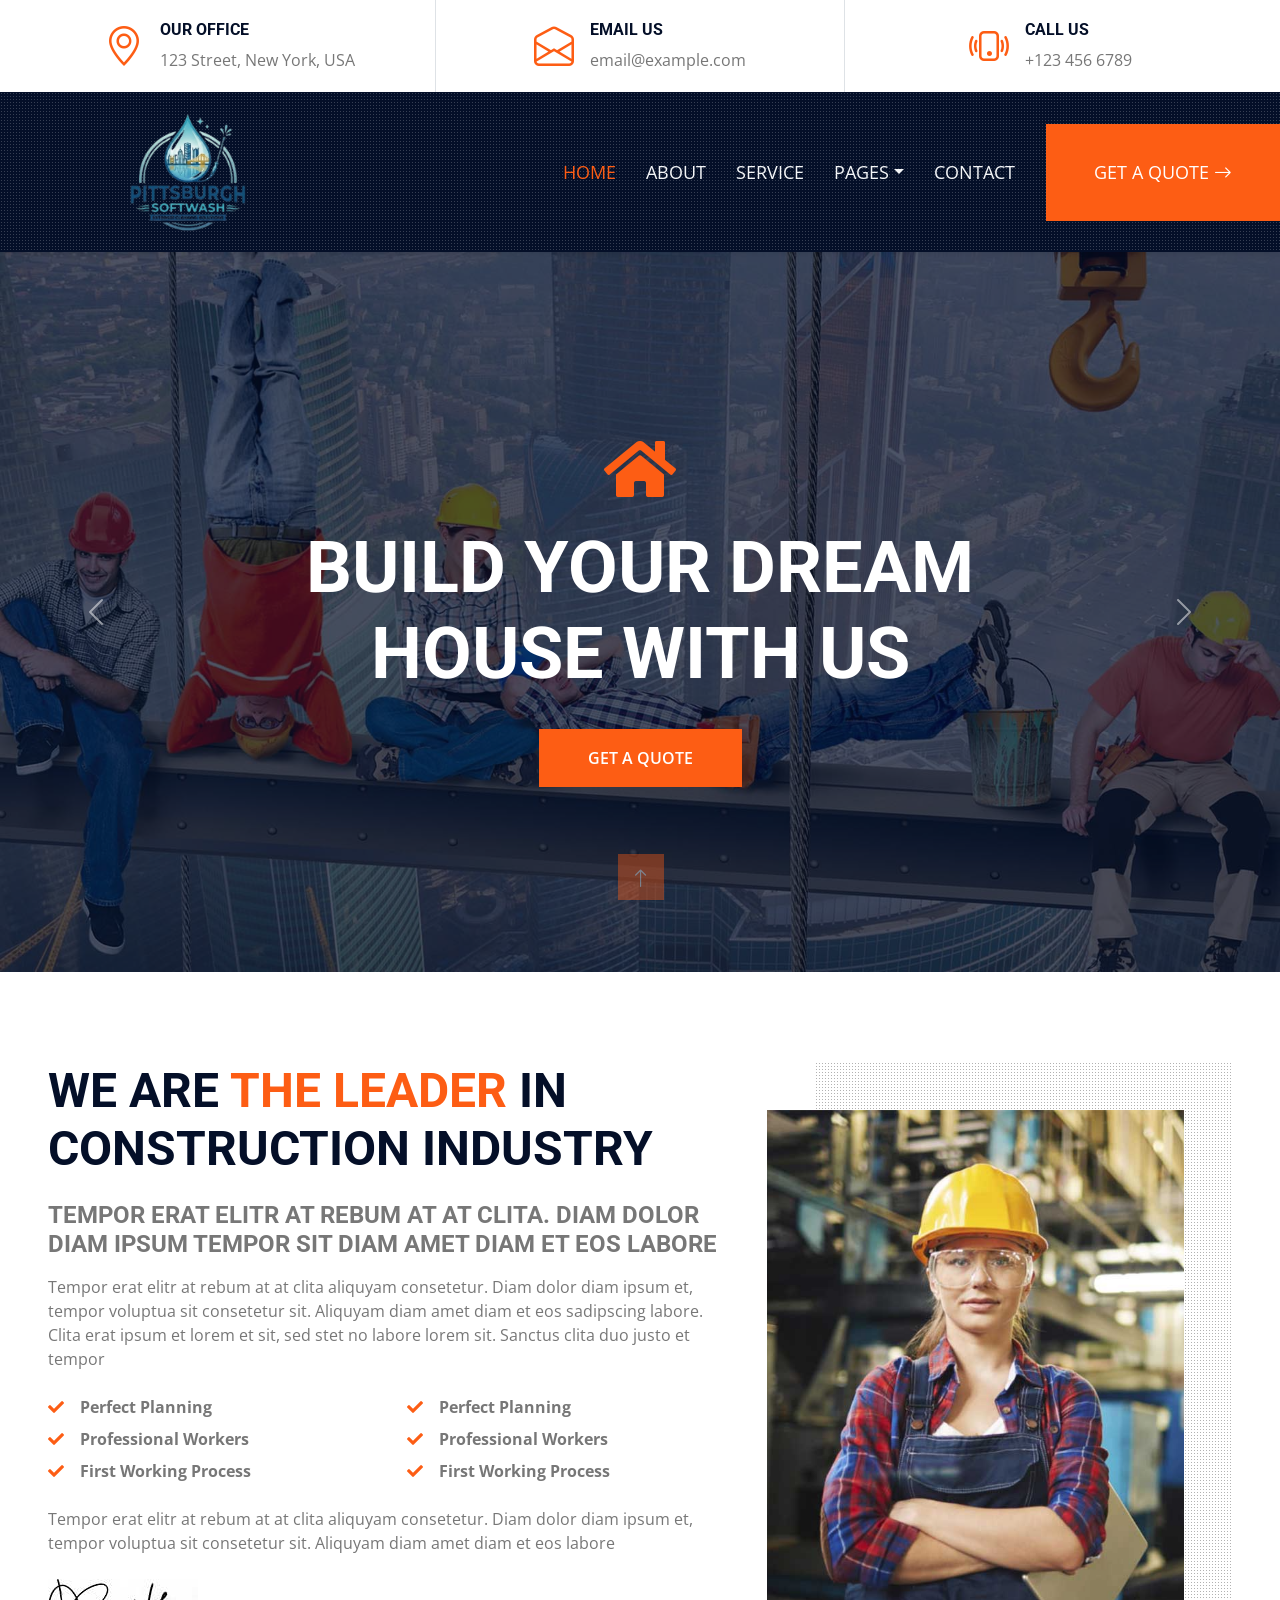
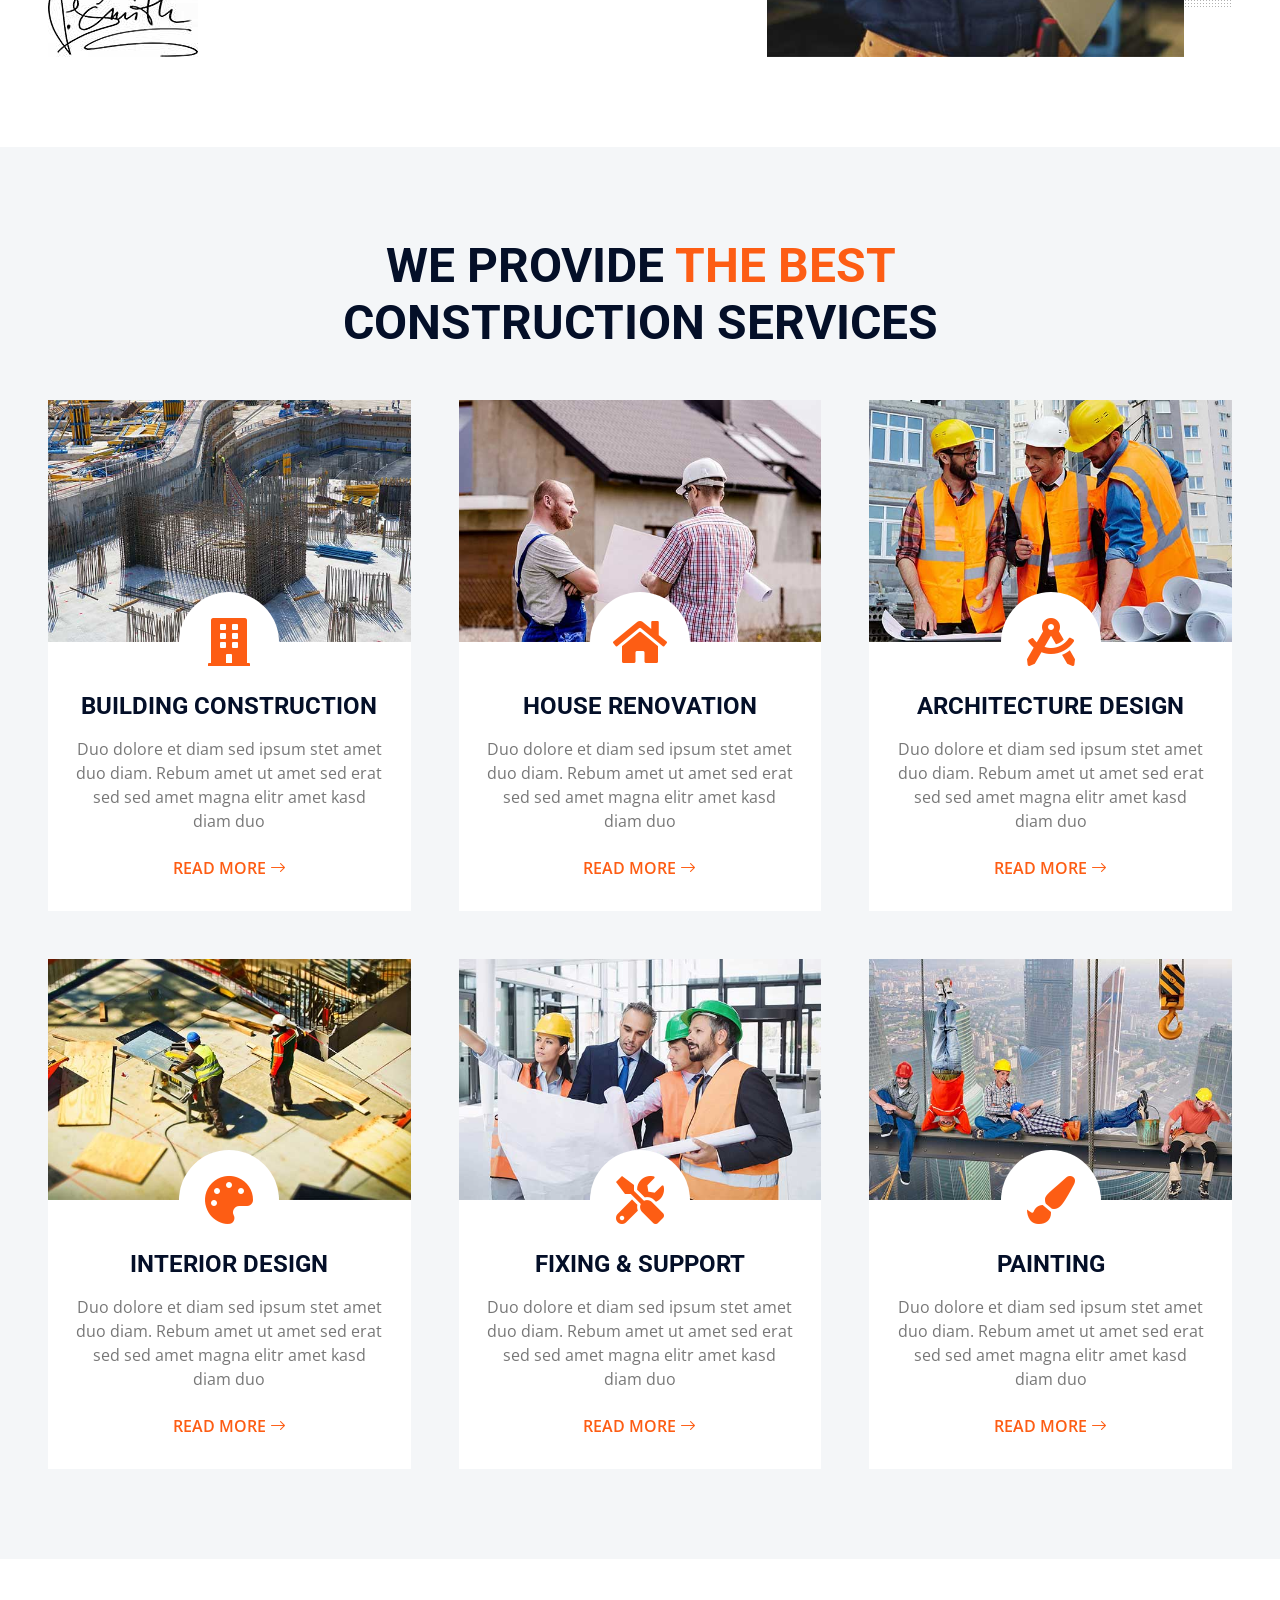
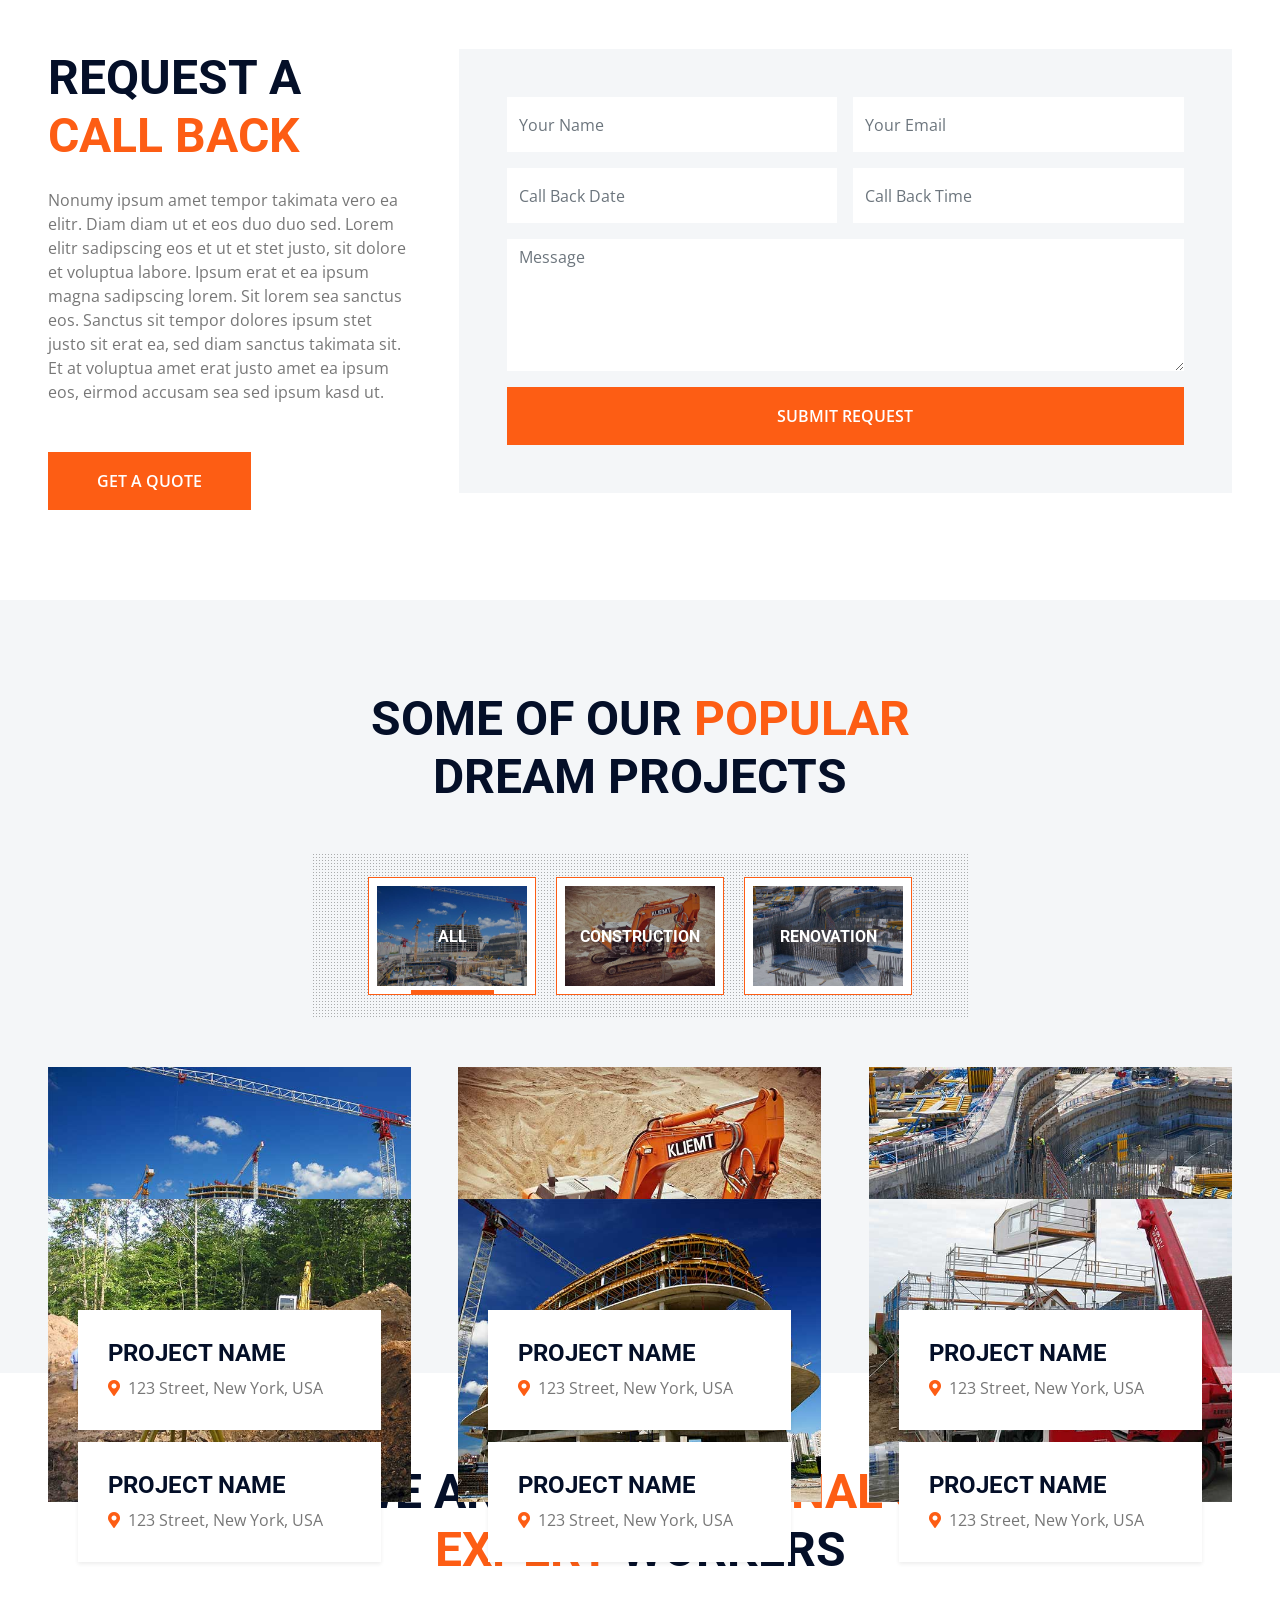
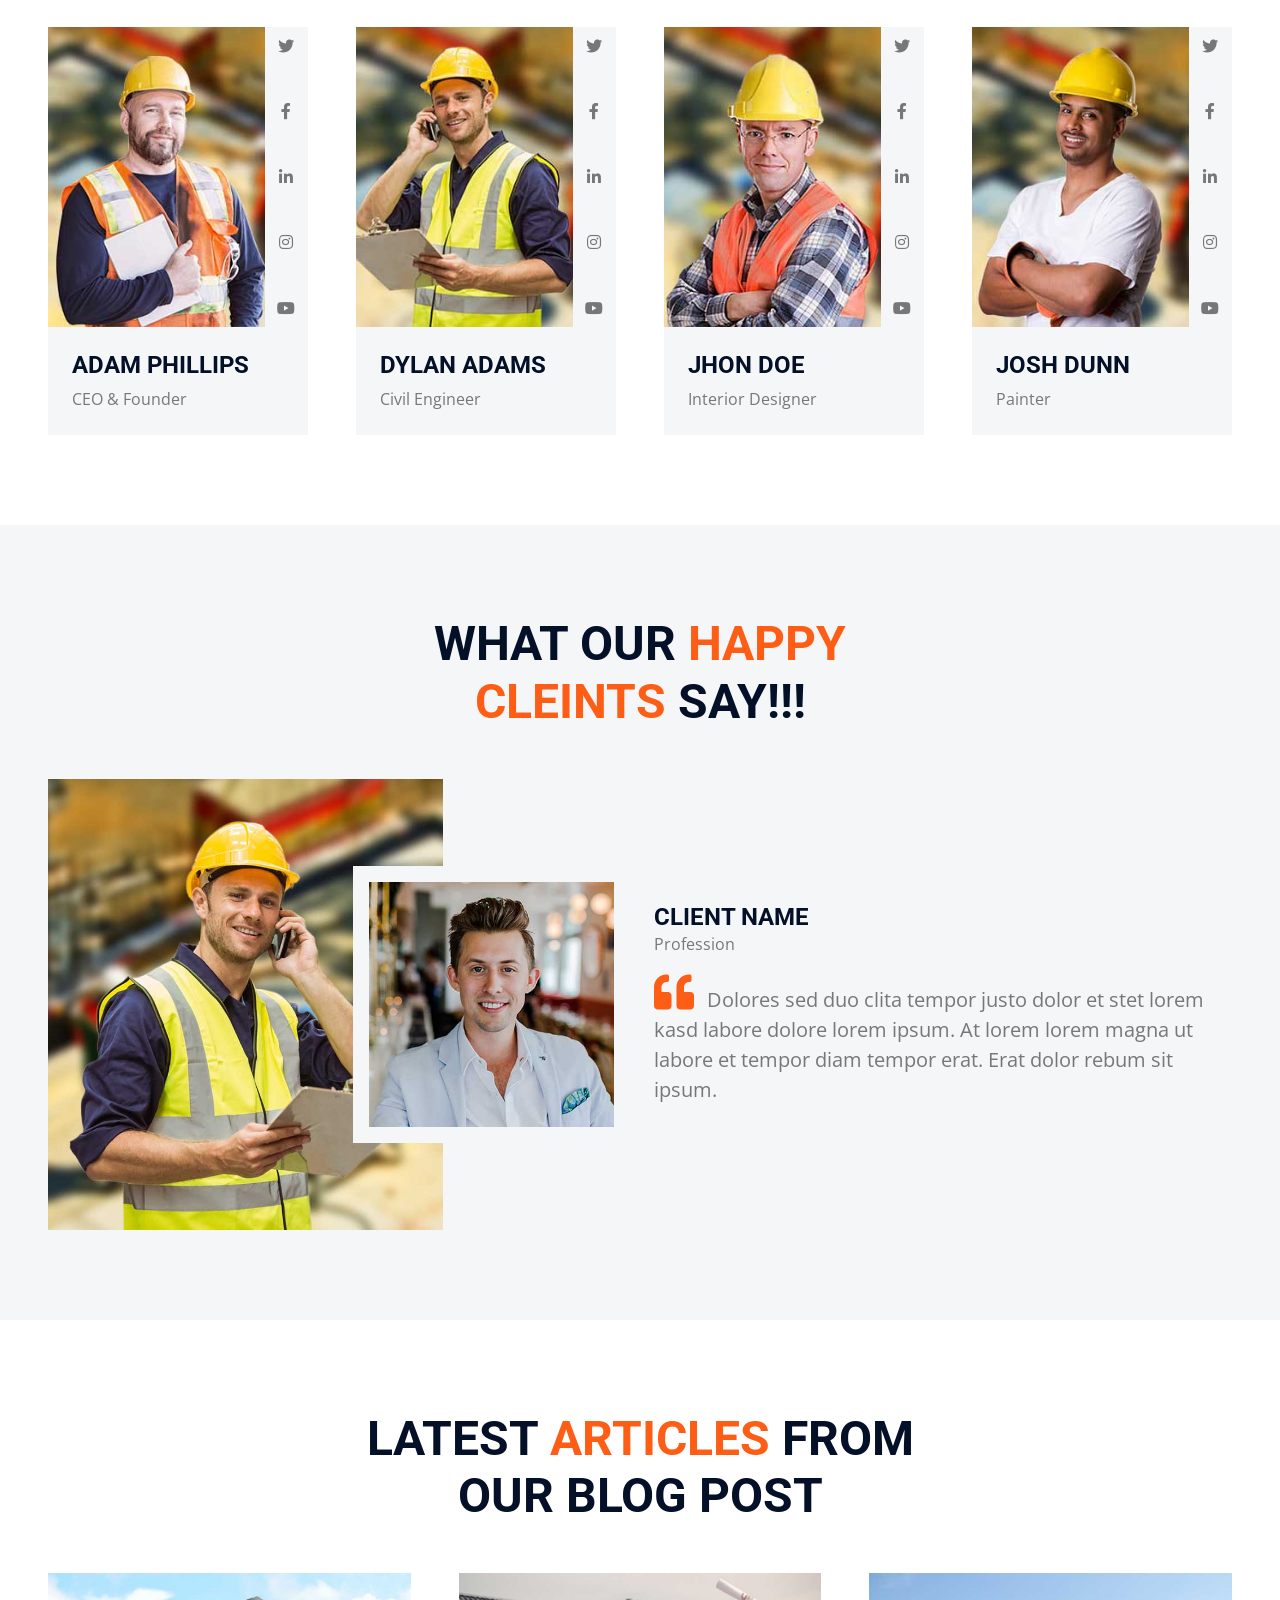
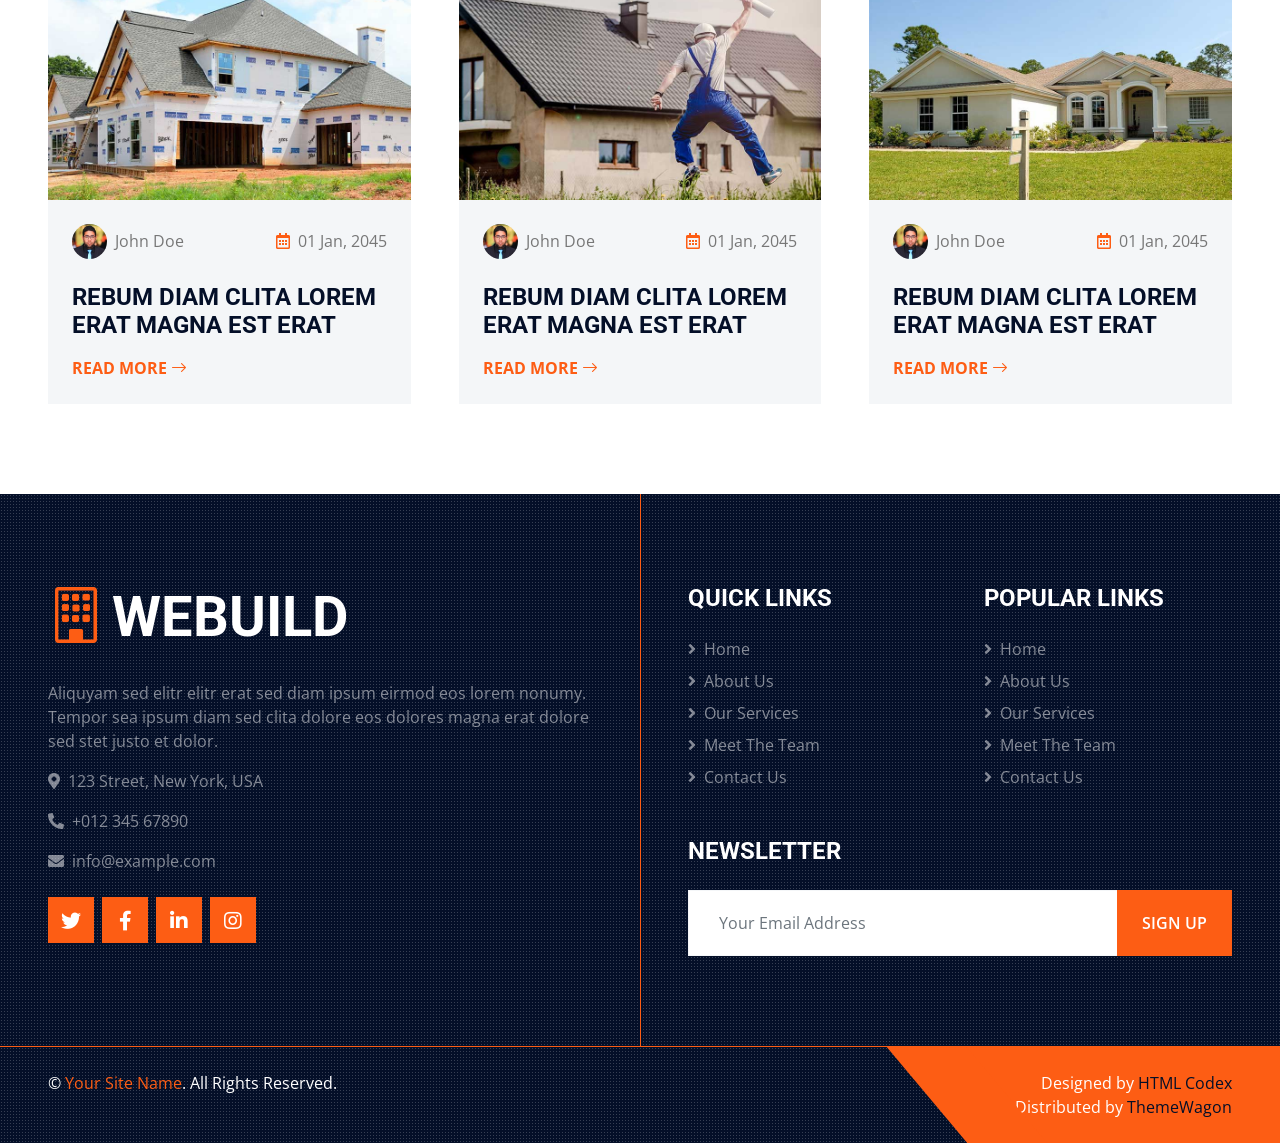
<file: index.html>
<!DOCTYPE html>
<html lang="en">

<head>
    <meta charset="utf-8">
    <title>Pittsburgh Softwash</title>
    <meta content="width=device-width, initial-scale=1.0" name="viewport">
    <meta content="Free HTML Templates" name="keywords">
    <meta content="Free HTML Templates" name="description">

    <!-- Favicon -->
    <link href="img/favicon.ico" rel="icon">

    <!-- Google Web Fonts -->
    <link rel="preconnect" href="https://fonts.gstatic.com">
    <link href="https://fonts.googleapis.com/css2?family=Open+Sans:wght@400;600&family=Roboto:wght@500;700&display=swap" rel="stylesheet"> 

    <!-- Icon Font Stylesheet -->
    <link href="https://cdnjs.cloudflare.com/ajax/libs/font-awesome/5.15.0/css/all.min.css" rel="stylesheet">
    <link href="https://cdn.jsdelivr.net/npm/bootstrap-icons@1.4.1/font/bootstrap-icons.css" rel="stylesheet">

    <!-- Libraries Stylesheet -->
    <link href="lib/owlcarousel/assets/owl.carousel.min.css" rel="stylesheet">
    <link href="lib/tempusdominus/css/tempusdominus-bootstrap-4.min.css" rel="stylesheet" />
    <link href="lib/lightbox/css/lightbox.min.css" rel="stylesheet">

    <!-- Customized Bootstrap Stylesheet -->
    <link href="css/bootstrap.min.css" rel="stylesheet">

    <!-- Template Stylesheet -->
    <link href="css/style.css" rel="stylesheet">
</head>

<body>
    <!-- Topbar Start -->
    <div class="container-fluid px-5 d-none d-lg-block">
        <div class="row gx-5">
            <div class="col-lg-4 text-center py-3">
                <div class="d-inline-flex align-items-center">
                    <i class="bi bi-geo-alt fs-1 text-primary me-3"></i>
                    <div class="text-start">
                        <h6 class="text-uppercase fw-bold">Our Office</h6>
                        <span>123 Street, New York, USA</span>
                    </div>
                </div>
            </div>
            <div class="col-lg-4 text-center border-start border-end py-3">
                <div class="d-inline-flex align-items-center">
                    <i class="bi bi-envelope-open fs-1 text-primary me-3"></i>
                    <div class="text-start">
                        <h6 class="text-uppercase fw-bold">Email Us</h6>
                        <span>email@example.com</span>
                    </div>
                </div>
            </div>
            <div class="col-lg-4 text-center py-3">
                <div class="d-inline-flex align-items-center">
                    <i class="bi bi-phone-vibrate fs-1 text-primary me-3"></i>
                    <div class="text-start">
                        <h6 class="text-uppercase fw-bold">Call Us</h6>
                        <span>+123 456 6789</span>
                    </div>
                </div>
            </div>
        </div>
    </div>
    <!-- Topbar End -->


    <!-- Navbar Start -->
    <div class="container-fluid sticky-top bg-dark bg-light-radial shadow-sm px-5 pe-lg-0">
        <nav class="navbar navbar-expand-lg bg-dark bg-light-radial navbar-dark py-3 py-lg-0">
            <a href="index.html" class="navbar-brand">
                <h3 class="m-0 display-4 text-uppercase text-white"><img height=150px width=auto src="img/IMG_0445-removebg-preview.png"></img></h3>
            </a>
            <button class="navbar-toggler" type="button" data-bs-toggle="collapse" data-bs-target="#navbarCollapse">
                <span class="navbar-toggler-icon"></span>
            </button>
            <div class="collapse navbar-collapse" id="navbarCollapse">
                <div class="navbar-nav ms-auto py-0">
                    <a href="index.html" class="nav-item nav-link active">Home</a>
                    <a href="about.html" class="nav-item nav-link">About</a>
                    <a href="service.html" class="nav-item nav-link">Service</a>
                    <div class="nav-item dropdown">
                        <a href="#" class="nav-link dropdown-toggle" data-bs-toggle="dropdown">Pages</a>
                        <div class="dropdown-menu m-0">
                            <a href="project.html" class="dropdown-item">Our Project</a>
                            <a href="team.html" class="dropdown-item">The Team</a>
                            <a href="testimonial.html" class="dropdown-item">Testimonial</a>
                            <a href="blog.html" class="dropdown-item">Blog Grid</a>
                            <a href="detail.html" class="dropdown-item">Blog Detail</a>
                        </div>
                    </div>
                    <a href="contact.html" class="nav-item nav-link">Contact</a>
                    <a href="" class="nav-item nav-link bg-primary text-white px-5 ms-3 d-none d-lg-block">Get A Quote <i class="bi bi-arrow-right"></i></a>
                </div>
            </div>
        </nav>
    </div>
    <!-- Navbar End -->


    <!-- Carousel Start -->
    <div class="container-fluid p-0">
        <div id="header-carousel" class="carousel slide carousel-fade" data-bs-ride="carousel">
            <div class="carousel-inner">
                <div class="carousel-item active">
                    <img class="w-100" src="img/carousel-1.jpg" alt="Image">
                    <div class="carousel-caption d-flex flex-column align-items-center justify-content-center">
                        <div class="p-3" style="max-width: 900px;">
                            <i class="fa fa-home fa-4x text-primary mb-4 d-none d-sm-block"></i>
                            <h1 class="display-2 text-uppercase text-white mb-md-4">Build Your Dream House With Us</h1>
                            <a href="" class="btn btn-primary py-md-3 px-md-5 mt-2">Get A Quote</a>
                        </div>
                    </div>
                </div>
                <div class="carousel-item">
                    <img class="w-100" src="img/carousel-2.jpg" alt="Image">
                    <div class="carousel-caption d-flex flex-column align-items-center justify-content-center">
                        <div class="p-3" style="max-width: 900px;">
                            <i class="fa fa-tools fa-4x text-primary mb-4 d-none d-sm-block"></i>
                            <h1 class="display-2 text-uppercase text-white mb-md-4">We Are Trusted For Your Project</h1>
                            <a href="" class="btn btn-primary py-md-3 px-md-5 mt-2">Contact Us</a>
                        </div>
                    </div>
                </div>
            </div>
            <button class="carousel-control-prev" type="button" data-bs-target="#header-carousel"
                data-bs-slide="prev">
                <span class="carousel-control-prev-icon" aria-hidden="true"></span>
                <span class="visually-hidden">Previous</span>
            </button>
            <button class="carousel-control-next" type="button" data-bs-target="#header-carousel"
                data-bs-slide="next">
                <span class="carousel-control-next-icon" aria-hidden="true"></span>
                <span class="visually-hidden">Next</span>
            </button>
        </div>
    </div>
    <!-- Carousel End -->


    <!-- About Start -->
    <div class="container-fluid py-6 px-5">
        <div class="row g-5">
            <div class="col-lg-7">
                <h1 class="display-5 text-uppercase mb-4">We are <span class="text-primary">the Leader</span> in Construction Industry</h1>
                <h4 class="text-uppercase mb-3 text-body">Tempor erat elitr at rebum at at clita. Diam dolor diam ipsum tempor sit diam amet diam et eos labore</h4>
                <p>Tempor erat elitr at rebum at at clita aliquyam consetetur. Diam dolor diam ipsum et, tempor voluptua sit consetetur sit. Aliquyam diam amet diam et eos sadipscing labore. Clita erat ipsum et lorem et sit, sed stet no labore lorem sit. Sanctus clita duo justo et tempor</p>
                <div class="row gx-5 py-2">
                    <div class="col-sm-6 mb-2">
                        <p class="fw-bold mb-2"><i class="fa fa-check text-primary me-3"></i>Perfect Planning</p>
                        <p class="fw-bold mb-2"><i class="fa fa-check text-primary me-3"></i>Professional Workers</p>
                        <p class="fw-bold mb-2"><i class="fa fa-check text-primary me-3"></i>First Working Process</p>
                    </div>
                    <div class="col-sm-6 mb-2">
                        <p class="fw-bold mb-2"><i class="fa fa-check text-primary me-3"></i>Perfect Planning</p>
                        <p class="fw-bold mb-2"><i class="fa fa-check text-primary me-3"></i>Professional Workers</p>
                        <p class="fw-bold mb-2"><i class="fa fa-check text-primary me-3"></i>First Working Process</p>
                    </div>
                </div>
                <p class="mb-4">Tempor erat elitr at rebum at at clita aliquyam consetetur. Diam dolor diam ipsum et, tempor voluptua sit consetetur sit. Aliquyam diam amet diam et eos labore</p>
                <img src="img/signature.jpg" alt="">
            </div>
            <div class="col-lg-5 pb-5" style="min-height: 400px;">
                <div class="position-relative bg-dark-radial h-100 ms-5">
                    <img class="position-absolute w-100 h-100 mt-5 ms-n5" src="img/about.jpg" style="object-fit: cover;">
                </div>
            </div>
        </div>
    </div>
    <!-- About End -->
    

    <!-- Services Start -->
    <div class="container-fluid bg-light py-6 px-5">
        <div class="text-center mx-auto mb-5" style="max-width: 600px;">
            <h1 class="display-5 text-uppercase mb-4">We Provide <span class="text-primary">The Best</span> Construction Services</h1>
        </div>
        <div class="row g-5">
            <div class="col-lg-4 col-md-6">
                <div class="service-item bg-white d-flex flex-column align-items-center text-center">
                    <img class="img-fluid" src="img/service-1.jpg" alt="">
                    <div class="service-icon bg-white">
                        <i class="fa fa-3x fa-building text-primary"></i>
                    </div>
                    <div class="px-4 pb-4">
                        <h4 class="text-uppercase mb-3">Building Construction</h4>
                        <p>Duo dolore et diam sed ipsum stet amet duo diam. Rebum amet ut amet sed erat sed sed amet magna elitr amet kasd diam duo</p>
                        <a class="btn text-primary" href="">Read More <i class="bi bi-arrow-right"></i></a>
                    </div>
                </div>
            </div>
            <div class="col-lg-4 col-md-6">
                <div class="service-item bg-white rounded d-flex flex-column align-items-center text-center">
                    <img class="img-fluid" src="img/service-2.jpg" alt="">
                    <div class="service-icon bg-white">
                        <i class="fa fa-3x fa-home text-primary"></i>
                    </div>
                    <div class="px-4 pb-4">
                        <h4 class="text-uppercase mb-3">House Renovation</h4>
                        <p>Duo dolore et diam sed ipsum stet amet duo diam. Rebum amet ut amet sed erat sed sed amet magna elitr amet kasd diam duo</p>
                        <a class="btn text-primary" href="">Read More <i class="bi bi-arrow-right"></i></a>
                    </div>
                </div>
            </div>
            <div class="col-lg-4 col-md-6">
                <div class="service-item bg-white rounded d-flex flex-column align-items-center text-center">
                    <img class="img-fluid" src="img/service-3.jpg" alt="">
                    <div class="service-icon bg-white">
                        <i class="fa fa-3x fa-drafting-compass text-primary"></i>
                    </div>
                    <div class="px-4 pb-4">
                        <h4 class="text-uppercase mb-3">Architecture Design</h4>
                        <p>Duo dolore et diam sed ipsum stet amet duo diam. Rebum amet ut amet sed erat sed sed amet magna elitr amet kasd diam duo</p>
                        <a class="btn text-primary" href="">Read More <i class="bi bi-arrow-right"></i></a>
                    </div>
                </div>
            </div>
            <div class="col-lg-4 col-md-6">
                <div class="service-item bg-white rounded d-flex flex-column align-items-center text-center">
                    <img class="img-fluid" src="img/service-4.jpg" alt="">
                    <div class="service-icon bg-white">
                        <i class="fa fa-3x fa-palette text-primary"></i>
                    </div>
                    <div class="px-4 pb-4">
                        <h4 class="text-uppercase mb-3">Interior Design</h4>
                        <p>Duo dolore et diam sed ipsum stet amet duo diam. Rebum amet ut amet sed erat sed sed amet magna elitr amet kasd diam duo</p>
                        <a class="btn text-primary" href="">Read More <i class="bi bi-arrow-right"></i></a>
                    </div>
                </div>
            </div>
            <div class="col-lg-4 col-md-6">
                <div class="service-item bg-white rounded d-flex flex-column align-items-center text-center">
                    <img class="img-fluid" src="img/service-5.jpg" alt="">
                    <div class="service-icon bg-white">
                        <i class="fa fa-3x fa-tools text-primary"></i>
                    </div>
                    <div class="px-4 pb-4">
                        <h4 class="text-uppercase mb-3">Fixing & Support</h4>
                        <p>Duo dolore et diam sed ipsum stet amet duo diam. Rebum amet ut amet sed erat sed sed amet magna elitr amet kasd diam duo</p>
                        <a class="btn text-primary" href="">Read More <i class="bi bi-arrow-right"></i></a>
                    </div>
                </div>
            </div>
            <div class="col-lg-4 col-md-6">
                <div class="service-item bg-white rounded d-flex flex-column align-items-center text-center">
                    <img class="img-fluid" src="img/service-6.jpg" alt="">
                    <div class="service-icon bg-white">
                        <i class="fa fa-3x fa-paint-brush text-primary"></i>
                    </div>
                    <div class="px-4 pb-4">
                        <h4 class="text-uppercase mb-3">Painting</h4>
                        <p>Duo dolore et diam sed ipsum stet amet duo diam. Rebum amet ut amet sed erat sed sed amet magna elitr amet kasd diam duo</p>
                        <a class="btn text-primary" href="">Read More <i class="bi bi-arrow-right"></i></a>
                    </div>
                </div>
            </div>
        </div>
    </div>
    <!-- Services End -->


    <!-- Appointment Start -->
    <div class="container-fluid py-6 px-5">
        <div class="row gx-5">
            <div class="col-lg-4 mb-5 mb-lg-0">
                <div class="mb-4">
                    <h1 class="display-5 text-uppercase mb-4">Request A <span class="text-primary">Call Back</span></h1>
                </div>
                <p class="mb-5">Nonumy ipsum amet tempor takimata vero ea elitr. Diam diam ut et eos duo duo sed. Lorem elitr sadipscing eos et ut et stet justo, sit dolore et voluptua labore. Ipsum erat et ea ipsum magna sadipscing lorem. Sit lorem sea sanctus eos. Sanctus sit tempor dolores ipsum stet justo sit erat ea, sed diam sanctus takimata sit. Et at voluptua amet erat justo amet ea ipsum eos, eirmod accusam sea sed ipsum kasd ut.</p>
                <a class="btn btn-primary py-3 px-5" href="">Get A Quote</a>
            </div>
            <div class="col-lg-8">
                <div class="bg-light text-center p-5">
                    <form>
                        <div class="row g-3">
                            <div class="col-12 col-sm-6">
                                <input type="text" class="form-control border-0" placeholder="Your Name" style="height: 55px;">
                            </div>
                            <div class="col-12 col-sm-6">
                                <input type="email" class="form-control border-0" placeholder="Your Email" style="height: 55px;">
                            </div>
                            <div class="col-12 col-sm-6">
                                <div class="date" id="date" data-target-input="nearest">
                                    <input type="text"
                                        class="form-control border-0 datetimepicker-input"
                                        placeholder="Call Back Date" data-target="#date" data-toggle="datetimepicker" style="height: 55px;">
                                </div>
                            </div>
                            <div class="col-12 col-sm-6">
                                <div class="time" id="time" data-target-input="nearest">
                                    <input type="text"
                                        class="form-control border-0 datetimepicker-input"
                                        placeholder="Call Back Time" data-target="#time" data-toggle="datetimepicker" style="height: 55px;">
                                </div>
                            </div>
                            <div class="col-12">
                                <textarea class="form-control border-0" rows="5" placeholder="Message"></textarea>
                            </div>
                            <div class="col-12">
                                <button class="btn btn-primary w-100 py-3" type="submit">Submit Request</button>
                            </div>
                        </div>
                    </form>
                </div>
            </div>
        </div>
    </div>
    <!-- Appointment End -->


    <!-- Portfolio Start -->
    <div class="container-fluid bg-light py-6 px-5">
        <div class="text-center mx-auto mb-5" style="max-width: 600px;">
            <h1 class="display-5 text-uppercase mb-4">Some Of Our <span class="text-primary">Popular</span> Dream Projects</h1>
        </div>
        <div class="row gx-5">
            <div class="col-12 text-center">
                <div class="d-inline-block bg-dark-radial text-center pt-4 px-5 mb-5">
                    <ul class="list-inline mb-0" id="portfolio-flters">
                        <li class="btn btn-outline-primary bg-white p-2 active mx-2 mb-4" data-filter="*">
                            <img src="img/portfolio-1.jpg" style="width: 150px; height: 100px;">
                            <div class="position-absolute top-0 start-0 end-0 bottom-0 m-2 d-flex align-items-center justify-content-center" style="background: rgba(4, 15, 40, .3);">
                                <h6 class="text-white text-uppercase m-0">All</h6>
                            </div>
                        </li>
                        <li class="btn btn-outline-primary bg-white p-2 mx-2 mb-4" data-filter=".first">
                            <img src="img/portfolio-2.jpg" style="width: 150px; height: 100px;">
                            <div class="position-absolute top-0 start-0 end-0 bottom-0 m-2 d-flex align-items-center justify-content-center" style="background: rgba(4, 15, 40, .3);">
                                <h6 class="text-white text-uppercase m-0">Construction</h6>
                            </div>
                        </li>
                        <li class="btn btn-outline-primary bg-white p-2 mx-2 mb-4" data-filter=".second">
                            <img src="img/portfolio-3.jpg" style="width: 150px; height: 100px;">
                            <div class="position-absolute top-0 start-0 end-0 bottom-0 m-2 d-flex align-items-center justify-content-center" style="background: rgba(4, 15, 40, .3);">
                                <h6 class="text-white text-uppercase m-0">Renovation</h6>
                            </div>
                        </li>
                    </ul>
                </div>
            </div>
        </div>
        <div class="row g-5 portfolio-container">
            <div class="col-xl-4 col-lg-6 col-md-6 portfolio-item first">
                <div class="position-relative portfolio-box">
                    <img class="img-fluid w-100" src="img/portfolio-1.jpg" alt="">
                    <a class="portfolio-title shadow-sm" href="">
                        <p class="h4 text-uppercase">Project Name</p>
                        <span class="text-body"><i class="fa fa-map-marker-alt text-primary me-2"></i>123 Street, New York, USA</span>
                    </a>
                    <a class="portfolio-btn" href="img/portfolio-1.jpg" data-lightbox="portfolio">
                        <i class="bi bi-plus text-white"></i>
                    </a>
                </div>
            </div>
            <div class="col-xl-4 col-lg-6 col-md-6 portfolio-item second">
                <div class="position-relative portfolio-box">
                    <img class="img-fluid w-100" src="img/portfolio-2.jpg" alt="">
                    <a class="portfolio-title shadow-sm" href="">
                        <p class="h4 text-uppercase">Project Name</p>
                        <span class="text-body"><i class="fa fa-map-marker-alt text-primary me-2"></i>123 Street, New York, USA</span>
                    </a>
                    <a class="portfolio-btn" href="img/portfolio-2.jpg" data-lightbox="portfolio">
                        <i class="bi bi-plus text-white"></i>
                    </a>
                </div>
            </div>
            <div class="col-xl-4 col-lg-6 col-md-6 portfolio-item first">
                <div class="position-relative portfolio-box">
                    <img class="img-fluid w-100" src="img/portfolio-3.jpg" alt="">
                    <a class="portfolio-title shadow-sm" href="">
                        <p class="h4 text-uppercase">Project Name</p>
                        <span class="text-body"><i class="fa fa-map-marker-alt text-primary me-2"></i>123 Street, New York, USA</span>
                    </a>
                    <a class="portfolio-btn" href="img/portfolio-3.jpg" data-lightbox="portfolio">
                        <i class="bi bi-plus text-white"></i>
                    </a>
                </div>
            </div>
            <div class="col-xl-4 col-lg-6 col-md-6 portfolio-item second">
                <div class="position-relative portfolio-box">
                    <img class="img-fluid w-100" src="img/portfolio-4.jpg" alt="">
                    <a class="portfolio-title shadow-sm" href="">
                        <p class="h4 text-uppercase">Project Name</p>
                        <span class="text-body"><i class="fa fa-map-marker-alt text-primary me-2"></i>123 Street, New York, USA</span>
                    </a>
                    <a class="portfolio-btn" href="img/portfolio-4.jpg" data-lightbox="portfolio">
                        <i class="bi bi-plus text-white"></i>
                    </a>
                </div>
            </div>
            <div class="col-xl-4 col-lg-6 col-md-6 portfolio-item first">
                <div class="position-relative portfolio-box">
                    <img class="img-fluid w-100" src="img/portfolio-5.jpg" alt="">
                    <a class="portfolio-title shadow-sm" href="">
                        <p class="h4 text-uppercase">Project Name</p>
                        <span class="text-body"><i class="fa fa-map-marker-alt text-primary me-2"></i>123 Street, New York, USA</span>
                    </a>
                    <a class="portfolio-btn" href="img/portfolio-5.jpg" data-lightbox="portfolio">
                        <i class="bi bi-plus text-white"></i>
                    </a>
                </div>
            </div>
            <div class="col-xl-4 col-lg-6 col-md-6 portfolio-item second">
                <div class="position-relative portfolio-box">
                    <img class="img-fluid w-100" src="img/portfolio-6.jpg" alt="">
                    <a class="portfolio-title shadow-sm" href="">
                        <p class="h4 text-uppercase">Project Name</p>
                        <span class="text-body"><i class="fa fa-map-marker-alt text-primary me-2"></i>123 Street, New York, USA</span>
                    </a>
                    <a class="portfolio-btn" href="img/portfolio-6.jpg" data-lightbox="portfolio">
                        <i class="bi bi-plus text-white"></i>
                    </a>
                </div>
            </div>
        </div>
    </div>
    <!-- Portfolio End -->


    <!-- Team Start -->
    <div class="container-fluid py-6 px-5">
        <div class="text-center mx-auto mb-5" style="max-width: 600px;">
            <h1 class="display-5 text-uppercase mb-4">We Are <span class="text-primary">Professional & Expert</span> Workers</h1>
        </div>
        <div class="row g-5">
            <div class="col-xl-3 col-lg-4 col-md-6">
                <div class="row g-0">
                    <div class="col-10" style="min-height: 300px;">
                        <div class="position-relative h-100">
                            <img class="position-absolute w-100 h-100" src="img/team-1.jpg" style="object-fit: cover;">
                        </div>
                    </div>
                    <div class="col-2">
                        <div class="h-100 d-flex flex-column align-items-center justify-content-between bg-light">
                            <a class="btn" href="#"><i class="fab fa-twitter"></i></a>
                            <a class="btn" href="#"><i class="fab fa-facebook-f"></i></a>
                            <a class="btn" href="#"><i class="fab fa-linkedin-in"></i></a>
                            <a class="btn" href="#"><i class="fab fa-instagram"></i></a>
                            <a class="btn" href="#"><i class="fab fa-youtube"></i></a>
                        </div>
                    </div>
                    <div class="col-12">
                        <div class="bg-light p-4">
                            <h4 class="text-uppercase">Adam Phillips</h4>
                            <span>CEO & Founder</span>
                        </div>
                    </div>
                </div>
            </div>
            <div class="col-xl-3 col-lg-4 col-md-6">
                <div class="row g-0">
                    <div class="col-10" style="min-height: 300px;">
                        <div class="position-relative h-100">
                            <img class="position-absolute w-100 h-100" src="img/team-2.jpg" style="object-fit: cover;">
                        </div>
                    </div>
                    <div class="col-2">
                        <div class="h-100 d-flex flex-column align-items-center justify-content-between bg-light">
                            <a class="btn" href="#"><i class="fab fa-twitter"></i></a>
                            <a class="btn" href="#"><i class="fab fa-facebook-f"></i></a>
                            <a class="btn" href="#"><i class="fab fa-linkedin-in"></i></a>
                            <a class="btn" href="#"><i class="fab fa-instagram"></i></a>
                            <a class="btn" href="#"><i class="fab fa-youtube"></i></a>
                        </div>
                    </div>
                    <div class="col-12">
                        <div class="bg-light p-4">
                            <h4 class="text-uppercase">Dylan Adams</h4>
                            <span>Civil Engineer</span>
                        </div>
                    </div>
                </div>
            </div>
            <div class="col-xl-3 col-lg-4 col-md-6">
                <div class="row g-0">
                    <div class="col-10" style="min-height: 300px;">
                        <div class="position-relative h-100">
                            <img class="position-absolute w-100 h-100" src="img/team-3.jpg" style="object-fit: cover;">
                        </div>
                    </div>
                    <div class="col-2">
                        <div class="h-100 d-flex flex-column align-items-center justify-content-between bg-light">
                            <a class="btn" href="#"><i class="fab fa-twitter"></i></a>
                            <a class="btn" href="#"><i class="fab fa-facebook-f"></i></a>
                            <a class="btn" href="#"><i class="fab fa-linkedin-in"></i></a>
                            <a class="btn" href="#"><i class="fab fa-instagram"></i></a>
                            <a class="btn" href="#"><i class="fab fa-youtube"></i></a>
                        </div>
                    </div>
                    <div class="col-12">
                        <div class="bg-light p-4">
                            <h4 class="text-uppercase">Jhon Doe</h4>
                            <span>Interior Designer</span>
                        </div>
                    </div>
                </div>
            </div>
            <div class="col-xl-3 col-lg-4 col-md-6">
                <div class="row g-0">
                    <div class="col-10" style="min-height: 300px;">
                        <div class="position-relative h-100">
                            <img class="position-absolute w-100 h-100" src="img/team-4.jpg" style="object-fit: cover;">
                        </div>
                    </div>
                    <div class="col-2">
                        <div class="h-100 d-flex flex-column align-items-center justify-content-between bg-light">
                            <a class="btn" href="#"><i class="fab fa-twitter"></i></a>
                            <a class="btn" href="#"><i class="fab fa-facebook-f"></i></a>
                            <a class="btn" href="#"><i class="fab fa-linkedin-in"></i></a>
                            <a class="btn" href="#"><i class="fab fa-instagram"></i></a>
                            <a class="btn" href="#"><i class="fab fa-youtube"></i></a>
                        </div>
                    </div>
                    <div class="col-12">
                        <div class="bg-light p-4">
                            <h4 class="text-uppercase">Josh Dunn</h4>
                            <span>Painter</span>
                        </div>
                    </div>
                </div>
            </div>
        </div>
    </div>
    <!-- Team End -->


    <!-- Testimonial Start -->
    <div class="container-fluid bg-light py-6 px-5">
        <div class="text-center mx-auto mb-5" style="max-width: 600px;">
            <h1 class="display-5 text-uppercase mb-4">What Our <span class="text-primary">Happy Cleints</span> Say!!!</h1>
        </div>
        <div class="row gx-0 align-items-center">
            <div class="col-xl-4 col-lg-5 d-none d-lg-block">
                <img class="img-fluid w-100 h-100" src="img/testimonial.jpg">
            </div>
            <div class="col-xl-8 col-lg-7 col-md-12">
                <div class="testimonial bg-light">
                    <div class="owl-carousel testimonial-carousel">
                        <div class="row gx-4 align-items-center">
                            <div class="col-xl-4 col-lg-5 col-md-5">
                                <img class="img-fluid w-100 h-100 bg-light p-lg-3 mb-4 mb-md-0" src="img/testimonial-1.jpg" alt="">
                            </div>
                            <div class="col-xl-8 col-lg-7 col-md-7">
                                <h4 class="text-uppercase mb-0">Client Name</h4>
                                <p>Profession</p>
                                <p class="fs-5 mb-0"><i class="fa fa-2x fa-quote-left text-primary me-2"></i> Dolores sed duo
                                    clita tempor justo dolor et stet lorem kasd labore dolore lorem ipsum. At lorem
                                    lorem magna ut labore et tempor diam tempor erat. Erat dolor rebum sit
                                    ipsum.</p>
                            </div>
                        </div>
                        <div class="row gx-4 align-items-center">
                            <div class="col-xl-4 col-lg-5 col-md-5">
                                <img class="img-fluid w-100 h-100 bg-light p-lg-3 mb-4 mb-md-0" src="img/testimonial-2.jpg" alt="">
                            </div>
                            <div class="col-xl-8 col-lg-7 col-md-7">
                                <h4 class="text-uppercase mb-0">Client Name</h4>
                                <p>Profession</p>
                                <p class="fs-5 mb-0"><i class="fa fa-2x fa-quote-left text-primary me-2"></i> Dolores sed duo
                                    clita tempor justo dolor et stet lorem kasd labore dolore lorem ipsum. At lorem
                                    lorem magna ut labore et tempor diam tempor erat. Erat dolor rebum sit
                                    ipsum.</p>
                            </div>
                        </div>
                    </div>
                </div>
            </div>
        </div>
    </div>
    <!-- Testimonial End -->


    <!-- Blog Start -->
    <div class="container-fluid py-6 px-5">
        <div class="text-center mx-auto mb-5" style="max-width: 600px;">
            <h1 class="display-5 text-uppercase mb-4">Latest <span class="text-primary">Articles</span> From Our Blog Post</h1>
        </div>
        <div class="row g-5">
            <div class="col-lg-4 col-md-6">
                <div class="bg-light">
                    <img class="img-fluid" src="img/blog-1.jpg" alt="">
                    <div class="p-4">
                        <div class="d-flex justify-content-between mb-4">
                            <div class="d-flex align-items-center">
                                <img class="rounded-circle me-2" src="img/user.jpg" width="35" height="35" alt="">
                                <span>John Doe</span>
                            </div>
                            <div class="d-flex align-items-center">
                                <span class="ms-3"><i class="far fa-calendar-alt text-primary me-2"></i>01 Jan, 2045</span>
                            </div>
                        </div>
                        <h4 class="text-uppercase mb-3">Rebum diam clita lorem erat magna est erat</h4>
                        <a class="text-uppercase fw-bold" href="">Read More <i class="bi bi-arrow-right"></i></a>
                    </div>
                </div>
            </div>
            <div class="col-lg-4 col-md-6">
                <div class="bg-light">
                    <img class="img-fluid" src="img/blog-2.jpg" alt="">
                    <div class="p-4">
                        <div class="d-flex justify-content-between mb-4">
                            <div class="d-flex align-items-center">
                                <img class="rounded-circle me-2" src="img/user.jpg" width="35" height="35" alt="">
                                <span>John Doe</span>
                            </div>
                            <div class="d-flex align-items-center">
                                <span class="ms-3"><i class="far fa-calendar-alt text-primary me-2"></i>01 Jan, 2045</span>
                            </div>
                        </div>
                        <h4 class="text-uppercase mb-3">Rebum diam clita lorem erat magna est erat</h4>
                        <a class="text-uppercase fw-bold" href="">Read More <i class="bi bi-arrow-right"></i></a>
                    </div>
                </div>
            </div>
            <div class="col-lg-4 col-md-6">
                <div class="bg-light">
                    <img class="img-fluid" src="img/blog-3.jpg" alt="">
                    <div class="p-4">
                        <div class="d-flex justify-content-between mb-4">
                            <div class="d-flex align-items-center">
                                <img class="rounded-circle me-2" src="img/user.jpg" width="35" height="35" alt="">
                                <span>John Doe</span>
                            </div>
                            <div class="d-flex align-items-center">
                                <span class="ms-3"><i class="far fa-calendar-alt text-primary me-2"></i>01 Jan, 2045</span>
                            </div>
                        </div>
                        <h4 class="text-uppercase mb-3">Rebum diam clita lorem erat magna est erat</h4>
                        <a class="text-uppercase fw-bold" href="">Read More <i class="bi bi-arrow-right"></i></a>
                    </div>
                </div>
            </div>
        </div>
    </div>
    <!-- Blog End -->
    

    <!-- Footer Start -->
    <div class="footer container-fluid position-relative bg-dark bg-light-radial text-white-50 py-6 px-5">
        <div class="row g-5">
            <div class="col-lg-6 pe-lg-5">
                <a href="index.html" class="navbar-brand">
                    <h1 class="m-0 display-4 text-uppercase text-white"><i class="bi bi-building text-primary me-2"></i>WEBUILD</h1>
                </a>
                <p>Aliquyam sed elitr elitr erat sed diam ipsum eirmod eos lorem nonumy. Tempor sea ipsum diam  sed clita dolore eos dolores magna erat dolore sed stet justo et dolor.</p>
                <p><i class="fa fa-map-marker-alt me-2"></i>123 Street, New York, USA</p>
                <p><i class="fa fa-phone-alt me-2"></i>+012 345 67890</p>
                <p><i class="fa fa-envelope me-2"></i>info@example.com</p>
                <div class="d-flex justify-content-start mt-4">
                    <a class="btn btn-lg btn-primary btn-lg-square rounded-0 me-2" href="#"><i class="fab fa-twitter"></i></a>
                    <a class="btn btn-lg btn-primary btn-lg-square rounded-0 me-2" href="#"><i class="fab fa-facebook-f"></i></a>
                    <a class="btn btn-lg btn-primary btn-lg-square rounded-0 me-2" href="#"><i class="fab fa-linkedin-in"></i></a>
                    <a class="btn btn-lg btn-primary btn-lg-square rounded-0" href="#"><i class="fab fa-instagram"></i></a>
                </div>
            </div>
            <div class="col-lg-6 ps-lg-5">
                <div class="row g-5">
                    <div class="col-sm-6">
                        <h4 class="text-white text-uppercase mb-4">Quick Links</h4>
                        <div class="d-flex flex-column justify-content-start">
                            <a class="text-white-50 mb-2" href="#"><i class="fa fa-angle-right me-2"></i>Home</a>
                            <a class="text-white-50 mb-2" href="#"><i class="fa fa-angle-right me-2"></i>About Us</a>
                            <a class="text-white-50 mb-2" href="#"><i class="fa fa-angle-right me-2"></i>Our Services</a>
                            <a class="text-white-50 mb-2" href="#"><i class="fa fa-angle-right me-2"></i>Meet The Team</a>
                            <a class="text-white-50" href="#"><i class="fa fa-angle-right me-2"></i>Contact Us</a>
                        </div>
                    </div>
                    <div class="col-sm-6">
                        <h4 class="text-white text-uppercase mb-4">Popular Links</h4>
                        <div class="d-flex flex-column justify-content-start">
                            <a class="text-white-50 mb-2" href="#"><i class="fa fa-angle-right me-2"></i>Home</a>
                            <a class="text-white-50 mb-2" href="#"><i class="fa fa-angle-right me-2"></i>About Us</a>
                            <a class="text-white-50 mb-2" href="#"><i class="fa fa-angle-right me-2"></i>Our Services</a>
                            <a class="text-white-50 mb-2" href="#"><i class="fa fa-angle-right me-2"></i>Meet The Team</a>
                            <a class="text-white-50" href="#"><i class="fa fa-angle-right me-2"></i>Contact Us</a>
                        </div>
                    </div>
                    <div class="col-sm-12">
                        <h4 class="text-white text-uppercase mb-4">Newsletter</h4>
                        <div class="w-100">
                            <div class="input-group">
                                <input type="text" class="form-control border-light" style="padding: 20px 30px;" placeholder="Your Email Address"><button class="btn btn-primary px-4">Sign Up</button>
                            </div>
                        </div>
                    </div>
                </div>
            </div>
        </div>
    </div>
    <div class="container-fluid bg-dark bg-light-radial text-white border-top border-primary px-0">
        <div class="d-flex flex-column flex-md-row justify-content-between">
            <div class="py-4 px-5 text-center text-md-start">
                <p class="mb-0">&copy; <a class="text-primary" href="#">Your Site Name</a>. All Rights Reserved.</p>
            </div>
            <div class="py-4 px-5 bg-primary footer-shape position-relative text-center text-md-end">
                <p class="mb-0">Designed by <a class="text-dark" href="https://htmlcodex.com">HTML Codex</a></p>
                <p class="mb-0">Distributed by <a class="text-dark" href="https://themewagon.com">ThemeWagon</a></p>
            </div>
        </div>
    </div>
    <!-- Footer End -->


    <!-- Back to Top -->
    <a href="#" class="btn btn-lg btn-primary btn-lg-square back-to-top"><i class="bi bi-arrow-up"></i></a>


    <!-- JavaScript Libraries -->
    <script src="https://code.jquery.com/jquery-3.4.1.min.js"></script>
    <script src="https://cdn.jsdelivr.net/npm/bootstrap@5.0.0/dist/js/bootstrap.bundle.min.js"></script>
    <script src="lib/easing/easing.min.js"></script>
    <script src="lib/waypoints/waypoints.min.js"></script>
    <script src="lib/owlcarousel/owl.carousel.min.js"></script>
    <script src="lib/tempusdominus/js/moment.min.js"></script>
    <script src="lib/tempusdominus/js/moment-timezone.min.js"></script>
    <script src="lib/tempusdominus/js/tempusdominus-bootstrap-4.min.js"></script>
    <script src="lib/isotope/isotope.pkgd.min.js"></script>
    <script src="lib/lightbox/js/lightbox.min.js"></script>

    <!-- Template Javascript -->
    <script src="js/main.js"></script>
</body>

</html>
</file>
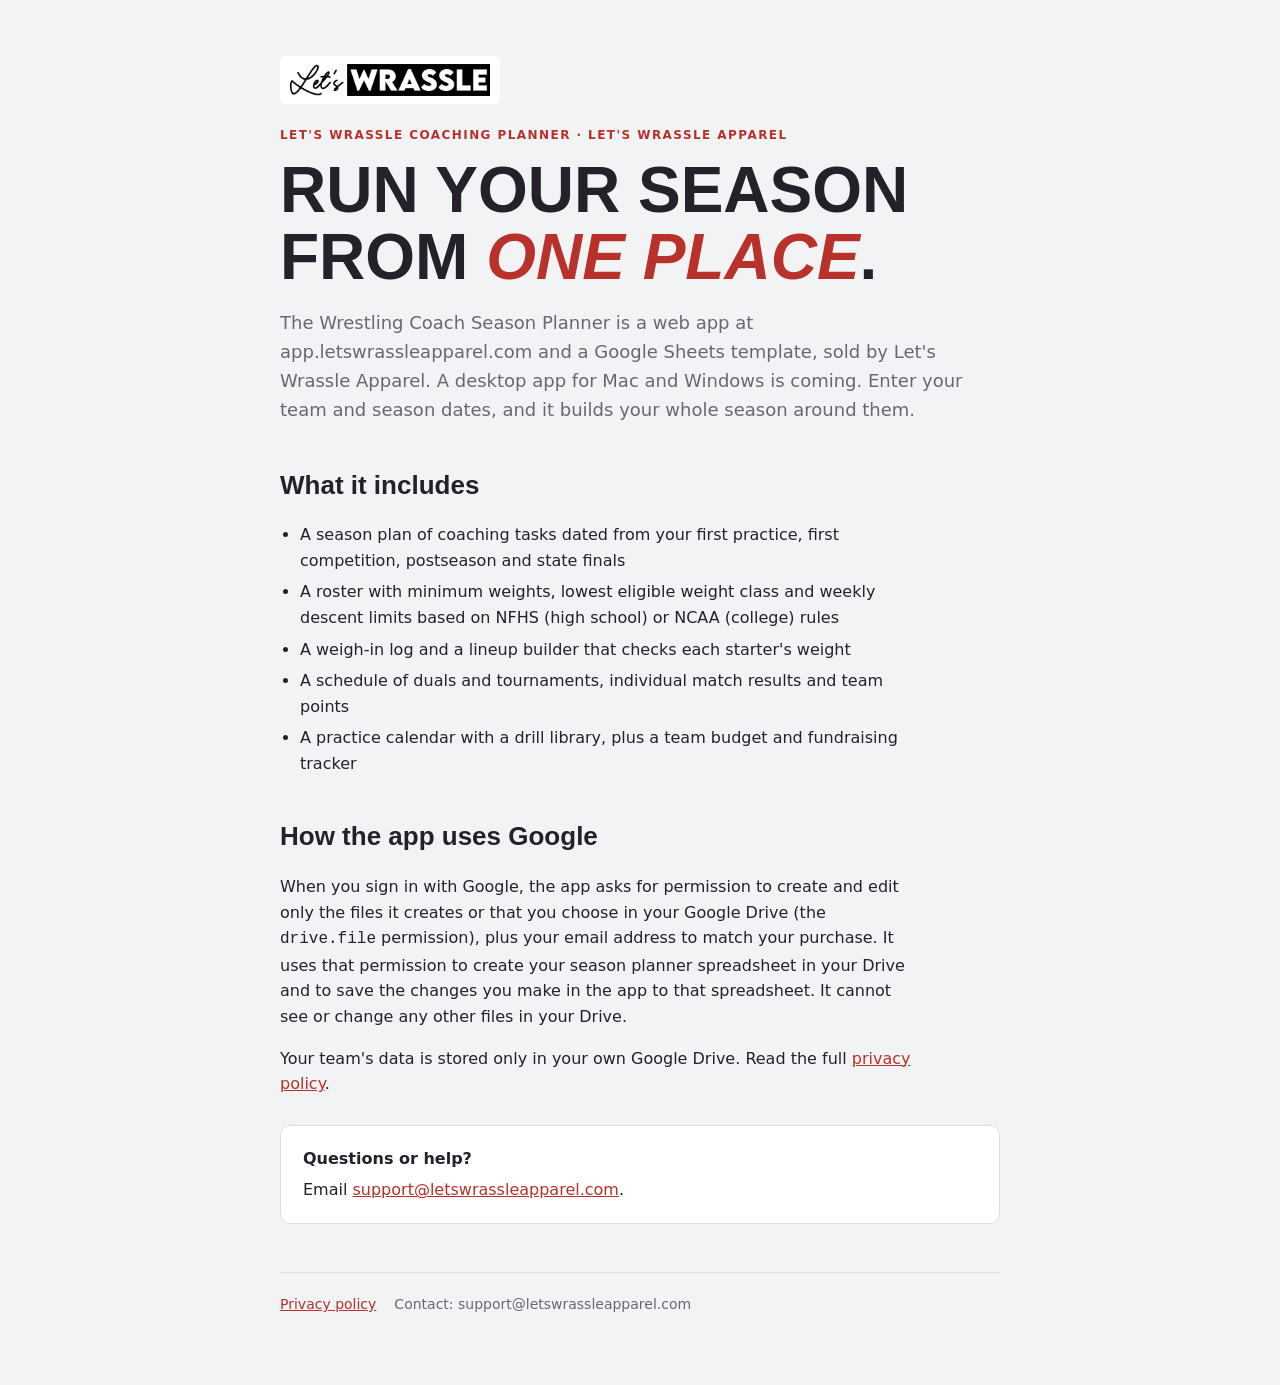
<file: coach-planner/index.html>
<!doctype html>
<html lang="en">
<head>
<meta charset="utf-8">
<meta name="viewport" content="width=device-width, initial-scale=1">
<title>Let's Wrassle Coaching Planner</title>
<meta name="description" content="Let's Wrassle Coaching Planner, the Wrestling Coach Season Planner web app and Google Sheets template: season plan, roster and weights, lineup, schedule and results, practice calendar and budget.">
<style>
:root { --bg:#F2F3F5; --surface:#fff; --ink:#24212B; --muted:#6B6673; --line:#E0DEE2; --accent:#B8312A; --display:'Arial Narrow','Helvetica Neue',Arial,sans-serif; --body:system-ui,-apple-system,'Segoe UI',sans-serif; }
@media (prefers-color-scheme: dark) { :root { --bg:#141317; --surface:#1C1B20; --ink:#EDEBF0; --muted:#A29EAA; --line:#322F38; --accent:#EE7A72; } }
* { box-sizing:border-box; }
body { margin:0; background:var(--bg); color:var(--ink); font:16px/1.6 var(--body); }
main { max-width:760px; margin:0 auto; padding:56px 20px 72px; }
.eyebrow { font-size:12px; letter-spacing:.12em; text-transform:uppercase; color:var(--accent); font-weight:600; }
h1 { font-family:var(--display); font-weight:700; text-transform:uppercase; font-size:clamp(40px,7vw,64px); line-height:1.05; margin:12px 0 16px; }
h1 i { color:var(--accent); }
h2 { font-family:var(--display); font-weight:700; font-size:26px; margin:40px 0 10px; }
p, li { color:var(--ink); max-width:62ch; }
.lead { font-size:18px; color:var(--muted); }
ul { padding-left:20px; }
li { margin:6px 0; }
.card { background:var(--surface); border:1px solid var(--line); border-radius:10px; padding:20px 22px; margin-top:28px; }
a { color:var(--accent); }
footer { margin-top:48px; padding-top:20px; border-top:1px solid var(--line); color:var(--muted); font-size:14px; display:flex; gap:18px; flex-wrap:wrap; }
</style>
</head>
<body>
<main>
  <a href="./"><img src="logo.png" alt="Let's Wrassle" style="width:220px;height:auto;display:block;margin-bottom:22px;background:#fff;padding:8px 10px;border-radius:6px"></a>
  <div class="eyebrow">Let's Wrassle Coaching Planner · Let's Wrassle Apparel</div>
  <h1>Run your season from <i>one place</i>.</h1>
  <p class="lead">The Wrestling Coach Season Planner is a web app at app.letswrassleapparel.com and a Google Sheets template, sold by Let's Wrassle Apparel. A desktop app for Mac and Windows is coming. Enter your team and season dates, and it builds your whole season around them.</p>

  <h2>What it includes</h2>
  <ul>
    <li>A season plan of coaching tasks dated from your first practice, first competition, postseason and state finals</li>
    <li>A roster with minimum weights, lowest eligible weight class and weekly descent limits based on NFHS (high school) or NCAA (college) rules</li>
    <li>A weigh-in log and a lineup builder that checks each starter's weight</li>
    <li>A schedule of duals and tournaments, individual match results and team points</li>
    <li>A practice calendar with a drill library, plus a team budget and fundraising tracker</li>
  </ul>

  <h2>How the app uses Google</h2>
  <p>When you sign in with Google, the app asks for permission to create and edit only the files it creates or that you choose in your Google Drive (the <code>drive.file</code> permission), plus your email address to match your purchase. It uses that permission to create your season planner spreadsheet in your Drive and to save the changes you make in the app to that spreadsheet. It cannot see or change any other files in your Drive.</p>
  <p>Your team's data is stored only in your own Google Drive. Read the full <a href="privacy.html">privacy policy</a>.</p>

  <div class="card">
    <strong>Questions or help?</strong>
    <p style="margin:6px 0 0">Email <a href="mailto:support@letswrassleapparel.com">support@letswrassleapparel.com</a>.</p>
  </div>

  <footer>
    <a href="privacy.html">Privacy policy</a>
    <span>Contact: support@letswrassleapparel.com</span>
  </footer>
</main>
</body>
</html>
</file>
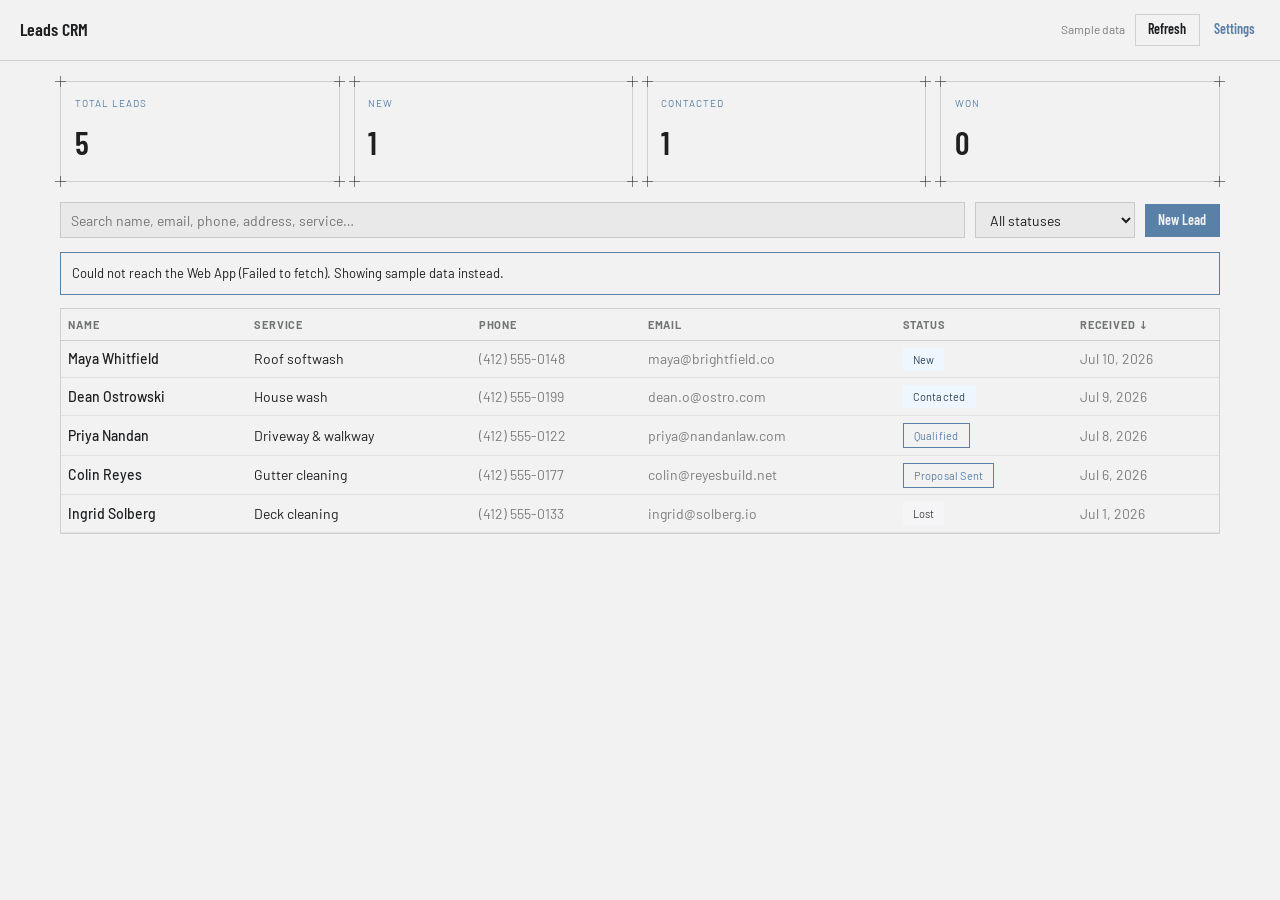
<file: leads-crm/index.html>
<!doctype html>
<html lang="en">
<head>
<meta charset="utf-8">
<meta name="viewport" content="width=device-width, initial-scale=1">
<title>Leads CRM</title>
<link rel="stylesheet" href="styles.css">
<style>
  @keyframes spin { to { transform: rotate(360deg); } }
</style>
</head>
<body>
<div id="app"></div>
<script src="vendor/jspdf.umd.min.js"></script>
<script src="vendor/jspdf.plugin.autotable.min.js"></script>
<script src="app.js"></script>
</body>
</html>
</file>
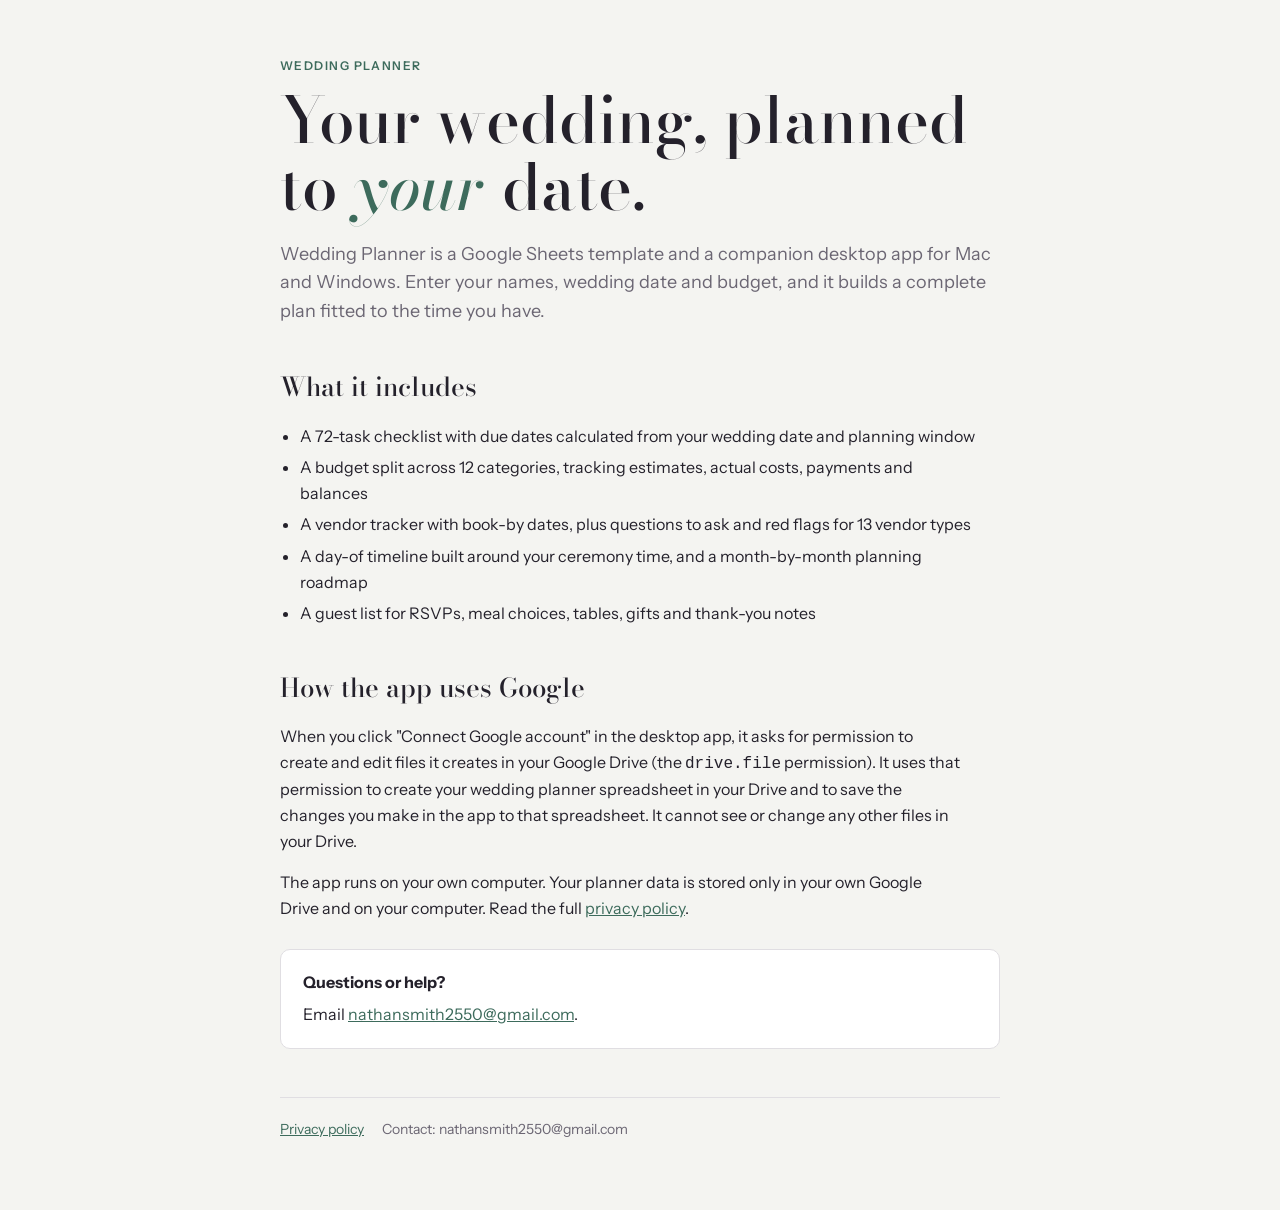
<file: wedding-planner/index.html>
<!doctype html>
<html lang="en">
<head>
<meta charset="utf-8">
<meta name="viewport" content="width=device-width, initial-scale=1">
<title>Wedding Planner</title>
<meta name="description" content="A wedding planner for Google Sheets and a companion desktop app for Mac and Windows: checklist, budget, vendors, day-of timeline and guest list, fitted to your wedding date.">
<link rel="preconnect" href="https://fonts.googleapis.com">
<link rel="preconnect" href="https://fonts.gstatic.com" crossorigin>
<link href="https://fonts.googleapis.com/css2?family=Bodoni+Moda:ital,opsz,wght@0,6..96,400..600;1,6..96,400..500&family=Instrument+Sans:wght@400;500;600&display=swap" rel="stylesheet">
<style>
:root { --bg:#F4F4F1; --surface:#fff; --ink:#24212B; --muted:#6B6673; --line:#E0DEE2; --accent:#3D6B5C; --display:'Bodoni Moda',Georgia,serif; --body:'Instrument Sans',system-ui,-apple-system,'Segoe UI',sans-serif; }
@media (prefers-color-scheme: dark) { :root { --bg:#141317; --surface:#1C1B20; --ink:#EDEBF0; --muted:#A29EAA; --line:#322F38; --accent:#8FC3B1; } }
* { box-sizing:border-box; }
body { margin:0; background:var(--bg); color:var(--ink); font:16px/1.6 var(--body); }
main { max-width:760px; margin:0 auto; padding:56px 20px 72px; }
.eyebrow { font-size:12px; letter-spacing:.12em; text-transform:uppercase; color:var(--accent); font-weight:600; }
h1 { font-family:var(--display); font-weight:500; font-size:clamp(40px,7vw,64px); line-height:1.05; margin:12px 0 16px; }
h1 i { color:var(--accent); }
h2 { font-family:var(--display); font-weight:500; font-size:26px; margin:40px 0 10px; }
p, li { color:var(--ink); max-width:62ch; }
.lead { font-size:18px; color:var(--muted); }
ul { padding-left:20px; }
li { margin:6px 0; }
.card { background:var(--surface); border:1px solid var(--line); border-radius:10px; padding:20px 22px; margin-top:28px; }
a { color:var(--accent); }
footer { margin-top:48px; padding-top:20px; border-top:1px solid var(--line); color:var(--muted); font-size:14px; display:flex; gap:18px; flex-wrap:wrap; }
</style>
</head>
<body>
<main>
  <div class="eyebrow">Wedding Planner</div>
  <h1>Your wedding, planned to <i>your</i> date.</h1>
  <p class="lead">Wedding Planner is a Google Sheets template and a companion desktop app for Mac and Windows. Enter your names, wedding date and budget, and it builds a complete plan fitted to the time you have.</p>

  <h2>What it includes</h2>
  <ul>
    <li>A 72-task checklist with due dates calculated from your wedding date and planning window</li>
    <li>A budget split across 12 categories, tracking estimates, actual costs, payments and balances</li>
    <li>A vendor tracker with book-by dates, plus questions to ask and red flags for 13 vendor types</li>
    <li>A day-of timeline built around your ceremony time, and a month-by-month planning roadmap</li>
    <li>A guest list for RSVPs, meal choices, tables, gifts and thank-you notes</li>
  </ul>

  <h2>How the app uses Google</h2>
  <p>When you click "Connect Google account" in the desktop app, it asks for permission to create and edit files it creates in your Google Drive (the <code>drive.file</code> permission). It uses that permission to create your wedding planner spreadsheet in your Drive and to save the changes you make in the app to that spreadsheet. It cannot see or change any other files in your Drive.</p>
  <p>The app runs on your own computer. Your planner data is stored only in your own Google Drive and on your computer. Read the full <a href="privacy.html">privacy policy</a>.</p>

  <div class="card">
    <strong>Questions or help?</strong>
    <p style="margin:6px 0 0">Email <a href="mailto:nathansmith2550@gmail.com">nathansmith2550@gmail.com</a>.</p>
  </div>

  <footer>
    <a href="privacy.html">Privacy policy</a>
    <span>Contact: nathansmith2550@gmail.com</span>
  </footer>
</main>
</body>
</html>
</file>
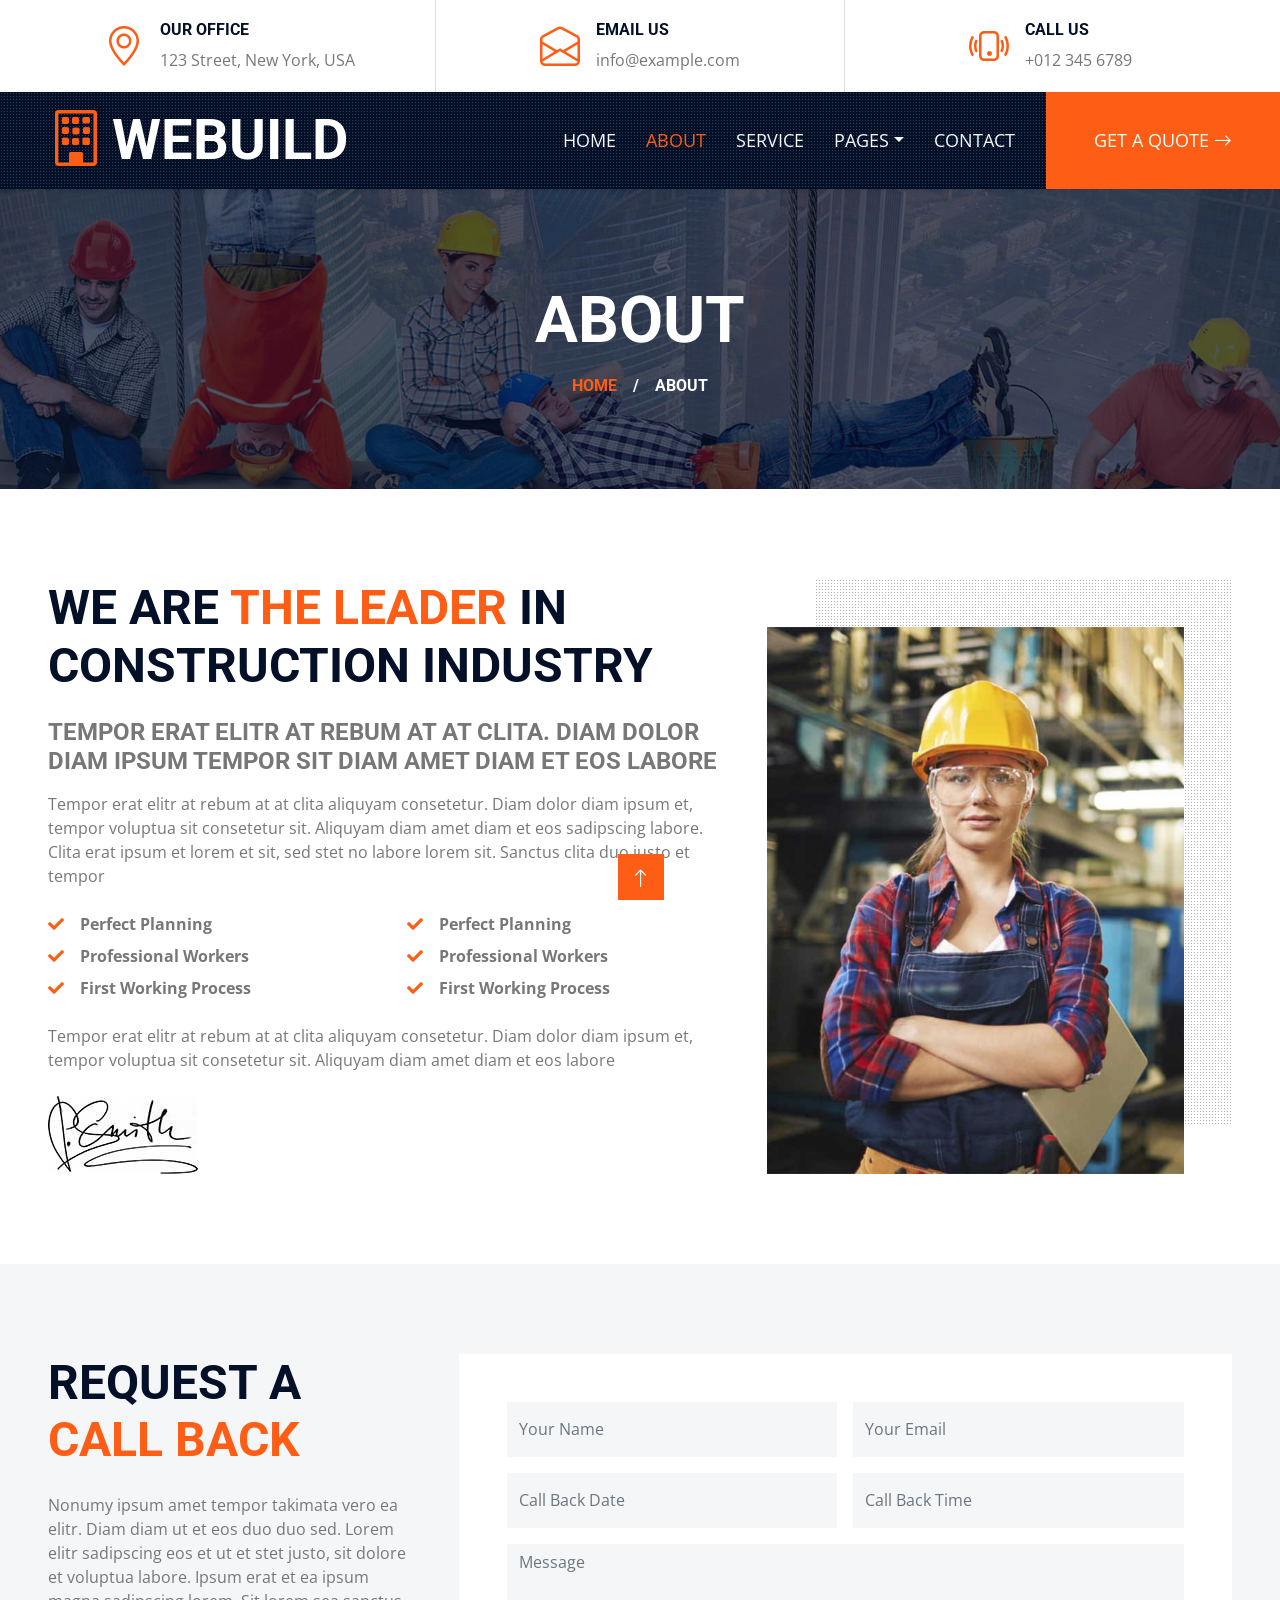
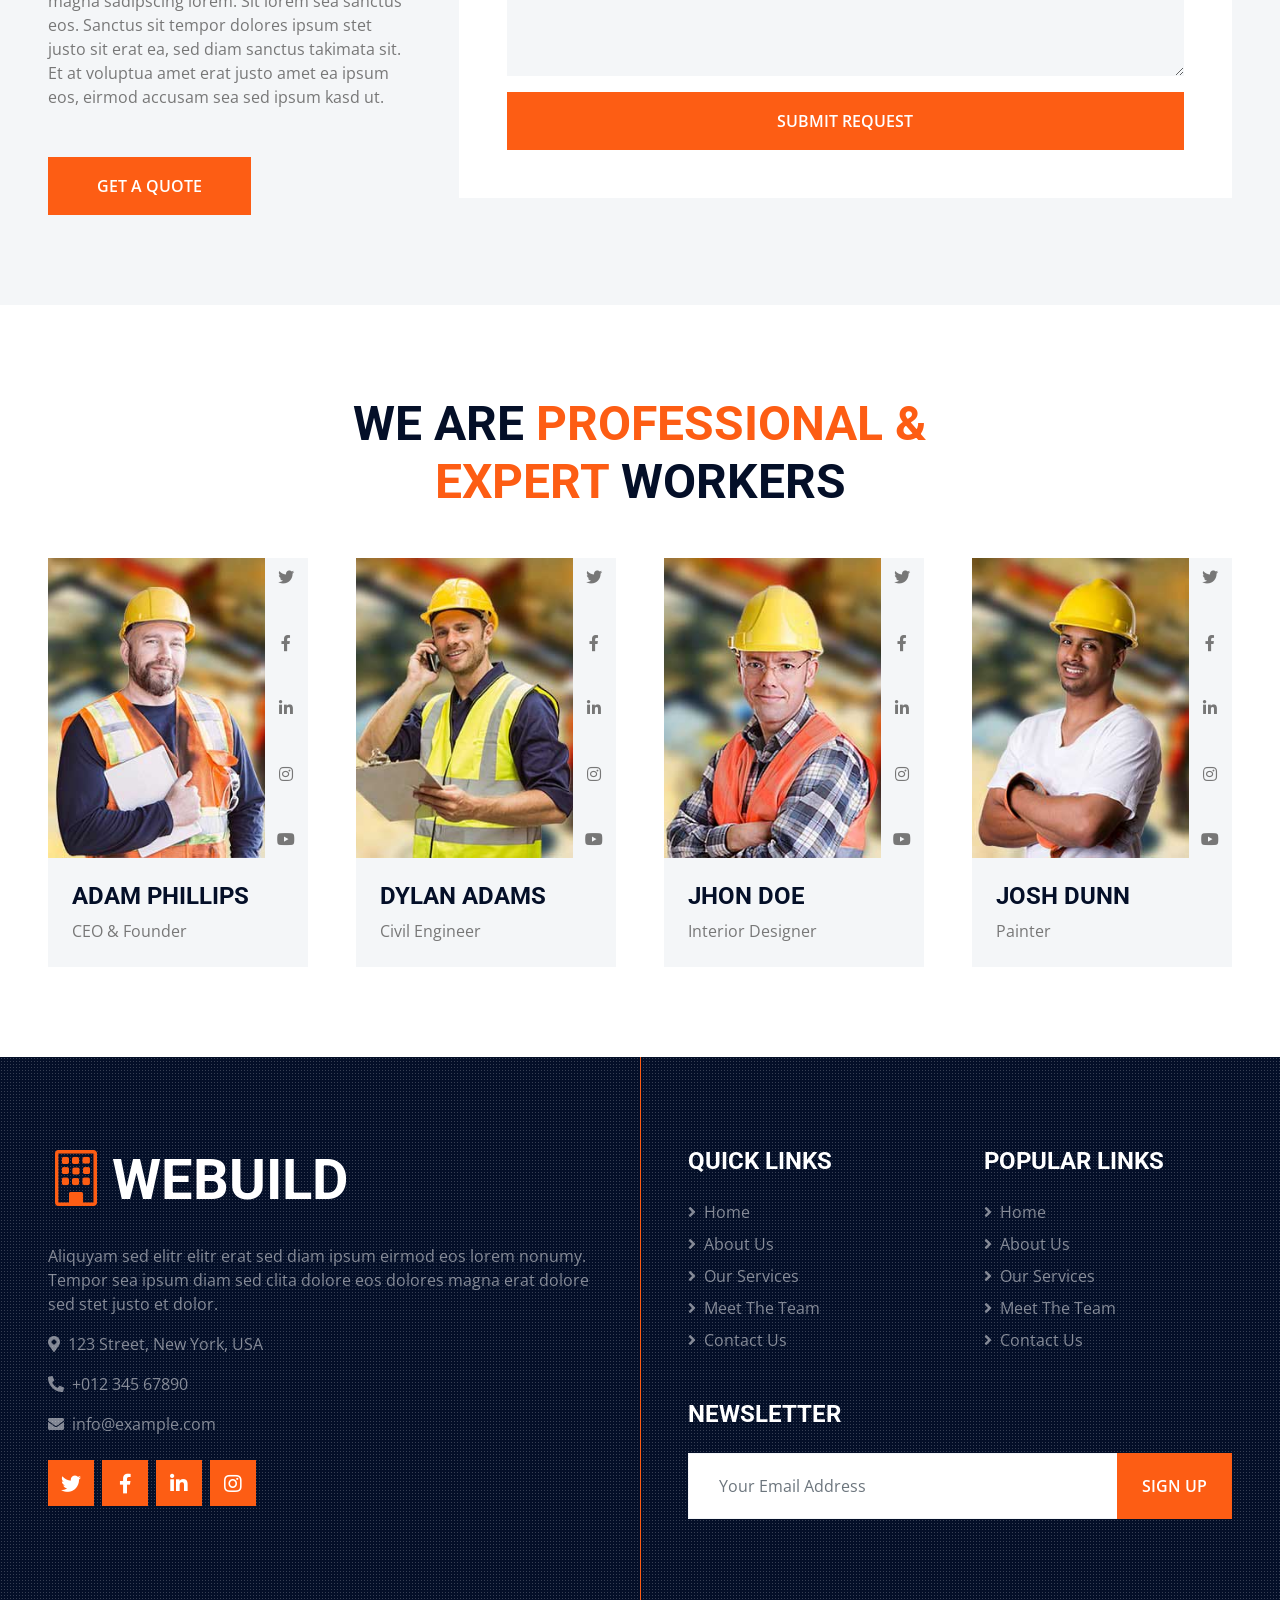
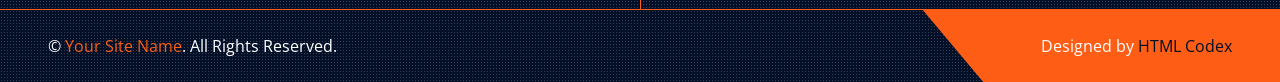
<file: about.html>
<!DOCTYPE html>
<html lang="en">

<head>
    <meta charset="utf-8">
    <title>WEBUILD -  Construction Company Website Template Free</title>
    <meta content="width=device-width, initial-scale=1.0" name="viewport">
    <meta content="Free HTML Templates" name="keywords">
    <meta content="Free HTML Templates" name="description">

    <!-- Favicon -->
    <link href="img/favicon.ico" rel="icon">

    <!-- Google Web Fonts -->
    <link rel="preconnect" href="https://fonts.gstatic.com">
    <link href="https://fonts.googleapis.com/css2?family=Open+Sans:wght@400;600&family=Roboto:wght@500;700&display=swap" rel="stylesheet"> 

    <!-- Icon Font Stylesheet -->
    <link href="https://cdnjs.cloudflare.com/ajax/libs/font-awesome/5.15.0/css/all.min.css" rel="stylesheet">
    <link href="https://cdn.jsdelivr.net/npm/bootstrap-icons@1.4.1/font/bootstrap-icons.css" rel="stylesheet">

    <!-- Libraries Stylesheet -->
    <link href="lib/owlcarousel/assets/owl.carousel.min.css" rel="stylesheet">
    <link href="lib/tempusdominus/css/tempusdominus-bootstrap-4.min.css" rel="stylesheet" />
    <link href="lib/lightbox/css/lightbox.min.css" rel="stylesheet">

    <!-- Customized Bootstrap Stylesheet -->
    <link href="css/bootstrap.min.css" rel="stylesheet">

    <!-- Template Stylesheet -->
    <link href="css/style.css" rel="stylesheet">
</head>

<body>
    <!-- Topbar Start -->
    <div class="container-fluid px-5 d-none d-lg-block">
        <div class="row gx-5">
            <div class="col-lg-4 text-center py-3">
                <div class="d-inline-flex align-items-center">
                    <i class="bi bi-geo-alt fs-1 text-primary me-3"></i>
                    <div class="text-start">
                        <h6 class="text-uppercase fw-bold">Our Office</h6>
                        <span>123 Street, New York, USA</span>
                    </div>
                </div>
            </div>
            <div class="col-lg-4 text-center border-start border-end py-3">
                <div class="d-inline-flex align-items-center">
                    <i class="bi bi-envelope-open fs-1 text-primary me-3"></i>
                    <div class="text-start">
                        <h6 class="text-uppercase fw-bold">Email Us</h6>
                        <span>info@example.com</span>
                    </div>
                </div>
            </div>
            <div class="col-lg-4 text-center py-3">
                <div class="d-inline-flex align-items-center">
                    <i class="bi bi-phone-vibrate fs-1 text-primary me-3"></i>
                    <div class="text-start">
                        <h6 class="text-uppercase fw-bold">Call Us</h6>
                        <span>+012 345 6789</span>
                    </div>
                </div>
            </div>
        </div>
    </div>
    <!-- Topbar End -->


    <!-- Navbar Start -->
    <div class="container-fluid sticky-top bg-dark bg-light-radial shadow-sm px-5 pe-lg-0">
        <nav class="navbar navbar-expand-lg bg-dark bg-light-radial navbar-dark py-3 py-lg-0">
            <a href="index.html" class="navbar-brand">
                <h1 class="m-0 display-4 text-uppercase text-white"><i class="bi bi-building text-primary me-2"></i>WEBUILD</h1>
            </a>
            <button class="navbar-toggler" type="button" data-bs-toggle="collapse" data-bs-target="#navbarCollapse">
                <span class="navbar-toggler-icon"></span>
            </button>
            <div class="collapse navbar-collapse" id="navbarCollapse">
                <div class="navbar-nav ms-auto py-0">
                    <a href="index.html" class="nav-item nav-link">Home</a>
                    <a href="about.html" class="nav-item nav-link active">About</a>
                    <a href="service.html" class="nav-item nav-link">Service</a>
                    <div class="nav-item dropdown">
                        <a href="#" class="nav-link dropdown-toggle" data-bs-toggle="dropdown">Pages</a>
                        <div class="dropdown-menu m-0">
                            <a href="project.html" class="dropdown-item">Our Project</a>
                            <a href="team.html" class="dropdown-item">The Team</a>
                            <a href="testimonial.html" class="dropdown-item">Testimonial</a>
                            <a href="blog.html" class="dropdown-item">Blog Grid</a>
                            <a href="detail.html" class="dropdown-item">Blog Detail</a>
                        </div>
                    </div>
                    <a href="contact.html" class="nav-item nav-link">Contact</a>
                    <a href="" class="nav-item nav-link bg-primary text-white px-5 ms-3 d-none d-lg-block">Get A Quote <i class="bi bi-arrow-right"></i></a>
                </div>
            </div>
        </nav>
    </div>
    <!-- Navbar End -->


    <!-- Page Header Start -->
    <div class="container-fluid page-header">
        <h1 class="display-3 text-uppercase text-white mb-3">About</h1>
        <div class="d-inline-flex text-white">
            <h6 class="text-uppercase m-0"><a href="">Home</a></h6>
            <h6 class="text-white m-0 px-3">/</h6>
            <h6 class="text-uppercase text-white m-0">About</h6>
        </div>
    </div>
    <!-- Page Header Start -->


    <!-- About Start -->
    <div class="container-fluid py-6 px-5">
        <div class="row g-5">
            <div class="col-lg-7">
                <h1 class="display-5 text-uppercase mb-4">We are <span class="text-primary">the Leader</span> in Construction Industry</h1>
                <h4 class="text-uppercase mb-3 text-body">Tempor erat elitr at rebum at at clita. Diam dolor diam ipsum tempor sit diam amet diam et eos labore</h4>
                <p>Tempor erat elitr at rebum at at clita aliquyam consetetur. Diam dolor diam ipsum et, tempor voluptua sit consetetur sit. Aliquyam diam amet diam et eos sadipscing labore. Clita erat ipsum et lorem et sit, sed stet no labore lorem sit. Sanctus clita duo justo et tempor</p>
                <div class="row gx-5 py-2">
                    <div class="col-sm-6 mb-2">
                        <p class="fw-bold mb-2"><i class="fa fa-check text-primary me-3"></i>Perfect Planning</p>
                        <p class="fw-bold mb-2"><i class="fa fa-check text-primary me-3"></i>Professional Workers</p>
                        <p class="fw-bold mb-2"><i class="fa fa-check text-primary me-3"></i>First Working Process</p>
                    </div>
                    <div class="col-sm-6 mb-2">
                        <p class="fw-bold mb-2"><i class="fa fa-check text-primary me-3"></i>Perfect Planning</p>
                        <p class="fw-bold mb-2"><i class="fa fa-check text-primary me-3"></i>Professional Workers</p>
                        <p class="fw-bold mb-2"><i class="fa fa-check text-primary me-3"></i>First Working Process</p>
                    </div>
                </div>
                <p class="mb-4">Tempor erat elitr at rebum at at clita aliquyam consetetur. Diam dolor diam ipsum et, tempor voluptua sit consetetur sit. Aliquyam diam amet diam et eos labore</p>
                <img src="img/signature.jpg" alt="">
            </div>
            <div class="col-lg-5 pb-5" style="min-height: 400px;">
                <div class="position-relative bg-dark-radial h-100 ms-5">
                    <img class="position-absolute w-100 h-100 mt-5 ms-n5" src="img/about.jpg" style="object-fit: cover;">
                </div>
            </div>
        </div>
    </div>
    <!-- About End -->


    <!-- Appointment Start -->
    <div class="container-fluid bg-light py-6 px-5">
            <div class="row gx-5">
                <div class="col-lg-4 mb-5 mb-lg-0">
                    <div class="mb-4">
                        <h1 class="display-5 text-uppercase mb-4">Request A <span class="text-primary">Call Back</span></h1>
                    </div>
                    <p class="mb-5">Nonumy ipsum amet tempor takimata vero ea elitr. Diam diam ut et eos duo duo sed. Lorem elitr sadipscing eos et ut et stet justo, sit dolore et voluptua labore. Ipsum erat et ea ipsum magna sadipscing lorem. Sit lorem sea sanctus eos. Sanctus sit tempor dolores ipsum stet justo sit erat ea, sed diam sanctus takimata sit. Et at voluptua amet erat justo amet ea ipsum eos, eirmod accusam sea sed ipsum kasd ut.</p>
                    <a class="btn btn-primary py-3 px-5" href="">Get A Quote</a>
                </div>
                <div class="col-lg-8">
                    <div class="bg-white text-center p-5">
                        <form>
                            <div class="row g-3">
                                <div class="col-12 col-sm-6">
                                    <input type="text" class="form-control bg-light border-0" placeholder="Your Name" style="height: 55px;">
                                </div>
                                <div class="col-12 col-sm-6">
                                    <input type="email" class="form-control bg-light border-0" placeholder="Your Email" style="height: 55px;">
                                </div>
                                <div class="col-12 col-sm-6">
                                    <div class="date" id="date" data-target-input="nearest">
                                        <input type="text"
                                            class="form-control bg-light border-0 datetimepicker-input"
                                            placeholder="Call Back Date" data-target="#date" data-toggle="datetimepicker" style="height: 55px;">
                                    </div>
                                </div>
                                <div class="col-12 col-sm-6">
                                    <div class="time" id="time" data-target-input="nearest">
                                        <input type="text"
                                            class="form-control bg-light border-0 datetimepicker-input"
                                            placeholder="Call Back Time" data-target="#time" data-toggle="datetimepicker" style="height: 55px;">
                                    </div>
                                </div>
                                <div class="col-12">
                                    <textarea class="form-control bg-light border-0" rows="5" placeholder="Message"></textarea>
                                </div>
                                <div class="col-12">
                                    <button class="btn btn-primary w-100 py-3" type="submit">Submit Request</button>
                                </div>
                            </div>
                        </form>
                    </div>
                </div>
            </div>
    </div>
    <!-- Appointment End -->


    <!-- Team Start -->
    <div class="container-fluid py-6 px-5">
        <div class="text-center mx-auto mb-5" style="max-width: 600px;">
            <h1 class="display-5 text-uppercase mb-4">We Are <span class="text-primary">Professional & Expert</span> Workers</h1>
        </div>
        <div class="row g-5">
            <div class="col-xl-3 col-lg-4 col-md-6">
                <div class="row g-0">
                    <div class="col-10" style="min-height: 300px;">
                        <div class="position-relative h-100">
                            <img class="position-absolute w-100 h-100" src="img/team-1.jpg" style="object-fit: cover;">
                        </div>
                    </div>
                    <div class="col-2">
                        <div class="h-100 d-flex flex-column align-items-center justify-content-between bg-light">
                            <a class="btn" href="#"><i class="fab fa-twitter"></i></a>
                            <a class="btn" href="#"><i class="fab fa-facebook-f"></i></a>
                            <a class="btn" href="#"><i class="fab fa-linkedin-in"></i></a>
                            <a class="btn" href="#"><i class="fab fa-instagram"></i></a>
                            <a class="btn" href="#"><i class="fab fa-youtube"></i></a>
                        </div>
                    </div>
                    <div class="col-12">
                        <div class="bg-light p-4">
                            <h4 class="text-uppercase">Adam Phillips</h4>
                            <span>CEO & Founder</span>
                        </div>
                    </div>
                </div>
            </div>
            <div class="col-xl-3 col-lg-4 col-md-6">
                <div class="row g-0">
                    <div class="col-10" style="min-height: 300px;">
                        <div class="position-relative h-100">
                            <img class="position-absolute w-100 h-100" src="img/team-2.jpg" style="object-fit: cover;">
                        </div>
                    </div>
                    <div class="col-2">
                        <div class="h-100 d-flex flex-column align-items-center justify-content-between bg-light">
                            <a class="btn" href="#"><i class="fab fa-twitter"></i></a>
                            <a class="btn" href="#"><i class="fab fa-facebook-f"></i></a>
                            <a class="btn" href="#"><i class="fab fa-linkedin-in"></i></a>
                            <a class="btn" href="#"><i class="fab fa-instagram"></i></a>
                            <a class="btn" href="#"><i class="fab fa-youtube"></i></a>
                        </div>
                    </div>
                    <div class="col-12">
                        <div class="bg-light p-4">
                            <h4 class="text-uppercase">Dylan Adams</h4>
                            <span>Civil Engineer</span>
                        </div>
                    </div>
                </div>
            </div>
            <div class="col-xl-3 col-lg-4 col-md-6">
                <div class="row g-0">
                    <div class="col-10" style="min-height: 300px;">
                        <div class="position-relative h-100">
                            <img class="position-absolute w-100 h-100" src="img/team-3.jpg" style="object-fit: cover;">
                        </div>
                    </div>
                    <div class="col-2">
                        <div class="h-100 d-flex flex-column align-items-center justify-content-between bg-light">
                            <a class="btn" href="#"><i class="fab fa-twitter"></i></a>
                            <a class="btn" href="#"><i class="fab fa-facebook-f"></i></a>
                            <a class="btn" href="#"><i class="fab fa-linkedin-in"></i></a>
                            <a class="btn" href="#"><i class="fab fa-instagram"></i></a>
                            <a class="btn" href="#"><i class="fab fa-youtube"></i></a>
                        </div>
                    </div>
                    <div class="col-12">
                        <div class="bg-light p-4">
                            <h4 class="text-uppercase">Jhon Doe</h4>
                            <span>Interior Designer</span>
                        </div>
                    </div>
                </div>
            </div>
            <div class="col-xl-3 col-lg-4 col-md-6">
                <div class="row g-0">
                    <div class="col-10" style="min-height: 300px;">
                        <div class="position-relative h-100">
                            <img class="position-absolute w-100 h-100" src="img/team-4.jpg" style="object-fit: cover;">
                        </div>
                    </div>
                    <div class="col-2">
                        <div class="h-100 d-flex flex-column align-items-center justify-content-between bg-light">
                            <a class="btn" href="#"><i class="fab fa-twitter"></i></a>
                            <a class="btn" href="#"><i class="fab fa-facebook-f"></i></a>
                            <a class="btn" href="#"><i class="fab fa-linkedin-in"></i></a>
                            <a class="btn" href="#"><i class="fab fa-instagram"></i></a>
                            <a class="btn" href="#"><i class="fab fa-youtube"></i></a>
                        </div>
                    </div>
                    <div class="col-12">
                        <div class="bg-light p-4">
                            <h4 class="text-uppercase">Josh Dunn</h4>
                            <span>Painter</span>
                        </div>
                    </div>
                </div>
            </div>
        </div>
    </div>
    <!-- Team End -->
    

    <!-- Footer Start -->
    <div class="footer container-fluid position-relative bg-dark bg-light-radial text-white-50 py-6 px-5">
        <div class="row g-5">
            <div class="col-lg-6 pe-lg-5">
                <a href="index.html" class="navbar-brand">
                    <h1 class="m-0 display-4 text-uppercase text-white"><i class="bi bi-building text-primary me-2"></i>WEBUILD</h1>
                </a>
                <p>Aliquyam sed elitr elitr erat sed diam ipsum eirmod eos lorem nonumy. Tempor sea ipsum diam  sed clita dolore eos dolores magna erat dolore sed stet justo et dolor.</p>
                <p><i class="fa fa-map-marker-alt me-2"></i>123 Street, New York, USA</p>
                <p><i class="fa fa-phone-alt me-2"></i>+012 345 67890</p>
                <p><i class="fa fa-envelope me-2"></i>info@example.com</p>
                <div class="d-flex justify-content-start mt-4">
                    <a class="btn btn-lg btn-primary btn-lg-square rounded-0 me-2" href="#"><i class="fab fa-twitter"></i></a>
                    <a class="btn btn-lg btn-primary btn-lg-square rounded-0 me-2" href="#"><i class="fab fa-facebook-f"></i></a>
                    <a class="btn btn-lg btn-primary btn-lg-square rounded-0 me-2" href="#"><i class="fab fa-linkedin-in"></i></a>
                    <a class="btn btn-lg btn-primary btn-lg-square rounded-0" href="#"><i class="fab fa-instagram"></i></a>
                </div>
            </div>
            <div class="col-lg-6 ps-lg-5">
                <div class="row g-5">
                    <div class="col-sm-6">
                        <h4 class="text-white text-uppercase mb-4">Quick Links</h4>
                        <div class="d-flex flex-column justify-content-start">
                            <a class="text-white-50 mb-2" href="#"><i class="fa fa-angle-right me-2"></i>Home</a>
                            <a class="text-white-50 mb-2" href="#"><i class="fa fa-angle-right me-2"></i>About Us</a>
                            <a class="text-white-50 mb-2" href="#"><i class="fa fa-angle-right me-2"></i>Our Services</a>
                            <a class="text-white-50 mb-2" href="#"><i class="fa fa-angle-right me-2"></i>Meet The Team</a>
                            <a class="text-white-50" href="#"><i class="fa fa-angle-right me-2"></i>Contact Us</a>
                        </div>
                    </div>
                    <div class="col-sm-6">
                        <h4 class="text-white text-uppercase mb-4">Popular Links</h4>
                        <div class="d-flex flex-column justify-content-start">
                            <a class="text-white-50 mb-2" href="#"><i class="fa fa-angle-right me-2"></i>Home</a>
                            <a class="text-white-50 mb-2" href="#"><i class="fa fa-angle-right me-2"></i>About Us</a>
                            <a class="text-white-50 mb-2" href="#"><i class="fa fa-angle-right me-2"></i>Our Services</a>
                            <a class="text-white-50 mb-2" href="#"><i class="fa fa-angle-right me-2"></i>Meet The Team</a>
                            <a class="text-white-50" href="#"><i class="fa fa-angle-right me-2"></i>Contact Us</a>
                        </div>
                    </div>
                    <div class="col-sm-12">
                        <h4 class="text-white text-uppercase mb-4">Newsletter</h4>
                        <div class="w-100">
                            <div class="input-group">
                                <input type="text" class="form-control border-light" style="padding: 20px 30px;" placeholder="Your Email Address"><button class="btn btn-primary px-4">Sign Up</button>
                            </div>
                        </div>
                    </div>
                </div>
            </div>
        </div>
    </div>
    <div class="container-fluid bg-dark bg-light-radial text-white border-top border-primary px-0">
        <div class="d-flex flex-column flex-md-row justify-content-between">
            <div class="py-4 px-5 text-center text-md-start">
                <p class="mb-0">&copy; <a class="text-primary" href="#">Your Site Name</a>. All Rights Reserved.</p>
            </div>
            <div class="py-4 px-5 bg-primary footer-shape position-relative text-center text-md-end">
                <p class="mb-0">Designed by <a class="text-dark" href="https://htmlcodex.com">HTML Codex</a></p>
            </div>
        </div>
    </div>
    <!-- Footer End -->


    <!-- Back to Top -->
    <a href="#" class="btn btn-lg btn-primary btn-lg-square back-to-top"><i class="bi bi-arrow-up"></i></a>


    <!-- JavaScript Libraries -->
    <script src="https://code.jquery.com/jquery-3.4.1.min.js"></script>
    <script src="https://cdn.jsdelivr.net/npm/bootstrap@5.0.0/dist/js/bootstrap.bundle.min.js"></script>
    <script src="lib/easing/easing.min.js"></script>
    <script src="lib/waypoints/waypoints.min.js"></script>
    <script src="lib/owlcarousel/owl.carousel.min.js"></script>
    <script src="lib/tempusdominus/js/moment.min.js"></script>
    <script src="lib/tempusdominus/js/moment-timezone.min.js"></script>
    <script src="lib/tempusdominus/js/tempusdominus-bootstrap-4.min.js"></script>
    <script src="lib/isotope/isotope.pkgd.min.js"></script>
    <script src="lib/lightbox/js/lightbox.min.js"></script>

    <!-- Template Javascript -->
    <script src="js/main.js"></script>
</body>

</html>
</file>
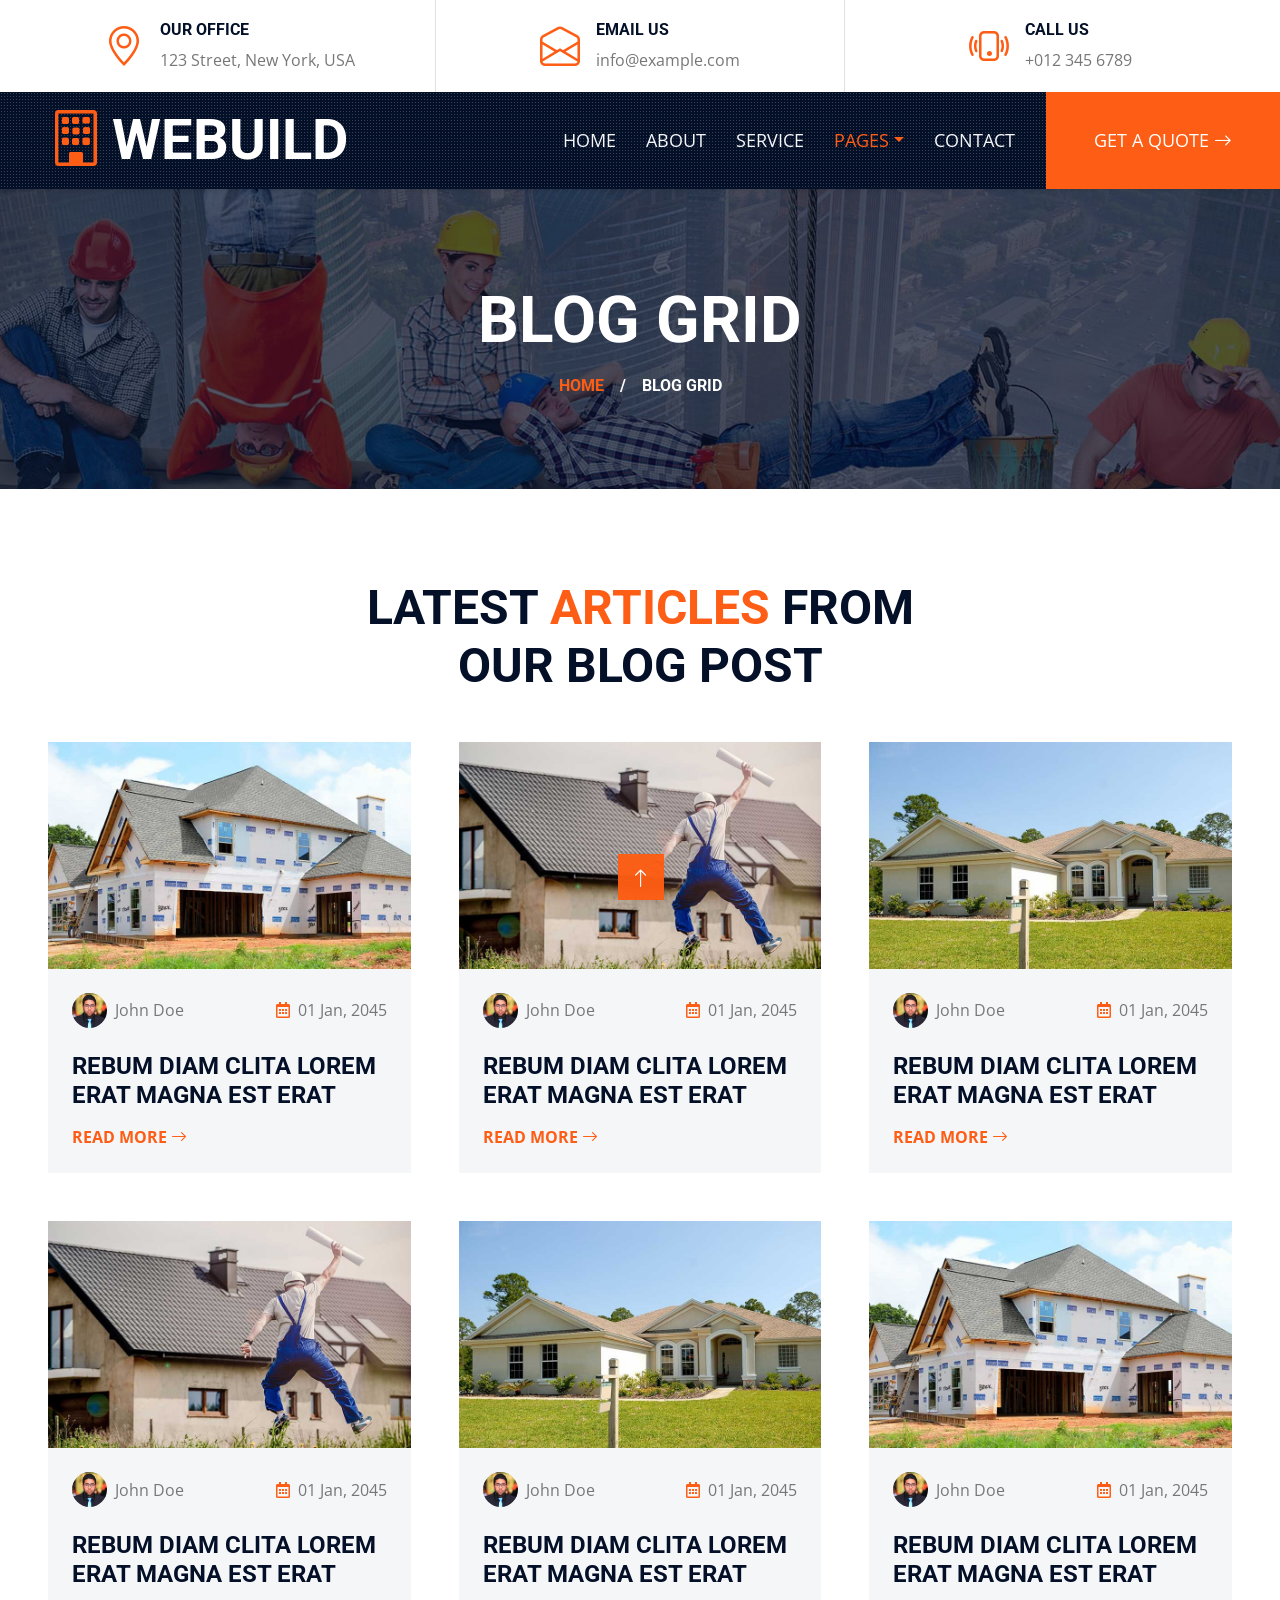
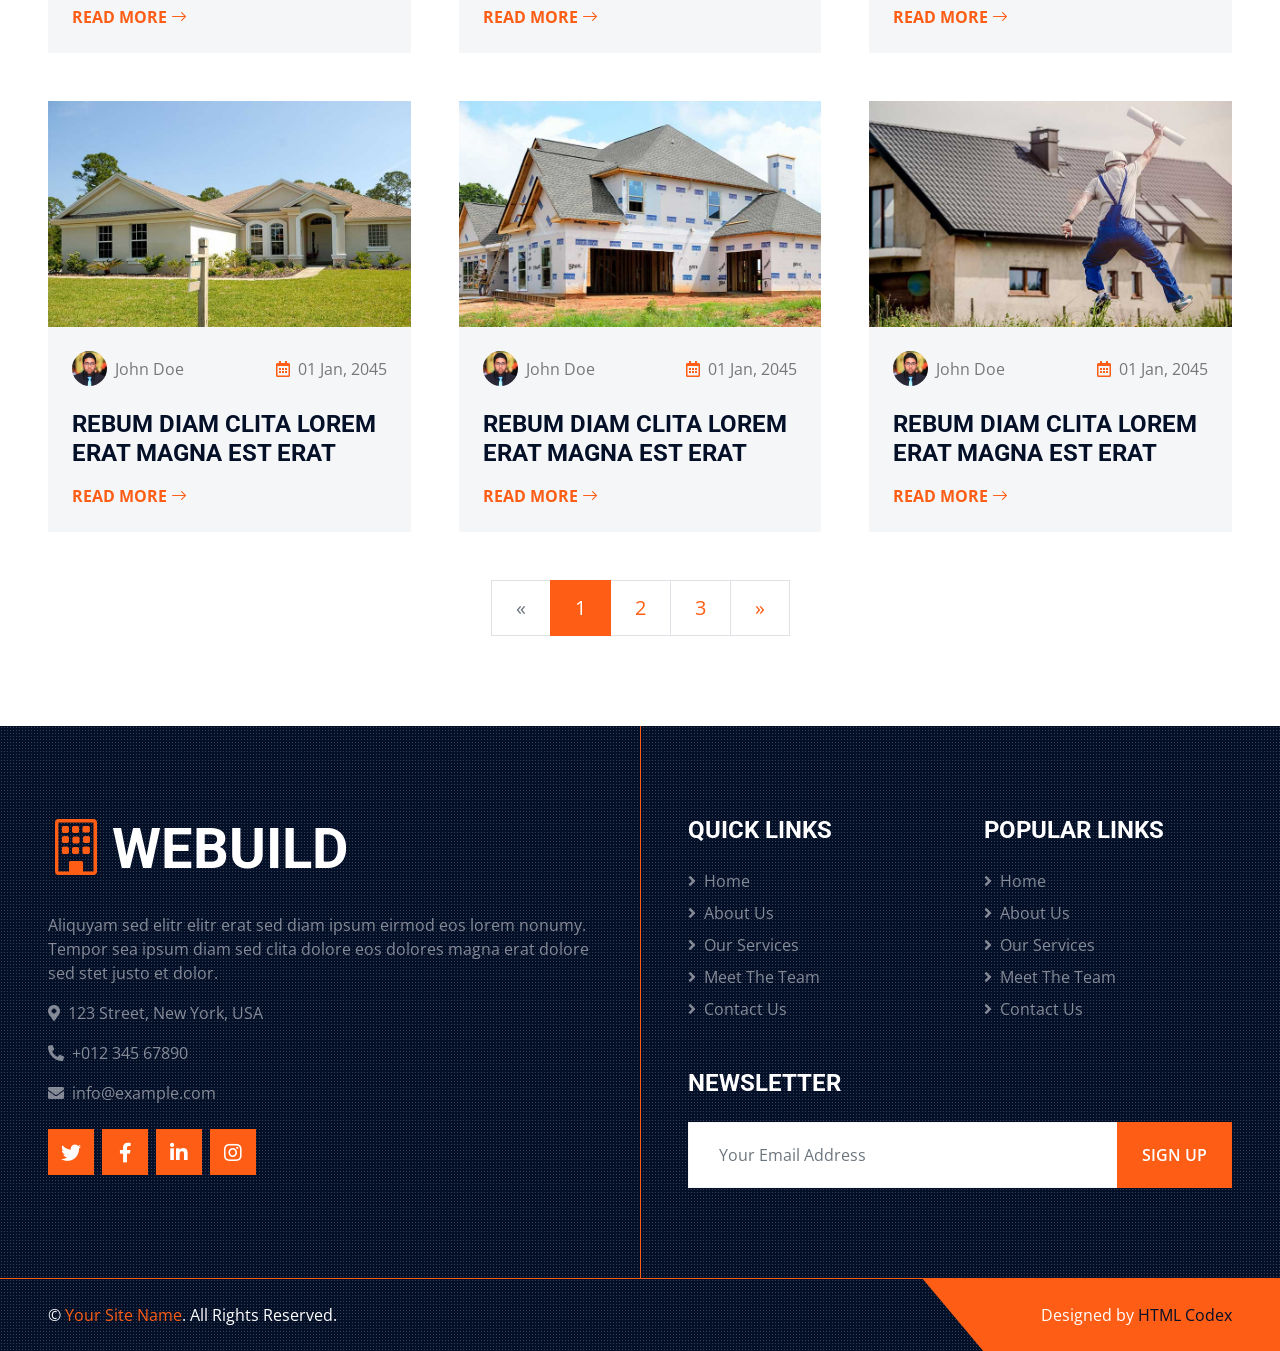
<file: blog.html>
<!DOCTYPE html>
<html lang="en">

<head>
    <meta charset="utf-8">
    <title>WEBUILD -  Construction Company Website Template Free</title>
    <meta content="width=device-width, initial-scale=1.0" name="viewport">
    <meta content="Free HTML Templates" name="keywords">
    <meta content="Free HTML Templates" name="description">

    <!-- Favicon -->
    <link href="img/favicon.ico" rel="icon">

    <!-- Google Web Fonts -->
    <link rel="preconnect" href="https://fonts.gstatic.com">
    <link href="https://fonts.googleapis.com/css2?family=Open+Sans:wght@400;600&family=Roboto:wght@500;700&display=swap" rel="stylesheet"> 

    <!-- Icon Font Stylesheet -->
    <link href="https://cdnjs.cloudflare.com/ajax/libs/font-awesome/5.15.0/css/all.min.css" rel="stylesheet">
    <link href="https://cdn.jsdelivr.net/npm/bootstrap-icons@1.4.1/font/bootstrap-icons.css" rel="stylesheet">

    <!-- Libraries Stylesheet -->
    <link href="lib/owlcarousel/assets/owl.carousel.min.css" rel="stylesheet">
    <link href="lib/tempusdominus/css/tempusdominus-bootstrap-4.min.css" rel="stylesheet" />
    <link href="lib/lightbox/css/lightbox.min.css" rel="stylesheet">

    <!-- Customized Bootstrap Stylesheet -->
    <link href="css/bootstrap.min.css" rel="stylesheet">

    <!-- Template Stylesheet -->
    <link href="css/style.css" rel="stylesheet">
</head>

<body>
    <!-- Topbar Start -->
    <div class="container-fluid px-5 d-none d-lg-block">
        <div class="row gx-5">
            <div class="col-lg-4 text-center py-3">
                <div class="d-inline-flex align-items-center">
                    <i class="bi bi-geo-alt fs-1 text-primary me-3"></i>
                    <div class="text-start">
                        <h6 class="text-uppercase fw-bold">Our Office</h6>
                        <span>123 Street, New York, USA</span>
                    </div>
                </div>
            </div>
            <div class="col-lg-4 text-center border-start border-end py-3">
                <div class="d-inline-flex align-items-center">
                    <i class="bi bi-envelope-open fs-1 text-primary me-3"></i>
                    <div class="text-start">
                        <h6 class="text-uppercase fw-bold">Email Us</h6>
                        <span>info@example.com</span>
                    </div>
                </div>
            </div>
            <div class="col-lg-4 text-center py-3">
                <div class="d-inline-flex align-items-center">
                    <i class="bi bi-phone-vibrate fs-1 text-primary me-3"></i>
                    <div class="text-start">
                        <h6 class="text-uppercase fw-bold">Call Us</h6>
                        <span>+012 345 6789</span>
                    </div>
                </div>
            </div>
        </div>
    </div>
    <!-- Topbar End -->


    <!-- Navbar Start -->
    <div class="container-fluid sticky-top bg-dark bg-light-radial shadow-sm px-5 pe-lg-0">
        <nav class="navbar navbar-expand-lg bg-dark bg-light-radial navbar-dark py-3 py-lg-0">
            <a href="index.html" class="navbar-brand">
                <h1 class="m-0 display-4 text-uppercase text-white"><i class="bi bi-building text-primary me-2"></i>WEBUILD</h1>
            </a>
            <button class="navbar-toggler" type="button" data-bs-toggle="collapse" data-bs-target="#navbarCollapse">
                <span class="navbar-toggler-icon"></span>
            </button>
            <div class="collapse navbar-collapse" id="navbarCollapse">
                <div class="navbar-nav ms-auto py-0">
                    <a href="index.html" class="nav-item nav-link">Home</a>
                    <a href="about.html" class="nav-item nav-link">About</a>
                    <a href="service.html" class="nav-item nav-link">Service</a>
                    <div class="nav-item dropdown">
                        <a href="#" class="nav-link dropdown-toggle active" data-bs-toggle="dropdown">Pages</a>
                        <div class="dropdown-menu m-0">
                            <a href="project.html" class="dropdown-item">Our Project</a>
                            <a href="team.html" class="dropdown-item">The Team</a>
                            <a href="testimonial.html" class="dropdown-item">Testimonial</a>
                            <a href="blog.html" class="dropdown-item active">Blog Grid</a>
                            <a href="detail.html" class="dropdown-item">Blog Detail</a>
                        </div>
                    </div>
                    <a href="contact.html" class="nav-item nav-link">Contact</a>
                    <a href="" class="nav-item nav-link bg-primary text-white px-5 ms-3 d-none d-lg-block">Get A Quote <i class="bi bi-arrow-right"></i></a>
                </div>
            </div>
        </nav>
    </div>
    <!-- Navbar End -->


    <!-- Page Header Start -->
    <div class="container-fluid page-header">
        <h1 class="display-3 text-uppercase text-white mb-3">Blog Grid</h1>
        <div class="d-inline-flex text-white">
            <h6 class="text-uppercase m-0"><a href="">Home</a></h6>
            <h6 class="text-white m-0 px-3">/</h6>
            <h6 class="text-uppercase text-white m-0">Blog Grid</h6>
        </div>
    </div>
    <!-- Page Header Start -->


    <!-- Blog Start -->
    <div class="container-fluid py-6 px-5">
        <div class="text-center mx-auto mb-5" style="max-width: 600px;">
            <h1 class="display-5 text-uppercase mb-4">Latest <span class="text-primary">Articles</span> From Our Blog Post</h1>
        </div>
        <div class="row g-5">
            <div class="col-lg-4 col-md-6">
                <div class="bg-light">
                    <img class="img-fluid" src="img/blog-1.jpg" alt="">
                    <div class="p-4">
                        <div class="d-flex justify-content-between mb-4">
                            <div class="d-flex align-items-center">
                                <img class="rounded-circle me-2" src="img/user.jpg" width="35" height="35" alt="">
                                <span>John Doe</span>
                            </div>
                            <div class="d-flex align-items-center">
                                <span class="ms-3"><i class="far fa-calendar-alt text-primary me-2"></i>01 Jan, 2045</span>
                            </div>
                        </div>
                        <h4 class="text-uppercase mb-3">Rebum diam clita lorem erat magna est erat</h4>
                        <a class="text-uppercase fw-bold" href="">Read More <i class="bi bi-arrow-right"></i></a>
                    </div>
                </div>
            </div>
            <div class="col-lg-4 col-md-6">
                <div class="bg-light">
                    <img class="img-fluid" src="img/blog-2.jpg" alt="">
                    <div class="p-4">
                        <div class="d-flex justify-content-between mb-4">
                            <div class="d-flex align-items-center">
                                <img class="rounded-circle me-2" src="img/user.jpg" width="35" height="35" alt="">
                                <span>John Doe</span>
                            </div>
                            <div class="d-flex align-items-center">
                                <span class="ms-3"><i class="far fa-calendar-alt text-primary me-2"></i>01 Jan, 2045</span>
                            </div>
                        </div>
                        <h4 class="text-uppercase mb-3">Rebum diam clita lorem erat magna est erat</h4>
                        <a class="text-uppercase fw-bold" href="">Read More <i class="bi bi-arrow-right"></i></a>
                    </div>
                </div>
            </div>
            <div class="col-lg-4 col-md-6">
                <div class="bg-light">
                    <img class="img-fluid" src="img/blog-3.jpg" alt="">
                    <div class="p-4">
                        <div class="d-flex justify-content-between mb-4">
                            <div class="d-flex align-items-center">
                                <img class="rounded-circle me-2" src="img/user.jpg" width="35" height="35" alt="">
                                <span>John Doe</span>
                            </div>
                            <div class="d-flex align-items-center">
                                <span class="ms-3"><i class="far fa-calendar-alt text-primary me-2"></i>01 Jan, 2045</span>
                            </div>
                        </div>
                        <h4 class="text-uppercase mb-3">Rebum diam clita lorem erat magna est erat</h4>
                        <a class="text-uppercase fw-bold" href="">Read More <i class="bi bi-arrow-right"></i></a>
                    </div>
                </div>
            </div>
            <div class="col-lg-4 col-md-6">
                <div class="bg-light">
                    <img class="img-fluid" src="img/blog-2.jpg" alt="">
                    <div class="p-4">
                        <div class="d-flex justify-content-between mb-4">
                            <div class="d-flex align-items-center">
                                <img class="rounded-circle me-2" src="img/user.jpg" width="35" height="35" alt="">
                                <span>John Doe</span>
                            </div>
                            <div class="d-flex align-items-center">
                                <span class="ms-3"><i class="far fa-calendar-alt text-primary me-2"></i>01 Jan, 2045</span>
                            </div>
                        </div>
                        <h4 class="text-uppercase mb-3">Rebum diam clita lorem erat magna est erat</h4>
                        <a class="text-uppercase fw-bold" href="">Read More <i class="bi bi-arrow-right"></i></a>
                    </div>
                </div>
            </div>
            <div class="col-lg-4 col-md-6">
                <div class="bg-light">
                    <img class="img-fluid" src="img/blog-3.jpg" alt="">
                    <div class="p-4">
                        <div class="d-flex justify-content-between mb-4">
                            <div class="d-flex align-items-center">
                                <img class="rounded-circle me-2" src="img/user.jpg" width="35" height="35" alt="">
                                <span>John Doe</span>
                            </div>
                            <div class="d-flex align-items-center">
                                <span class="ms-3"><i class="far fa-calendar-alt text-primary me-2"></i>01 Jan, 2045</span>
                            </div>
                        </div>
                        <h4 class="text-uppercase mb-3">Rebum diam clita lorem erat magna est erat</h4>
                        <a class="text-uppercase fw-bold" href="">Read More <i class="bi bi-arrow-right"></i></a>
                    </div>
                </div>
            </div>
            <div class="col-lg-4 col-md-6">
                <div class="bg-light">
                    <img class="img-fluid" src="img/blog-1.jpg" alt="">
                    <div class="p-4">
                        <div class="d-flex justify-content-between mb-4">
                            <div class="d-flex align-items-center">
                                <img class="rounded-circle me-2" src="img/user.jpg" width="35" height="35" alt="">
                                <span>John Doe</span>
                            </div>
                            <div class="d-flex align-items-center">
                                <span class="ms-3"><i class="far fa-calendar-alt text-primary me-2"></i>01 Jan, 2045</span>
                            </div>
                        </div>
                        <h4 class="text-uppercase mb-3">Rebum diam clita lorem erat magna est erat</h4>
                        <a class="text-uppercase fw-bold" href="">Read More <i class="bi bi-arrow-right"></i></a>
                    </div>
                </div>
            </div>
            <div class="col-lg-4 col-md-6">
                <div class="bg-light">
                    <img class="img-fluid" src="img/blog-3.jpg" alt="">
                    <div class="p-4">
                        <div class="d-flex justify-content-between mb-4">
                            <div class="d-flex align-items-center">
                                <img class="rounded-circle me-2" src="img/user.jpg" width="35" height="35" alt="">
                                <span>John Doe</span>
                            </div>
                            <div class="d-flex align-items-center">
                                <span class="ms-3"><i class="far fa-calendar-alt text-primary me-2"></i>01 Jan, 2045</span>
                            </div>
                        </div>
                        <h4 class="text-uppercase mb-3">Rebum diam clita lorem erat magna est erat</h4>
                        <a class="text-uppercase fw-bold" href="">Read More <i class="bi bi-arrow-right"></i></a>
                    </div>
                </div>
            </div>
            <div class="col-lg-4 col-md-6">
                <div class="bg-light">
                    <img class="img-fluid" src="img/blog-1.jpg" alt="">
                    <div class="p-4">
                        <div class="d-flex justify-content-between mb-4">
                            <div class="d-flex align-items-center">
                                <img class="rounded-circle me-2" src="img/user.jpg" width="35" height="35" alt="">
                                <span>John Doe</span>
                            </div>
                            <div class="d-flex align-items-center">
                                <span class="ms-3"><i class="far fa-calendar-alt text-primary me-2"></i>01 Jan, 2045</span>
                            </div>
                        </div>
                        <h4 class="text-uppercase mb-3">Rebum diam clita lorem erat magna est erat</h4>
                        <a class="text-uppercase fw-bold" href="">Read More <i class="bi bi-arrow-right"></i></a>
                    </div>
                </div>
            </div>
            <div class="col-lg-4 col-md-6">
                <div class="bg-light">
                    <img class="img-fluid" src="img/blog-2.jpg" alt="">
                    <div class="p-4">
                        <div class="d-flex justify-content-between mb-4">
                            <div class="d-flex align-items-center">
                                <img class="rounded-circle me-2" src="img/user.jpg" width="35" height="35" alt="">
                                <span>John Doe</span>
                            </div>
                            <div class="d-flex align-items-center">
                                <span class="ms-3"><i class="far fa-calendar-alt text-primary me-2"></i>01 Jan, 2045</span>
                            </div>
                        </div>
                        <h4 class="text-uppercase mb-3">Rebum diam clita lorem erat magna est erat</h4>
                        <a class="text-uppercase fw-bold" href="">Read More <i class="bi bi-arrow-right"></i></a>
                    </div>
                </div>
            </div>
            <div class="col-12">
                <nav aria-label="Page navigation">
                  <ul class="pagination pagination-lg justify-content-center m-0">
                    <li class="page-item disabled">
                      <a class="page-link rounded-0" href="#" aria-label="Previous">
                        <span aria-hidden="true">&laquo;</span>
                        <span class="sr-only">Previous</span>
                      </a>
                    </li>
                    <li class="page-item active"><a class="page-link" href="#">1</a></li>
                    <li class="page-item"><a class="page-link" href="#">2</a></li>
                    <li class="page-item"><a class="page-link" href="#">3</a></li>
                    <li class="page-item">
                      <a class="page-link rounded-0" href="#" aria-label="Next">
                        <span aria-hidden="true">&raquo;</span>
                        <span class="sr-only">Next</span>
                      </a>
                    </li>
                  </ul>
                </nav>
            </div>
        </div>
    </div>
    <!-- Blog End -->
    

    <!-- Footer Start -->
    <div class="footer container-fluid position-relative bg-dark bg-light-radial text-white-50 py-6 px-5">
        <div class="row g-5">
            <div class="col-lg-6 pe-lg-5">
                <a href="index.html" class="navbar-brand">
                    <h1 class="m-0 display-4 text-uppercase text-white"><i class="bi bi-building text-primary me-2"></i>WEBUILD</h1>
                </a>
                <p>Aliquyam sed elitr elitr erat sed diam ipsum eirmod eos lorem nonumy. Tempor sea ipsum diam  sed clita dolore eos dolores magna erat dolore sed stet justo et dolor.</p>
                <p><i class="fa fa-map-marker-alt me-2"></i>123 Street, New York, USA</p>
                <p><i class="fa fa-phone-alt me-2"></i>+012 345 67890</p>
                <p><i class="fa fa-envelope me-2"></i>info@example.com</p>
                <div class="d-flex justify-content-start mt-4">
                    <a class="btn btn-lg btn-primary btn-lg-square rounded-0 me-2" href="#"><i class="fab fa-twitter"></i></a>
                    <a class="btn btn-lg btn-primary btn-lg-square rounded-0 me-2" href="#"><i class="fab fa-facebook-f"></i></a>
                    <a class="btn btn-lg btn-primary btn-lg-square rounded-0 me-2" href="#"><i class="fab fa-linkedin-in"></i></a>
                    <a class="btn btn-lg btn-primary btn-lg-square rounded-0" href="#"><i class="fab fa-instagram"></i></a>
                </div>
            </div>
            <div class="col-lg-6 ps-lg-5">
                <div class="row g-5">
                    <div class="col-sm-6">
                        <h4 class="text-white text-uppercase mb-4">Quick Links</h4>
                        <div class="d-flex flex-column justify-content-start">
                            <a class="text-white-50 mb-2" href="#"><i class="fa fa-angle-right me-2"></i>Home</a>
                            <a class="text-white-50 mb-2" href="#"><i class="fa fa-angle-right me-2"></i>About Us</a>
                            <a class="text-white-50 mb-2" href="#"><i class="fa fa-angle-right me-2"></i>Our Services</a>
                            <a class="text-white-50 mb-2" href="#"><i class="fa fa-angle-right me-2"></i>Meet The Team</a>
                            <a class="text-white-50" href="#"><i class="fa fa-angle-right me-2"></i>Contact Us</a>
                        </div>
                    </div>
                    <div class="col-sm-6">
                        <h4 class="text-white text-uppercase mb-4">Popular Links</h4>
                        <div class="d-flex flex-column justify-content-start">
                            <a class="text-white-50 mb-2" href="#"><i class="fa fa-angle-right me-2"></i>Home</a>
                            <a class="text-white-50 mb-2" href="#"><i class="fa fa-angle-right me-2"></i>About Us</a>
                            <a class="text-white-50 mb-2" href="#"><i class="fa fa-angle-right me-2"></i>Our Services</a>
                            <a class="text-white-50 mb-2" href="#"><i class="fa fa-angle-right me-2"></i>Meet The Team</a>
                            <a class="text-white-50" href="#"><i class="fa fa-angle-right me-2"></i>Contact Us</a>
                        </div>
                    </div>
                    <div class="col-sm-12">
                        <h4 class="text-white text-uppercase mb-4">Newsletter</h4>
                        <div class="w-100">
                            <div class="input-group">
                                <input type="text" class="form-control border-light" style="padding: 20px 30px;" placeholder="Your Email Address"><button class="btn btn-primary px-4">Sign Up</button>
                            </div>
                        </div>
                    </div>
                </div>
            </div>
        </div>
    </div>
    <div class="container-fluid bg-dark bg-light-radial text-white border-top border-primary px-0">
        <div class="d-flex flex-column flex-md-row justify-content-between">
            <div class="py-4 px-5 text-center text-md-start">
                <p class="mb-0">&copy; <a class="text-primary" href="#">Your Site Name</a>. All Rights Reserved.</p>
            </div>
            <div class="py-4 px-5 bg-primary footer-shape position-relative text-center text-md-end">
                <p class="mb-0">Designed by <a class="text-dark" href="https://htmlcodex.com">HTML Codex</a></p>
            </div>
        </div>
    </div>
    <!-- Footer End -->


    <!-- Back to Top -->
    <a href="#" class="btn btn-lg btn-primary btn-lg-square back-to-top"><i class="bi bi-arrow-up"></i></a>


    <!-- JavaScript Libraries -->
    <script src="https://code.jquery.com/jquery-3.4.1.min.js"></script>
    <script src="https://cdn.jsdelivr.net/npm/bootstrap@5.0.0/dist/js/bootstrap.bundle.min.js"></script>
    <script src="lib/easing/easing.min.js"></script>
    <script src="lib/waypoints/waypoints.min.js"></script>
    <script src="lib/owlcarousel/owl.carousel.min.js"></script>
    <script src="lib/tempusdominus/js/moment.min.js"></script>
    <script src="lib/tempusdominus/js/moment-timezone.min.js"></script>
    <script src="lib/tempusdominus/js/tempusdominus-bootstrap-4.min.js"></script>
    <script src="lib/isotope/isotope.pkgd.min.js"></script>
    <script src="lib/lightbox/js/lightbox.min.js"></script>

    <!-- Template Javascript -->
    <script src="js/main.js"></script>
</body>

</html>
</file>
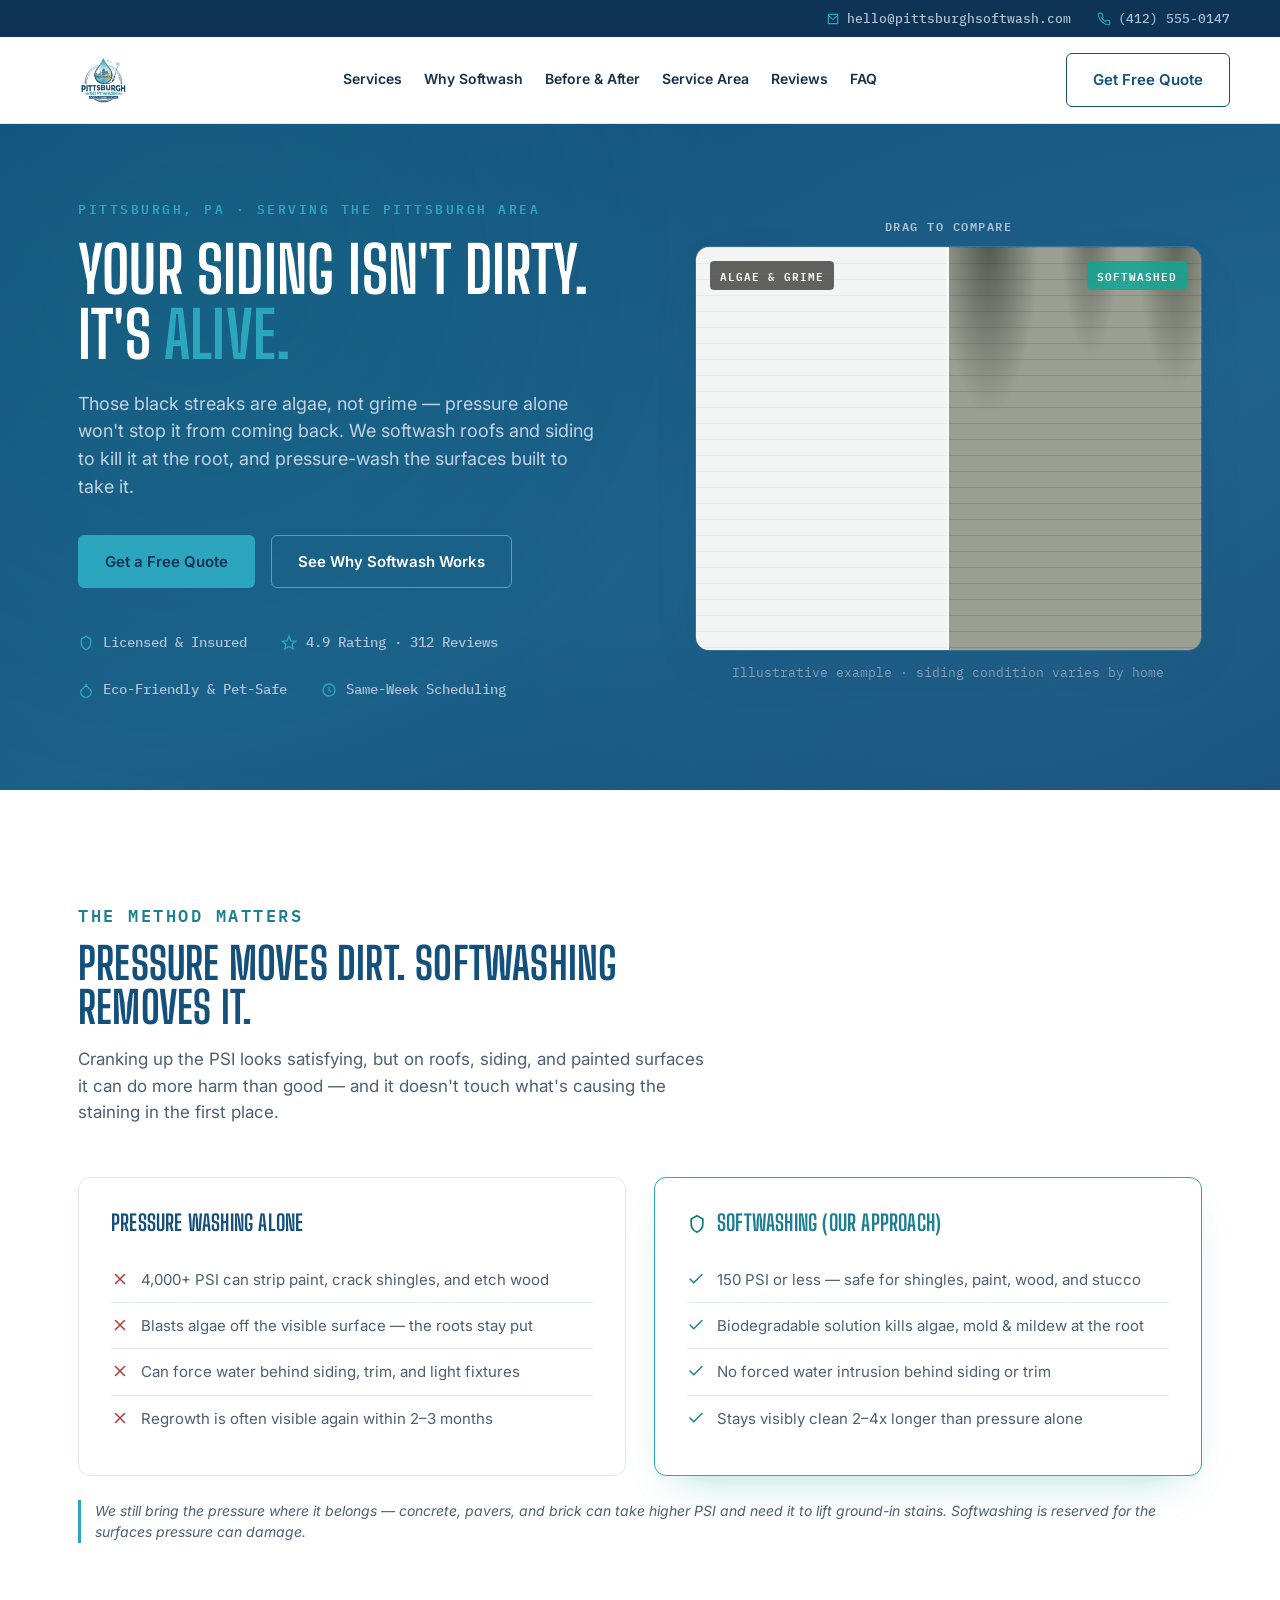
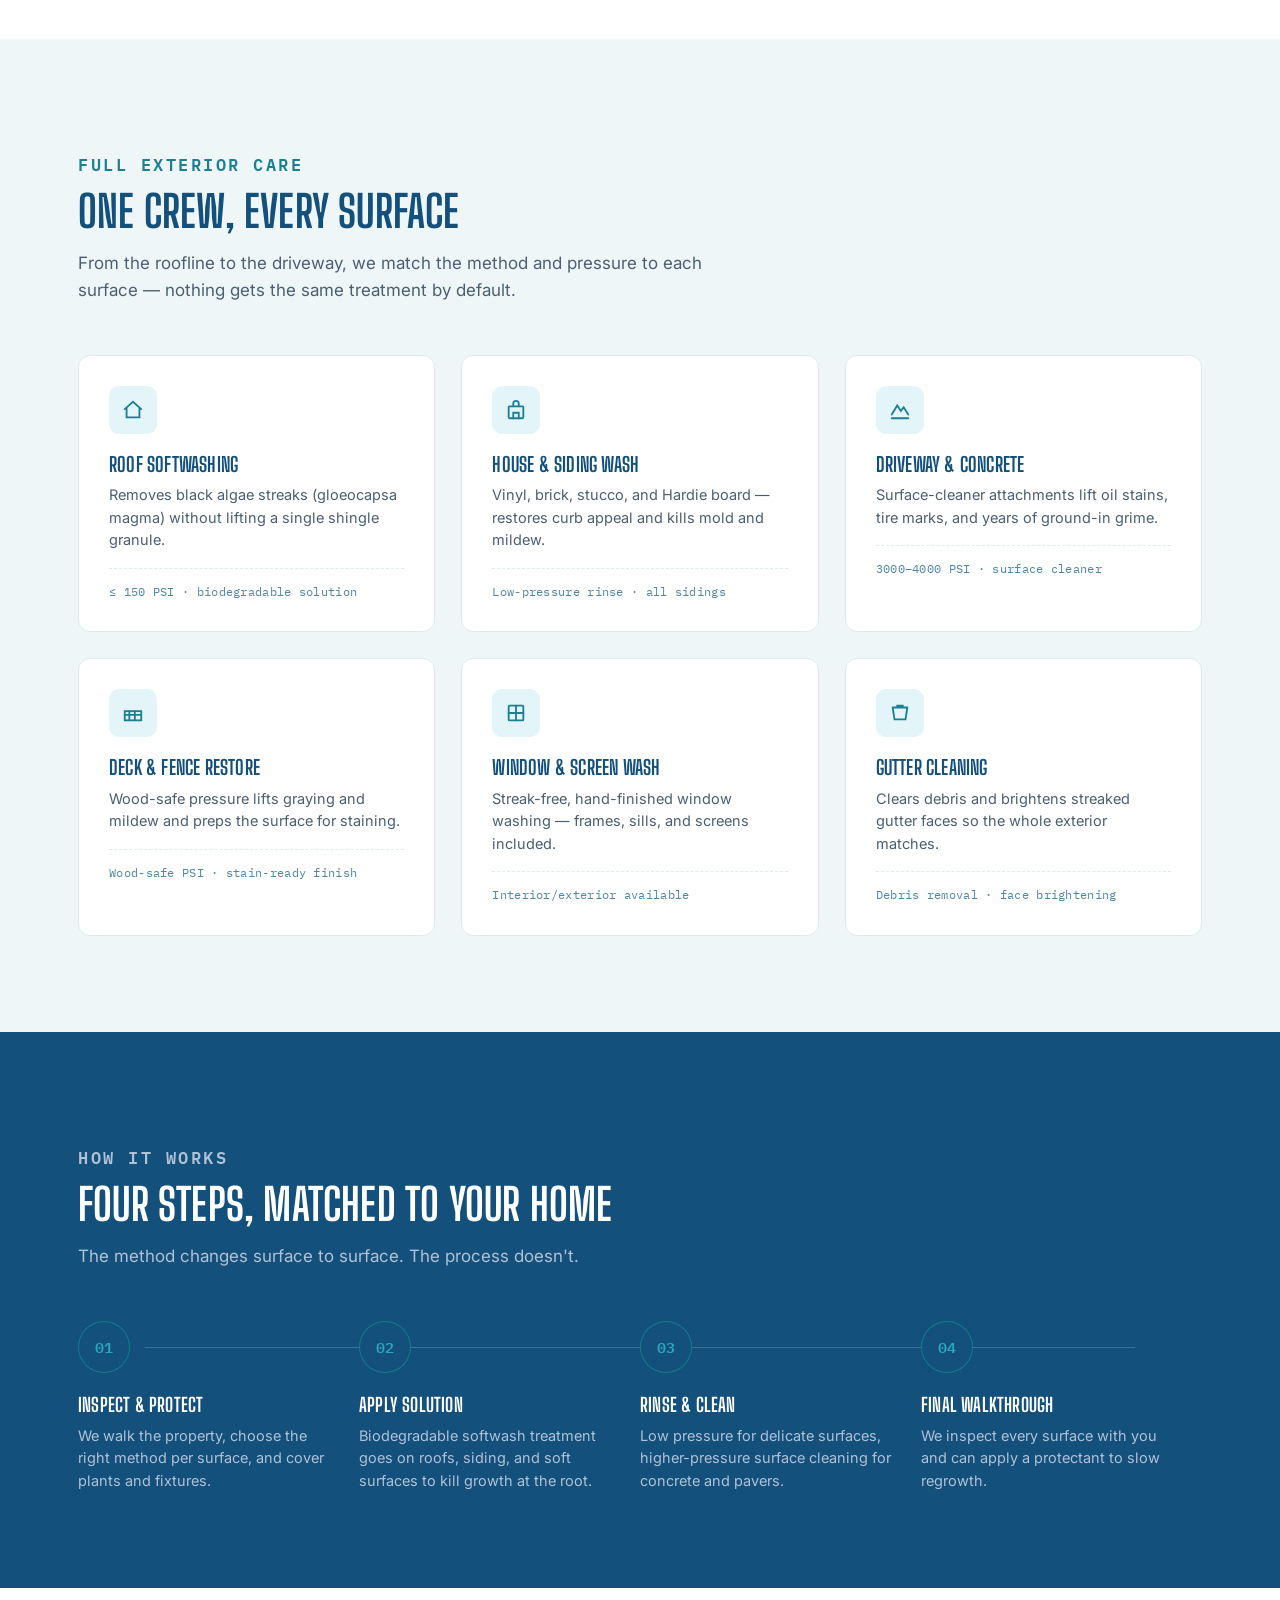
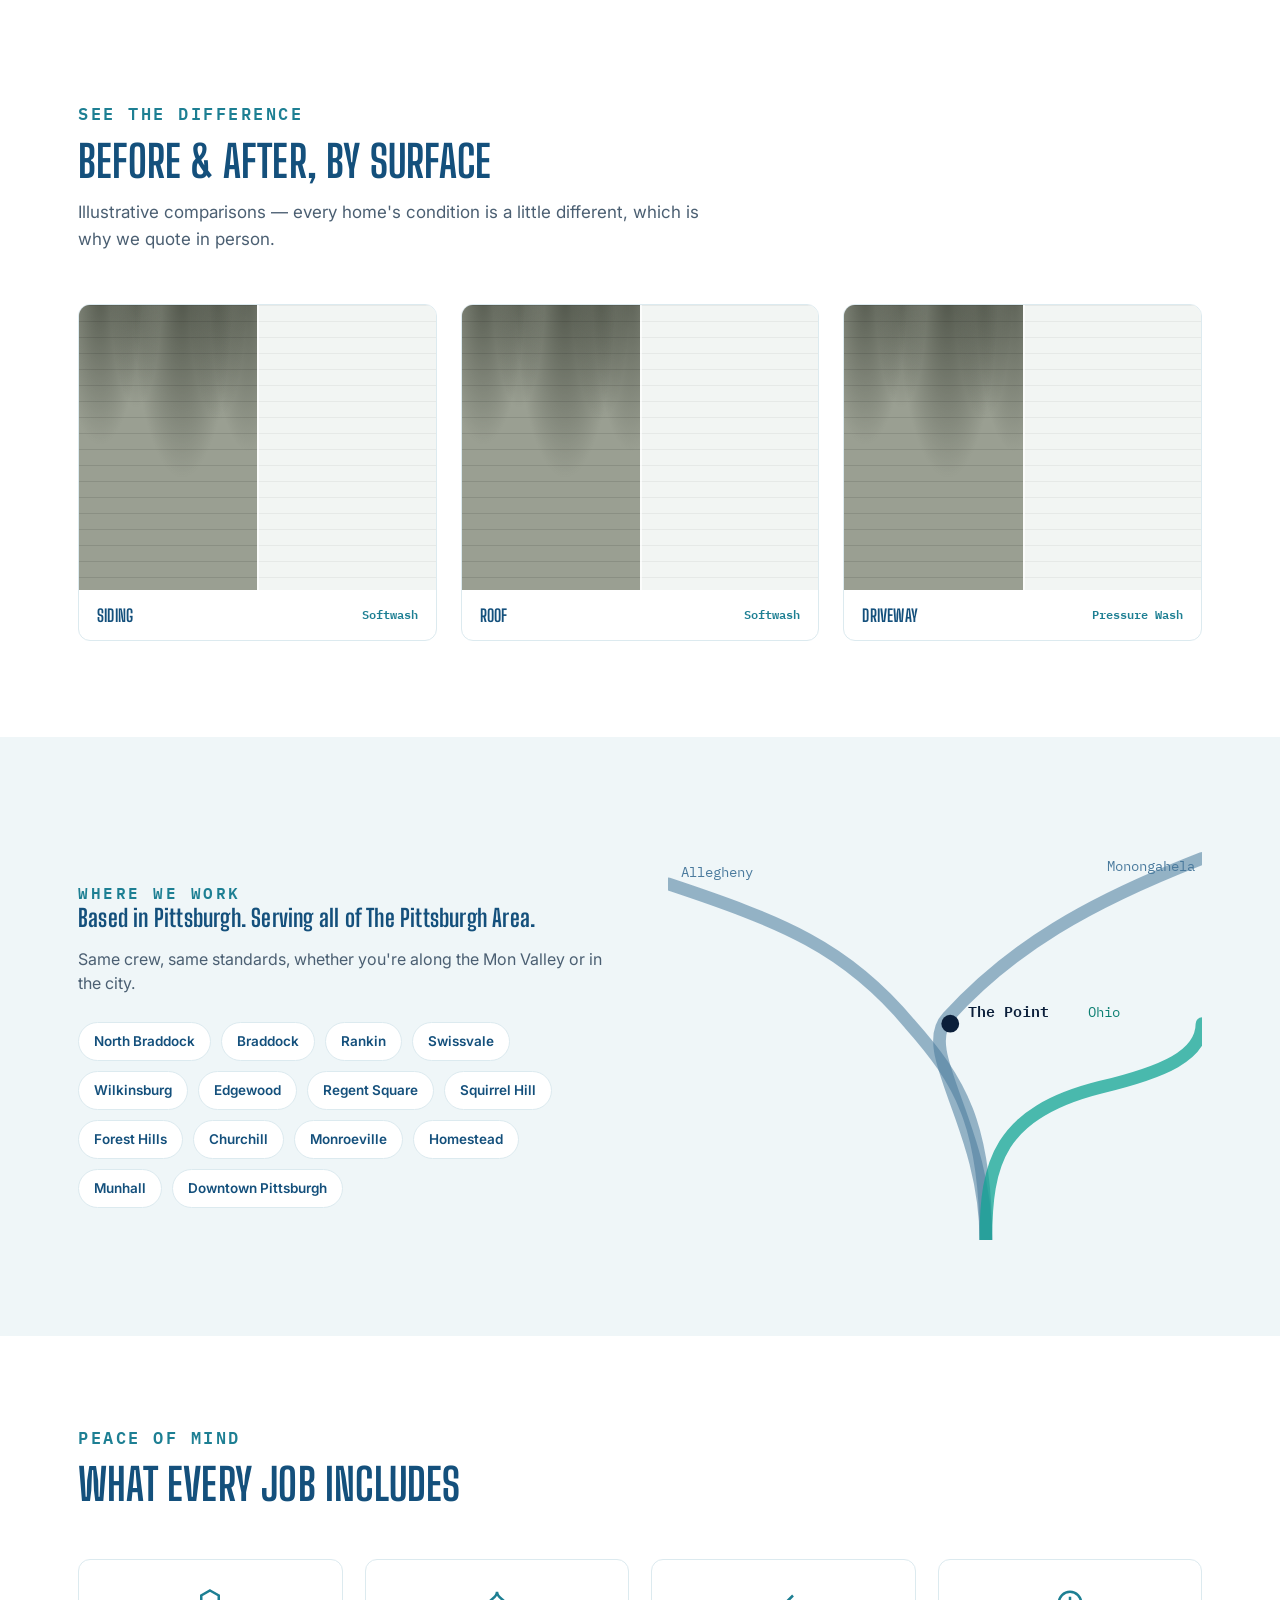
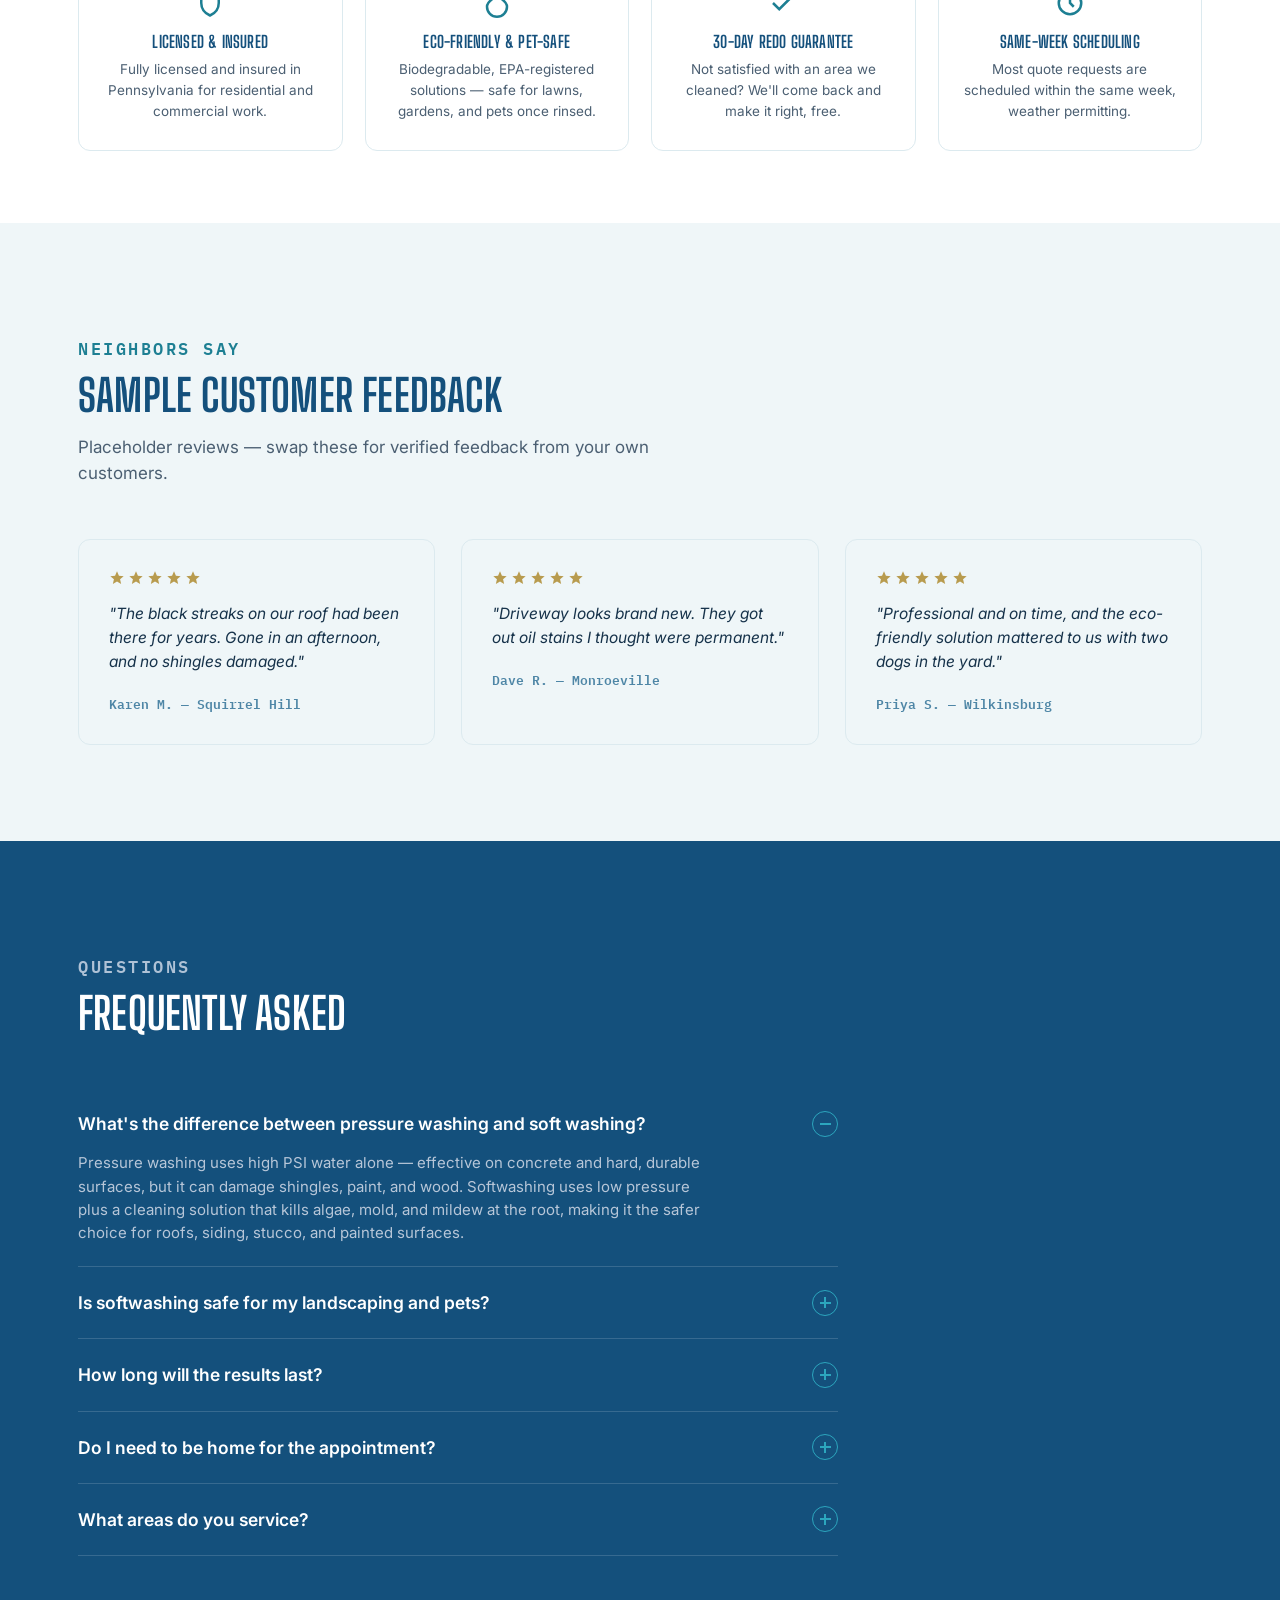
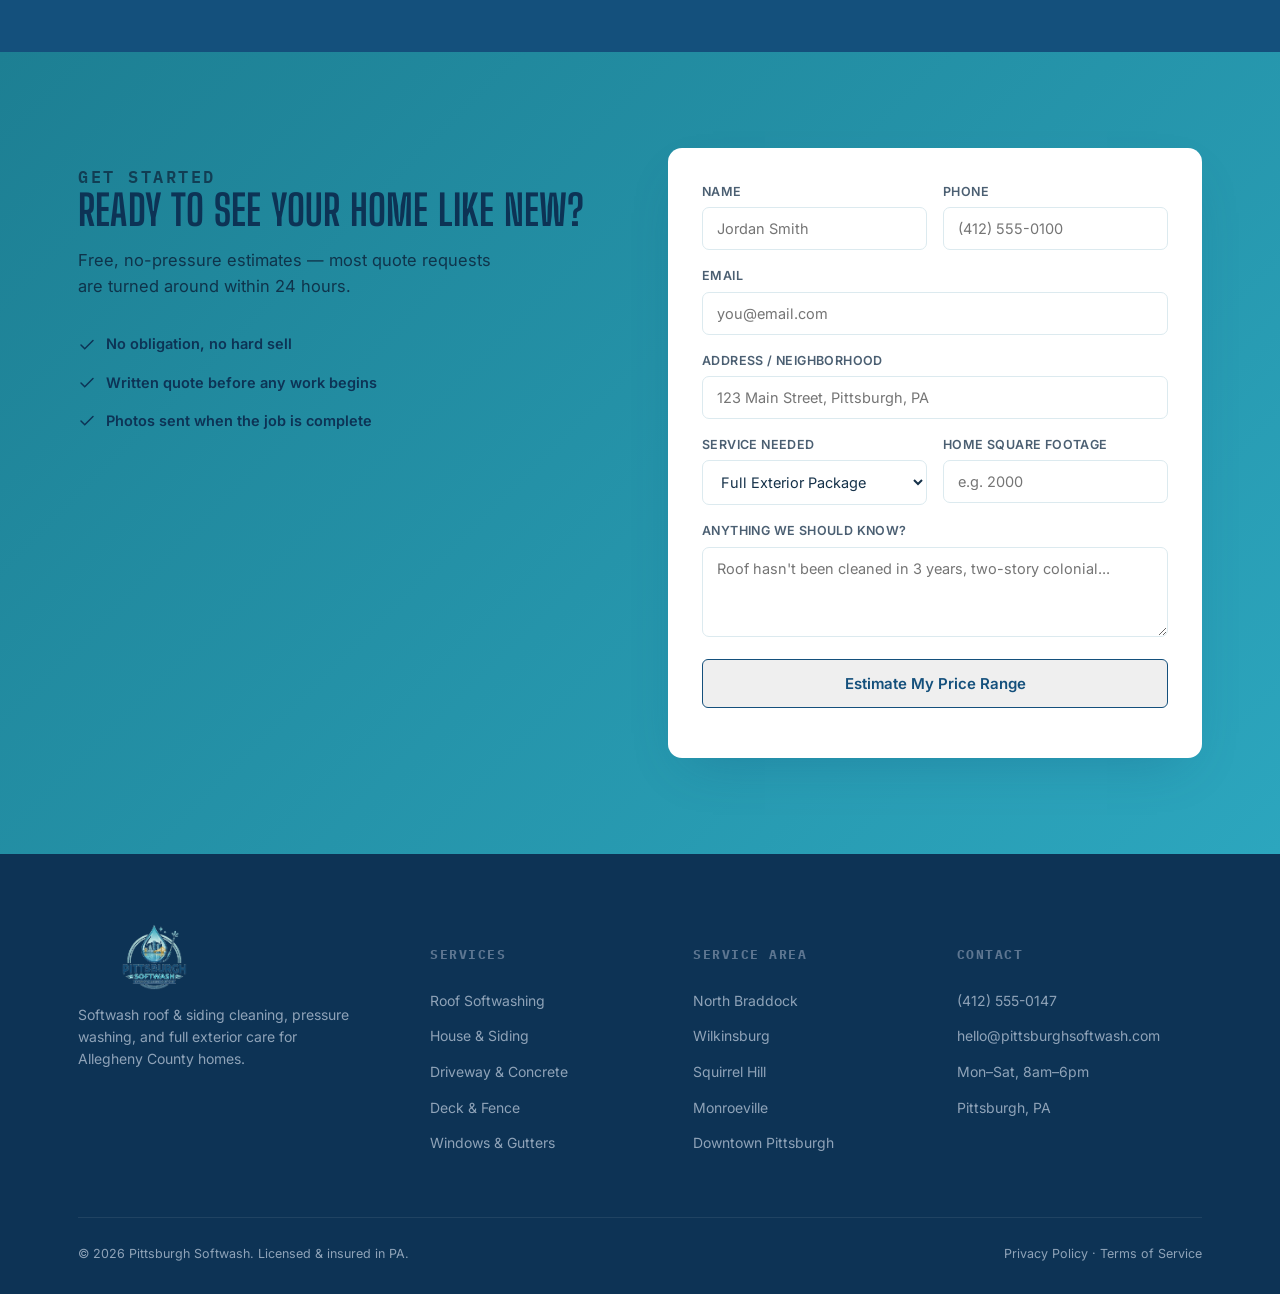
<file: Claude1.html>
<!DOCTYPE html>
<html lang="en">
<head>
<meta charset="UTF-8">
<meta name="viewport" content="width=device-width, initial-scale=1.0">
<title>Pittsburgh Softwash | Roof, Siding &amp; Exterior Cleaning — Allegheny County</title>
<meta name="description" content="Softwash roof &amp; siding cleaning, pressure washing, driveways, decks, windows and gutters. Licensed, insured, eco-friendly. Serving all of The Pittsburgh Area.">
<link rel="preconnect" href="https://fonts.googleapis.com">
<link href="https://fonts.googleapis.com/css2?family=Big+Shoulders+Display:wght@600;700;800;900&family=Inter:wght@400;500;600;700&family=IBM+Plex+Mono:wght@500;600&display=swap" rel="stylesheet">
<style>
  :root{
    --navy:#14507C;
    --navy-2:#1B6089;
    --navy-3:#0D3355;
    --white:#FFFFFF;
    --mist:#EFF6F8;
    --steel:#4E86A6;
    --rinse:#2CA6BE;
    --rinse-dark:#1D7F93;
    --rinse-light:#E3F5F8;
    --gold:#B89B4E;
    --gold-dark:#977E3B;
    --ink:#16324A;
    --ink-soft:#4B5F72;
    --line:#DCEAEF;
    --line-dark:#215076;
    --shadow: 0 20px 50px -20px rgba(20,80,124,0.3);
    --font-display:'Big Shoulders Display', sans-serif;
    --font-body:'Inter', sans-serif;
    --font-mono:'IBM Plex Mono', monospace;
  }

  *,*::before,*::after{box-sizing:border-box;}
  html{scroll-behavior:smooth;}
  @media (prefers-reduced-motion: reduce){
    html{scroll-behavior:auto;}
    *{animation-duration:0.001ms !important; animation-iteration-count:1 !important; transition-duration:0.001ms !important;}
  }
  body{
    margin:0;
    font-family:var(--font-body);
    color:var(--ink);
    background:var(--white);
    line-height:1.55;
    -webkit-font-smoothing:antialiased;
  }
  h1,h2,h3,h4{
    font-family:var(--font-display);
    margin:0;
    line-height:1.02;
    letter-spacing:0.2px;
    color:var(--navy);
  }
  p{margin:0;}
  a{color:inherit; text-decoration:none;}
  ul{margin:0; padding:0; list-style:none;}
  img,svg{display:block; max-width:100%;}
  button{font-family:inherit; cursor:pointer;}

  :focus-visible{
    outline:3px solid var(--rinse);
    outline-offset:3px;
    border-radius:2px;
  }

  .container{
    width:100%;
    max-width:1180px;
    margin:0 auto;
    padding:0 28px;
  }

  .eyebrow{
    font-family:var(--font-mono);
    font-size:12.5px;
    font-weight:600;
    letter-spacing:2.5px;
    text-transform:uppercase;
    color:var(--rinse);
  }
  .eyebrow.on-light{color:var(--rinse-dark);}

  .section{padding:96px 0;}
  .section.tight{padding:72px 0;}
  .bg-mist{background:var(--mist);}
  .bg-navy{background:var(--navy); color:#DCE6F0;}
  .bg-navy h2, .bg-navy h3{color:var(--white);}

  .section-head{
    max-width:640px;
    margin-bottom:52px;
  }
  .section-head h2{
    font-size:clamp(30px,4vw,44px);
    margin-top:12px;
    text-transform:uppercase;
  }
  .section-head p{
    margin-top:16px;
    font-size:17px;
    color:var(--ink-soft);
  }
  .bg-navy .section-head p{color:#AFC2D6;}

  /* Buttons */
  .btn{
    display:inline-flex;
    align-items:center;
    gap:10px;
    padding:14px 26px;
    border-radius:6px;
    font-weight:600;
    font-size:15px;
    border:1.5px solid transparent;
    transition:transform 0.15s ease, background 0.15s ease, border-color .15s ease;
    white-space:nowrap;
  }
  .btn:hover{transform:translateY(-2px);}
  .btn-primary{background:var(--rinse); color:var(--navy-3);}
  .btn-primary:hover{background:#15B8A9;}
  .btn-outline{border-color:rgba(255,255,255,0.35); color:var(--white);}
  .btn-outline:hover{border-color:var(--rinse); background:rgba(18,165,148,0.12);}
  .btn-outline.dark{border-color:var(--navy); color:var(--navy);}
  .btn-outline.dark:hover{background:var(--navy); color:var(--white);}

  .top-bar{
    background:var(--navy-3); color:#AFC2D6;
  }
  .top-bar-row{
    display:flex; align-items:center; justify-content:flex-end; gap:26px;
    padding:9px 0; font-family:var(--font-mono); font-size:12.5px; font-weight:500;
  }
  .top-bar-row a{
    display:flex; align-items:center; gap:7px; color:#AFC2D6;
    transition:color .15s ease;
  }
  .top-bar-row a:hover{color:var(--rinse);}
  .top-bar-row svg{stroke:var(--rinse); flex:none;}

  @media (max-width:600px){
    .top-bar-row{justify-content:center; gap:18px; font-size:11.5px;}
    .top-bar-email{display:none;}
  }

  /* Header */
  .site-header{
    position:sticky; top:0; z-index:100;
    background:rgba(255,255,255,0.92);
    backdrop-filter:blur(8px);
    border-bottom:1px solid var(--line);
  }
  .header-row{
    display:flex; align-items:center; justify-content:space-between;
    padding:16px 0; flex-wrap:nowrap; gap:16px;
  }
  .logo{
    font-family:var(--font-display);
    font-size:22px;
    font-weight:800;
    color:var(--navy);
    text-transform:uppercase;
    letter-spacing:0.5px;
    display:flex;
    align-items:center;
    gap:10px;
  }
  .header-logo-img{
    height:46px; width:auto; flex:none;
  }
  .footer-logo-full{
    width:150px; height:auto; margin-bottom:6px;
  }
  nav.main-nav{display:flex; gap:18px; flex-wrap:nowrap;}
  nav.main-nav a{
    font-size:14px; font-weight:600; color:var(--ink);
    padding:6px 2px; border-bottom:2px solid transparent; white-space:nowrap;
    transition:border-color .15s ease, color .15s ease;
  }
  nav.main-nav a:hover{color:var(--rinse-dark); border-color:var(--rinse);}
  .header-actions{display:flex; align-items:center; gap:18px;}
  .nav-toggle{
    display:none; background:none; border:none; padding:8px;
  }
  .nav-toggle svg{stroke:var(--navy);}

  @media (max-width:1100px){
    nav.main-nav{
      position:fixed; inset:64px 0 0 0; background:var(--white);
      flex-direction:column; padding:28px; gap:0; transform:translateX(100%);
      transition:transform .25s ease; overflow-y:auto;
    }
    nav.main-nav.open{transform:translateX(0);}
    nav.main-nav a{padding:16px 4px; border-bottom:1px solid var(--line); font-size:17px; white-space:normal;}
    .nav-toggle{display:block;}
  }
  @media (max-width:600px){
    .header-logo-img{height:38px;}
  }

  /* HERO */
  .hero{
    background:linear-gradient(160deg, var(--navy) 0%, var(--navy-2) 60%, var(--navy) 100%);
    color:var(--white);
    padding:76px 0 90px;
    overflow:hidden;
    position:relative;
  }
  .hero::before{
    content:"";
    position:absolute; inset:0;
    background-image:
      radial-gradient(circle at 15% 20%, rgba(18,165,148,0.14), transparent 45%),
      radial-gradient(circle at 85% 80%, rgba(74,122,157,0.18), transparent 50%);
    pointer-events:none;
  }
  .hero-grid{
    display:grid; grid-template-columns:1.05fr 0.95fr; gap:56px; align-items:center;
    position:relative; z-index:1;
  }
  .hero h1{
    font-size:clamp(38px,5.4vw,64px);
    text-transform:uppercase;
    margin-top:18px;
    color:var(--white);
  }
  .hero h1 em{
    font-style:normal; color:var(--rinse);
  }
  .hero-sub{
    margin-top:22px; font-size:18px; color:#C4D3E2; max-width:520px;
  }
  .hero-cta-row{
    display:flex; gap:16px; margin-top:34px; flex-wrap:wrap;
  }
  .trust-row{
    margin-top:44px; display:flex; flex-wrap:wrap; gap:26px 34px;
  }
  .trust-item{
    display:flex; align-items:center; gap:9px; font-size:13.5px; color:#AFC2D6;
    font-family:var(--font-mono); font-weight:500;
  }
  .trust-item svg{stroke:var(--rinse); flex:none;}

  /* Before/after compare */
  .compare-wrap{
    position:relative;
  }
  .compare-label{
    font-family:var(--font-mono); font-size:12px; font-weight:600; letter-spacing:1.5px;
    text-transform:uppercase; color:#AFC2D6; margin-bottom:10px; text-align:center;
  }
  .compare{
    position:relative;
    aspect-ratio:4/3.2;
    border-radius:14px;
    overflow:hidden;
    box-shadow:var(--shadow);
    border:1px solid rgba(255,255,255,0.12);
    user-select:none;
  }
  .compare-layer{
    position:absolute; inset:0;
    display:flex; flex-direction:column;
  }
  .siding{
    flex:1;
    background-image:repeating-linear-gradient(
      to bottom, rgba(255,255,255,0.06) 0px, rgba(255,255,255,0.06) 1px, transparent 1px, transparent 17px
    );
  }
  .layer-dirty{background-color:#93998f;}
  .layer-dirty .siding{
    background-color:#9a9f92;
    background-image:
      repeating-linear-gradient(to bottom, rgba(0,0,0,0.10) 0px, rgba(0,0,0,0.10) 1px, transparent 1px, transparent 16px),
      radial-gradient(ellipse 60px 220px at 12% -5%, rgba(30,35,25,0.55), transparent 70%),
      radial-gradient(ellipse 40px 180px at 32% -5%, rgba(30,35,25,0.45), transparent 65%),
      radial-gradient(ellipse 70px 260px at 58% -5%, rgba(30,35,25,0.6), transparent 72%),
      radial-gradient(ellipse 45px 200px at 78% -5%, rgba(30,35,25,0.4), transparent 65%),
      radial-gradient(ellipse 55px 230px at 95% -5%, rgba(30,35,25,0.5), transparent 70%);
  }
  .layer-clean{background-color:#eef2f0;}
  .layer-clean .siding{
    background-color:#f2f5f3;
    background-image:repeating-linear-gradient(to bottom, rgba(0,0,0,0.05) 0px, rgba(0,0,0,0.05) 1px, transparent 1px, transparent 16px);
  }
  .compare-tag{
    position:absolute; top:14px; z-index:3;
    font-family:var(--font-mono); font-size:11px; font-weight:600; letter-spacing:1px;
    padding:6px 10px; border-radius:4px; text-transform:uppercase;
  }
  .tag-dirty{left:14px; background:rgba(20,20,15,0.65); color:#fff;}
  .tag-clean{right:14px; background:rgba(18,165,148,0.85); color:#fff;}
  .compare-after{
    position:absolute; inset:0; z-index:2;
    clip-path:inset(0 50% 0 0);
  }
  .compare-handle{
    position:absolute; top:0; bottom:0; left:50%; z-index:4;
    width:0; transform:translateX(-50%);
    display:flex; align-items:center; justify-content:center;
    pointer-events:none;
  }
  .compare-handle::before{
    content:""; position:absolute; top:0; bottom:0; width:2px; background:rgba(255,255,255,0.85);
  }
  .compare-grip{
    width:42px; height:42px; border-radius:50%; background:var(--white);
    display:flex; align-items:center; justify-content:center; box-shadow:0 6px 16px rgba(0,0,0,0.3);
    pointer-events:none;
  }
  .compare-grip svg{stroke:var(--navy);}
  .compare-slider{
    position:absolute; inset:0; z-index:5;
    width:100%; height:100%;
    opacity:0; cursor:ew-resize;
    margin:0;
  }
  .compare-hint{
    text-align:center; font-size:12.5px; color:#8FA3B8; margin-top:12px; font-family:var(--font-mono);
  }

  /* WHY SOFTWASH */
  .why-grid{
    display:grid; grid-template-columns:1fr 1fr; gap:28px;
  }
  .why-card{
    background:var(--white); border-radius:12px; padding:34px 32px;
    border:1.5px solid var(--line);
  }
  .why-card.highlight{
    border-color:var(--rinse); box-shadow:0 18px 40px -22px rgba(18,165,148,0.45);
  }
  .why-card h3{
    font-size:22px; text-transform:uppercase; margin-bottom:22px;
    display:flex; align-items:center; gap:10px;
  }
  .why-card.highlight h3{color:var(--rinse-dark);}
  .why-card ul li{
    display:flex; gap:12px; padding:11px 0; border-top:1px solid var(--line); font-size:15px; color:var(--ink-soft);
  }
  .why-card ul li:first-child{border-top:none;}
  .why-card ul li svg{flex:none; margin-top:2px;}
  .icon-x{stroke:#B23A3A;}
  .icon-check{stroke:var(--rinse-dark);}
  .why-note{
    margin-top:24px; font-size:14px; color:var(--ink-soft); font-style:italic;
    border-left:3px solid var(--rinse); padding-left:14px;
  }

  @media (max-width:820px){
    .why-grid{grid-template-columns:1fr;}
  }

  /* SERVICES */
  .services-grid{
    display:grid; grid-template-columns:repeat(3,1fr); gap:26px;
  }
  .service-card{
    background:var(--white); border:1.5px solid var(--line); border-radius:12px; padding:30px;
    transition:border-color .18s ease, transform .18s ease;
  }
  .service-card:hover{border-color:var(--rinse); transform:translateY(-4px);}
  .service-icon{
    width:48px; height:48px; border-radius:10px; background:var(--rinse-light);
    display:flex; align-items:center; justify-content:center; margin-bottom:20px;
  }
  .service-icon svg{stroke:var(--rinse-dark);}
  .service-card h3{font-size:20px; text-transform:uppercase; margin-bottom:10px;}
  .service-card p{font-size:14.5px; color:var(--ink-soft);}
  .service-spec{
    margin-top:16px; font-family:var(--font-mono); font-size:12px; color:var(--steel);
    letter-spacing:0.3px; padding-top:14px; border-top:1px dashed var(--line);
  }

  @media (max-width:980px){ .services-grid{grid-template-columns:1fr 1fr;} }
  @media (max-width:620px){ .services-grid{grid-template-columns:1fr;} }

  /* PROCESS */
  .process-grid{
    display:grid; grid-template-columns:repeat(4,1fr); gap:0;
    position:relative;
  }
  .process-grid::before{
    content:""; position:absolute; top:26px; left:6%; right:6%; height:1px;
    background:rgba(255,255,255,0.18);
  }
  .process-step{
    position:relative; padding:0 20px 0 0;
  }
  .process-num{
    font-family:var(--font-mono); font-size:15px; font-weight:600; color:var(--rinse);
    width:52px; height:52px; border-radius:50%; border:1.5px solid rgba(18,165,148,0.5);
    display:flex; align-items:center; justify-content:center; background:var(--navy);
    position:relative; z-index:1; margin-bottom:22px;
  }
  .process-step h4{color:var(--white); font-size:19px; text-transform:uppercase; margin-bottom:10px;}
  .process-step p{font-size:14.5px; color:#AFC2D6;}

  @media (max-width:900px){
    .process-grid{grid-template-columns:1fr 1fr; gap:40px 20px;}
    .process-grid::before{display:none;}
  }
  @media (max-width:560px){ .process-grid{grid-template-columns:1fr;} }

  /* GALLERY */
  .gallery-grid{
    display:grid; grid-template-columns:repeat(3,1fr); gap:24px;
  }
  .gallery-card{
    border-radius:12px; overflow:hidden; border:1.5px solid var(--line); background:var(--white);
  }
  .gallery-split{
    position:relative; aspect-ratio:5/4; display:flex;
  }
  .gallery-half{flex:1; position:relative; overflow:hidden;}
  .gallery-half .siding{height:100%;}
  .gallery-caption{
    padding:16px 18px; display:flex; justify-content:space-between; align-items:center;
  }
  .gallery-caption h4{font-size:17px; text-transform:uppercase;}
  .gallery-caption span{font-family:var(--font-mono); font-size:11.5px; color:var(--rinse-dark); font-weight:600;}
  .gallery-divider{
    position:absolute; top:0; bottom:0; left:50%; width:2px; background:rgba(255,255,255,0.7); z-index:2;
  }

  @media (max-width:900px){ .gallery-grid{grid-template-columns:1fr;} }

  /* SERVICE AREA */
  .area-wrap{
    display:grid; grid-template-columns:1fr 1fr; gap:56px; align-items:center;
  }
  .area-copy p{font-size:16px; color:var(--ink-soft); margin-top:16px;}
  .area-pills{
    display:flex; flex-wrap:wrap; gap:10px; margin-top:26px;
  }
  .pill{
    font-size:13.5px; font-weight:600; padding:8px 15px; border-radius:20px;
    background:var(--white); border:1.5px solid var(--line); color:var(--navy);
  }
  .rivers-svg{ width:100%; height:auto; }

  @media (max-width:900px){
    .area-wrap{grid-template-columns:1fr;}
    .area-wrap{grid-template-rows:auto auto;}
  }

  /* GUARANTEE */
  .guarantee-grid{
    display:grid; grid-template-columns:repeat(4,1fr); gap:22px;
  }
  .guarantee-card{
    background:var(--white); border-radius:12px; padding:28px 22px; text-align:center;
    border:1.5px solid var(--line);
  }
  .guarantee-card svg{stroke:var(--rinse-dark); margin:0 auto 16px;}
  .guarantee-card h4{font-size:16.5px; text-transform:uppercase; margin-bottom:8px;}
  .guarantee-card p{font-size:13.5px; color:var(--ink-soft);}

  @media (max-width:900px){ .guarantee-grid{grid-template-columns:1fr 1fr;} }
  @media (max-width:520px){ .guarantee-grid{grid-template-columns:1fr;} }

  /* TESTIMONIALS */
  .testi-grid{
    display:grid; grid-template-columns:repeat(3,1fr); gap:26px;
  }
  .testi-card{
    background:var(--mist); border-radius:12px; padding:30px; border:1px solid var(--line);
  }
  .stars{display:flex; gap:3px; margin-bottom:16px;}
  .stars svg{width:16px; height:16px; fill:var(--gold); stroke:none;}
  .testi-quote{font-size:15.5px; color:var(--ink); font-style:italic;}
  .testi-name{
    margin-top:20px; font-family:var(--font-mono); font-size:13px; color:var(--steel); font-weight:600;
  }

  @media (max-width:900px){ .testi-grid{grid-template-columns:1fr;} }

  /* FAQ */
  .faq-list{max-width:760px;}
  details.faq-item{
    border-bottom:1px solid rgba(255,255,255,0.15);
    padding:22px 0;
  }
  details.faq-item summary{
    list-style:none; cursor:pointer; display:flex; justify-content:space-between; align-items:center;
    font-size:17.5px; font-weight:600; color:var(--white); gap:20px;
  }
  details.faq-item summary::-webkit-details-marker{display:none;}
  .faq-plus{
    flex:none; width:26px; height:26px; border-radius:50%; border:1.5px solid var(--rinse);
    display:flex; align-items:center; justify-content:center; position:relative;
  }
  .faq-plus::before,.faq-plus::after{
    content:""; position:absolute; background:var(--rinse);
  }
  .faq-plus::before{width:11px; height:1.6px;}
  .faq-plus::after{width:1.6px; height:11px; transition:transform .18s ease;}
  details[open] .faq-plus::after{transform:rotate(90deg); opacity:0;}
  .faq-answer{
    margin-top:14px; font-size:15px; color:#B7C6D8; max-width:640px;
  }

  /* FINAL CTA */
  .final-cta{
    background:linear-gradient(135deg, var(--rinse-dark), var(--rinse));
    color:var(--navy-3);
  }
  .final-grid{
    display:grid; grid-template-columns:1fr 1fr; gap:56px; align-items:start;
  }
  .final-copy h2{
    color:var(--navy-3); font-size:clamp(28px,4vw,42px); text-transform:uppercase;
  }
  .final-copy p{margin-top:16px; font-size:16.5px; color:rgba(10,24,48,0.75); max-width:420px;}
  .final-list{margin-top:26px;}
  .final-list li{
    display:flex; gap:10px; align-items:center; padding:8px 0; font-size:14.5px; font-weight:600; color:var(--navy-3);
  }
  .final-list li svg{stroke:var(--navy-3);}

  .quote-form{
    background:var(--white); border-radius:14px; padding:34px; box-shadow:var(--shadow);
  }
  .form-row{display:grid; grid-template-columns:1fr 1fr; gap:16px;}
  .field{margin-bottom:16px;}
  .field label{
    display:block; font-size:12.5px; font-weight:600; color:var(--ink-soft); margin-bottom:6px;
    text-transform:uppercase; letter-spacing:0.4px;
  }
  .field input, .field select, .field textarea{
    width:100%; padding:12px 14px; border-radius:7px; border:1.5px solid var(--line);
    font-family:var(--font-body); font-size:14.5px; color:var(--ink); background:var(--white);
  }
  .field textarea{resize:vertical; min-height:90px;}
  .field input:focus, .field select:focus, .field textarea:focus{
    outline:none; border-color:var(--rinse);
  }
  .form-note{
    font-size:12px; color:var(--ink-soft); margin-top:6px; font-style:italic;
  }
  .quote-form .btn-primary{width:100%; justify-content:center; margin-top:6px;}
  .estimate-btn{width:100%; justify-content:center; margin-bottom:16px;}
  .estimate-result{
    background:var(--rinse-light); border:1.5px solid var(--rinse); border-radius:9px;
    padding:16px 18px; margin-bottom:18px;
  }
  .estimate-range{
    font-family:var(--font-mono); font-size:22px; font-weight:600; color:var(--rinse-dark);
  }
  .estimate-detail{
    font-size:12.5px; color:var(--ink-soft); margin-top:6px; line-height:1.5;
  }

  @media (max-width:900px){
    .final-grid{grid-template-columns:1fr;}
  }
  @media (max-width:520px){
    .form-row{grid-template-columns:1fr;}
  }

  /* FOOTER */
  footer{background:var(--navy-3); color:#8FA3B8; padding:70px 0 30px;}
  .footer-grid{
    display:grid; grid-template-columns:1.4fr 1fr 1fr 1.1fr; gap:40px;
  }
  .footer-brand .logo{color:var(--white);}
  .footer-brand p{margin-top:14px; font-size:14px; color:#8FA3B8; max-width:280px;}
  .footer-col h5{
    font-family:var(--font-mono); font-size:12.5px; letter-spacing:1.5px; text-transform:uppercase;
    color:#5D7691; margin-bottom:18px;
  }
  .footer-col ul li{padding:7px 0; font-size:14px;}
  .footer-col ul li a:hover{color:var(--rinse);}
  .footer-bottom{
    margin-top:56px; padding-top:26px; border-top:1px solid rgba(255,255,255,0.08);
    display:flex; justify-content:space-between; flex-wrap:wrap; gap:12px; font-size:12.5px;
  }

  @media (max-width:900px){
    .footer-grid{grid-template-columns:1fr 1fr; gap:36px;}
  }
  @media (max-width:560px){
    .footer-grid{grid-template-columns:1fr;}
  }

  /* Reveal animation */
  .reveal{opacity:0; transform:translateY(18px); transition:opacity .6s ease, transform .6s ease;}
  .reveal.in-view{opacity:1; transform:translateY(0);}
</style>
</head>
<body>

<header class="site-header">
  <div class="top-bar">
    <div class="container top-bar-row">
      <a href="mailto:hello@pittsburghsoftwash.com" class="top-bar-email">
        <svg width="14" height="14" viewBox="0 0 24 24" fill="none" stroke-width="2"><path d="M4 4h16v16H4z"/><path d="M4 6l8 7 8-7"/></svg>
        hello@pittsburghsoftwash.com
      </a>
      <a href="tel:+14125550147">
        <svg width="14" height="14" viewBox="0 0 24 24" fill="none" stroke-width="2"><path d="M22 16.92v3a2 2 0 0 1-2.18 2 19.79 19.79 0 0 1-8.63-3.07 19.5 19.5 0 0 1-6-6 19.79 19.79 0 0 1-3.07-8.67A2 2 0 0 1 4.11 2h3a2 2 0 0 1 2 1.72c.12.9.34 1.79.65 2.65a2 2 0 0 1-.45 2.11L8.09 9.91a16 16 0 0 0 6 6l1.43-1.22a2 2 0 0 1 2.11-.45c.86.31 1.75.53 2.65.65A2 2 0 0 1 22 16.92z"/></svg>
        (412) 555-0147
      </a>
    </div>
  </div>
  <div class="container header-row">
    <a href="#top" class="logo">
      <img class="header-logo-img" src="assetsPittSoftwash1/logo-full.png" alt="Pittsburgh Softwash">
    </a>
    <nav class="main-nav" id="mainNav">
      <a href="#services">Services</a>
      <a href="#why">Why Softwash</a>
      <a href="#gallery">Before &amp; After</a>
      <a href="#area">Service Area</a>
      <a href="#reviews">Reviews</a>
      <a href="#faq">FAQ</a>
    </nav>
    <div class="header-actions">
      <a class="btn btn-outline dark" href="#quote">Get Free Quote</a>
      <button class="nav-toggle" id="navToggle" aria-label="Toggle menu" aria-expanded="false" aria-controls="mainNav">
        <svg width="26" height="26" viewBox="0 0 24 24" fill="none" stroke-width="2" stroke-linecap="round"><line x1="3" y1="6" x2="21" y2="6"/><line x1="3" y1="12" x2="21" y2="12"/><line x1="3" y1="18" x2="21" y2="18"/></svg>
      </button>
    </div>
  </div>
</header>

<main id="top">

  <!-- HERO -->
  <section class="hero">
    <div class="container hero-grid">
      <div>
        <p class="eyebrow">Pittsburgh, PA &middot; Serving The Pittsburgh Area</p>
        <h1>Your siding isn't dirty.<br>It's <em>alive.</em></h1>
        <p class="hero-sub">Those black streaks are algae, not grime — pressure alone won't stop it from coming back. We softwash roofs and siding to kill it at the root, and pressure-wash the surfaces built to take it.</p>
        <div class="hero-cta-row">
          <a href="#quote" class="btn btn-primary">Get a Free Quote</a>
          <a href="#why" class="btn btn-outline">See Why Softwash Works</a>
        </div>
        <div class="trust-row">
          <div class="trust-item">
            <svg width="16" height="16" viewBox="0 0 24 24" fill="none" stroke-width="2"><path d="M12 2l7 4v6c0 5-3.4 8.4-7 10-3.6-1.6-7-5-7-10V6l7-4z"/></svg>
            Licensed &amp; Insured
          </div>
          <div class="trust-item">
            <svg width="16" height="16" viewBox="0 0 24 24" fill="none" stroke-width="2"><path d="M12 17.3l-6.2 3.6 1.6-7L2 9.3l7.1-.6L12 2l2.9 6.7 7.1.6-5.4 4.6 1.6 7z"/></svg>
            4.9 Rating &middot; 312 Reviews
          </div>
          <div class="trust-item">
            <svg width="16" height="16" viewBox="0 0 24 24" fill="none" stroke-width="2"><path d="M12 3c0 6-8 6-8 12a8 8 0 0016 0c0-6-8-6-8-12z"/></svg>
            Eco-Friendly &amp; Pet-Safe
          </div>
          <div class="trust-item">
            <svg width="16" height="16" viewBox="0 0 24 24" fill="none" stroke-width="2"><circle cx="12" cy="12" r="9"/><path d="M12 7v5l3 3"/></svg>
            Same-Week Scheduling
          </div>
        </div>
      </div>

      <div class="compare-wrap">
        <p class="compare-label">Drag to compare</p>
        <div class="compare" id="compare">
          <div class="compare-layer layer-dirty"><div class="siding"></div></div>
          <span class="compare-tag tag-dirty">Algae &amp; grime</span>
          <div class="compare-layer compare-after" id="compareAfter">
            <div class="compare-layer layer-clean"><div class="siding"></div></div>
          </div>
          <span class="compare-tag tag-clean">Softwashed</span>
          <div class="compare-handle" id="compareHandle">
            <div class="compare-grip">
              <svg width="18" height="18" viewBox="0 0 24 24" fill="none" stroke-width="2" stroke-linecap="round"><path d="M8 8l-4 4 4 4M16 8l4 4-4 4"/></svg>
            </div>
          </div>
          <input type="range" min="0" max="100" value="50" class="compare-slider" id="compareRange" aria-label="Drag to compare dirty and softwashed siding">
        </div>
        <p class="compare-hint">Illustrative example &middot; siding condition varies by home</p>
      </div>
    </div>
  </section>

  <!-- WHY SOFTWASH -->
  <section class="section" id="why">
    <div class="container">
      <div class="section-head reveal">
        <p class="eyebrow on-light">The Method Matters</p>
        <h2>Pressure moves dirt. Softwashing removes it.</h2>
        <p>Cranking up the PSI looks satisfying, but on roofs, siding, and painted surfaces it can do more harm than good — and it doesn't touch what's causing the staining in the first place.</p>
      </div>
      <div class="why-grid">
        <div class="why-card reveal">
          <h3>Pressure Washing Alone</h3>
          <ul>
            <li><svg class="icon-x" width="18" height="18" viewBox="0 0 24 24" fill="none" stroke-width="2" stroke-linecap="round"><path d="M18 6L6 18M6 6l12 12"/></svg>4,000+ PSI can strip paint, crack shingles, and etch wood</li>
            <li><svg class="icon-x" width="18" height="18" viewBox="0 0 24 24" fill="none" stroke-width="2" stroke-linecap="round"><path d="M18 6L6 18M6 6l12 12"/></svg>Blasts algae off the visible surface — the roots stay put</li>
            <li><svg class="icon-x" width="18" height="18" viewBox="0 0 24 24" fill="none" stroke-width="2" stroke-linecap="round"><path d="M18 6L6 18M6 6l12 12"/></svg>Can force water behind siding, trim, and light fixtures</li>
            <li><svg class="icon-x" width="18" height="18" viewBox="0 0 24 24" fill="none" stroke-width="2" stroke-linecap="round"><path d="M18 6L6 18M6 6l12 12"/></svg>Regrowth is often visible again within 2–3 months</li>
          </ul>
        </div>
        <div class="why-card highlight reveal">
          <h3>
            <svg width="20" height="20" viewBox="0 0 24 24" fill="none" stroke="#0C7F72" stroke-width="2"><path d="M12 2l7 4v6c0 5-3.4 8.4-7 10-3.6-1.6-7-5-7-10V6l7-4z"/></svg>
            Softwashing (Our Approach)
          </h3>
          <ul>
            <li><svg class="icon-check" width="18" height="18" viewBox="0 0 24 24" fill="none" stroke-width="2" stroke-linecap="round"><path d="M20 6L9 17l-5-5"/></svg>150 PSI or less — safe for shingles, paint, wood, and stucco</li>
            <li><svg class="icon-check" width="18" height="18" viewBox="0 0 24 24" fill="none" stroke-width="2" stroke-linecap="round"><path d="M20 6L9 17l-5-5"/></svg>Biodegradable solution kills algae, mold &amp; mildew at the root</li>
            <li><svg class="icon-check" width="18" height="18" viewBox="0 0 24 24" fill="none" stroke-width="2" stroke-linecap="round"><path d="M20 6L9 17l-5-5"/></svg>No forced water intrusion behind siding or trim</li>
            <li><svg class="icon-check" width="18" height="18" viewBox="0 0 24 24" fill="none" stroke-width="2" stroke-linecap="round"><path d="M20 6L9 17l-5-5"/></svg>Stays visibly clean 2–4x longer than pressure alone</li>
          </ul>
        </div>
      </div>
      <p class="why-note reveal">We still bring the pressure where it belongs — concrete, pavers, and brick can take higher PSI and need it to lift ground-in stains. Softwashing is reserved for the surfaces pressure can damage.</p>
    </div>
  </section>

  <!-- SERVICES -->
  <section class="section bg-mist" id="services">
    <div class="container">
      <div class="section-head reveal">
        <p class="eyebrow on-light">Full Exterior Care</p>
        <h2>One crew, every surface</h2>
        <p>From the roofline to the driveway, we match the method and pressure to each surface — nothing gets the same treatment by default.</p>
      </div>
      <div class="services-grid">
        <div class="service-card reveal">
          <div class="service-icon"><svg width="22" height="22" viewBox="0 0 24 24" fill="none" stroke-width="2" stroke-linecap="round"><path d="M3 11l9-8 9 8M5 10v10h14V10"/></svg></div>
          <h3>Roof Softwashing</h3>
          <p>Removes black algae streaks (gloeocapsa magma) without lifting a single shingle granule.</p>
          <div class="service-spec">≤ 150 PSI &middot; biodegradable solution</div>
        </div>
        <div class="service-card reveal">
          <div class="service-icon"><svg width="22" height="22" viewBox="0 0 24 24" fill="none" stroke-width="2" stroke-linecap="round"><rect x="4" y="8" width="16" height="13" rx="1"/><path d="M9 21v-6h6v6M9 8V5a3 3 0 016 0v3"/></svg></div>
          <h3>House &amp; Siding Wash</h3>
          <p>Vinyl, brick, stucco, and Hardie board — restores curb appeal and kills mold and mildew.</p>
          <div class="service-spec">Low-pressure rinse &middot; all sidings</div>
        </div>
        <div class="service-card reveal">
          <div class="service-icon"><svg width="22" height="22" viewBox="0 0 24 24" fill="none" stroke-width="2" stroke-linecap="round"><path d="M3 17l6-10 4 6 3-4 5 8"/><line x1="3" y1="21" x2="21" y2="21"/></svg></div>
          <h3>Driveway &amp; Concrete</h3>
          <p>Surface-cleaner attachments lift oil stains, tire marks, and years of ground-in grime.</p>
          <div class="service-spec">3000–4000 PSI &middot; surface cleaner</div>
        </div>
        <div class="service-card reveal">
          <div class="service-icon"><svg width="22" height="22" viewBox="0 0 24 24" fill="none" stroke-width="2" stroke-linecap="round"><rect x="3" y="10" width="18" height="10"/><line x1="3" y1="14" x2="21" y2="14"/><line x1="8" y1="10" x2="8" y2="20"/><line x1="14" y1="10" x2="14" y2="20"/></svg></div>
          <h3>Deck &amp; Fence Restore</h3>
          <p>Wood-safe pressure lifts graying and mildew and preps the surface for staining.</p>
          <div class="service-spec">Wood-safe PSI &middot; stain-ready finish</div>
        </div>
        <div class="service-card reveal">
          <div class="service-icon"><svg width="22" height="22" viewBox="0 0 24 24" fill="none" stroke-width="2" stroke-linecap="round"><rect x="4" y="4" width="16" height="16" rx="1"/><line x1="12" y1="4" x2="12" y2="20"/><line x1="4" y1="12" x2="20" y2="12"/></svg></div>
          <h3>Window &amp; Screen Wash</h3>
          <p>Streak-free, hand-finished window washing — frames, sills, and screens included.</p>
          <div class="service-spec">Interior/exterior available</div>
        </div>
        <div class="service-card reveal">
          <div class="service-icon"><svg width="22" height="22" viewBox="0 0 24 24" fill="none" stroke-width="2" stroke-linecap="round"><path d="M4 6h16M4 6l2 13h12l2-13M9 6V4h6v2"/></svg></div>
          <h3>Gutter Cleaning</h3>
          <p>Clears debris and brightens streaked gutter faces so the whole exterior matches.</p>
          <div class="service-spec">Debris removal &middot; face brightening</div>
        </div>
      </div>
    </div>
  </section>

  <!-- PROCESS -->
  <section class="section bg-navy">
    <div class="container">
      <div class="section-head reveal">
        <p class="eyebrow">How It Works</p>
        <h2>Four steps, matched to your home</h2>
        <p>The method changes surface to surface. The process doesn't.</p>
      </div>
      <div class="process-grid">
        <div class="process-step reveal">
          <div class="process-num">01</div>
          <h4>Inspect &amp; Protect</h4>
          <p>We walk the property, choose the right method per surface, and cover plants and fixtures.</p>
        </div>
        <div class="process-step reveal">
          <div class="process-num">02</div>
          <h4>Apply Solution</h4>
          <p>Biodegradable softwash treatment goes on roofs, siding, and soft surfaces to kill growth at the root.</p>
        </div>
        <div class="process-step reveal">
          <div class="process-num">03</div>
          <h4>Rinse &amp; Clean</h4>
          <p>Low pressure for delicate surfaces, higher-pressure surface cleaning for concrete and pavers.</p>
        </div>
        <div class="process-step reveal">
          <div class="process-num">04</div>
          <h4>Final Walkthrough</h4>
          <p>We inspect every surface with you and can apply a protectant to slow regrowth.</p>
        </div>
      </div>
    </div>
  </section>

  <!-- GALLERY -->
  <section class="section" id="gallery">
    <div class="container">
      <div class="section-head reveal">
        <p class="eyebrow on-light">See The Difference</p>
        <h2>Before &amp; after, by surface</h2>
        <p>Illustrative comparisons — every home's condition is a little different, which is why we quote in person.</p>
      </div>
      <div class="gallery-grid">
        <div class="gallery-card reveal">
          <div class="gallery-split">
            <div class="gallery-half layer-dirty"><div class="siding"></div></div>
            <div class="gallery-half layer-clean"><div class="siding"></div></div>
            <div class="gallery-divider"></div>
          </div>
          <div class="gallery-caption"><h4>Siding</h4><span>Softwash</span></div>
        </div>
        <div class="gallery-card reveal">
          <div class="gallery-split">
            <div class="gallery-half layer-dirty"><div class="siding"></div></div>
            <div class="gallery-half layer-clean"><div class="siding"></div></div>
            <div class="gallery-divider"></div>
          </div>
          <div class="gallery-caption"><h4>Roof</h4><span>Softwash</span></div>
        </div>
        <div class="gallery-card reveal">
          <div class="gallery-split">
            <div class="gallery-half layer-dirty"><div class="siding"></div></div>
            <div class="gallery-half layer-clean"><div class="siding"></div></div>
            <div class="gallery-divider"></div>
          </div>
          <div class="gallery-caption"><h4>Driveway</h4><span>Pressure Wash</span></div>
        </div>
      </div>
    </div>
  </section>

  <!-- SERVICE AREA -->
  <section class="section bg-mist" id="area">
    <div class="container area-wrap">
      <div class="area-copy reveal">
        <p class="eyebrow on-light">Where We Work</p>
        <h2>Based in Pittsburgh. Serving all of The Pittsburgh Area.</h2>
        <p>Same crew, same standards, whether you're along the Mon Valley or in the city.</p>
        <div class="area-pills">
          <span class="pill">North Braddock</span>
          <span class="pill">Braddock</span>
          <span class="pill">Rankin</span>
          <span class="pill">Swissvale</span>
          <span class="pill">Wilkinsburg</span>
          <span class="pill">Edgewood</span>
          <span class="pill">Regent Square</span>
          <span class="pill">Squirrel Hill</span>
          <span class="pill">Forest Hills</span>
          <span class="pill">Churchill</span>
          <span class="pill">Monroeville</span>
          <span class="pill">Homestead</span>
          <span class="pill">Munhall</span>
          <span class="pill">Downtown Pittsburgh</span>
        </div>
      </div>
      <div class="reveal">
        <svg class="rivers-svg" viewBox="0 0 420 320" fill="none" xmlns="http://www.w3.org/2000/svg">
          <path d="M0 40 C 90 70, 140 90, 190 150 C 230 195, 250 230, 250 320" stroke="#4A7A9D" stroke-width="10" stroke-linecap="round" opacity="0.55"/>
          <path d="M420 20 C 330 55, 270 90, 220 145 C 195 172, 250 230, 250 320" stroke="#4A7A9D" stroke-width="10" stroke-linecap="round" opacity="0.55"/>
          <path d="M250 320 C 250 260, 260 220, 340 200 C 390 188, 420 175, 420 150" stroke="#12A594" stroke-width="10" stroke-linecap="round" opacity="0.75"/>
          <circle cx="222" cy="150" r="7" fill="#0B1F3A"/>
          <text x="236" y="145" font-family="IBM Plex Mono, monospace" font-size="12" fill="#0B1F3A" font-weight="600">The Point</text>
          <text x="10" y="35" font-family="IBM Plex Mono, monospace" font-size="11" fill="#4A7A9D">Allegheny</text>
          <text x="345" y="30" font-family="IBM Plex Mono, monospace" font-size="11" fill="#4A7A9D">Monongahela</text>
          <text x="330" y="145" font-family="IBM Plex Mono, monospace" font-size="11" fill="#0C7F72">Ohio</text>
        </svg>
      </div>
    </div>
  </section>

  <!-- GUARANTEE -->
  <section class="section tight">
    <div class="container">
      <div class="section-head reveal">
        <p class="eyebrow on-light">Peace Of Mind</p>
        <h2>What every job includes</h2>
      </div>
      <div class="guarantee-grid">
        <div class="guarantee-card reveal">
          <svg width="30" height="30" viewBox="0 0 24 24" fill="none" stroke-width="2"><path d="M12 2l7 4v6c0 5-3.4 8.4-7 10-3.6-1.6-7-5-7-10V6l7-4z"/></svg>
          <h4>Licensed &amp; Insured</h4>
          <p>Fully licensed and insured in Pennsylvania for residential and commercial work.</p>
        </div>
        <div class="guarantee-card reveal">
          <svg width="30" height="30" viewBox="0 0 24 24" fill="none" stroke-width="2"><path d="M12 3c0 6-8 6-8 12a8 8 0 0016 0c0-6-8-6-8-12z"/></svg>
          <h4>Eco-Friendly &amp; Pet-Safe</h4>
          <p>Biodegradable, EPA-registered solutions — safe for lawns, gardens, and pets once rinsed.</p>
        </div>
        <div class="guarantee-card reveal">
          <svg width="30" height="30" viewBox="0 0 24 24" fill="none" stroke-width="2"><path d="M20 6L9 17l-5-5"/></svg>
          <h4>30-Day Redo Guarantee</h4>
          <p>Not satisfied with an area we cleaned? We'll come back and make it right, free.</p>
        </div>
        <div class="guarantee-card reveal">
          <svg width="30" height="30" viewBox="0 0 24 24" fill="none" stroke-width="2"><circle cx="12" cy="12" r="9"/><path d="M12 7v5l3 3"/></svg>
          <h4>Same-Week Scheduling</h4>
          <p>Most quote requests are scheduled within the same week, weather permitting.</p>
        </div>
      </div>
    </div>
  </section>

  <!-- TESTIMONIALS -->
  <section class="section bg-mist" id="reviews">
    <div class="container">
      <div class="section-head reveal">
        <p class="eyebrow on-light">Neighbors Say</p>
        <h2>Sample customer feedback</h2>
        <p>Placeholder reviews — swap these for verified feedback from your own customers.</p>
      </div>
      <div class="testi-grid">
        <div class="testi-card reveal">
          <div class="stars">
            <svg viewBox="0 0 24 24"><path d="M12 17.3l-6.2 3.6 1.6-7L2 9.3l7.1-.6L12 2l2.9 6.7 7.1.6-5.4 4.6 1.6 7z"/></svg>
            <svg viewBox="0 0 24 24"><path d="M12 17.3l-6.2 3.6 1.6-7L2 9.3l7.1-.6L12 2l2.9 6.7 7.1.6-5.4 4.6 1.6 7z"/></svg>
            <svg viewBox="0 0 24 24"><path d="M12 17.3l-6.2 3.6 1.6-7L2 9.3l7.1-.6L12 2l2.9 6.7 7.1.6-5.4 4.6 1.6 7z"/></svg>
            <svg viewBox="0 0 24 24"><path d="M12 17.3l-6.2 3.6 1.6-7L2 9.3l7.1-.6L12 2l2.9 6.7 7.1.6-5.4 4.6 1.6 7z"/></svg>
            <svg viewBox="0 0 24 24"><path d="M12 17.3l-6.2 3.6 1.6-7L2 9.3l7.1-.6L12 2l2.9 6.7 7.1.6-5.4 4.6 1.6 7z"/></svg>
          </div>
          <p class="testi-quote">"The black streaks on our roof had been there for years. Gone in an afternoon, and no shingles damaged."</p>
          <p class="testi-name">Karen M. — Squirrel Hill</p>
        </div>
        <div class="testi-card reveal">
          <div class="stars">
            <svg viewBox="0 0 24 24"><path d="M12 17.3l-6.2 3.6 1.6-7L2 9.3l7.1-.6L12 2l2.9 6.7 7.1.6-5.4 4.6 1.6 7z"/></svg>
            <svg viewBox="0 0 24 24"><path d="M12 17.3l-6.2 3.6 1.6-7L2 9.3l7.1-.6L12 2l2.9 6.7 7.1.6-5.4 4.6 1.6 7z"/></svg>
            <svg viewBox="0 0 24 24"><path d="M12 17.3l-6.2 3.6 1.6-7L2 9.3l7.1-.6L12 2l2.9 6.7 7.1.6-5.4 4.6 1.6 7z"/></svg>
            <svg viewBox="0 0 24 24"><path d="M12 17.3l-6.2 3.6 1.6-7L2 9.3l7.1-.6L12 2l2.9 6.7 7.1.6-5.4 4.6 1.6 7z"/></svg>
            <svg viewBox="0 0 24 24"><path d="M12 17.3l-6.2 3.6 1.6-7L2 9.3l7.1-.6L12 2l2.9 6.7 7.1.6-5.4 4.6 1.6 7z"/></svg>
          </div>
          <p class="testi-quote">"Driveway looks brand new. They got out oil stains I thought were permanent."</p>
          <p class="testi-name">Dave R. — Monroeville</p>
        </div>
        <div class="testi-card reveal">
          <div class="stars">
            <svg viewBox="0 0 24 24"><path d="M12 17.3l-6.2 3.6 1.6-7L2 9.3l7.1-.6L12 2l2.9 6.7 7.1.6-5.4 4.6 1.6 7z"/></svg>
            <svg viewBox="0 0 24 24"><path d="M12 17.3l-6.2 3.6 1.6-7L2 9.3l7.1-.6L12 2l2.9 6.7 7.1.6-5.4 4.6 1.6 7z"/></svg>
            <svg viewBox="0 0 24 24"><path d="M12 17.3l-6.2 3.6 1.6-7L2 9.3l7.1-.6L12 2l2.9 6.7 7.1.6-5.4 4.6 1.6 7z"/></svg>
            <svg viewBox="0 0 24 24"><path d="M12 17.3l-6.2 3.6 1.6-7L2 9.3l7.1-.6L12 2l2.9 6.7 7.1.6-5.4 4.6 1.6 7z"/></svg>
            <svg viewBox="0 0 24 24"><path d="M12 17.3l-6.2 3.6 1.6-7L2 9.3l7.1-.6L12 2l2.9 6.7 7.1.6-5.4 4.6 1.6 7z"/></svg>
          </div>
          <p class="testi-quote">"Professional and on time, and the eco-friendly solution mattered to us with two dogs in the yard."</p>
          <p class="testi-name">Priya S. — Wilkinsburg</p>
        </div>
      </div>
    </div>
  </section>

  <!-- FAQ -->
  <section class="section bg-navy" id="faq">
    <div class="container">
      <div class="section-head reveal">
        <p class="eyebrow">Questions</p>
        <h2>Frequently asked</h2>
      </div>
      <div class="faq-list">
        <details class="faq-item reveal" open>
          <summary>What's the difference between pressure washing and soft washing?<span class="faq-plus"></span></summary>
          <p class="faq-answer">Pressure washing uses high PSI water alone — effective on concrete and hard, durable surfaces, but it can damage shingles, paint, and wood. Softwashing uses low pressure plus a cleaning solution that kills algae, mold, and mildew at the root, making it the safer choice for roofs, siding, stucco, and painted surfaces.</p>
        </details>
        <details class="faq-item reveal">
          <summary>Is softwashing safe for my landscaping and pets?<span class="faq-plus"></span></summary>
          <p class="faq-answer">Yes. We use biodegradable, EPA-registered solutions, pre-soak or cover sensitive plants, and recommend pets stay indoors during treatment out of caution. Once an area is rinsed and dry, it's safe for normal use.</p>
        </details>
        <details class="faq-item reveal">
          <summary>How long will the results last?<span class="faq-plus"></span></summary>
          <p class="faq-answer">Softwashed surfaces typically stay visibly clean 2 to 4 times longer than pressure washing alone, since the treatment kills the algae's root system instead of just removing what's visible on the surface.</p>
        </details>
        <details class="faq-item reveal">
          <summary>Do I need to be home for the appointment?<span class="faq-plus"></span></summary>
          <p class="faq-answer">No. As long as we have exterior access and any gates are unlocked, most jobs can be completed without you present. We send before-and-after photos when the work is done.</p>
        </details>
        <details class="faq-item reveal">
          <summary>What areas do you service?<span class="faq-plus"></span></summary>
          <p class="faq-answer">We're based in Pittsburgh and serve all of The Pittsburgh Area, including Pittsburgh, Wilkinsburg, Monroeville, Squirrel Hill, and the surrounding Mon Valley communities.</p>
        </details>
      </div>
    </div>
  </section>

  <!-- FINAL CTA / QUOTE FORM -->
  <section class="section final-cta" id="quote">
    <div class="container final-grid">
      <div class="final-copy reveal">
        <p class="eyebrow" style="color:rgba(10,24,48,0.65);">Get Started</p>
        <h2>Ready to see your home like new?</h2>
        <p>Free, no-pressure estimates — most quote requests are turned around within 24 hours.</p>
        <ul class="final-list">
          <li><svg width="18" height="18" viewBox="0 0 24 24" fill="none" stroke-width="2" stroke-linecap="round"><path d="M20 6L9 17l-5-5"/></svg>No obligation, no hard sell</li>
          <li><svg width="18" height="18" viewBox="0 0 24 24" fill="none" stroke-width="2" stroke-linecap="round"><path d="M20 6L9 17l-5-5"/></svg>Written quote before any work begins</li>
          <li><svg width="18" height="18" viewBox="0 0 24 24" fill="none" stroke-width="2" stroke-linecap="round"><path d="M20 6L9 17l-5-5"/></svg>Photos sent when the job is complete</li>
        </ul>
      </div>
      <form id="contactForm" class="quote-form reveal" action="https://api.staticforms.dev/submit" method="POST" onsubmit="false">
      <input type="hidden" name="apiKey" value="sf_2fecc34023d7d5d2266ba47d" />
      <input type="hidden" name="subject" value="Pittsburgh Softwash Lead" />

        <div class="form-row">
          <div class="field">
            <label for="fname">Name</label>
            <input type="text" id="fname" name="name" placeholder="Jordan Smith" required>
          </div>
          <div class="field">
            <label for="fphone">Phone</label>
            <input type="tel" id="fphone" name="phone" placeholder="(412) 555-0100" required>
          </div>
        </div>
        <div class="field">
          <label for="femail">Email</label>
          <input type="email" id="femail" name="email" placeholder="you@email.com" required>
        </div>
        <div class="field">
          <label for="faddress">Address / Neighborhood</label>
          <input type="text" id="faddress" name="address" placeholder="123 Main Street, Pittsburgh, PA">
        </div>
        <div class="form-row">
          <div class="field">
            <label for="fservice">Service Needed</label>
            <select id="fservice" name="service">
              <option value="full">Full Exterior Package</option>
              <option value="roof">Roof Softwash</option>
              <option value="siding">House &amp; Siding</option>
              <option value="driveway">Driveway &amp; Concrete</option>
              <option value="deck">Deck &amp; Fence</option>
              <option value="gutters">Gutters</option>
            </select>
          </div>
          <div class="field">
            <label for="fsqft">Home Square Footage</label>
            <input type="number" id="fsqft" name="sqft" min="0" step="50" placeholder="e.g. 2000">
          </div>
        </div>
        <div class="field">
          <label for="fmessage">Anything we should know?</label>
          <textarea id="fmessage" name="message" placeholder="Roof hasn't been cleaned in 3 years, two-story colonial..."></textarea>
        </div>

        <button type="button" class="btn btn-outline dark estimate-btn" id="estimateBtn" onclick="estimatePrice()">Estimate My Price Range</button>
        <div class="estimate-result" id="estimateResult" hidden>
          <p class="estimate-range" id="estimateRangeText"></p>
          <p class="estimate-detail" id="estimateDetailText"></p>
          <button type="submit" class="btn btn-primary">Request My Free Quote</button>
        <p class="form-note">This form is a front-end template — connect it to an email service or CRM to start receiving requests. Price estimate is a ballpark based on published 2026 industry pricing, not a formal quote.</p>
      </form>
      <div id="formResponse" style="display:none; margin-top: 10px;"></div>
  </section>

</main>


        

<footer>
  <div class="container">
    <div class="footer-grid">
      <div class="footer-brand">
        <a href="#top">
          <img class="footer-logo-full" src="assetsPittSoftwash1/logo-full.png" alt="Pittsburgh Softwash">
        </a>
        <p>Softwash roof &amp; siding cleaning, pressure washing, and full exterior care for Allegheny County homes.</p>
      </div>
      <div class="footer-col">
        <h5>Services</h5>
        <ul>
          <li><a href="#services">Roof Softwashing</a></li>
          <li><a href="#services">House &amp; Siding</a></li>
          <li><a href="#services">Driveway &amp; Concrete</a></li>
          <li><a href="#services">Deck &amp; Fence</a></li>
          <li><a href="#services">Windows &amp; Gutters</a></li>
        </ul>
      </div>
      <div class="footer-col">
        <h5>Service Area</h5>
        <ul>
          <li><a href="#area">North Braddock</a></li>
          <li><a href="#area">Wilkinsburg</a></li>
          <li><a href="#area">Squirrel Hill</a></li>
          <li><a href="#area">Monroeville</a></li>
          <li><a href="#area">Downtown Pittsburgh</a></li>
        </ul>
      </div>
      <div class="footer-col">
        <h5>Contact</h5>
        <ul>
          <li><a href="tel:+14125550147">(412) 555-0147</a></li>
          <li><a href="mailto:hello@pittsburghsoftwash.com">hello@pittsburghsoftwash.com</a></li>
          <li>Mon–Sat, 8am–6pm</li>
          <li>Pittsburgh, PA</li>
        </ul>
      </div>
    </div>
    <div class="footer-bottom">
      <span>&copy; 2026 Pittsburgh Softwash. Licensed &amp; insured in PA.</span>
      <span>Privacy Policy &middot; Terms of Service</span>
    </div>
  </div>
</footer>

<script>
  // Mobile nav toggle
  const navToggle = document.getElementById('navToggle');
  const mainNav = document.getElementById('mainNav');
  navToggle.addEventListener('click', () => {
    const isOpen = mainNav.classList.toggle('open');
    navToggle.setAttribute('aria-expanded', isOpen ? 'true' : 'false');
  });
  mainNav.querySelectorAll('a').forEach(link => {
    link.addEventListener('click', () => {
      mainNav.classList.remove('open');
      navToggle.setAttribute('aria-expanded', 'false');
    });
  });

  // Before/after compare slider
  const compareRange = document.getElementById('compareRange');
  const compareAfter = document.getElementById('compareAfter');
  const compareHandle = document.getElementById('compareHandle');
  function updateCompare(val){
    compareAfter.style.clipPath = `inset(0 ${100 - val}% 0 0)`;
    compareHandle.style.left = val + '%';
  }
  compareRange.addEventListener('input', (e) => updateCompare(e.target.value));
  updateCompare(50);

  // Price estimator — ranges based on published 2026 industry pricing
  // (Angi, Housecall Pro, Homewyse, Swivl) for softwash/pressure washing services
  const serviceRates = {
    full:     { type:'sqft', low:0.35, high:0.75, min:450, label:'Full Exterior Package' },
    roof:     { type:'sqft', low:0.25, high:0.75, min:350, label:'Roof Softwash' },
    siding:   { type:'sqft', low:0.15, high:0.55, min:250, label:'House & Siding Wash' },
    driveway: { type:'flat', low:100,  high:500,          label:'Driveway & Concrete Cleaning' },
    deck:     { type:'flat', low:150,  high:400,          label:'Deck & Fence Restoration' },
    windows:  { type:'flat', low:150,  high:350,          label:'Window Washing' },
    gutters:  { type:'flat', low:75,   high:250,          label:'Gutter Cleaning' }
  };

  function estimatePrice(){
    const service = document.getElementById('fservice').value;
    const sqft = parseFloat(document.getElementById('fsqft').value) || 0;
    const data = serviceRates[service];
    const resultBox = document.getElementById('estimateResult');
    const rangeText = document.getElementById('estimateRangeText');
    const detailText = document.getElementById('estimateDetailText');

    resultBox.hidden = false;

    if (data.type === 'sqft'){
      if (sqft <= 0){
        rangeText.textContent = 'Enter your square footage above';
        detailText.textContent = data.label + ' is typically priced by home size — add your square footage for an estimate.';
        return;
      }
      const low = Math.max(data.min, sqft * data.low);
      const high = Math.max(data.min * 1.4, sqft * data.high);
      rangeText.textContent = '$' + Math.round(low).toLocaleString() + ' – $' + Math.round(high).toLocaleString();
      detailText.textContent = 'Based on $' + data.low.toFixed(2) + '–$' + data.high.toFixed(2) + ' per sq ft for ' + data.label.toLowerCase() +
        ', a ' + sqft.toLocaleString() + ' sq ft home, and a typical $' + data.min + ' minimum service fee. Source: aggregated 2026 industry pricing (Angi, Housecall Pro, Homewyse, Swivl). Your actual quote depends on condition, access, and materials.';
    } else {
      rangeText.textContent = '$' + data.low.toLocaleString() + ' – $' + data.high.toLocaleString();
      detailText.textContent = data.label + ' is usually priced per job rather than by home square footage. Source: aggregated 2026 industry pricing (Angi, Housecall Pro). Your actual quote depends on size, condition, and access.';
    }
  }

  // Scroll reveal
  const revealEls = document.querySelectorAll('.reveal');
  if ('IntersectionObserver' in window){
    const io = new IntersectionObserver((entries) => {
      entries.forEach(entry => {
        if (entry.isIntersecting){
          entry.target.classList.add('in-view');
          io.unobserve(entry.target);
        }
      });
    }, { threshold: 0.12 });
    revealEls.forEach(el => io.observe(el));
  } else {
    revealEls.forEach(el => el.classList.add('in-view'));
  }
  document.getElementById('contactForm').addEventListener('submit', function(e) {
  // 1. Prevent the default browser redirection
  e.preventDefault();

  const form = e.target;
  const responseDiv = document.getElementById('formResponse');
  
  // 2. Gather the form data
  const formData = new FormData(form);

  // 3. Send the data to Static Forms via AJAX
  fetch(form.action, {
    method: 'POST',
    body: formData,
    headers: {
      'Accept': 'application/json'
    }
  })
  .then(response => response.json())
  .then(data => {
    if (data.success) {
      // 4. Handle Success
      responseDiv.style.display = 'block';
      responseDiv.style.color = 'green';
      responseDiv.innerText = 'Thank you! Your message has been sent.';
      form.reset(); // Optional: Clear the form fields
    } else {
      // Handle API errors
      responseDiv.style.display = 'block';
      responseDiv.style.color = 'red';
      responseDiv.innerText = 'Oops! Something went wrong: ' + data.message;
    }
  })
  .catch(error => {
    // Handle network errors
    responseDiv.style.display = 'block';
    responseDiv.style.color = 'red';
    responseDiv.innerText = 'An error occurred. Please try again later.';
    console.error('Error:', error);
  });
});
</script>

</body>
</html>
</file>
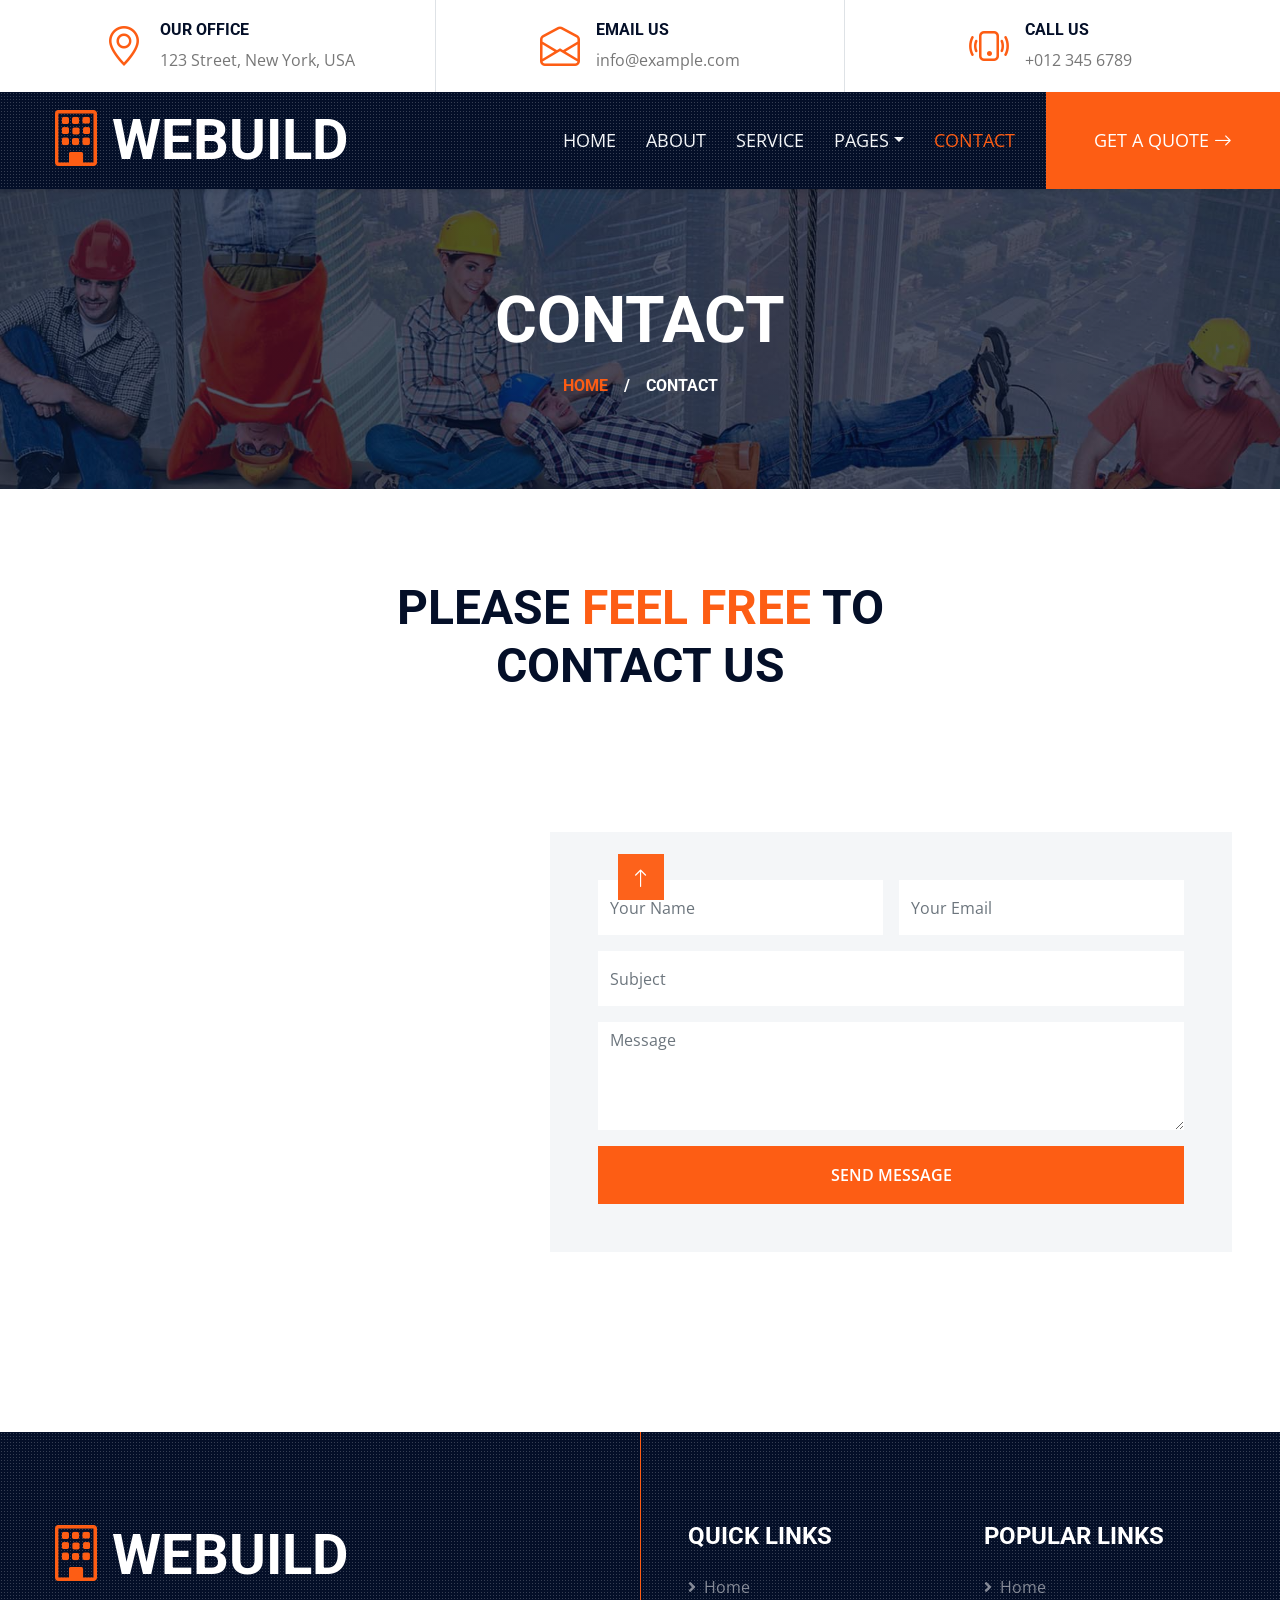
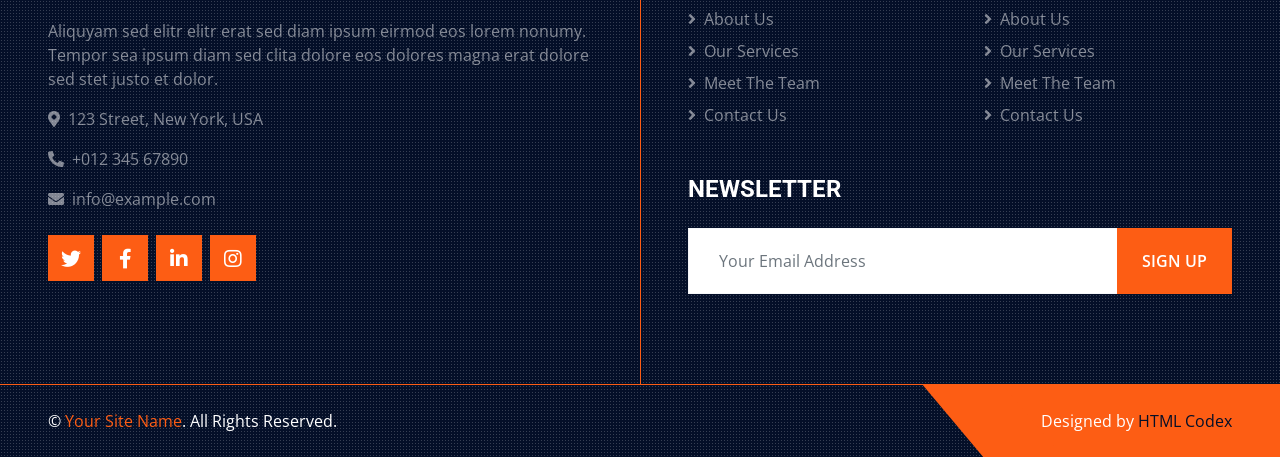
<file: contact.html>
<!DOCTYPE html>
<html lang="en">

<head>
    <meta charset="utf-8">
    <title>WEBUILD -  Construction Company Website Template Free</title>
    <meta content="width=device-width, initial-scale=1.0" name="viewport">
    <meta content="Free HTML Templates" name="keywords">
    <meta content="Free HTML Templates" name="description">

    <!-- Favicon -->
    <link href="img/favicon.ico" rel="icon">

    <!-- Google Web Fonts -->
    <link rel="preconnect" href="https://fonts.gstatic.com">
    <link href="https://fonts.googleapis.com/css2?family=Open+Sans:wght@400;600&family=Roboto:wght@500;700&display=swap" rel="stylesheet"> 

    <!-- Icon Font Stylesheet -->
    <link href="https://cdnjs.cloudflare.com/ajax/libs/font-awesome/5.15.0/css/all.min.css" rel="stylesheet">
    <link href="https://cdn.jsdelivr.net/npm/bootstrap-icons@1.4.1/font/bootstrap-icons.css" rel="stylesheet">

    <!-- Libraries Stylesheet -->
    <link href="lib/owlcarousel/assets/owl.carousel.min.css" rel="stylesheet">
    <link href="lib/tempusdominus/css/tempusdominus-bootstrap-4.min.css" rel="stylesheet" />
    <link href="lib/lightbox/css/lightbox.min.css" rel="stylesheet">

    <!-- Customized Bootstrap Stylesheet -->
    <link href="css/bootstrap.min.css" rel="stylesheet">

    <!-- Template Stylesheet -->
    <link href="css/style.css" rel="stylesheet">
</head>

<body>
    <!-- Topbar Start -->
    <div class="container-fluid px-5 d-none d-lg-block">
        <div class="row gx-5">
            <div class="col-lg-4 text-center py-3">
                <div class="d-inline-flex align-items-center">
                    <i class="bi bi-geo-alt fs-1 text-primary me-3"></i>
                    <div class="text-start">
                        <h6 class="text-uppercase fw-bold">Our Office</h6>
                        <span>123 Street, New York, USA</span>
                    </div>
                </div>
            </div>
            <div class="col-lg-4 text-center border-start border-end py-3">
                <div class="d-inline-flex align-items-center">
                    <i class="bi bi-envelope-open fs-1 text-primary me-3"></i>
                    <div class="text-start">
                        <h6 class="text-uppercase fw-bold">Email Us</h6>
                        <span>info@example.com</span>
                    </div>
                </div>
            </div>
            <div class="col-lg-4 text-center py-3">
                <div class="d-inline-flex align-items-center">
                    <i class="bi bi-phone-vibrate fs-1 text-primary me-3"></i>
                    <div class="text-start">
                        <h6 class="text-uppercase fw-bold">Call Us</h6>
                        <span>+012 345 6789</span>
                    </div>
                </div>
            </div>
        </div>
    </div>
    <!-- Topbar End -->


    <!-- Navbar Start -->
    <div class="container-fluid sticky-top bg-dark bg-light-radial shadow-sm px-5 pe-lg-0">
        <nav class="navbar navbar-expand-lg bg-dark bg-light-radial navbar-dark py-3 py-lg-0">
            <a href="index.html" class="navbar-brand">
                <h1 class="m-0 display-4 text-uppercase text-white"><i class="bi bi-building text-primary me-2"></i>WEBUILD</h1>
            </a>
            <button class="navbar-toggler" type="button" data-bs-toggle="collapse" data-bs-target="#navbarCollapse">
                <span class="navbar-toggler-icon"></span>
            </button>
            <div class="collapse navbar-collapse" id="navbarCollapse">
                <div class="navbar-nav ms-auto py-0">
                    <a href="index.html" class="nav-item nav-link">Home</a>
                    <a href="about.html" class="nav-item nav-link">About</a>
                    <a href="service.html" class="nav-item nav-link">Service</a>
                    <div class="nav-item dropdown">
                        <a href="#" class="nav-link dropdown-toggle" data-bs-toggle="dropdown">Pages</a>
                        <div class="dropdown-menu m-0">
                            <a href="project.html" class="dropdown-item">Our Project</a>
                            <a href="team.html" class="dropdown-item">The Team</a>
                            <a href="testimonial.html" class="dropdown-item">Testimonial</a>
                            <a href="blog.html" class="dropdown-item">Blog Grid</a>
                            <a href="detail.html" class="dropdown-item">Blog Detail</a>
                        </div>
                    </div>
                    <a href="contact.html" class="nav-item nav-link active">Contact</a>
                    <a href="" class="nav-item nav-link bg-primary text-white px-5 ms-3 d-none d-lg-block">Get A Quote <i class="bi bi-arrow-right"></i></a>
                </div>
            </div>
        </nav>
    </div>
    <!-- Navbar End -->


    <!-- Page Header Start -->
    <div class="container-fluid page-header">
        <h1 class="display-3 text-uppercase text-white mb-3">Contact</h1>
        <div class="d-inline-flex text-white">
            <h6 class="text-uppercase m-0"><a href="">Home</a></h6>
            <h6 class="text-white m-0 px-3">/</h6>
            <h6 class="text-uppercase text-white m-0">Contact</h6>
        </div>
    </div>
    <!-- Page Header Start -->


    <!-- Contact Start -->
    <div class="container-fluid py-6 px-5">
        <div class="text-center mx-auto mb-5" style="max-width: 600px;">
            <h1 class="display-5 text-uppercase mb-4">Please <span class="text-primary">Feel Free</span> To Contact Us</h1>
        </div>
        <div class="row gx-0 align-items-center">
            <div class="col-lg-6 mb-5 mb-lg-0" style="height: 600px;">
                <iframe class="w-100 h-100"
                    src="https://www.google.com/maps/embed?pb=!1m18!1m12!1m3!1d3001156.4288297426!2d-78.01371936852176!3d42.72876761954724!2m3!1f0!2f0!3f0!3m2!1i1024!2i768!4f13.1!3m3!1m2!1s0x4ccc4bf0f123a5a9%3A0xddcfc6c1de189567!2sNew%20York%2C%20USA!5e0!3m2!1sen!2sbd!4v1603794290143!5m2!1sen!2sbd"
                    frameborder="0" style="border:0;" allowfullscreen="" aria-hidden="false" tabindex="0"></iframe>
            </div>
            <div class="col-lg-6">
                <div class="contact-form bg-light p-5">
                    <div class="row g-3">
                        <div class="col-12 col-sm-6">
                            <input type="text" class="form-control border-0" placeholder="Your Name" style="height: 55px;">
                        </div>
                        <div class="col-12 col-sm-6">
                            <input type="email" class="form-control border-0" placeholder="Your Email" style="height: 55px;">
                        </div>
                        <div class="col-12">
                            <input type="text" class="form-control border-0" placeholder="Subject" style="height: 55px;">
                        </div>
                        <div class="col-12">
                            <textarea class="form-control border-0" rows="4" placeholder="Message"></textarea>
                        </div>
                        <div class="col-12">
                            <button class="btn btn-primary w-100 py-3" type="submit">Send Message</button>
                        </div>
                    </div>
                </div>
            </div>
        </div>
    </div>
    <!-- Contact End -->


    <!-- Footer Start -->
    <div class="footer container-fluid position-relative bg-dark bg-light-radial text-white-50 py-6 px-5">
        <div class="row g-5">
            <div class="col-lg-6 pe-lg-5">
                <a href="index.html" class="navbar-brand">
                    <h1 class="m-0 display-4 text-uppercase text-white"><i class="bi bi-building text-primary me-2"></i>WEBUILD</h1>
                </a>
                <p>Aliquyam sed elitr elitr erat sed diam ipsum eirmod eos lorem nonumy. Tempor sea ipsum diam  sed clita dolore eos dolores magna erat dolore sed stet justo et dolor.</p>
                <p><i class="fa fa-map-marker-alt me-2"></i>123 Street, New York, USA</p>
                <p><i class="fa fa-phone-alt me-2"></i>+012 345 67890</p>
                <p><i class="fa fa-envelope me-2"></i>info@example.com</p>
                <div class="d-flex justify-content-start mt-4">
                    <a class="btn btn-lg btn-primary btn-lg-square rounded-0 me-2" href="#"><i class="fab fa-twitter"></i></a>
                    <a class="btn btn-lg btn-primary btn-lg-square rounded-0 me-2" href="#"><i class="fab fa-facebook-f"></i></a>
                    <a class="btn btn-lg btn-primary btn-lg-square rounded-0 me-2" href="#"><i class="fab fa-linkedin-in"></i></a>
                    <a class="btn btn-lg btn-primary btn-lg-square rounded-0" href="#"><i class="fab fa-instagram"></i></a>
                </div>
            </div>
            <div class="col-lg-6 ps-lg-5">
                <div class="row g-5">
                    <div class="col-sm-6">
                        <h4 class="text-white text-uppercase mb-4">Quick Links</h4>
                        <div class="d-flex flex-column justify-content-start">
                            <a class="text-white-50 mb-2" href="#"><i class="fa fa-angle-right me-2"></i>Home</a>
                            <a class="text-white-50 mb-2" href="#"><i class="fa fa-angle-right me-2"></i>About Us</a>
                            <a class="text-white-50 mb-2" href="#"><i class="fa fa-angle-right me-2"></i>Our Services</a>
                            <a class="text-white-50 mb-2" href="#"><i class="fa fa-angle-right me-2"></i>Meet The Team</a>
                            <a class="text-white-50" href="#"><i class="fa fa-angle-right me-2"></i>Contact Us</a>
                        </div>
                    </div>
                    <div class="col-sm-6">
                        <h4 class="text-white text-uppercase mb-4">Popular Links</h4>
                        <div class="d-flex flex-column justify-content-start">
                            <a class="text-white-50 mb-2" href="#"><i class="fa fa-angle-right me-2"></i>Home</a>
                            <a class="text-white-50 mb-2" href="#"><i class="fa fa-angle-right me-2"></i>About Us</a>
                            <a class="text-white-50 mb-2" href="#"><i class="fa fa-angle-right me-2"></i>Our Services</a>
                            <a class="text-white-50 mb-2" href="#"><i class="fa fa-angle-right me-2"></i>Meet The Team</a>
                            <a class="text-white-50" href="#"><i class="fa fa-angle-right me-2"></i>Contact Us</a>
                        </div>
                    </div>
                    <div class="col-sm-12">
                        <h4 class="text-white text-uppercase mb-4">Newsletter</h4>
                        <div class="w-100">
                            <div class="input-group">
                                <input type="text" class="form-control border-light" style="padding: 20px 30px;" placeholder="Your Email Address"><button class="btn btn-primary px-4">Sign Up</button>
                            </div>
                        </div>
                    </div>
                </div>
            </div>
        </div>
    </div>
    <div class="container-fluid bg-dark bg-light-radial text-white border-top border-primary px-0">
        <div class="d-flex flex-column flex-md-row justify-content-between">
            <div class="py-4 px-5 text-center text-md-start">
                <p class="mb-0">&copy; <a class="text-primary" href="#">Your Site Name</a>. All Rights Reserved.</p>
            </div>
            <div class="py-4 px-5 bg-primary footer-shape position-relative text-center text-md-end">
                <p class="mb-0">Designed by <a class="text-dark" href="https://htmlcodex.com">HTML Codex</a></p>
            </div>
        </div>
    </div>
    <!-- Footer End -->


    <!-- Back to Top -->
    <a href="#" class="btn btn-lg btn-primary btn-lg-square back-to-top"><i class="bi bi-arrow-up"></i></a>


    <!-- JavaScript Libraries -->
    <script src="https://code.jquery.com/jquery-3.4.1.min.js"></script>
    <script src="https://cdn.jsdelivr.net/npm/bootstrap@5.0.0/dist/js/bootstrap.bundle.min.js"></script>
    <script src="lib/easing/easing.min.js"></script>
    <script src="lib/waypoints/waypoints.min.js"></script>
    <script src="lib/owlcarousel/owl.carousel.min.js"></script>
    <script src="lib/tempusdominus/js/moment.min.js"></script>
    <script src="lib/tempusdominus/js/moment-timezone.min.js"></script>
    <script src="lib/tempusdominus/js/tempusdominus-bootstrap-4.min.js"></script>
    <script src="lib/isotope/isotope.pkgd.min.js"></script>
    <script src="lib/lightbox/js/lightbox.min.js"></script>

    <!-- Template Javascript -->
    <script src="js/main.js"></script>
</body>

</html>
</file>
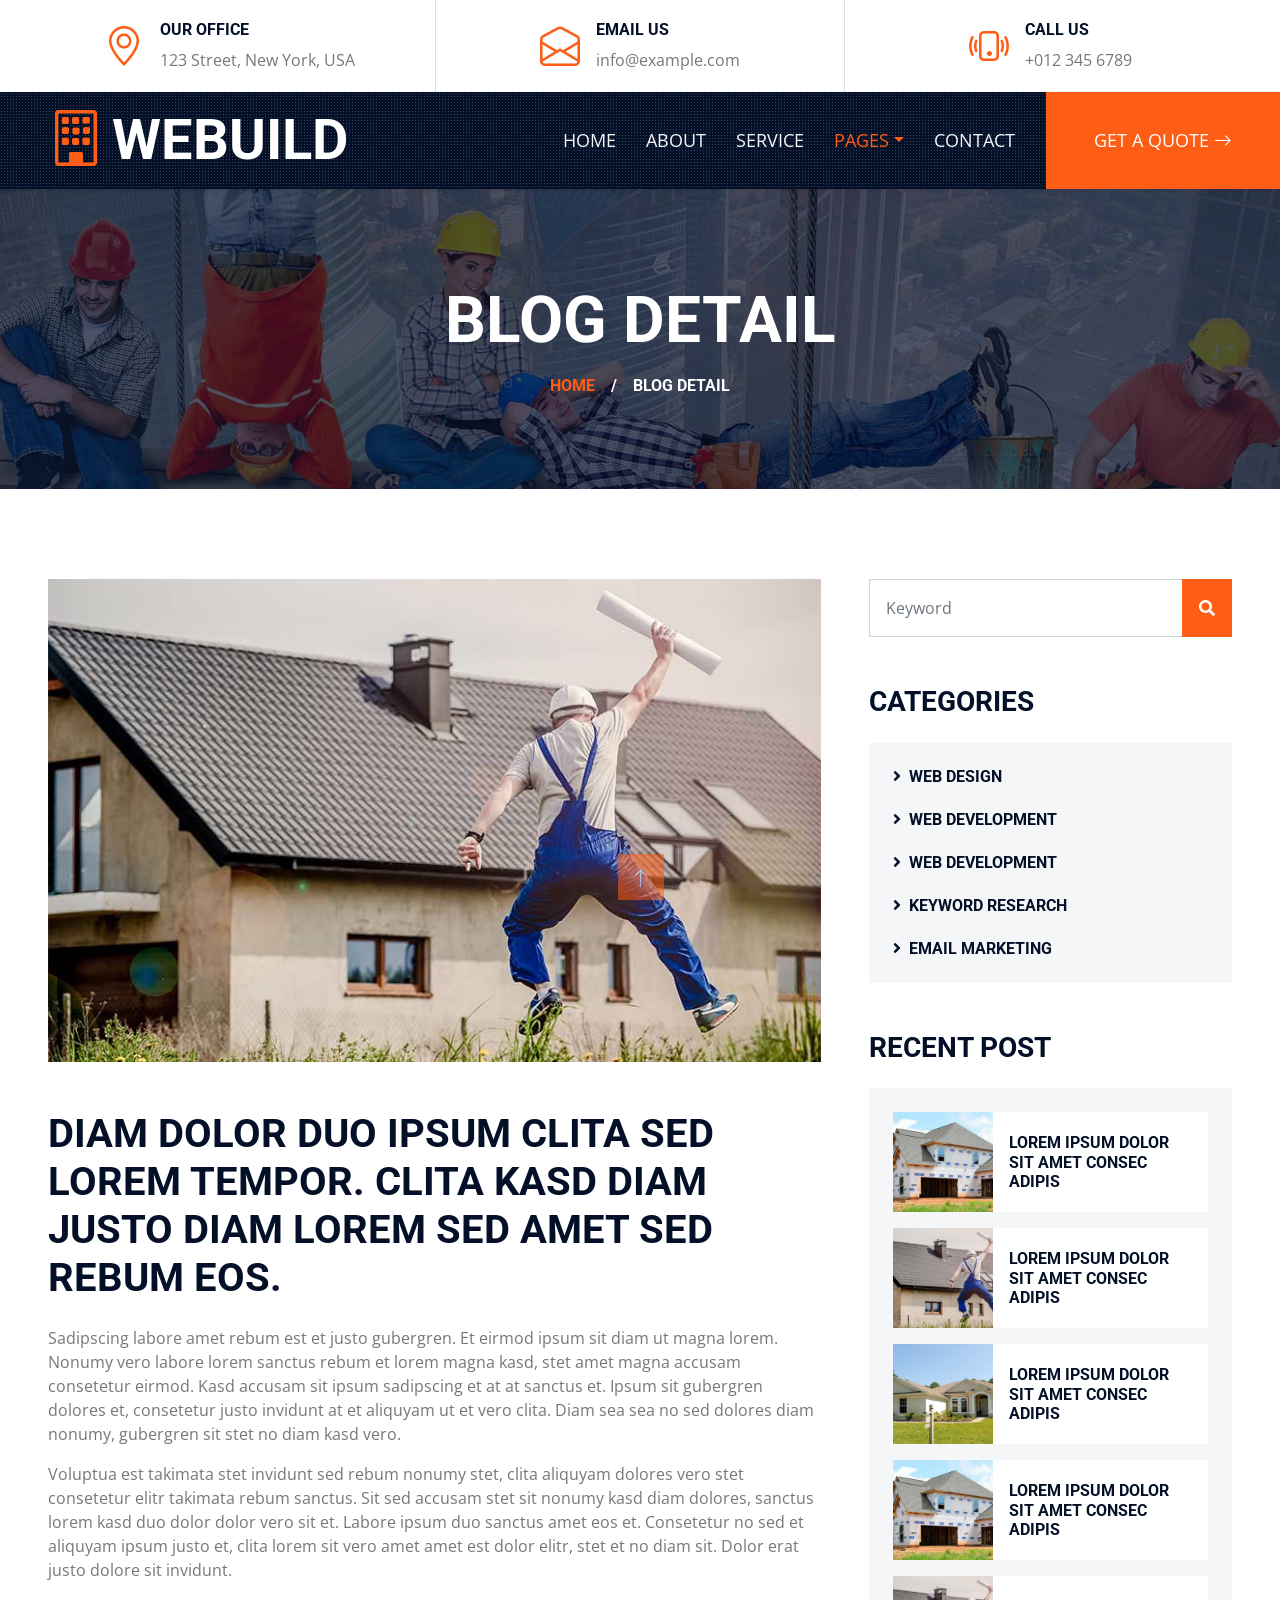
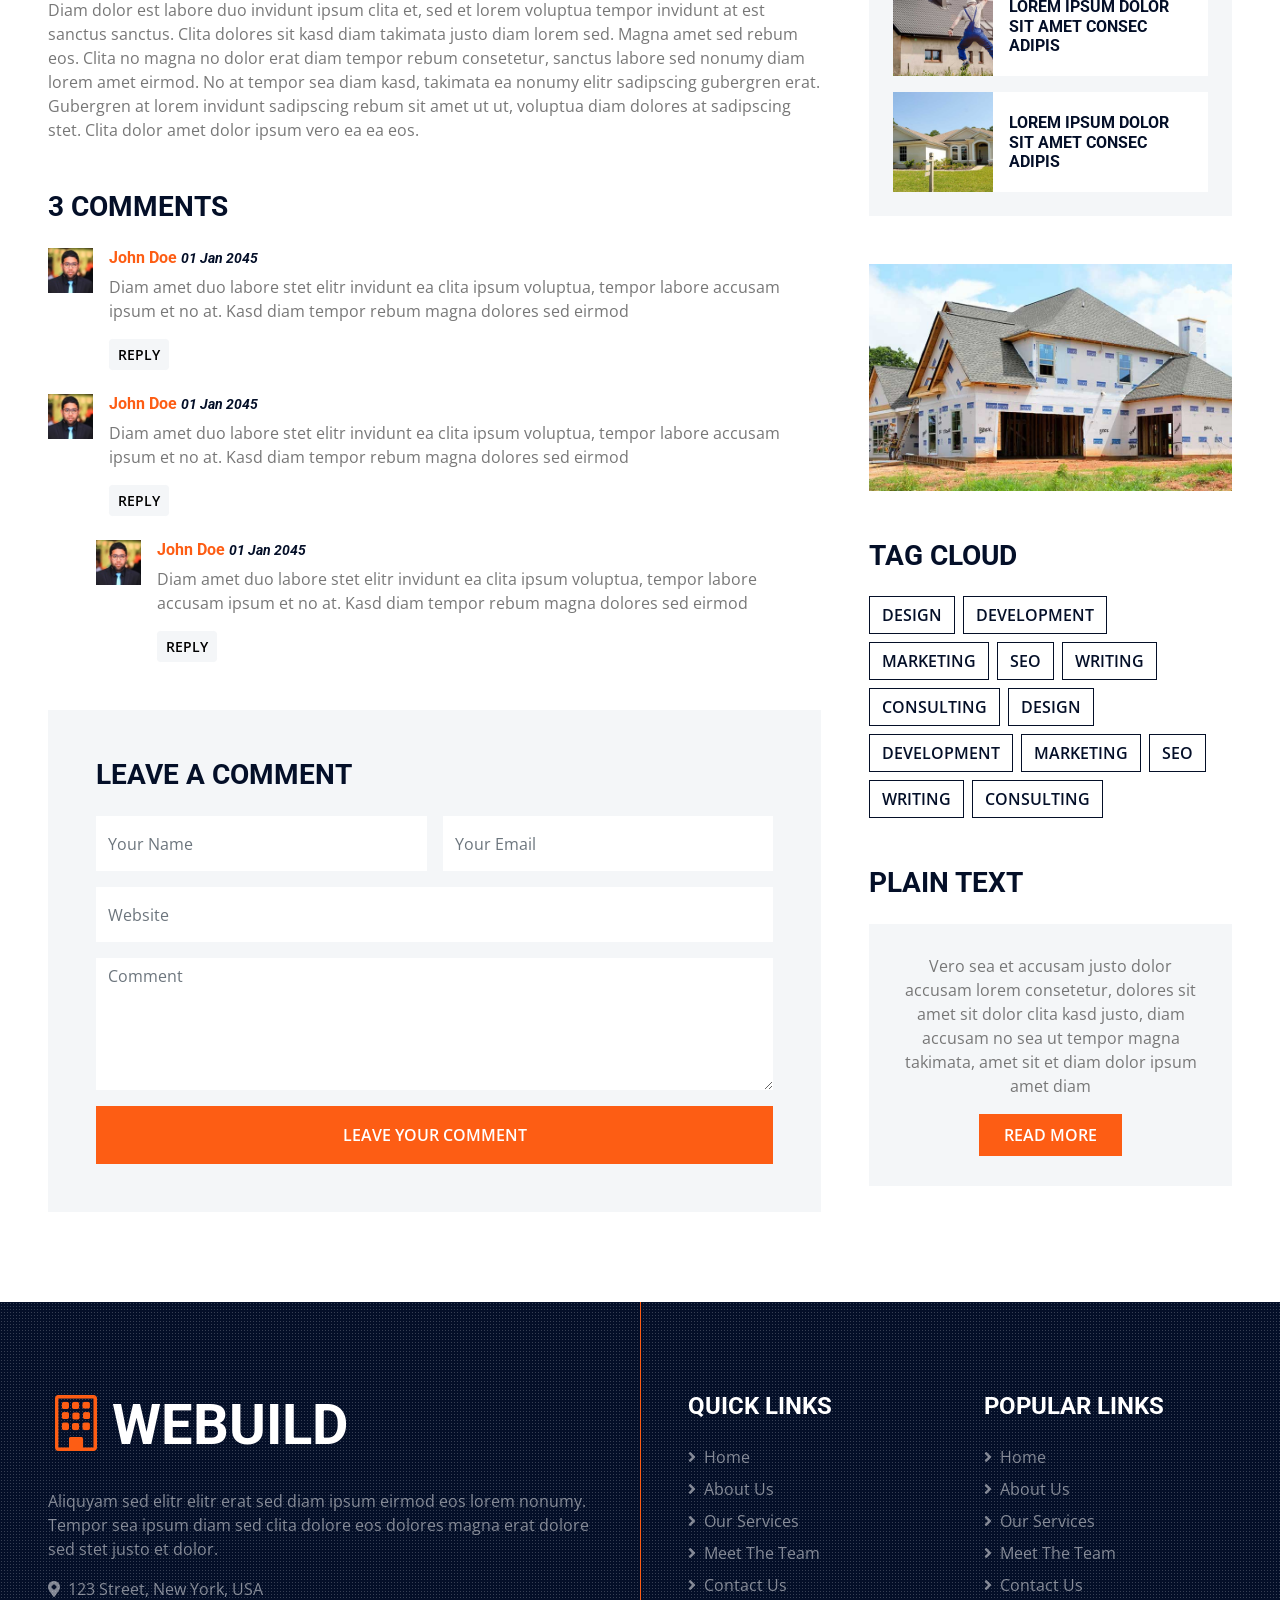
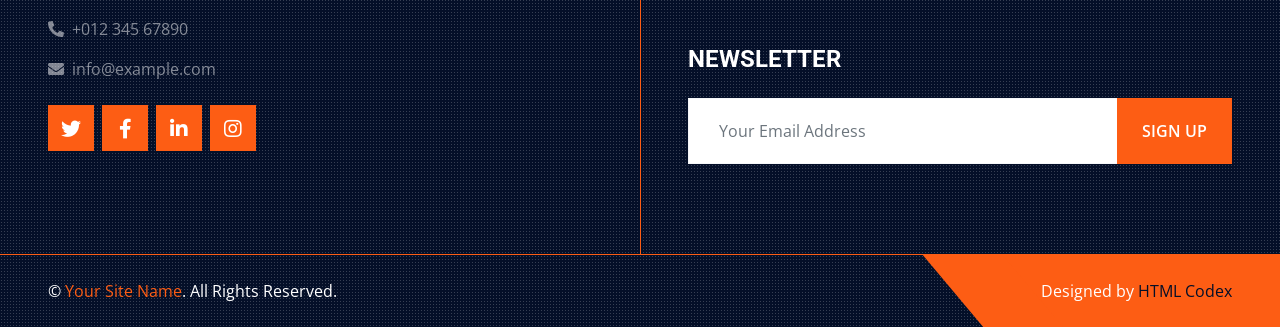
<file: detail.html>
<!DOCTYPE html>
<html lang="en">

<head>
    <meta charset="utf-8">
    <title>WEBUILD -  Construction Company Website Template Free</title>
    <meta content="width=device-width, initial-scale=1.0" name="viewport">
    <meta content="Free HTML Templates" name="keywords">
    <meta content="Free HTML Templates" name="description">

    <!-- Favicon -->
    <link href="img/favicon.ico" rel="icon">

    <!-- Google Web Fonts -->
    <link rel="preconnect" href="https://fonts.gstatic.com">
    <link href="https://fonts.googleapis.com/css2?family=Open+Sans:wght@400;600&family=Roboto:wght@500;700&display=swap" rel="stylesheet"> 

    <!-- Icon Font Stylesheet -->
    <link href="https://cdnjs.cloudflare.com/ajax/libs/font-awesome/5.15.0/css/all.min.css" rel="stylesheet">
    <link href="https://cdn.jsdelivr.net/npm/bootstrap-icons@1.4.1/font/bootstrap-icons.css" rel="stylesheet">

    <!-- Libraries Stylesheet -->
    <link href="lib/owlcarousel/assets/owl.carousel.min.css" rel="stylesheet">
    <link href="lib/tempusdominus/css/tempusdominus-bootstrap-4.min.css" rel="stylesheet" />
    <link href="lib/lightbox/css/lightbox.min.css" rel="stylesheet">

    <!-- Customized Bootstrap Stylesheet -->
    <link href="css/bootstrap.min.css" rel="stylesheet">

    <!-- Template Stylesheet -->
    <link href="css/style.css" rel="stylesheet">
</head>

<body>
    <!-- Topbar Start -->
    <div class="container-fluid px-5 d-none d-lg-block">
        <div class="row gx-5">
            <div class="col-lg-4 text-center py-3">
                <div class="d-inline-flex align-items-center">
                    <i class="bi bi-geo-alt fs-1 text-primary me-3"></i>
                    <div class="text-start">
                        <h6 class="text-uppercase fw-bold">Our Office</h6>
                        <span>123 Street, New York, USA</span>
                    </div>
                </div>
            </div>
            <div class="col-lg-4 text-center border-start border-end py-3">
                <div class="d-inline-flex align-items-center">
                    <i class="bi bi-envelope-open fs-1 text-primary me-3"></i>
                    <div class="text-start">
                        <h6 class="text-uppercase fw-bold">Email Us</h6>
                        <span>info@example.com</span>
                    </div>
                </div>
            </div>
            <div class="col-lg-4 text-center py-3">
                <div class="d-inline-flex align-items-center">
                    <i class="bi bi-phone-vibrate fs-1 text-primary me-3"></i>
                    <div class="text-start">
                        <h6 class="text-uppercase fw-bold">Call Us</h6>
                        <span>+012 345 6789</span>
                    </div>
                </div>
            </div>
        </div>
    </div>
    <!-- Topbar End -->


    <!-- Navbar Start -->
    <div class="container-fluid sticky-top bg-dark bg-light-radial shadow-sm px-5 pe-lg-0">
        <nav class="navbar navbar-expand-lg bg-dark bg-light-radial navbar-dark py-3 py-lg-0">
            <a href="index.html" class="navbar-brand">
                <h1 class="m-0 display-4 text-uppercase text-white"><i class="bi bi-building text-primary me-2"></i>WEBUILD</h1>
            </a>
            <button class="navbar-toggler" type="button" data-bs-toggle="collapse" data-bs-target="#navbarCollapse">
                <span class="navbar-toggler-icon"></span>
            </button>
            <div class="collapse navbar-collapse" id="navbarCollapse">
                <div class="navbar-nav ms-auto py-0">
                    <a href="index.html" class="nav-item nav-link">Home</a>
                    <a href="about.html" class="nav-item nav-link">About</a>
                    <a href="service.html" class="nav-item nav-link">Service</a>
                    <div class="nav-item dropdown">
                        <a href="#" class="nav-link dropdown-toggle active" data-bs-toggle="dropdown">Pages</a>
                        <div class="dropdown-menu m-0">
                            <a href="project.html" class="dropdown-item">Our Project</a>
                            <a href="team.html" class="dropdown-item">The Team</a>
                            <a href="testimonial.html" class="dropdown-item">Testimonial</a>
                            <a href="blog.html" class="dropdown-item">Blog Grid</a>
                            <a href="detail.html" class="dropdown-item active">Blog Detail</a>
                        </div>
                    </div>
                    <a href="contact.html" class="nav-item nav-link">Contact</a>
                    <a href="" class="nav-item nav-link bg-primary text-white px-5 ms-3 d-none d-lg-block">Get A Quote <i class="bi bi-arrow-right"></i></a>
                </div>
            </div>
        </nav>
    </div>
    <!-- Navbar End -->


    <!-- Page Header Start -->
    <div class="container-fluid page-header">
        <h1 class="display-3 text-uppercase text-white mb-3">Blog Detail</h1>
        <div class="d-inline-flex text-white">
            <h6 class="text-uppercase m-0"><a href="">Home</a></h6>
            <h6 class="text-white m-0 px-3">/</h6>
            <h6 class="text-uppercase text-white m-0">Blog Detail</h6>
        </div>
    </div>
    <!-- Page Header Start -->


    <!-- Blog Start -->
    <div class="container-fluid py-6 px-5">
        <div class="row g-5">
            <div class="col-lg-8">
                <!-- Blog Detail Start -->
                <div class="mb-5">
                    <img class="img-fluid w-100 rounded mb-5" src="img/blog-2.jpg" alt="">
                    <h1 class="text-uppercase mb-4">Diam dolor duo ipsum clita sed lorem tempor. Clita kasd diam justo diam
                        lorem sed amet sed rebum eos.</h1>
                    <p>Sadipscing labore amet rebum est et justo gubergren. Et eirmod ipsum sit diam ut
                        magna lorem. Nonumy vero labore lorem sanctus rebum et lorem magna kasd, stet
                        amet magna accusam consetetur eirmod. Kasd accusam sit ipsum sadipscing et at at
                        sanctus et. Ipsum sit gubergren dolores et, consetetur justo invidunt at et
                        aliquyam ut et vero clita. Diam sea sea no sed dolores diam nonumy, gubergren
                        sit stet no diam kasd vero.</p>
                    <p>Voluptua est takimata stet invidunt sed rebum nonumy stet, clita aliquyam dolores
                        vero stet consetetur elitr takimata rebum sanctus. Sit sed accusam stet sit
                        nonumy kasd diam dolores, sanctus lorem kasd duo dolor dolor vero sit et. Labore
                        ipsum duo sanctus amet eos et. Consetetur no sed et aliquyam ipsum justo et,
                        clita lorem sit vero amet amet est dolor elitr, stet et no diam sit. Dolor erat
                        justo dolore sit invidunt.</p>
                    <p>Diam dolor est labore duo invidunt ipsum clita et, sed et lorem voluptua tempor
                        invidunt at est sanctus sanctus. Clita dolores sit kasd diam takimata justo diam
                        lorem sed. Magna amet sed rebum eos. Clita no magna no dolor erat diam tempor
                        rebum consetetur, sanctus labore sed nonumy diam lorem amet eirmod. No at tempor
                        sea diam kasd, takimata ea nonumy elitr sadipscing gubergren erat. Gubergren at
                        lorem invidunt sadipscing rebum sit amet ut ut, voluptua diam dolores at
                        sadipscing stet. Clita dolor amet dolor ipsum vero ea ea eos.</p>
                </div>
                <!-- Blog Detail End -->

                <!-- Comment List Start -->
                <div class="mb-5">
                    <h3 class="text-uppercase mb-4">3 Comments</h3>
                    <div class="d-flex mb-4">
                        <img src="img/user.jpg" class="img-fluid" style="width: 45px; height: 45px;">
                        <div class="ps-3">
                            <h6><a href="">John Doe</a> <small><i>01 Jan 2045</i></small></h6>
                            <p>Diam amet duo labore stet elitr invidunt ea clita ipsum voluptua, tempor labore
                                accusam ipsum et no at. Kasd diam tempor rebum magna dolores sed eirmod</p>
                            <button class="btn btn-sm btn-light">Reply</button>
                        </div>
                    </div>
                    <div class="d-flex mb-4">
                        <img src="img/user.jpg" class="img-fluid" style="width: 45px; height: 45px;">
                        <div class="ps-3">
                            <h6><a href="">John Doe</a> <small><i>01 Jan 2045</i></small></h6>
                            <p>Diam amet duo labore stet elitr invidunt ea clita ipsum voluptua, tempor labore
                                accusam ipsum et no at. Kasd diam tempor rebum magna dolores sed eirmod</p>
                            <button class="btn btn-sm btn-light">Reply</button>
                        </div>
                    </div>
                    <div class="d-flex ms-5 mb-4">
                        <img src="img/user.jpg" class="img-fluid" style="width: 45px; height: 45px;">
                        <div class="ps-3">
                            <h6><a href="">John Doe</a> <small><i>01 Jan 2045</i></small></h6>
                            <p>Diam amet duo labore stet elitr invidunt ea clita ipsum voluptua, tempor labore
                                accusam ipsum et no at. Kasd diam tempor rebum magna dolores sed eirmod</p>
                            <button class="btn btn-sm btn-light">Reply</button>
                        </div>
                    </div>
                </div>
                <!-- Comment List End -->

                <!-- Comment Form Start -->
                <div class="bg-light p-5">
                    <h3 class="text-uppercase mb-4">Leave a comment</h3>
                    <form>
                        <div class="row g-3">
                            <div class="col-12 col-sm-6">
                                <input type="text" class="form-control bg-white border-0" placeholder="Your Name" style="height: 55px;">
                            </div>
                            <div class="col-12 col-sm-6">
                                <input type="email" class="form-control bg-white border-0" placeholder="Your Email" style="height: 55px;">
                            </div>
                            <div class="col-12">
                                <input type="text" class="form-control bg-white border-0" placeholder="Website" style="height: 55px;">
                            </div>
                            <div class="col-12">
                                <textarea class="form-control bg-white border-0" rows="5" placeholder="Comment"></textarea>
                            </div>
                            <div class="col-12">
                                <button class="btn btn-primary w-100 py-3" type="submit">Leave Your Comment</button>
                            </div>
                        </div>
                    </form>
                </div>
                <!-- Comment Form End -->
            </div>

            <!-- Sidebar Start -->
            <div class="col-lg-4">
                <!-- Search Form Start -->
                <div class="mb-5">
                    <div class="input-group">
                        <input type="text" class="form-control p-3" placeholder="Keyword">
                        <button class="btn btn-primary px-3"><i class="fa fa-search"></i></button>
                    </div>
                </div>
                <!-- Search Form End -->

                <!-- Category Start -->
                <div class="mb-5">
                    <h3 class="text-uppercase mb-4">Categories</h3>
                    <div class="d-flex flex-column justify-content-start bg-light p-4">
                        <a class="h6 text-uppercase mb-4" href="#"><i class="fa fa-angle-right me-2"></i>Web Design</a>
                        <a class="h6 text-uppercase mb-4" href="#"><i class="fa fa-angle-right me-2"></i>Web Development</a>
                        <a class="h6 text-uppercase mb-4" href="#"><i class="fa fa-angle-right me-2"></i>Web Development</a>
                        <a class="h6 text-uppercase mb-4" href="#"><i class="fa fa-angle-right me-2"></i>Keyword Research</a>
                        <a class="h6 text-uppercase mb-0" href="#"><i class="fa fa-angle-right me-2"></i>Email Marketing</a>
                    </div>
                </div>
                <!-- Category End -->

                <!-- Recent Post Start -->
                <div class="mb-5">
                    <h3 class="text-uppercase mb-4">Recent Post</h3>
                    <div class="bg-light p-4">
                        <div class="d-flex mb-3">
                            <img class="img-fluid" src="img/blog-1.jpg" style="width: 100px; height: 100px; object-fit: cover;" alt="">
                            <a href="" class="h6 d-flex align-items-center bg-white text-uppercase px-3 mb-0">Lorem ipsum dolor sit amet consec adipis
                            </a>
                        </div>
                        <div class="d-flex mb-3">
                            <img class="img-fluid" src="img/blog-2.jpg" style="width: 100px; height: 100px; object-fit: cover;" alt="">
                            <a href="" class="h6 d-flex align-items-center bg-white text-uppercase px-3 mb-0">Lorem ipsum dolor sit amet consec adipis
                            </a>
                        </div>
                        <div class="d-flex mb-3">
                            <img class="img-fluid" src="img/blog-3.jpg" style="width: 100px; height: 100px; object-fit: cover;" alt="">
                            <a href="" class="h6 d-flex align-items-center bg-white text-uppercase px-3 mb-0">Lorem ipsum dolor sit amet consec adipis
                            </a>
                        </div>
                        <div class="d-flex mb-3">
                            <img class="img-fluid" src="img/blog-1.jpg" style="width: 100px; height: 100px; object-fit: cover;" alt="">
                            <a href="" class="h6 d-flex align-items-center bg-white text-uppercase px-3 mb-0">Lorem ipsum dolor sit amet consec adipis
                            </a>
                        </div>
                        <div class="d-flex mb-3">
                            <img class="img-fluid" src="img/blog-2.jpg" style="width: 100px; height: 100px; object-fit: cover;" alt="">
                            <a href="" class="h6 d-flex align-items-center bg-white text-uppercase px-3 mb-0">Lorem ipsum dolor sit amet consec adipis
                            </a>
                        </div>
                        <div class="d-flex">
                            <img class="img-fluid" src="img/blog-3.jpg" style="width: 100px; height: 100px; object-fit: cover;" alt="">
                            <a href="" class="h6 d-flex align-items-center bg-white text-uppercase px-3 mb-0">Lorem ipsum dolor sit amet consec adipis
                            </a>
                        </div>
                    </div>
                </div>
                <!-- Recent Post End -->

                <!-- Image Start -->
                <div class="mb-5">
                    <img src="img/blog-1.jpg" alt="" class="img-fluid rounded">
                </div>
                <!-- Image End -->

                <!-- Tags Start -->
                <div class="mb-5">
                    <h3 class="text-uppercase mb-4">Tag Cloud</h3>
                    <div class="d-flex flex-wrap m-n1">
                        <a href="" class="btn btn-outline-dark m-1">Design</a>
                        <a href="" class="btn btn-outline-dark m-1">Development</a>
                        <a href="" class="btn btn-outline-dark m-1">Marketing</a>
                        <a href="" class="btn btn-outline-dark m-1">SEO</a>
                        <a href="" class="btn btn-outline-dark m-1">Writing</a>
                        <a href="" class="btn btn-outline-dark m-1">Consulting</a>
                        <a href="" class="btn btn-outline-dark m-1">Design</a>
                        <a href="" class="btn btn-outline-dark m-1">Development</a>
                        <a href="" class="btn btn-outline-dark m-1">Marketing</a>
                        <a href="" class="btn btn-outline-dark m-1">SEO</a>
                        <a href="" class="btn btn-outline-dark m-1">Writing</a>
                        <a href="" class="btn btn-outline-dark m-1">Consulting</a>
                    </div>
                </div>
                <!-- Tags End -->

                <!-- Plain Text Start -->
                <div>
                    <h3 class="text-uppercase mb-4">Plain Text</h3>
                    <div class="bg-light rounded text-center" style="padding: 30px;">
                        <p>Vero sea et accusam justo dolor accusam lorem consetetur, dolores sit amet sit dolor clita kasd justo, diam accusam no sea ut tempor magna takimata, amet sit et diam dolor ipsum amet diam</p>
                        <a href="" class="btn btn-primary py-2 px-4">Read More</a>
                    </div>
                </div>
                <!-- Plain Text End -->
            </div>
            <!-- Sidebar End -->
        </div>
    </div>
    <!-- Blog End -->


    <!-- Footer Start -->
    <div class="footer container-fluid position-relative bg-dark bg-light-radial text-white-50 py-6 px-5">
        <div class="row g-5">
            <div class="col-lg-6 pe-lg-5">
                <a href="index.html" class="navbar-brand">
                    <h1 class="m-0 display-4 text-uppercase text-white"><i class="bi bi-building text-primary me-2"></i>WEBUILD</h1>
                </a>
                <p>Aliquyam sed elitr elitr erat sed diam ipsum eirmod eos lorem nonumy. Tempor sea ipsum diam  sed clita dolore eos dolores magna erat dolore sed stet justo et dolor.</p>
                <p><i class="fa fa-map-marker-alt me-2"></i>123 Street, New York, USA</p>
                <p><i class="fa fa-phone-alt me-2"></i>+012 345 67890</p>
                <p><i class="fa fa-envelope me-2"></i>info@example.com</p>
                <div class="d-flex justify-content-start mt-4">
                    <a class="btn btn-lg btn-primary btn-lg-square rounded-0 me-2" href="#"><i class="fab fa-twitter"></i></a>
                    <a class="btn btn-lg btn-primary btn-lg-square rounded-0 me-2" href="#"><i class="fab fa-facebook-f"></i></a>
                    <a class="btn btn-lg btn-primary btn-lg-square rounded-0 me-2" href="#"><i class="fab fa-linkedin-in"></i></a>
                    <a class="btn btn-lg btn-primary btn-lg-square rounded-0" href="#"><i class="fab fa-instagram"></i></a>
                </div>
            </div>
            <div class="col-lg-6 ps-lg-5">
                <div class="row g-5">
                    <div class="col-sm-6">
                        <h4 class="text-white text-uppercase mb-4">Quick Links</h4>
                        <div class="d-flex flex-column justify-content-start">
                            <a class="text-white-50 mb-2" href="#"><i class="fa fa-angle-right me-2"></i>Home</a>
                            <a class="text-white-50 mb-2" href="#"><i class="fa fa-angle-right me-2"></i>About Us</a>
                            <a class="text-white-50 mb-2" href="#"><i class="fa fa-angle-right me-2"></i>Our Services</a>
                            <a class="text-white-50 mb-2" href="#"><i class="fa fa-angle-right me-2"></i>Meet The Team</a>
                            <a class="text-white-50" href="#"><i class="fa fa-angle-right me-2"></i>Contact Us</a>
                        </div>
                    </div>
                    <div class="col-sm-6">
                        <h4 class="text-white text-uppercase mb-4">Popular Links</h4>
                        <div class="d-flex flex-column justify-content-start">
                            <a class="text-white-50 mb-2" href="#"><i class="fa fa-angle-right me-2"></i>Home</a>
                            <a class="text-white-50 mb-2" href="#"><i class="fa fa-angle-right me-2"></i>About Us</a>
                            <a class="text-white-50 mb-2" href="#"><i class="fa fa-angle-right me-2"></i>Our Services</a>
                            <a class="text-white-50 mb-2" href="#"><i class="fa fa-angle-right me-2"></i>Meet The Team</a>
                            <a class="text-white-50" href="#"><i class="fa fa-angle-right me-2"></i>Contact Us</a>
                        </div>
                    </div>
                    <div class="col-sm-12">
                        <h4 class="text-white text-uppercase mb-4">Newsletter</h4>
                        <div class="w-100">
                            <div class="input-group">
                                <input type="text" class="form-control border-light" style="padding: 20px 30px;" placeholder="Your Email Address"><button class="btn btn-primary px-4">Sign Up</button>
                            </div>
                        </div>
                    </div>
                </div>
            </div>
        </div>
    </div>
    <div class="container-fluid bg-dark bg-light-radial text-white border-top border-primary px-0">
        <div class="d-flex flex-column flex-md-row justify-content-between">
            <div class="py-4 px-5 text-center text-md-start">
                <p class="mb-0">&copy; <a class="text-primary" href="#">Your Site Name</a>. All Rights Reserved.</p>
            </div>
            <div class="py-4 px-5 bg-primary footer-shape position-relative text-center text-md-end">
                <p class="mb-0">Designed by <a class="text-dark" href="https://htmlcodex.com">HTML Codex</a></p>
            </div>
        </div>
    </div>
    <!-- Footer End -->


    <!-- Back to Top -->
    <a href="#" class="btn btn-lg btn-primary btn-lg-square back-to-top"><i class="bi bi-arrow-up"></i></a>


    <!-- JavaScript Libraries -->
    <script src="https://code.jquery.com/jquery-3.4.1.min.js"></script>
    <script src="https://cdn.jsdelivr.net/npm/bootstrap@5.0.0/dist/js/bootstrap.bundle.min.js"></script>
    <script src="lib/easing/easing.min.js"></script>
    <script src="lib/waypoints/waypoints.min.js"></script>
    <script src="lib/owlcarousel/owl.carousel.min.js"></script>
    <script src="lib/tempusdominus/js/moment.min.js"></script>
    <script src="lib/tempusdominus/js/moment-timezone.min.js"></script>
    <script src="lib/tempusdominus/js/tempusdominus-bootstrap-4.min.js"></script>
    <script src="lib/isotope/isotope.pkgd.min.js"></script>
    <script src="lib/lightbox/js/lightbox.min.js"></script>

    <!-- Template Javascript -->
    <script src="js/main.js"></script>
</body>

</html>
</file>
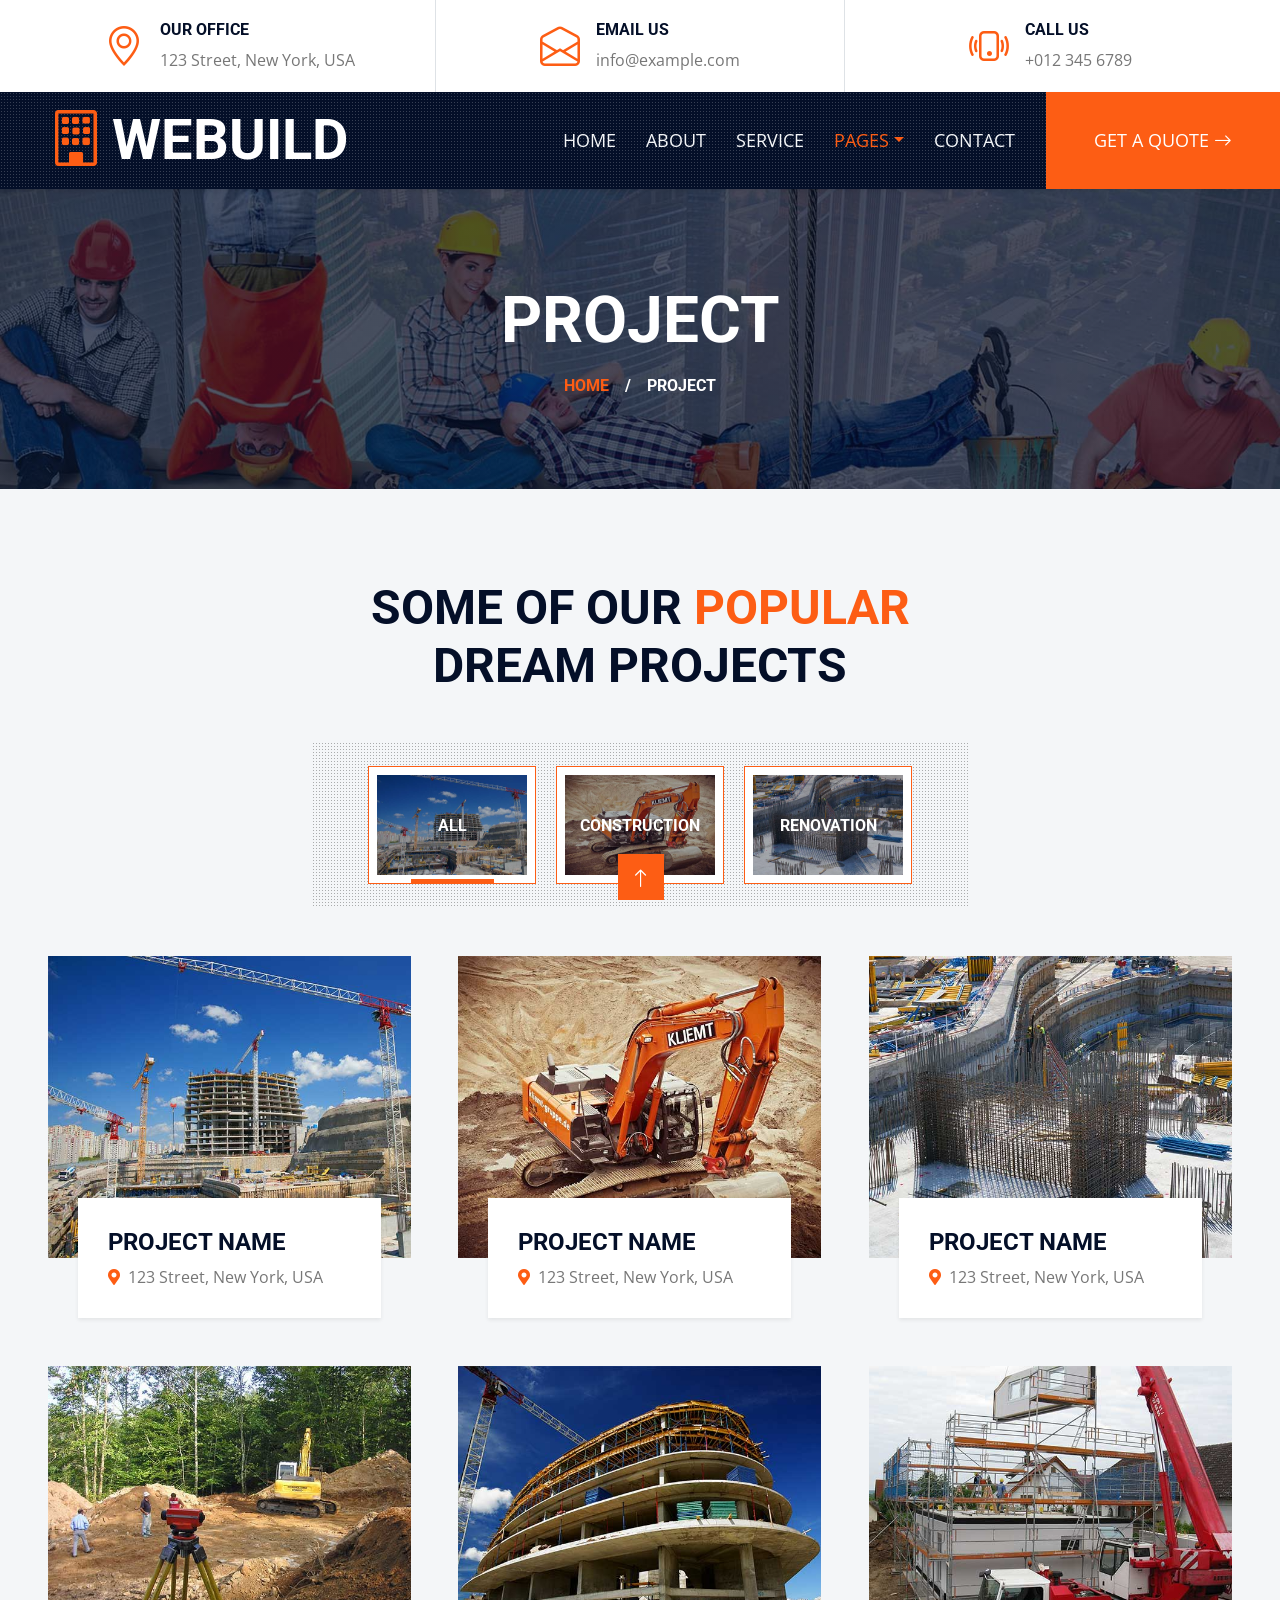
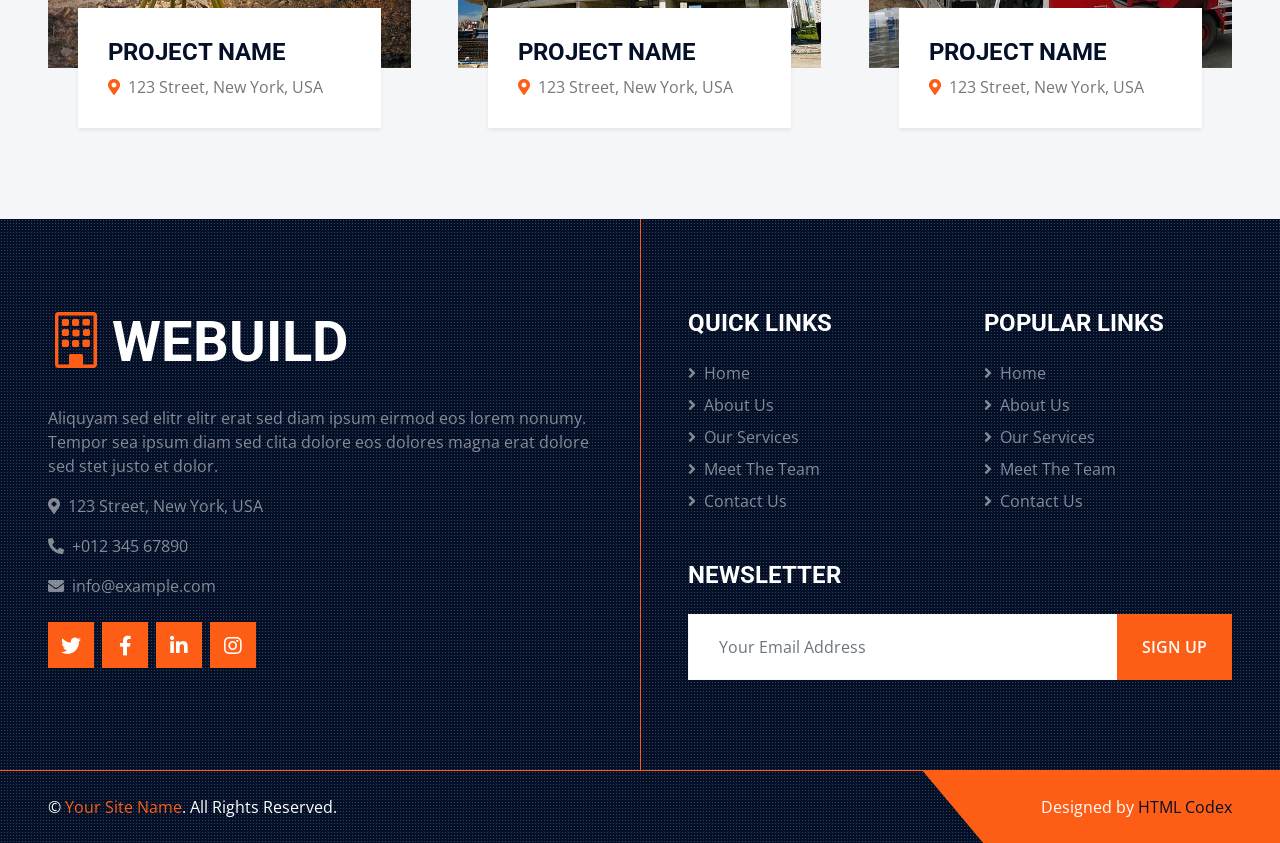
<file: project.html>
<!DOCTYPE html>
<html lang="en">

<head>
    <meta charset="utf-8">
    <title>WEBUILD -  Construction Company Website Template Free</title>
    <meta content="width=device-width, initial-scale=1.0" name="viewport">
    <meta content="Free HTML Templates" name="keywords">
    <meta content="Free HTML Templates" name="description">

    <!-- Favicon -->
    <link href="img/favicon.ico" rel="icon">

    <!-- Google Web Fonts -->
    <link rel="preconnect" href="https://fonts.gstatic.com">
    <link href="https://fonts.googleapis.com/css2?family=Open+Sans:wght@400;600&family=Roboto:wght@500;700&display=swap" rel="stylesheet"> 

    <!-- Icon Font Stylesheet -->
    <link href="https://cdnjs.cloudflare.com/ajax/libs/font-awesome/5.15.0/css/all.min.css" rel="stylesheet">
    <link href="https://cdn.jsdelivr.net/npm/bootstrap-icons@1.4.1/font/bootstrap-icons.css" rel="stylesheet">

    <!-- Libraries Stylesheet -->
    <link href="lib/owlcarousel/assets/owl.carousel.min.css" rel="stylesheet">
    <link href="lib/tempusdominus/css/tempusdominus-bootstrap-4.min.css" rel="stylesheet" />
    <link href="lib/lightbox/css/lightbox.min.css" rel="stylesheet">

    <!-- Customized Bootstrap Stylesheet -->
    <link href="css/bootstrap.min.css" rel="stylesheet">

    <!-- Template Stylesheet -->
    <link href="css/style.css" rel="stylesheet">
</head>

<body>
    <!-- Topbar Start -->
    <div class="container-fluid px-5 d-none d-lg-block">
        <div class="row gx-5">
            <div class="col-lg-4 text-center py-3">
                <div class="d-inline-flex align-items-center">
                    <i class="bi bi-geo-alt fs-1 text-primary me-3"></i>
                    <div class="text-start">
                        <h6 class="text-uppercase fw-bold">Our Office</h6>
                        <span>123 Street, New York, USA</span>
                    </div>
                </div>
            </div>
            <div class="col-lg-4 text-center border-start border-end py-3">
                <div class="d-inline-flex align-items-center">
                    <i class="bi bi-envelope-open fs-1 text-primary me-3"></i>
                    <div class="text-start">
                        <h6 class="text-uppercase fw-bold">Email Us</h6>
                        <span>info@example.com</span>
                    </div>
                </div>
            </div>
            <div class="col-lg-4 text-center py-3">
                <div class="d-inline-flex align-items-center">
                    <i class="bi bi-phone-vibrate fs-1 text-primary me-3"></i>
                    <div class="text-start">
                        <h6 class="text-uppercase fw-bold">Call Us</h6>
                        <span>+012 345 6789</span>
                    </div>
                </div>
            </div>
        </div>
    </div>
    <!-- Topbar End -->


    <!-- Navbar Start -->
    <div class="container-fluid sticky-top bg-dark bg-light-radial shadow-sm px-5 pe-lg-0">
        <nav class="navbar navbar-expand-lg bg-dark bg-light-radial navbar-dark py-3 py-lg-0">
            <a href="index.html" class="navbar-brand">
                <h1 class="m-0 display-4 text-uppercase text-white"><i class="bi bi-building text-primary me-2"></i>WEBUILD</h1>
            </a>
            <button class="navbar-toggler" type="button" data-bs-toggle="collapse" data-bs-target="#navbarCollapse">
                <span class="navbar-toggler-icon"></span>
            </button>
            <div class="collapse navbar-collapse" id="navbarCollapse">
                <div class="navbar-nav ms-auto py-0">
                    <a href="index.html" class="nav-item nav-link">Home</a>
                    <a href="about.html" class="nav-item nav-link">About</a>
                    <a href="service.html" class="nav-item nav-link">Service</a>
                    <div class="nav-item dropdown">
                        <a href="#" class="nav-link dropdown-toggle active" data-bs-toggle="dropdown">Pages</a>
                        <div class="dropdown-menu m-0">
                            <a href="project.html" class="dropdown-item active">Our Project</a>
                            <a href="team.html" class="dropdown-item">The Team</a>
                            <a href="testimonial.html" class="dropdown-item">Testimonial</a>
                            <a href="blog.html" class="dropdown-item">Blog Grid</a>
                            <a href="detail.html" class="dropdown-item">Blog Detail</a>
                        </div>
                    </div>
                    <a href="contact.html" class="nav-item nav-link">Contact</a>
                    <a href="" class="nav-item nav-link bg-primary text-white px-5 ms-3 d-none d-lg-block">Get A Quote <i class="bi bi-arrow-right"></i></a>
                </div>
            </div>
        </nav>
    </div>
    <!-- Navbar End -->


    <!-- Page Header Start -->
    <div class="container-fluid page-header">
        <h1 class="display-3 text-uppercase text-white mb-3">Project</h1>
        <div class="d-inline-flex text-white">
            <h6 class="text-uppercase m-0"><a href="">Home</a></h6>
            <h6 class="text-white m-0 px-3">/</h6>
            <h6 class="text-uppercase text-white m-0">Project</h6>
        </div>
    </div>
    <!-- Page Header Start -->
    

    <!-- Portfolio Start -->
    <div class="container-fluid bg-light py-6 px-5">
        <div class="text-center mx-auto mb-5" style="max-width: 600px;">
            <h1 class="display-5 text-uppercase mb-4">Some Of Our <span class="text-primary">Popular</span> Dream Projects</h1>
        </div>
        <div class="row gx-5">
            <div class="col-12 text-center">
                <div class="d-inline-block bg-dark-radial text-center pt-4 px-5 mb-5">
                    <ul class="list-inline mb-0" id="portfolio-flters">
                        <li class="btn btn-outline-primary bg-white p-2 active mx-2 mb-4" data-filter="*">
                            <img src="img/portfolio-1.jpg" style="width: 150px; height: 100px;">
                            <div class="position-absolute top-0 start-0 end-0 bottom-0 m-2 d-flex align-items-center justify-content-center" style="background: rgba(4, 15, 40, .3);">
                                <h6 class="text-white text-uppercase m-0">All</h6>
                            </div>
                        </li>
                        <li class="btn btn-outline-primary bg-white p-2 mx-2 mb-4" data-filter=".first">
                            <img src="img/portfolio-2.jpg" style="width: 150px; height: 100px;">
                            <div class="position-absolute top-0 start-0 end-0 bottom-0 m-2 d-flex align-items-center justify-content-center" style="background: rgba(4, 15, 40, .3);">
                                <h6 class="text-white text-uppercase m-0">Construction</h6>
                            </div>
                        </li>
                        <li class="btn btn-outline-primary bg-white p-2 mx-2 mb-4" data-filter=".second">
                            <img src="img/portfolio-3.jpg" style="width: 150px; height: 100px;">
                            <div class="position-absolute top-0 start-0 end-0 bottom-0 m-2 d-flex align-items-center justify-content-center" style="background: rgba(4, 15, 40, .3);">
                                <h6 class="text-white text-uppercase m-0">Renovation</h6>
                            </div>
                        </li>
                    </ul>
                </div>
            </div>
        </div>
        <div class="row g-5 portfolio-container">
            <div class="col-xl-4 col-lg-6 col-md-6 portfolio-item first">
                <div class="position-relative portfolio-box">
                    <img class="img-fluid w-100" src="img/portfolio-1.jpg" alt="">
                    <a class="portfolio-title shadow-sm" href="">
                        <p class="h4 text-uppercase">Project Name</p>
                        <span class="text-body"><i class="fa fa-map-marker-alt text-primary me-2"></i>123 Street, New York, USA</span>
                    </a>
                    <a class="portfolio-btn" href="img/portfolio-1.jpg" data-lightbox="portfolio">
                        <i class="bi bi-plus text-white"></i>
                    </a>
                </div>
            </div>
            <div class="col-xl-4 col-lg-6 col-md-6 portfolio-item second">
                <div class="position-relative portfolio-box">
                    <img class="img-fluid w-100" src="img/portfolio-2.jpg" alt="">
                    <a class="portfolio-title shadow-sm" href="">
                        <p class="h4 text-uppercase">Project Name</p>
                        <span class="text-body"><i class="fa fa-map-marker-alt text-primary me-2"></i>123 Street, New York, USA</span>
                    </a>
                    <a class="portfolio-btn" href="img/portfolio-2.jpg" data-lightbox="portfolio">
                        <i class="bi bi-plus text-white"></i>
                    </a>
                </div>
            </div>
            <div class="col-xl-4 col-lg-6 col-md-6 portfolio-item first">
                <div class="position-relative portfolio-box">
                    <img class="img-fluid w-100" src="img/portfolio-3.jpg" alt="">
                    <a class="portfolio-title shadow-sm" href="">
                        <p class="h4 text-uppercase">Project Name</p>
                        <span class="text-body"><i class="fa fa-map-marker-alt text-primary me-2"></i>123 Street, New York, USA</span>
                    </a>
                    <a class="portfolio-btn" href="img/portfolio-3.jpg" data-lightbox="portfolio">
                        <i class="bi bi-plus text-white"></i>
                    </a>
                </div>
            </div>
            <div class="col-xl-4 col-lg-6 col-md-6 portfolio-item second">
                <div class="position-relative portfolio-box">
                    <img class="img-fluid w-100" src="img/portfolio-4.jpg" alt="">
                    <a class="portfolio-title shadow-sm" href="">
                        <p class="h4 text-uppercase">Project Name</p>
                        <span class="text-body"><i class="fa fa-map-marker-alt text-primary me-2"></i>123 Street, New York, USA</span>
                    </a>
                    <a class="portfolio-btn" href="img/portfolio-4.jpg" data-lightbox="portfolio">
                        <i class="bi bi-plus text-white"></i>
                    </a>
                </div>
            </div>
            <div class="col-xl-4 col-lg-6 col-md-6 portfolio-item first">
                <div class="position-relative portfolio-box">
                    <img class="img-fluid w-100" src="img/portfolio-5.jpg" alt="">
                    <a class="portfolio-title shadow-sm" href="">
                        <p class="h4 text-uppercase">Project Name</p>
                        <span class="text-body"><i class="fa fa-map-marker-alt text-primary me-2"></i>123 Street, New York, USA</span>
                    </a>
                    <a class="portfolio-btn" href="img/portfolio-5.jpg" data-lightbox="portfolio">
                        <i class="bi bi-plus text-white"></i>
                    </a>
                </div>
            </div>
            <div class="col-xl-4 col-lg-6 col-md-6 portfolio-item second">
                <div class="position-relative portfolio-box">
                    <img class="img-fluid w-100" src="img/portfolio-6.jpg" alt="">
                    <a class="portfolio-title shadow-sm" href="">
                        <p class="h4 text-uppercase">Project Name</p>
                        <span class="text-body"><i class="fa fa-map-marker-alt text-primary me-2"></i>123 Street, New York, USA</span>
                    </a>
                    <a class="portfolio-btn" href="img/portfolio-6.jpg" data-lightbox="portfolio">
                        <i class="bi bi-plus text-white"></i>
                    </a>
                </div>
            </div>
        </div>
    </div>
    <!-- Portfolio End -->
    

    <!-- Footer Start -->
    <div class="footer container-fluid position-relative bg-dark bg-light-radial text-white-50 py-6 px-5">
        <div class="row g-5">
            <div class="col-lg-6 pe-lg-5">
                <a href="index.html" class="navbar-brand">
                    <h1 class="m-0 display-4 text-uppercase text-white"><i class="bi bi-building text-primary me-2"></i>WEBUILD</h1>
                </a>
                <p>Aliquyam sed elitr elitr erat sed diam ipsum eirmod eos lorem nonumy. Tempor sea ipsum diam  sed clita dolore eos dolores magna erat dolore sed stet justo et dolor.</p>
                <p><i class="fa fa-map-marker-alt me-2"></i>123 Street, New York, USA</p>
                <p><i class="fa fa-phone-alt me-2"></i>+012 345 67890</p>
                <p><i class="fa fa-envelope me-2"></i>info@example.com</p>
                <div class="d-flex justify-content-start mt-4">
                    <a class="btn btn-lg btn-primary btn-lg-square rounded-0 me-2" href="#"><i class="fab fa-twitter"></i></a>
                    <a class="btn btn-lg btn-primary btn-lg-square rounded-0 me-2" href="#"><i class="fab fa-facebook-f"></i></a>
                    <a class="btn btn-lg btn-primary btn-lg-square rounded-0 me-2" href="#"><i class="fab fa-linkedin-in"></i></a>
                    <a class="btn btn-lg btn-primary btn-lg-square rounded-0" href="#"><i class="fab fa-instagram"></i></a>
                </div>
            </div>
            <div class="col-lg-6 ps-lg-5">
                <div class="row g-5">
                    <div class="col-sm-6">
                        <h4 class="text-white text-uppercase mb-4">Quick Links</h4>
                        <div class="d-flex flex-column justify-content-start">
                            <a class="text-white-50 mb-2" href="#"><i class="fa fa-angle-right me-2"></i>Home</a>
                            <a class="text-white-50 mb-2" href="#"><i class="fa fa-angle-right me-2"></i>About Us</a>
                            <a class="text-white-50 mb-2" href="#"><i class="fa fa-angle-right me-2"></i>Our Services</a>
                            <a class="text-white-50 mb-2" href="#"><i class="fa fa-angle-right me-2"></i>Meet The Team</a>
                            <a class="text-white-50" href="#"><i class="fa fa-angle-right me-2"></i>Contact Us</a>
                        </div>
                    </div>
                    <div class="col-sm-6">
                        <h4 class="text-white text-uppercase mb-4">Popular Links</h4>
                        <div class="d-flex flex-column justify-content-start">
                            <a class="text-white-50 mb-2" href="#"><i class="fa fa-angle-right me-2"></i>Home</a>
                            <a class="text-white-50 mb-2" href="#"><i class="fa fa-angle-right me-2"></i>About Us</a>
                            <a class="text-white-50 mb-2" href="#"><i class="fa fa-angle-right me-2"></i>Our Services</a>
                            <a class="text-white-50 mb-2" href="#"><i class="fa fa-angle-right me-2"></i>Meet The Team</a>
                            <a class="text-white-50" href="#"><i class="fa fa-angle-right me-2"></i>Contact Us</a>
                        </div>
                    </div>
                    <div class="col-sm-12">
                        <h4 class="text-white text-uppercase mb-4">Newsletter</h4>
                        <div class="w-100">
                            <div class="input-group">
                                <input type="text" class="form-control border-light" style="padding: 20px 30px;" placeholder="Your Email Address"><button class="btn btn-primary px-4">Sign Up</button>
                            </div>
                        </div>
                    </div>
                </div>
            </div>
        </div>
    </div>
    <div class="container-fluid bg-dark bg-light-radial text-white border-top border-primary px-0">
        <div class="d-flex flex-column flex-md-row justify-content-between">
            <div class="py-4 px-5 text-center text-md-start">
                <p class="mb-0">&copy; <a class="text-primary" href="#">Your Site Name</a>. All Rights Reserved.</p>
            </div>
            <div class="py-4 px-5 bg-primary footer-shape position-relative text-center text-md-end">
                <p class="mb-0">Designed by <a class="text-dark" href="https://htmlcodex.com">HTML Codex</a></p>
            </div>
        </div>
    </div>
    <!-- Footer End -->


    <!-- Back to Top -->
    <a href="#" class="btn btn-lg btn-primary btn-lg-square back-to-top"><i class="bi bi-arrow-up"></i></a>


    <!-- JavaScript Libraries -->
    <script src="https://code.jquery.com/jquery-3.4.1.min.js"></script>
    <script src="https://cdn.jsdelivr.net/npm/bootstrap@5.0.0/dist/js/bootstrap.bundle.min.js"></script>
    <script src="lib/easing/easing.min.js"></script>
    <script src="lib/waypoints/waypoints.min.js"></script>
    <script src="lib/owlcarousel/owl.carousel.min.js"></script>
    <script src="lib/tempusdominus/js/moment.min.js"></script>
    <script src="lib/tempusdominus/js/moment-timezone.min.js"></script>
    <script src="lib/tempusdominus/js/tempusdominus-bootstrap-4.min.js"></script>
    <script src="lib/isotope/isotope.pkgd.min.js"></script>
    <script src="lib/lightbox/js/lightbox.min.js"></script>

    <!-- Template Javascript -->
    <script src="js/main.js"></script>
</body>

</html>
</file>
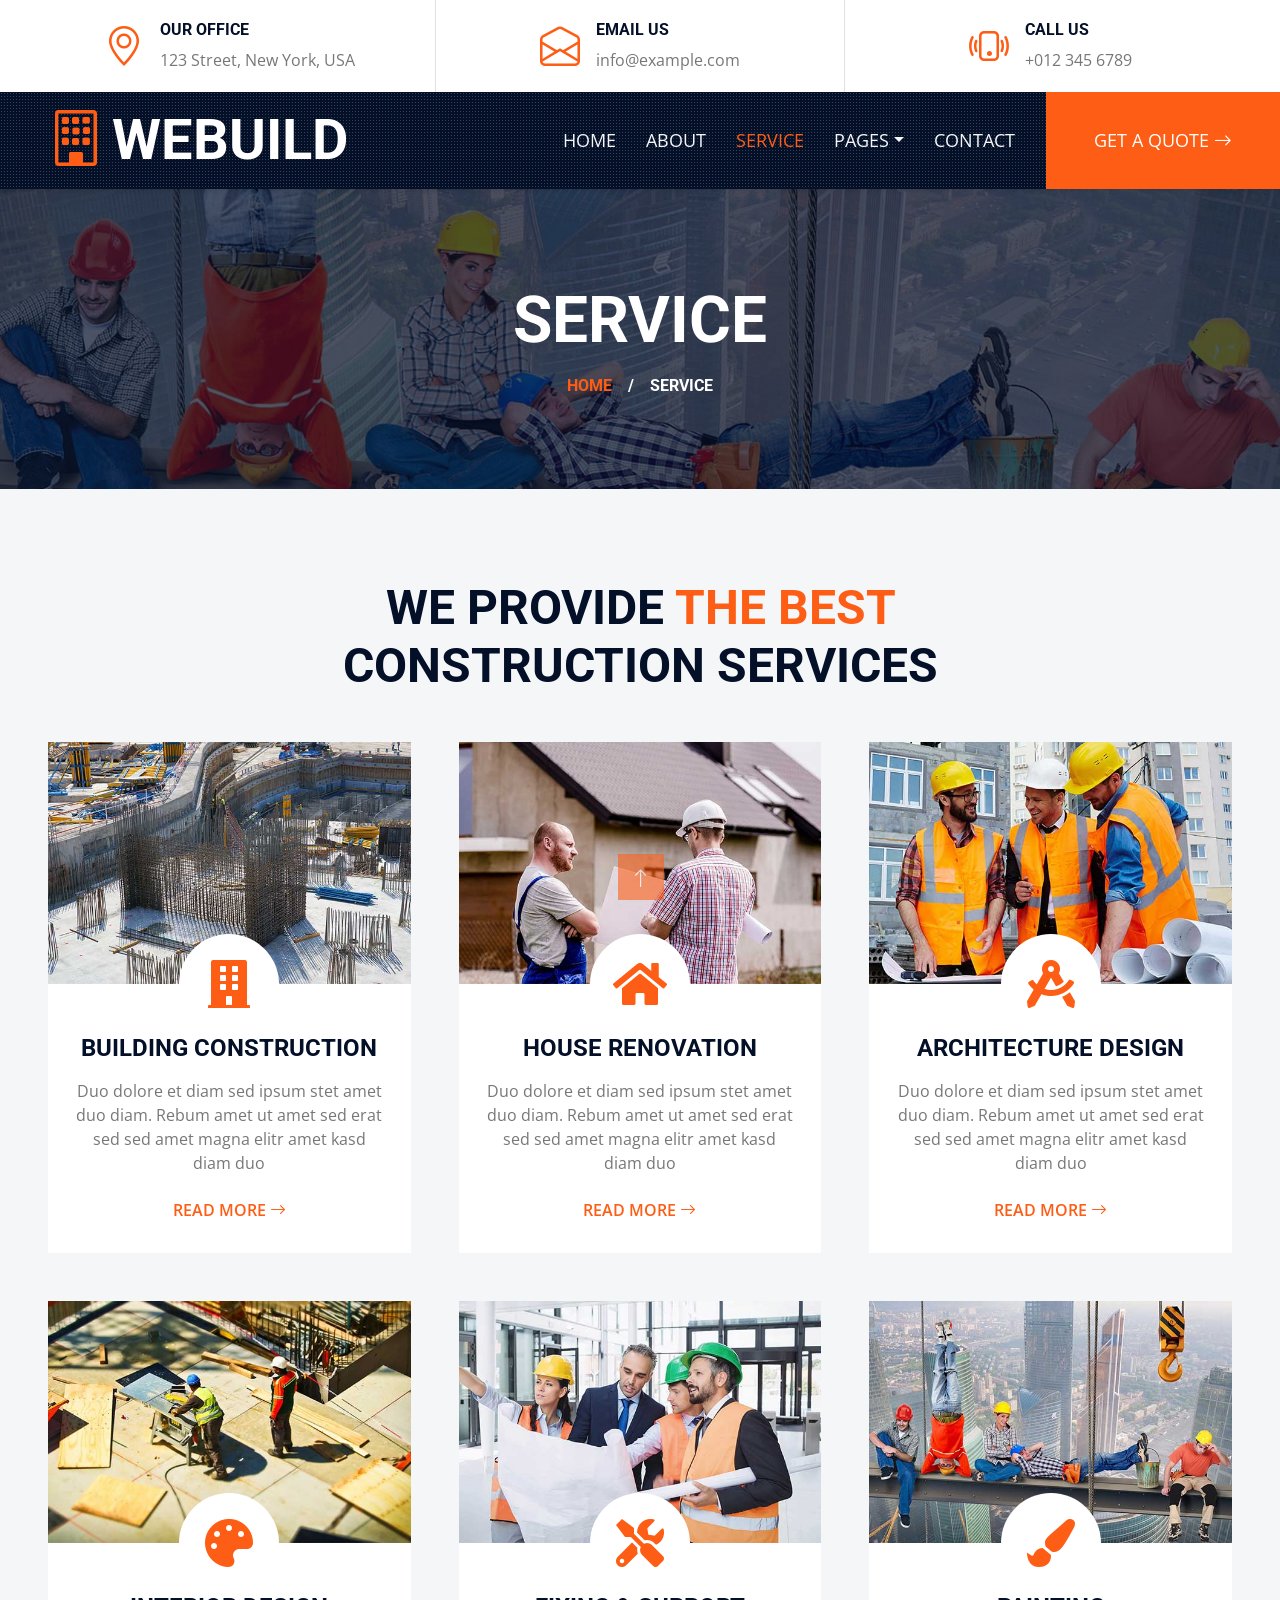
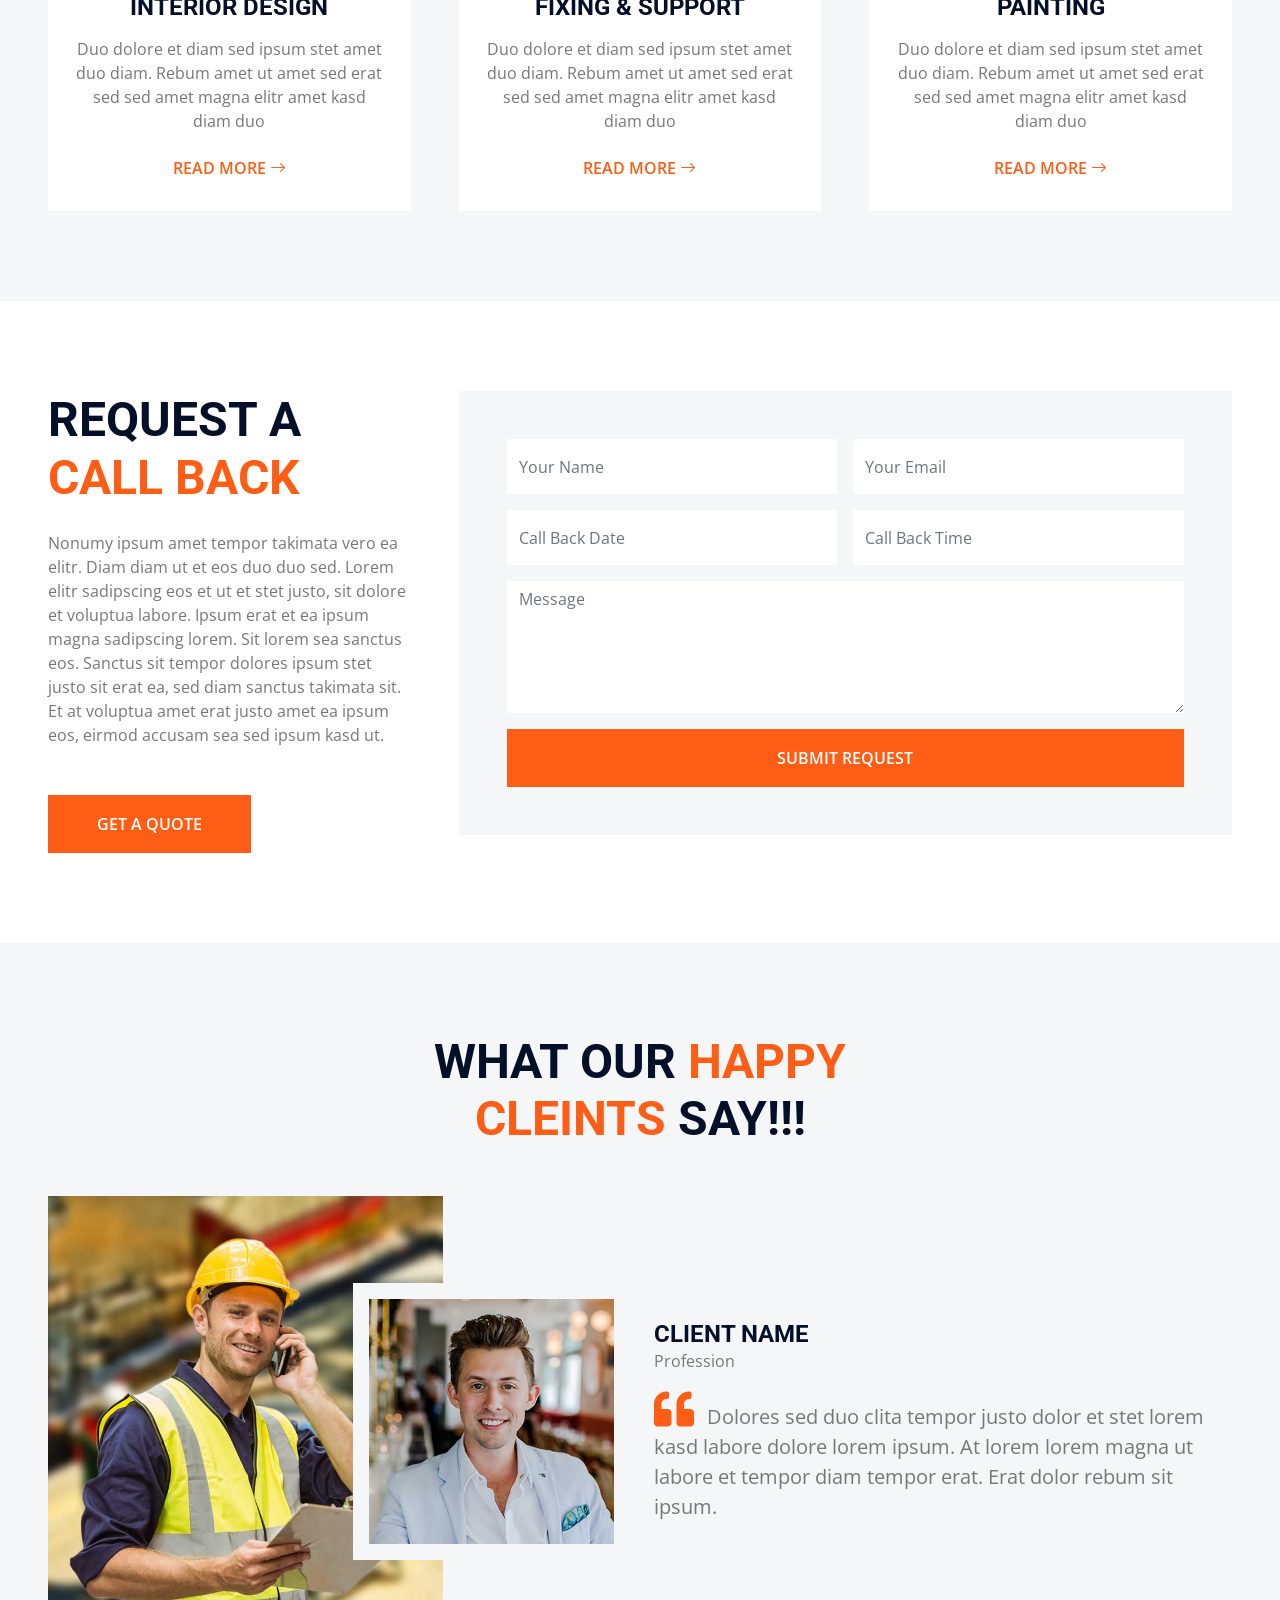
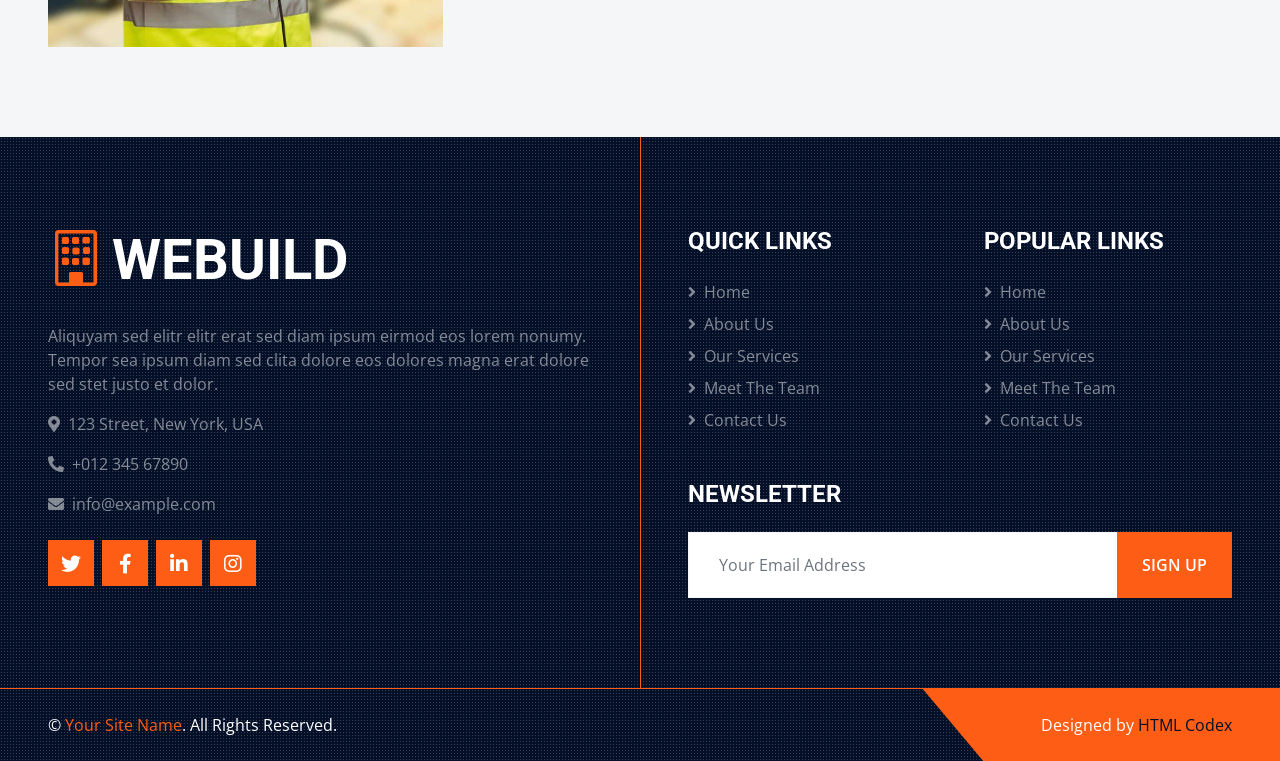
<file: service.html>
<!DOCTYPE html>
<html lang="en">

<head>
    <meta charset="utf-8">
    <title>WEBUILD -  Construction Company Website Template Free</title>
    <meta content="width=device-width, initial-scale=1.0" name="viewport">
    <meta content="Free HTML Templates" name="keywords">
    <meta content="Free HTML Templates" name="description">

    <!-- Favicon -->
    <link href="img/favicon.ico" rel="icon">

    <!-- Google Web Fonts -->
    <link rel="preconnect" href="https://fonts.gstatic.com">
    <link href="https://fonts.googleapis.com/css2?family=Open+Sans:wght@400;600&family=Roboto:wght@500;700&display=swap" rel="stylesheet"> 

    <!-- Icon Font Stylesheet -->
    <link href="https://cdnjs.cloudflare.com/ajax/libs/font-awesome/5.15.0/css/all.min.css" rel="stylesheet">
    <link href="https://cdn.jsdelivr.net/npm/bootstrap-icons@1.4.1/font/bootstrap-icons.css" rel="stylesheet">

    <!-- Libraries Stylesheet -->
    <link href="lib/owlcarousel/assets/owl.carousel.min.css" rel="stylesheet">
    <link href="lib/tempusdominus/css/tempusdominus-bootstrap-4.min.css" rel="stylesheet" />
    <link href="lib/lightbox/css/lightbox.min.css" rel="stylesheet">

    <!-- Customized Bootstrap Stylesheet -->
    <link href="css/bootstrap.min.css" rel="stylesheet">

    <!-- Template Stylesheet -->
    <link href="css/style.css" rel="stylesheet">
</head>

<body>
    <!-- Topbar Start -->
    <div class="container-fluid px-5 d-none d-lg-block">
        <div class="row gx-5">
            <div class="col-lg-4 text-center py-3">
                <div class="d-inline-flex align-items-center">
                    <i class="bi bi-geo-alt fs-1 text-primary me-3"></i>
                    <div class="text-start">
                        <h6 class="text-uppercase fw-bold">Our Office</h6>
                        <span>123 Street, New York, USA</span>
                    </div>
                </div>
            </div>
            <div class="col-lg-4 text-center border-start border-end py-3">
                <div class="d-inline-flex align-items-center">
                    <i class="bi bi-envelope-open fs-1 text-primary me-3"></i>
                    <div class="text-start">
                        <h6 class="text-uppercase fw-bold">Email Us</h6>
                        <span>info@example.com</span>
                    </div>
                </div>
            </div>
            <div class="col-lg-4 text-center py-3">
                <div class="d-inline-flex align-items-center">
                    <i class="bi bi-phone-vibrate fs-1 text-primary me-3"></i>
                    <div class="text-start">
                        <h6 class="text-uppercase fw-bold">Call Us</h6>
                        <span>+012 345 6789</span>
                    </div>
                </div>
            </div>
        </div>
    </div>
    <!-- Topbar End -->


    <!-- Navbar Start -->
    <div class="container-fluid sticky-top bg-dark bg-light-radial shadow-sm px-5 pe-lg-0">
        <nav class="navbar navbar-expand-lg bg-dark bg-light-radial navbar-dark py-3 py-lg-0">
            <a href="index.html" class="navbar-brand">
                <h1 class="m-0 display-4 text-uppercase text-white"><i class="bi bi-building text-primary me-2"></i>WEBUILD</h1>
            </a>
            <button class="navbar-toggler" type="button" data-bs-toggle="collapse" data-bs-target="#navbarCollapse">
                <span class="navbar-toggler-icon"></span>
            </button>
            <div class="collapse navbar-collapse" id="navbarCollapse">
                <div class="navbar-nav ms-auto py-0">
                    <a href="index.html" class="nav-item nav-link">Home</a>
                    <a href="about.html" class="nav-item nav-link">About</a>
                    <a href="service.html" class="nav-item nav-link active">Service</a>
                    <div class="nav-item dropdown">
                        <a href="#" class="nav-link dropdown-toggle" data-bs-toggle="dropdown">Pages</a>
                        <div class="dropdown-menu m-0">
                            <a href="project.html" class="dropdown-item">Our Project</a>
                            <a href="team.html" class="dropdown-item">The Team</a>
                            <a href="testimonial.html" class="dropdown-item">Testimonial</a>
                            <a href="blog.html" class="dropdown-item">Blog Grid</a>
                            <a href="detail.html" class="dropdown-item">Blog Detail</a>
                        </div>
                    </div>
                    <a href="contact.html" class="nav-item nav-link">Contact</a>
                    <a href="" class="nav-item nav-link bg-primary text-white px-5 ms-3 d-none d-lg-block">Get A Quote <i class="bi bi-arrow-right"></i></a>
                </div>
            </div>
        </nav>
    </div>
    <!-- Navbar End -->


    <!-- Page Header Start -->
    <div class="container-fluid page-header">
        <h1 class="display-3 text-uppercase text-white mb-3">Service</h1>
        <div class="d-inline-flex text-white">
            <h6 class="text-uppercase m-0"><a href="">Home</a></h6>
            <h6 class="text-white m-0 px-3">/</h6>
            <h6 class="text-uppercase text-white m-0">Service</h6>
        </div>
    </div>
    <!-- Page Header Start -->


    <!-- Services Start -->
    <div class="container-fluid bg-light py-6 px-5">
        <div class="text-center mx-auto mb-5" style="max-width: 600px;">
            <h1 class="display-5 text-uppercase mb-4">We Provide <span class="text-primary">The Best</span> Construction Services</h1>
        </div>
        <div class="row g-5">
            <div class="col-lg-4 col-md-6">
                <div class="service-item bg-white d-flex flex-column align-items-center text-center">
                    <img class="img-fluid" src="img/service-1.jpg" alt="">
                    <div class="service-icon bg-white">
                        <i class="fa fa-3x fa-building text-primary"></i>
                    </div>
                    <div class="px-4 pb-4">
                        <h4 class="text-uppercase mb-3">Building Construction</h4>
                        <p>Duo dolore et diam sed ipsum stet amet duo diam. Rebum amet ut amet sed erat sed sed amet magna elitr amet kasd diam duo</p>
                        <a class="btn text-primary" href="">Read More <i class="bi bi-arrow-right"></i></a>
                    </div>
                </div>
            </div>
            <div class="col-lg-4 col-md-6">
                <div class="service-item bg-white rounded d-flex flex-column align-items-center text-center">
                    <img class="img-fluid" src="img/service-2.jpg" alt="">
                    <div class="service-icon bg-white">
                        <i class="fa fa-3x fa-home text-primary"></i>
                    </div>
                    <div class="px-4 pb-4">
                        <h4 class="text-uppercase mb-3">House Renovation</h4>
                        <p>Duo dolore et diam sed ipsum stet amet duo diam. Rebum amet ut amet sed erat sed sed amet magna elitr amet kasd diam duo</p>
                        <a class="btn text-primary" href="">Read More <i class="bi bi-arrow-right"></i></a>
                    </div>
                </div>
            </div>
            <div class="col-lg-4 col-md-6">
                <div class="service-item bg-white rounded d-flex flex-column align-items-center text-center">
                    <img class="img-fluid" src="img/service-3.jpg" alt="">
                    <div class="service-icon bg-white">
                        <i class="fa fa-3x fa-drafting-compass text-primary"></i>
                    </div>
                    <div class="px-4 pb-4">
                        <h4 class="text-uppercase mb-3">Architecture Design</h4>
                        <p>Duo dolore et diam sed ipsum stet amet duo diam. Rebum amet ut amet sed erat sed sed amet magna elitr amet kasd diam duo</p>
                        <a class="btn text-primary" href="">Read More <i class="bi bi-arrow-right"></i></a>
                    </div>
                </div>
            </div>
            <div class="col-lg-4 col-md-6">
                <div class="service-item bg-white rounded d-flex flex-column align-items-center text-center">
                    <img class="img-fluid" src="img/service-4.jpg" alt="">
                    <div class="service-icon bg-white">
                        <i class="fa fa-3x fa-palette text-primary"></i>
                    </div>
                    <div class="px-4 pb-4">
                        <h4 class="text-uppercase mb-3">Interior Design</h4>
                        <p>Duo dolore et diam sed ipsum stet amet duo diam. Rebum amet ut amet sed erat sed sed amet magna elitr amet kasd diam duo</p>
                        <a class="btn text-primary" href="">Read More <i class="bi bi-arrow-right"></i></a>
                    </div>
                </div>
            </div>
            <div class="col-lg-4 col-md-6">
                <div class="service-item bg-white rounded d-flex flex-column align-items-center text-center">
                    <img class="img-fluid" src="img/service-5.jpg" alt="">
                    <div class="service-icon bg-white">
                        <i class="fa fa-3x fa-tools text-primary"></i>
                    </div>
                    <div class="px-4 pb-4">
                        <h4 class="text-uppercase mb-3">Fixing & Support</h4>
                        <p>Duo dolore et diam sed ipsum stet amet duo diam. Rebum amet ut amet sed erat sed sed amet magna elitr amet kasd diam duo</p>
                        <a class="btn text-primary" href="">Read More <i class="bi bi-arrow-right"></i></a>
                    </div>
                </div>
            </div>
            <div class="col-lg-4 col-md-6">
                <div class="service-item bg-white rounded d-flex flex-column align-items-center text-center">
                    <img class="img-fluid" src="img/service-6.jpg" alt="">
                    <div class="service-icon bg-white">
                        <i class="fa fa-3x fa-paint-brush text-primary"></i>
                    </div>
                    <div class="px-4 pb-4">
                        <h4 class="text-uppercase mb-3">Painting</h4>
                        <p>Duo dolore et diam sed ipsum stet amet duo diam. Rebum amet ut amet sed erat sed sed amet magna elitr amet kasd diam duo</p>
                        <a class="btn text-primary" href="">Read More <i class="bi bi-arrow-right"></i></a>
                    </div>
                </div>
            </div>
        </div>
    </div>
    <!-- Services End -->


    <!-- Appointment Start -->
    <div class="container-fluid py-6 px-5">
            <div class="row gx-5">
                <div class="col-lg-4 mb-5 mb-lg-0">
                    <div class="mb-4">
                        <h1 class="display-5 text-uppercase mb-4">Request A <span class="text-primary">Call Back</span></h1>
                    </div>
                    <p class="mb-5">Nonumy ipsum amet tempor takimata vero ea elitr. Diam diam ut et eos duo duo sed. Lorem elitr sadipscing eos et ut et stet justo, sit dolore et voluptua labore. Ipsum erat et ea ipsum magna sadipscing lorem. Sit lorem sea sanctus eos. Sanctus sit tempor dolores ipsum stet justo sit erat ea, sed diam sanctus takimata sit. Et at voluptua amet erat justo amet ea ipsum eos, eirmod accusam sea sed ipsum kasd ut.</p>
                    <a class="btn btn-primary py-3 px-5" href="">Get A Quote</a>
                </div>
                <div class="col-lg-8">
                    <div class="bg-light text-center p-5">
                        <form>
                            <div class="row g-3">
                                <div class="col-12 col-sm-6">
                                    <input type="text" class="form-control border-0" placeholder="Your Name" style="height: 55px;">
                                </div>
                                <div class="col-12 col-sm-6">
                                    <input type="email" class="form-control border-0" placeholder="Your Email" style="height: 55px;">
                                </div>
                                <div class="col-12 col-sm-6">
                                    <div class="date" id="date" data-target-input="nearest">
                                        <input type="text"
                                            class="form-control border-0 datetimepicker-input"
                                            placeholder="Call Back Date" data-target="#date" data-toggle="datetimepicker" style="height: 55px;">
                                    </div>
                                </div>
                                <div class="col-12 col-sm-6">
                                    <div class="time" id="time" data-target-input="nearest">
                                        <input type="text"
                                            class="form-control border-0 datetimepicker-input"
                                            placeholder="Call Back Time" data-target="#time" data-toggle="datetimepicker" style="height: 55px;">
                                    </div>
                                </div>
                                <div class="col-12">
                                    <textarea class="form-control border-0" rows="5" placeholder="Message"></textarea>
                                </div>
                                <div class="col-12">
                                    <button class="btn btn-primary w-100 py-3" type="submit">Submit Request</button>
                                </div>
                            </div>
                        </form>
                    </div>
                </div>
            </div>
    </div>
    <!-- Appointment End -->


    <!-- Testimonial Start -->
    <div class="container-fluid bg-light py-6 px-5">
        <div class="text-center mx-auto mb-5" style="max-width: 600px;">
            <h1 class="display-5 text-uppercase mb-4">What Our <span class="text-primary">Happy Cleints</span> Say!!!</h1>
        </div>
        <div class="row gx-0 align-items-center">
            <div class="col-xl-4 col-lg-5 d-none d-lg-block">
                <img class="img-fluid w-100 h-100" src="img/testimonial.jpg">
            </div>
            <div class="col-xl-8 col-lg-7 col-md-12">
                <div class="testimonial bg-light">
                    <div class="owl-carousel testimonial-carousel">
                        <div class="row gx-4 align-items-center">
                            <div class="col-xl-4 col-lg-5 col-md-5">
                                <img class="img-fluid w-100 h-100 bg-light p-lg-3 mb-4 mb-md-0" src="img/testimonial-1.jpg" alt="">
                            </div>
                            <div class="col-xl-8 col-lg-7 col-md-7">
                                <h4 class="text-uppercase mb-0">Client Name</h4>
                                <p>Profession</p>
                                <p class="fs-5 mb-0"><i class="fa fa-2x fa-quote-left text-primary me-2"></i> Dolores sed duo
                                    clita tempor justo dolor et stet lorem kasd labore dolore lorem ipsum. At lorem
                                    lorem magna ut labore et tempor diam tempor erat. Erat dolor rebum sit
                                    ipsum.</p>
                            </div>
                        </div>
                        <div class="row gx-4 align-items-center">
                            <div class="col-xl-4 col-lg-5 col-md-5">
                                <img class="img-fluid w-100 h-100 bg-light p-lg-3 mb-4 mb-md-0" src="img/testimonial-2.jpg" alt="">
                            </div>
                            <div class="col-xl-8 col-lg-7 col-md-7">
                                <h4 class="text-uppercase mb-0">Client Name</h4>
                                <p>Profession</p>
                                <p class="fs-5 mb-0"><i class="fa fa-2x fa-quote-left text-primary me-2"></i> Dolores sed duo
                                    clita tempor justo dolor et stet lorem kasd labore dolore lorem ipsum. At lorem
                                    lorem magna ut labore et tempor diam tempor erat. Erat dolor rebum sit
                                    ipsum.</p>
                            </div>
                        </div>
                    </div>
                </div>
            </div>
        </div>
    </div>
    <!-- Testimonial End -->


    <!-- Footer Start -->
    <div class="footer container-fluid position-relative bg-dark bg-light-radial text-white-50 py-6 px-5">
        <div class="row g-5">
            <div class="col-lg-6 pe-lg-5">
                <a href="index.html" class="navbar-brand">
                    <h1 class="m-0 display-4 text-uppercase text-white"><i class="bi bi-building text-primary me-2"></i>WEBUILD</h1>
                </a>
                <p>Aliquyam sed elitr elitr erat sed diam ipsum eirmod eos lorem nonumy. Tempor sea ipsum diam  sed clita dolore eos dolores magna erat dolore sed stet justo et dolor.</p>
                <p><i class="fa fa-map-marker-alt me-2"></i>123 Street, New York, USA</p>
                <p><i class="fa fa-phone-alt me-2"></i>+012 345 67890</p>
                <p><i class="fa fa-envelope me-2"></i>info@example.com</p>
                <div class="d-flex justify-content-start mt-4">
                    <a class="btn btn-lg btn-primary btn-lg-square rounded-0 me-2" href="#"><i class="fab fa-twitter"></i></a>
                    <a class="btn btn-lg btn-primary btn-lg-square rounded-0 me-2" href="#"><i class="fab fa-facebook-f"></i></a>
                    <a class="btn btn-lg btn-primary btn-lg-square rounded-0 me-2" href="#"><i class="fab fa-linkedin-in"></i></a>
                    <a class="btn btn-lg btn-primary btn-lg-square rounded-0" href="#"><i class="fab fa-instagram"></i></a>
                </div>
            </div>
            <div class="col-lg-6 ps-lg-5">
                <div class="row g-5">
                    <div class="col-sm-6">
                        <h4 class="text-white text-uppercase mb-4">Quick Links</h4>
                        <div class="d-flex flex-column justify-content-start">
                            <a class="text-white-50 mb-2" href="#"><i class="fa fa-angle-right me-2"></i>Home</a>
                            <a class="text-white-50 mb-2" href="#"><i class="fa fa-angle-right me-2"></i>About Us</a>
                            <a class="text-white-50 mb-2" href="#"><i class="fa fa-angle-right me-2"></i>Our Services</a>
                            <a class="text-white-50 mb-2" href="#"><i class="fa fa-angle-right me-2"></i>Meet The Team</a>
                            <a class="text-white-50" href="#"><i class="fa fa-angle-right me-2"></i>Contact Us</a>
                        </div>
                    </div>
                    <div class="col-sm-6">
                        <h4 class="text-white text-uppercase mb-4">Popular Links</h4>
                        <div class="d-flex flex-column justify-content-start">
                            <a class="text-white-50 mb-2" href="#"><i class="fa fa-angle-right me-2"></i>Home</a>
                            <a class="text-white-50 mb-2" href="#"><i class="fa fa-angle-right me-2"></i>About Us</a>
                            <a class="text-white-50 mb-2" href="#"><i class="fa fa-angle-right me-2"></i>Our Services</a>
                            <a class="text-white-50 mb-2" href="#"><i class="fa fa-angle-right me-2"></i>Meet The Team</a>
                            <a class="text-white-50" href="#"><i class="fa fa-angle-right me-2"></i>Contact Us</a>
                        </div>
                    </div>
                    <div class="col-sm-12">
                        <h4 class="text-white text-uppercase mb-4">Newsletter</h4>
                        <div class="w-100">
                            <div class="input-group">
                                <input type="text" class="form-control border-light" style="padding: 20px 30px;" placeholder="Your Email Address"><button class="btn btn-primary px-4">Sign Up</button>
                            </div>
                        </div>
                    </div>
                </div>
            </div>
        </div>
    </div>
    <div class="container-fluid bg-dark bg-light-radial text-white border-top border-primary px-0">
        <div class="d-flex flex-column flex-md-row justify-content-between">
            <div class="py-4 px-5 text-center text-md-start">
                <p class="mb-0">&copy; <a class="text-primary" href="#">Your Site Name</a>. All Rights Reserved.</p>
            </div>
            <div class="py-4 px-5 bg-primary footer-shape position-relative text-center text-md-end">
                <p class="mb-0">Designed by <a class="text-dark" href="https://htmlcodex.com">HTML Codex</a></p>
            </div>
        </div>
    </div>
    <!-- Footer End -->


    <!-- Back to Top -->
    <a href="#" class="btn btn-lg btn-primary btn-lg-square back-to-top"><i class="bi bi-arrow-up"></i></a>


    <!-- JavaScript Libraries -->
    <script src="https://code.jquery.com/jquery-3.4.1.min.js"></script>
    <script src="https://cdn.jsdelivr.net/npm/bootstrap@5.0.0/dist/js/bootstrap.bundle.min.js"></script>
    <script src="lib/easing/easing.min.js"></script>
    <script src="lib/waypoints/waypoints.min.js"></script>
    <script src="lib/owlcarousel/owl.carousel.min.js"></script>
    <script src="lib/tempusdominus/js/moment.min.js"></script>
    <script src="lib/tempusdominus/js/moment-timezone.min.js"></script>
    <script src="lib/tempusdominus/js/tempusdominus-bootstrap-4.min.js"></script>
    <script src="lib/isotope/isotope.pkgd.min.js"></script>
    <script src="lib/lightbox/js/lightbox.min.js"></script>

    <!-- Template Javascript -->
    <script src="js/main.js"></script>
</body>

</html>
</file>
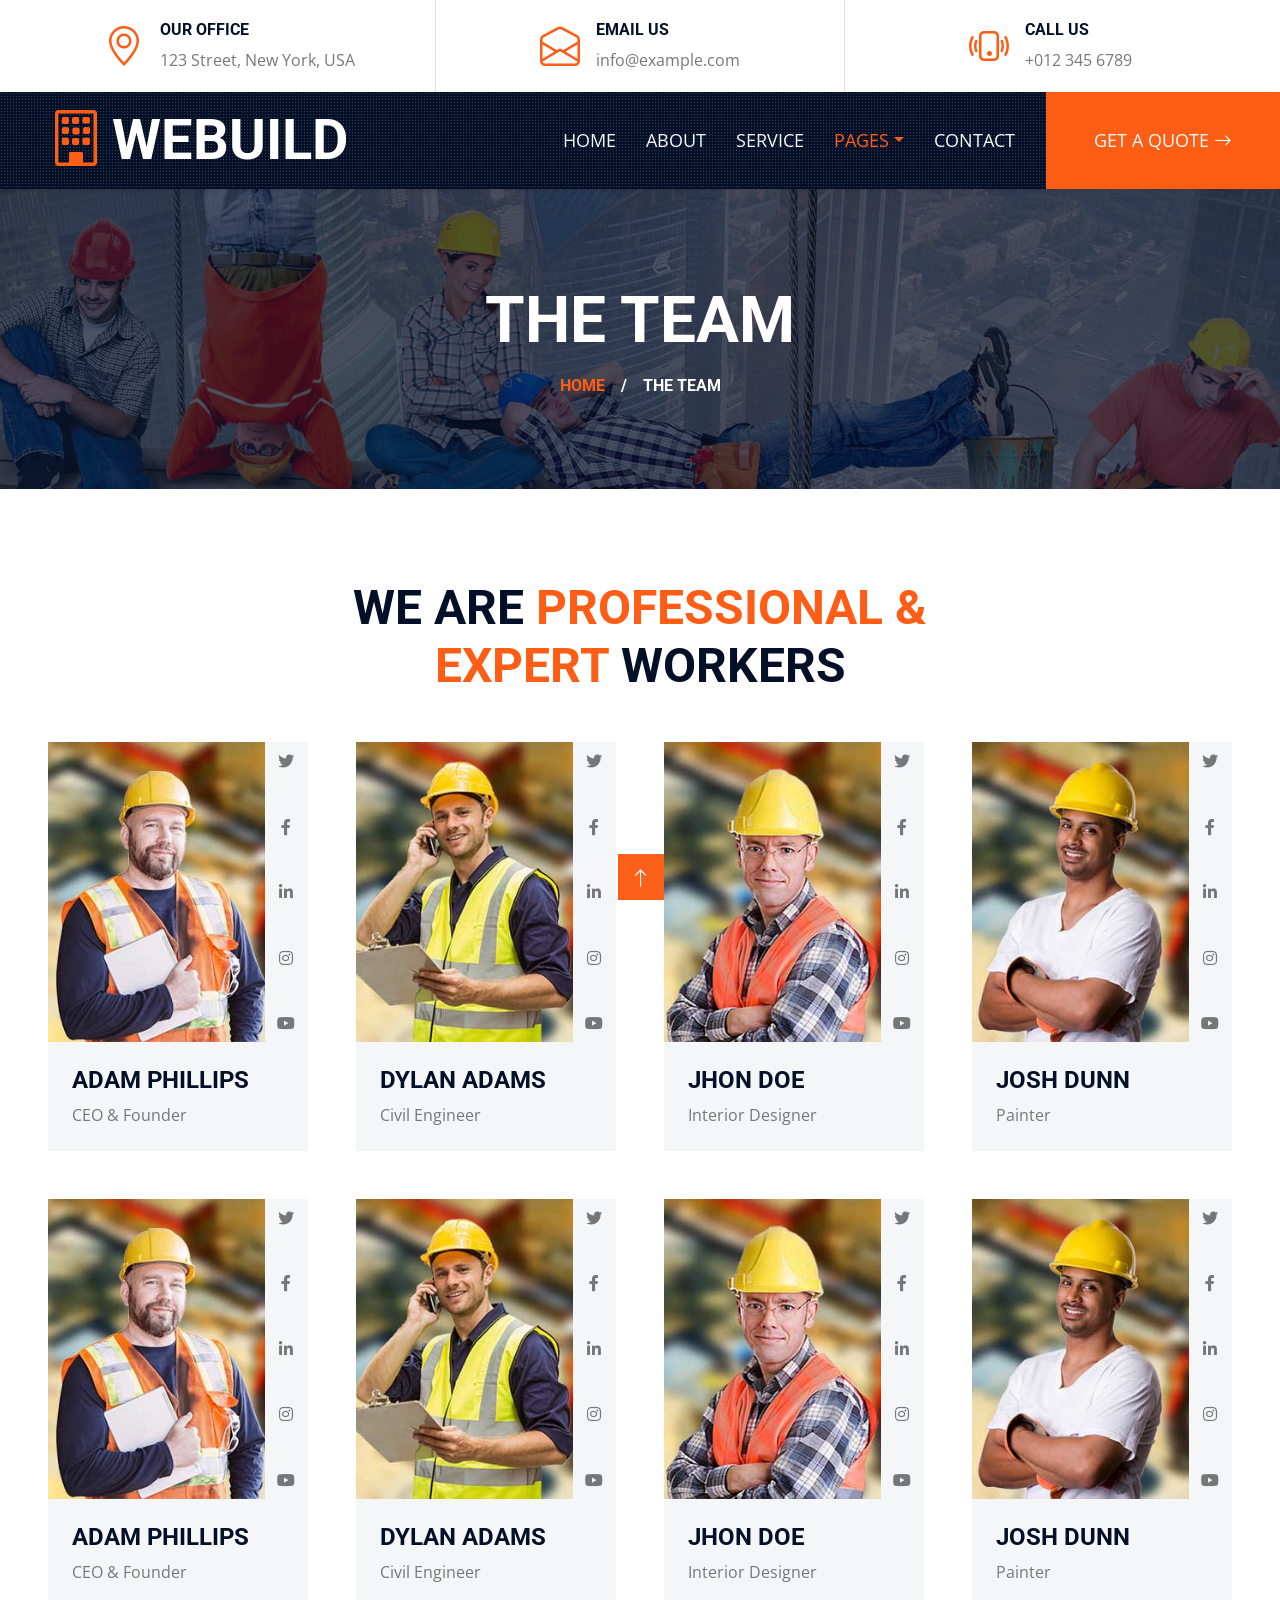
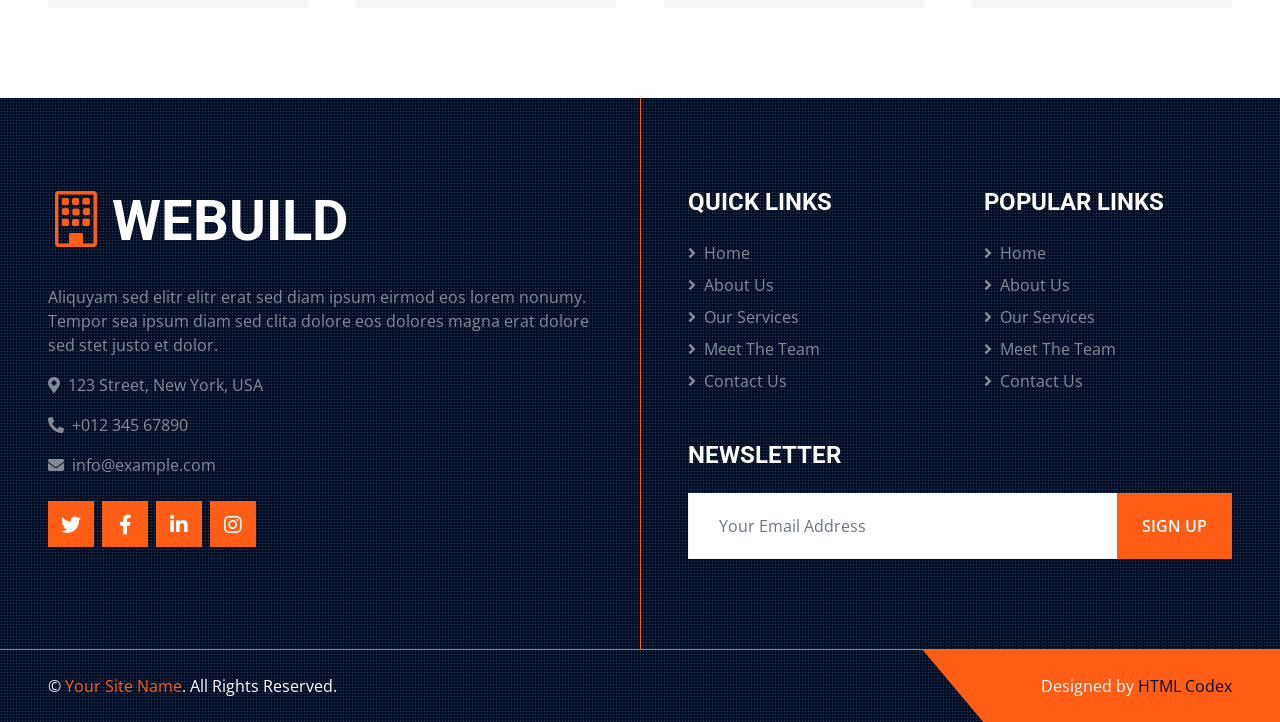
<file: team.html>
<!DOCTYPE html>
<html lang="en">

<head>
    <meta charset="utf-8">
    <title>WEBUILD -  Construction Company Website Template Free</title>
    <meta content="width=device-width, initial-scale=1.0" name="viewport">
    <meta content="Free HTML Templates" name="keywords">
    <meta content="Free HTML Templates" name="description">

    <!-- Favicon -->
    <link href="img/favicon.ico" rel="icon">

    <!-- Google Web Fonts -->
    <link rel="preconnect" href="https://fonts.gstatic.com">
    <link href="https://fonts.googleapis.com/css2?family=Open+Sans:wght@400;600&family=Roboto:wght@500;700&display=swap" rel="stylesheet"> 

    <!-- Icon Font Stylesheet -->
    <link href="https://cdnjs.cloudflare.com/ajax/libs/font-awesome/5.15.0/css/all.min.css" rel="stylesheet">
    <link href="https://cdn.jsdelivr.net/npm/bootstrap-icons@1.4.1/font/bootstrap-icons.css" rel="stylesheet">

    <!-- Libraries Stylesheet -->
    <link href="lib/owlcarousel/assets/owl.carousel.min.css" rel="stylesheet">
    <link href="lib/tempusdominus/css/tempusdominus-bootstrap-4.min.css" rel="stylesheet" />
    <link href="lib/lightbox/css/lightbox.min.css" rel="stylesheet">

    <!-- Customized Bootstrap Stylesheet -->
    <link href="css/bootstrap.min.css" rel="stylesheet">

    <!-- Template Stylesheet -->
    <link href="css/style.css" rel="stylesheet">
</head>

<body>
    <!-- Topbar Start -->
    <div class="container-fluid px-5 d-none d-lg-block">
        <div class="row gx-5">
            <div class="col-lg-4 text-center py-3">
                <div class="d-inline-flex align-items-center">
                    <i class="bi bi-geo-alt fs-1 text-primary me-3"></i>
                    <div class="text-start">
                        <h6 class="text-uppercase fw-bold">Our Office</h6>
                        <span>123 Street, New York, USA</span>
                    </div>
                </div>
            </div>
            <div class="col-lg-4 text-center border-start border-end py-3">
                <div class="d-inline-flex align-items-center">
                    <i class="bi bi-envelope-open fs-1 text-primary me-3"></i>
                    <div class="text-start">
                        <h6 class="text-uppercase fw-bold">Email Us</h6>
                        <span>info@example.com</span>
                    </div>
                </div>
            </div>
            <div class="col-lg-4 text-center py-3">
                <div class="d-inline-flex align-items-center">
                    <i class="bi bi-phone-vibrate fs-1 text-primary me-3"></i>
                    <div class="text-start">
                        <h6 class="text-uppercase fw-bold">Call Us</h6>
                        <span>+012 345 6789</span>
                    </div>
                </div>
            </div>
        </div>
    </div>
    <!-- Topbar End -->


    <!-- Navbar Start -->
    <div class="container-fluid sticky-top bg-dark bg-light-radial shadow-sm px-5 pe-lg-0">
        <nav class="navbar navbar-expand-lg bg-dark bg-light-radial navbar-dark py-3 py-lg-0">
            <a href="index.html" class="navbar-brand">
                <h1 class="m-0 display-4 text-uppercase text-white"><i class="bi bi-building text-primary me-2"></i>WEBUILD</h1>
            </a>
            <button class="navbar-toggler" type="button" data-bs-toggle="collapse" data-bs-target="#navbarCollapse">
                <span class="navbar-toggler-icon"></span>
            </button>
            <div class="collapse navbar-collapse" id="navbarCollapse">
                <div class="navbar-nav ms-auto py-0">
                    <a href="index.html" class="nav-item nav-link">Home</a>
                    <a href="about.html" class="nav-item nav-link">About</a>
                    <a href="service.html" class="nav-item nav-link">Service</a>
                    <div class="nav-item dropdown">
                        <a href="#" class="nav-link dropdown-toggle active" data-bs-toggle="dropdown">Pages</a>
                        <div class="dropdown-menu m-0">
                            <a href="project.html" class="dropdown-item">Our Project</a>
                            <a href="team.html" class="dropdown-item active">The Team</a>
                            <a href="testimonial.html" class="dropdown-item">Testimonial</a>
                            <a href="blog.html" class="dropdown-item">Blog Grid</a>
                            <a href="detail.html" class="dropdown-item">Blog Detail</a>
                        </div>
                    </div>
                    <a href="contact.html" class="nav-item nav-link">Contact</a>
                    <a href="" class="nav-item nav-link bg-primary text-white px-5 ms-3 d-none d-lg-block">Get A Quote <i class="bi bi-arrow-right"></i></a>
                </div>
            </div>
        </nav>
    </div>
    <!-- Navbar End -->


    <!-- Page Header Start -->
    <div class="container-fluid page-header">
        <h1 class="display-3 text-uppercase text-white mb-3">The Team</h1>
        <div class="d-inline-flex text-white">
            <h6 class="text-uppercase m-0"><a href="">Home</a></h6>
            <h6 class="text-white m-0 px-3">/</h6>
            <h6 class="text-uppercase text-white m-0">The Team</h6>
        </div>
    </div>
    <!-- Page Header Start -->


    <!-- Team Start -->
    <div class="container-fluid py-6 px-5">
        <div class="text-center mx-auto mb-5" style="max-width: 600px;">
            <h1 class="display-5 text-uppercase mb-4">We Are <span class="text-primary">Professional & Expert</span> Workers</h1>
        </div>
        <div class="row g-5">
            <div class="col-xl-3 col-lg-4 col-md-6">
                <div class="row g-0">
                    <div class="col-10" style="min-height: 300px;">
                        <div class="position-relative h-100">
                            <img class="position-absolute w-100 h-100" src="img/team-1.jpg" style="object-fit: cover;">
                        </div>
                    </div>
                    <div class="col-2">
                        <div class="h-100 d-flex flex-column align-items-center justify-content-between bg-light">
                            <a class="btn" href="#"><i class="fab fa-twitter"></i></a>
                            <a class="btn" href="#"><i class="fab fa-facebook-f"></i></a>
                            <a class="btn" href="#"><i class="fab fa-linkedin-in"></i></a>
                            <a class="btn" href="#"><i class="fab fa-instagram"></i></a>
                            <a class="btn" href="#"><i class="fab fa-youtube"></i></a>
                        </div>
                    </div>
                    <div class="col-12">
                        <div class="bg-light p-4">
                            <h4 class="text-uppercase">Adam Phillips</h4>
                            <span>CEO & Founder</span>
                        </div>
                    </div>
                </div>
            </div>
            <div class="col-xl-3 col-lg-4 col-md-6">
                <div class="row g-0">
                    <div class="col-10" style="min-height: 300px;">
                        <div class="position-relative h-100">
                            <img class="position-absolute w-100 h-100" src="img/team-2.jpg" style="object-fit: cover;">
                        </div>
                    </div>
                    <div class="col-2">
                        <div class="h-100 d-flex flex-column align-items-center justify-content-between bg-light">
                            <a class="btn" href="#"><i class="fab fa-twitter"></i></a>
                            <a class="btn" href="#"><i class="fab fa-facebook-f"></i></a>
                            <a class="btn" href="#"><i class="fab fa-linkedin-in"></i></a>
                            <a class="btn" href="#"><i class="fab fa-instagram"></i></a>
                            <a class="btn" href="#"><i class="fab fa-youtube"></i></a>
                        </div>
                    </div>
                    <div class="col-12">
                        <div class="bg-light p-4">
                            <h4 class="text-uppercase">Dylan Adams</h4>
                            <span>Civil Engineer</span>
                        </div>
                    </div>
                </div>
            </div>
            <div class="col-xl-3 col-lg-4 col-md-6">
                <div class="row g-0">
                    <div class="col-10" style="min-height: 300px;">
                        <div class="position-relative h-100">
                            <img class="position-absolute w-100 h-100" src="img/team-3.jpg" style="object-fit: cover;">
                        </div>
                    </div>
                    <div class="col-2">
                        <div class="h-100 d-flex flex-column align-items-center justify-content-between bg-light">
                            <a class="btn" href="#"><i class="fab fa-twitter"></i></a>
                            <a class="btn" href="#"><i class="fab fa-facebook-f"></i></a>
                            <a class="btn" href="#"><i class="fab fa-linkedin-in"></i></a>
                            <a class="btn" href="#"><i class="fab fa-instagram"></i></a>
                            <a class="btn" href="#"><i class="fab fa-youtube"></i></a>
                        </div>
                    </div>
                    <div class="col-12">
                        <div class="bg-light p-4">
                            <h4 class="text-uppercase">Jhon Doe</h4>
                            <span>Interior Designer</span>
                        </div>
                    </div>
                </div>
            </div>
            <div class="col-xl-3 col-lg-4 col-md-6">
                <div class="row g-0">
                    <div class="col-10" style="min-height: 300px;">
                        <div class="position-relative h-100">
                            <img class="position-absolute w-100 h-100" src="img/team-4.jpg" style="object-fit: cover;">
                        </div>
                    </div>
                    <div class="col-2">
                        <div class="h-100 d-flex flex-column align-items-center justify-content-between bg-light">
                            <a class="btn" href="#"><i class="fab fa-twitter"></i></a>
                            <a class="btn" href="#"><i class="fab fa-facebook-f"></i></a>
                            <a class="btn" href="#"><i class="fab fa-linkedin-in"></i></a>
                            <a class="btn" href="#"><i class="fab fa-instagram"></i></a>
                            <a class="btn" href="#"><i class="fab fa-youtube"></i></a>
                        </div>
                    </div>
                    <div class="col-12">
                        <div class="bg-light p-4">
                            <h4 class="text-uppercase">Josh Dunn</h4>
                            <span>Painter</span>
                        </div>
                    </div>
                </div>
            </div>
            <div class="col-xl-3 col-lg-4 col-md-6">
                <div class="row g-0">
                    <div class="col-10" style="min-height: 300px;">
                        <div class="position-relative h-100">
                            <img class="position-absolute w-100 h-100" src="img/team-1.jpg" style="object-fit: cover;">
                        </div>
                    </div>
                    <div class="col-2">
                        <div class="h-100 d-flex flex-column align-items-center justify-content-between bg-light">
                            <a class="btn" href="#"><i class="fab fa-twitter"></i></a>
                            <a class="btn" href="#"><i class="fab fa-facebook-f"></i></a>
                            <a class="btn" href="#"><i class="fab fa-linkedin-in"></i></a>
                            <a class="btn" href="#"><i class="fab fa-instagram"></i></a>
                            <a class="btn" href="#"><i class="fab fa-youtube"></i></a>
                        </div>
                    </div>
                    <div class="col-12">
                        <div class="bg-light p-4">
                            <h4 class="text-uppercase">Adam Phillips</h4>
                            <span>CEO & Founder</span>
                        </div>
                    </div>
                </div>
            </div>
            <div class="col-xl-3 col-lg-4 col-md-6">
                <div class="row g-0">
                    <div class="col-10" style="min-height: 300px;">
                        <div class="position-relative h-100">
                            <img class="position-absolute w-100 h-100" src="img/team-2.jpg" style="object-fit: cover;">
                        </div>
                    </div>
                    <div class="col-2">
                        <div class="h-100 d-flex flex-column align-items-center justify-content-between bg-light">
                            <a class="btn" href="#"><i class="fab fa-twitter"></i></a>
                            <a class="btn" href="#"><i class="fab fa-facebook-f"></i></a>
                            <a class="btn" href="#"><i class="fab fa-linkedin-in"></i></a>
                            <a class="btn" href="#"><i class="fab fa-instagram"></i></a>
                            <a class="btn" href="#"><i class="fab fa-youtube"></i></a>
                        </div>
                    </div>
                    <div class="col-12">
                        <div class="bg-light p-4">
                            <h4 class="text-uppercase">Dylan Adams</h4>
                            <span>Civil Engineer</span>
                        </div>
                    </div>
                </div>
            </div>
            <div class="col-xl-3 col-lg-4 col-md-6">
                <div class="row g-0">
                    <div class="col-10" style="min-height: 300px;">
                        <div class="position-relative h-100">
                            <img class="position-absolute w-100 h-100" src="img/team-3.jpg" style="object-fit: cover;">
                        </div>
                    </div>
                    <div class="col-2">
                        <div class="h-100 d-flex flex-column align-items-center justify-content-between bg-light">
                            <a class="btn" href="#"><i class="fab fa-twitter"></i></a>
                            <a class="btn" href="#"><i class="fab fa-facebook-f"></i></a>
                            <a class="btn" href="#"><i class="fab fa-linkedin-in"></i></a>
                            <a class="btn" href="#"><i class="fab fa-instagram"></i></a>
                            <a class="btn" href="#"><i class="fab fa-youtube"></i></a>
                        </div>
                    </div>
                    <div class="col-12">
                        <div class="bg-light p-4">
                            <h4 class="text-uppercase">Jhon Doe</h4>
                            <span>Interior Designer</span>
                        </div>
                    </div>
                </div>
            </div>
            <div class="col-xl-3 col-lg-4 col-md-6">
                <div class="row g-0">
                    <div class="col-10" style="min-height: 300px;">
                        <div class="position-relative h-100">
                            <img class="position-absolute w-100 h-100" src="img/team-4.jpg" style="object-fit: cover;">
                        </div>
                    </div>
                    <div class="col-2">
                        <div class="h-100 d-flex flex-column align-items-center justify-content-between bg-light">
                            <a class="btn" href="#"><i class="fab fa-twitter"></i></a>
                            <a class="btn" href="#"><i class="fab fa-facebook-f"></i></a>
                            <a class="btn" href="#"><i class="fab fa-linkedin-in"></i></a>
                            <a class="btn" href="#"><i class="fab fa-instagram"></i></a>
                            <a class="btn" href="#"><i class="fab fa-youtube"></i></a>
                        </div>
                    </div>
                    <div class="col-12">
                        <div class="bg-light p-4">
                            <h4 class="text-uppercase">Josh Dunn</h4>
                            <span>Painter</span>
                        </div>
                    </div>
                </div>
            </div>
        </div>
    </div>
    <!-- Team End -->
    

    <!-- Footer Start -->
    <div class="footer container-fluid position-relative bg-dark bg-light-radial text-white-50 py-6 px-5">
        <div class="row g-5">
            <div class="col-lg-6 pe-lg-5">
                <a href="index.html" class="navbar-brand">
                    <h1 class="m-0 display-4 text-uppercase text-white"><i class="bi bi-building text-primary me-2"></i>WEBUILD</h1>
                </a>
                <p>Aliquyam sed elitr elitr erat sed diam ipsum eirmod eos lorem nonumy. Tempor sea ipsum diam  sed clita dolore eos dolores magna erat dolore sed stet justo et dolor.</p>
                <p><i class="fa fa-map-marker-alt me-2"></i>123 Street, New York, USA</p>
                <p><i class="fa fa-phone-alt me-2"></i>+012 345 67890</p>
                <p><i class="fa fa-envelope me-2"></i>info@example.com</p>
                <div class="d-flex justify-content-start mt-4">
                    <a class="btn btn-lg btn-primary btn-lg-square rounded-0 me-2" href="#"><i class="fab fa-twitter"></i></a>
                    <a class="btn btn-lg btn-primary btn-lg-square rounded-0 me-2" href="#"><i class="fab fa-facebook-f"></i></a>
                    <a class="btn btn-lg btn-primary btn-lg-square rounded-0 me-2" href="#"><i class="fab fa-linkedin-in"></i></a>
                    <a class="btn btn-lg btn-primary btn-lg-square rounded-0" href="#"><i class="fab fa-instagram"></i></a>
                </div>
            </div>
            <div class="col-lg-6 ps-lg-5">
                <div class="row g-5">
                    <div class="col-sm-6">
                        <h4 class="text-white text-uppercase mb-4">Quick Links</h4>
                        <div class="d-flex flex-column justify-content-start">
                            <a class="text-white-50 mb-2" href="#"><i class="fa fa-angle-right me-2"></i>Home</a>
                            <a class="text-white-50 mb-2" href="#"><i class="fa fa-angle-right me-2"></i>About Us</a>
                            <a class="text-white-50 mb-2" href="#"><i class="fa fa-angle-right me-2"></i>Our Services</a>
                            <a class="text-white-50 mb-2" href="#"><i class="fa fa-angle-right me-2"></i>Meet The Team</a>
                            <a class="text-white-50" href="#"><i class="fa fa-angle-right me-2"></i>Contact Us</a>
                        </div>
                    </div>
                    <div class="col-sm-6">
                        <h4 class="text-white text-uppercase mb-4">Popular Links</h4>
                        <div class="d-flex flex-column justify-content-start">
                            <a class="text-white-50 mb-2" href="#"><i class="fa fa-angle-right me-2"></i>Home</a>
                            <a class="text-white-50 mb-2" href="#"><i class="fa fa-angle-right me-2"></i>About Us</a>
                            <a class="text-white-50 mb-2" href="#"><i class="fa fa-angle-right me-2"></i>Our Services</a>
                            <a class="text-white-50 mb-2" href="#"><i class="fa fa-angle-right me-2"></i>Meet The Team</a>
                            <a class="text-white-50" href="#"><i class="fa fa-angle-right me-2"></i>Contact Us</a>
                        </div>
                    </div>
                    <div class="col-sm-12">
                        <h4 class="text-white text-uppercase mb-4">Newsletter</h4>
                        <div class="w-100">
                            <div class="input-group">
                                <input type="text" class="form-control border-light" style="padding: 20px 30px;" placeholder="Your Email Address"><button class="btn btn-primary px-4">Sign Up</button>
                            </div>
                        </div>
                    </div>
                </div>
            </div>
        </div>
    </div>
    <div class="container-fluid bg-dark bg-light-radial text-white border-top border-primary px-0">
        <div class="d-flex flex-column flex-md-row justify-content-between">
            <div class="py-4 px-5 text-center text-md-start">
                <p class="mb-0">&copy; <a class="text-primary" href="#">Your Site Name</a>. All Rights Reserved.</p>
            </div>
            <div class="py-4 px-5 bg-primary footer-shape position-relative text-center text-md-end">
                <p class="mb-0">Designed by <a class="text-dark" href="https://htmlcodex.com">HTML Codex</a></p>
            </div>
        </div>
    </div>
    <!-- Footer End -->


    <!-- Back to Top -->
    <a href="#" class="btn btn-lg btn-primary btn-lg-square back-to-top"><i class="bi bi-arrow-up"></i></a>


    <!-- JavaScript Libraries -->
    <script src="https://code.jquery.com/jquery-3.4.1.min.js"></script>
    <script src="https://cdn.jsdelivr.net/npm/bootstrap@5.0.0/dist/js/bootstrap.bundle.min.js"></script>
    <script src="lib/easing/easing.min.js"></script>
    <script src="lib/waypoints/waypoints.min.js"></script>
    <script src="lib/owlcarousel/owl.carousel.min.js"></script>
    <script src="lib/tempusdominus/js/moment.min.js"></script>
    <script src="lib/tempusdominus/js/moment-timezone.min.js"></script>
    <script src="lib/tempusdominus/js/tempusdominus-bootstrap-4.min.js"></script>
    <script src="lib/isotope/isotope.pkgd.min.js"></script>
    <script src="lib/lightbox/js/lightbox.min.js"></script>

    <!-- Template Javascript -->
    <script src="js/main.js"></script>
</body>

</html>
</file>
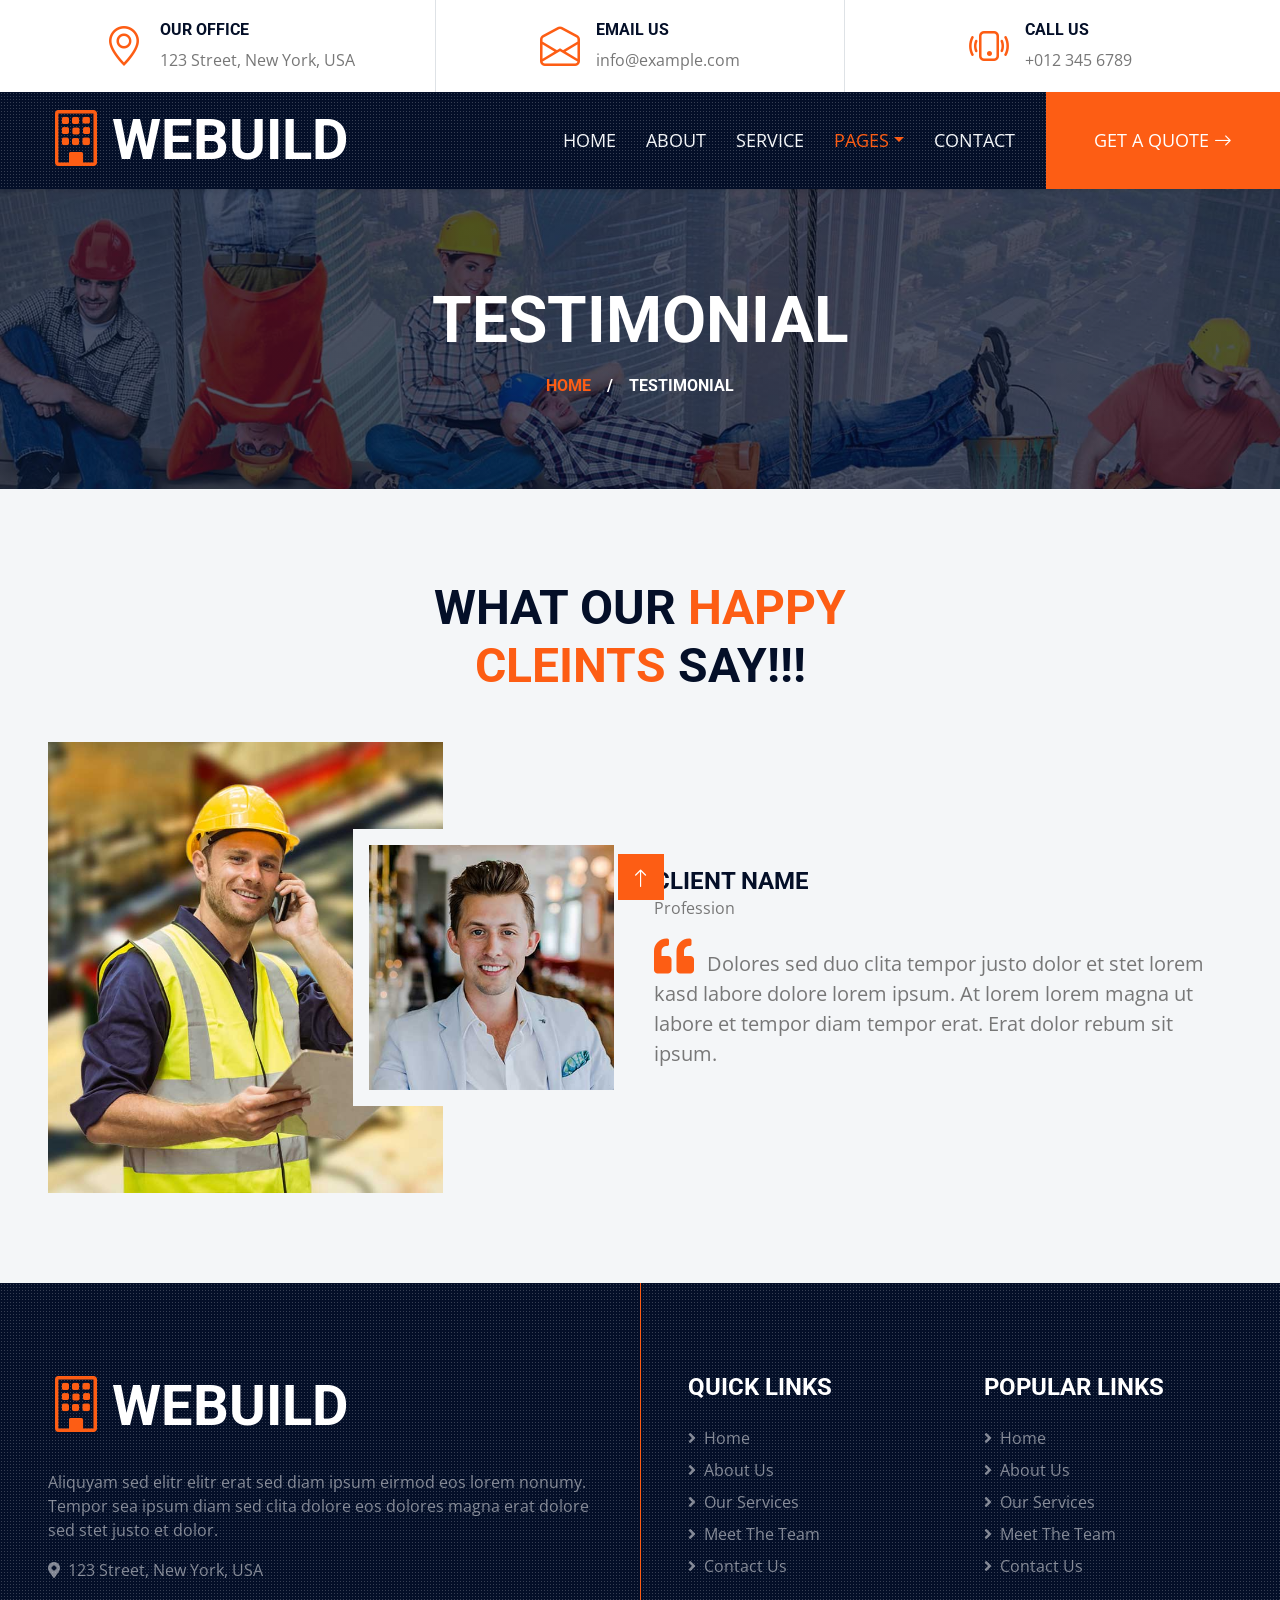
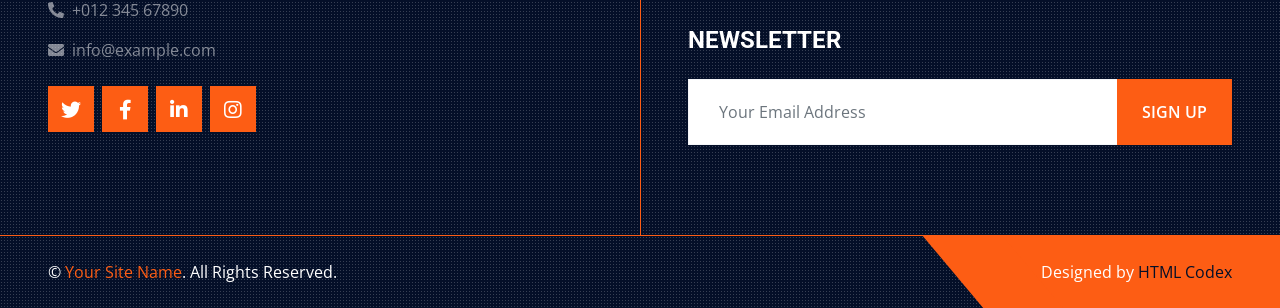
<file: testimonial.html>
<!DOCTYPE html>
<html lang="en">

<head>
    <meta charset="utf-8">
    <title>WEBUILD -  Construction Company Website Template Free</title>
    <meta content="width=device-width, initial-scale=1.0" name="viewport">
    <meta content="Free HTML Templates" name="keywords">
    <meta content="Free HTML Templates" name="description">

    <!-- Favicon -->
    <link href="img/favicon.ico" rel="icon">

    <!-- Google Web Fonts -->
    <link rel="preconnect" href="https://fonts.gstatic.com">
    <link href="https://fonts.googleapis.com/css2?family=Open+Sans:wght@400;600&family=Roboto:wght@500;700&display=swap" rel="stylesheet"> 

    <!-- Icon Font Stylesheet -->
    <link href="https://cdnjs.cloudflare.com/ajax/libs/font-awesome/5.15.0/css/all.min.css" rel="stylesheet">
    <link href="https://cdn.jsdelivr.net/npm/bootstrap-icons@1.4.1/font/bootstrap-icons.css" rel="stylesheet">

    <!-- Libraries Stylesheet -->
    <link href="lib/owlcarousel/assets/owl.carousel.min.css" rel="stylesheet">
    <link href="lib/tempusdominus/css/tempusdominus-bootstrap-4.min.css" rel="stylesheet" />
    <link href="lib/lightbox/css/lightbox.min.css" rel="stylesheet">

    <!-- Customized Bootstrap Stylesheet -->
    <link href="css/bootstrap.min.css" rel="stylesheet">

    <!-- Template Stylesheet -->
    <link href="css/style.css" rel="stylesheet">
</head>

<body>
    <!-- Topbar Start -->
    <div class="container-fluid px-5 d-none d-lg-block">
        <div class="row gx-5">
            <div class="col-lg-4 text-center py-3">
                <div class="d-inline-flex align-items-center">
                    <i class="bi bi-geo-alt fs-1 text-primary me-3"></i>
                    <div class="text-start">
                        <h6 class="text-uppercase fw-bold">Our Office</h6>
                        <span>123 Street, New York, USA</span>
                    </div>
                </div>
            </div>
            <div class="col-lg-4 text-center border-start border-end py-3">
                <div class="d-inline-flex align-items-center">
                    <i class="bi bi-envelope-open fs-1 text-primary me-3"></i>
                    <div class="text-start">
                        <h6 class="text-uppercase fw-bold">Email Us</h6>
                        <span>info@example.com</span>
                    </div>
                </div>
            </div>
            <div class="col-lg-4 text-center py-3">
                <div class="d-inline-flex align-items-center">
                    <i class="bi bi-phone-vibrate fs-1 text-primary me-3"></i>
                    <div class="text-start">
                        <h6 class="text-uppercase fw-bold">Call Us</h6>
                        <span>+012 345 6789</span>
                    </div>
                </div>
            </div>
        </div>
    </div>
    <!-- Topbar End -->


    <!-- Navbar Start -->
    <div class="container-fluid sticky-top bg-dark bg-light-radial shadow-sm px-5 pe-lg-0">
        <nav class="navbar navbar-expand-lg bg-dark bg-light-radial navbar-dark py-3 py-lg-0">
            <a href="index.html" class="navbar-brand">
                <h1 class="m-0 display-4 text-uppercase text-white"><i class="bi bi-building text-primary me-2"></i>WEBUILD</h1>
            </a>
            <button class="navbar-toggler" type="button" data-bs-toggle="collapse" data-bs-target="#navbarCollapse">
                <span class="navbar-toggler-icon"></span>
            </button>
            <div class="collapse navbar-collapse" id="navbarCollapse">
                <div class="navbar-nav ms-auto py-0">
                    <a href="index.html" class="nav-item nav-link">Home</a>
                    <a href="about.html" class="nav-item nav-link">About</a>
                    <a href="service.html" class="nav-item nav-link">Service</a>
                    <div class="nav-item dropdown">
                        <a href="#" class="nav-link dropdown-toggle active" data-bs-toggle="dropdown">Pages</a>
                        <div class="dropdown-menu m-0">
                            <a href="project.html" class="dropdown-item">Our Project</a>
                            <a href="team.html" class="dropdown-item">The Team</a>
                            <a href="testimonial.html" class="dropdown-item active">Testimonial</a>
                            <a href="blog.html" class="dropdown-item">Blog Grid</a>
                            <a href="detail.html" class="dropdown-item">Blog Detail</a>
                        </div>
                    </div>
                    <a href="contact.html" class="nav-item nav-link">Contact</a>
                    <a href="" class="nav-item nav-link bg-primary text-white px-5 ms-3 d-none d-lg-block">Get A Quote <i class="bi bi-arrow-right"></i></a>
                </div>
            </div>
        </nav>
    </div>
    <!-- Navbar End -->


    <!-- Page Header Start -->
    <div class="container-fluid page-header">
        <h1 class="display-3 text-uppercase text-white mb-3">Testimonial</h1>
        <div class="d-inline-flex text-white">
            <h6 class="text-uppercase m-0"><a href="">Home</a></h6>
            <h6 class="text-white m-0 px-3">/</h6>
            <h6 class="text-uppercase text-white m-0">Testimonial</h6>
        </div>
    </div>
    <!-- Page Header Start -->


    <!-- Testimonial Start -->
    <div class="container-fluid bg-light py-6 px-5">
        <div class="text-center mx-auto mb-5" style="max-width: 600px;">
            <h1 class="display-5 text-uppercase mb-4">What Our <span class="text-primary">Happy Cleints</span> Say!!!</h1>
        </div>
        <div class="row gx-0 align-items-center">
            <div class="col-xl-4 col-lg-5 d-none d-lg-block">
                <img class="img-fluid w-100 h-100" src="img/testimonial.jpg">
            </div>
            <div class="col-xl-8 col-lg-7 col-md-12">
                <div class="testimonial bg-light">
                    <div class="owl-carousel testimonial-carousel">
                        <div class="row gx-4 align-items-center">
                            <div class="col-xl-4 col-lg-5 col-md-5">
                                <img class="img-fluid w-100 h-100 bg-light p-lg-3 mb-4 mb-md-0" src="img/testimonial-1.jpg" alt="">
                            </div>
                            <div class="col-xl-8 col-lg-7 col-md-7">
                                <h4 class="text-uppercase mb-0">Client Name</h4>
                                <p>Profession</p>
                                <p class="fs-5 mb-0"><i class="fa fa-2x fa-quote-left text-primary me-2"></i> Dolores sed duo
                                    clita tempor justo dolor et stet lorem kasd labore dolore lorem ipsum. At lorem
                                    lorem magna ut labore et tempor diam tempor erat. Erat dolor rebum sit
                                    ipsum.</p>
                            </div>
                        </div>
                        <div class="row gx-4 align-items-center">
                            <div class="col-xl-4 col-lg-5 col-md-5">
                                <img class="img-fluid w-100 h-100 bg-light p-lg-3 mb-4 mb-md-0" src="img/testimonial-2.jpg" alt="">
                            </div>
                            <div class="col-xl-8 col-lg-7 col-md-7">
                                <h4 class="text-uppercase mb-0">Client Name</h4>
                                <p>Profession</p>
                                <p class="fs-5 mb-0"><i class="fa fa-2x fa-quote-left text-primary me-2"></i> Dolores sed duo
                                    clita tempor justo dolor et stet lorem kasd labore dolore lorem ipsum. At lorem
                                    lorem magna ut labore et tempor diam tempor erat. Erat dolor rebum sit
                                    ipsum.</p>
                            </div>
                        </div>
                    </div>
                </div>
            </div>
        </div>
    </div>
    <!-- Testimonial End -->


    <!-- Footer Start -->
    <div class="footer container-fluid position-relative bg-dark bg-light-radial text-white-50 py-6 px-5">
        <div class="row g-5">
            <div class="col-lg-6 pe-lg-5">
                <a href="index.html" class="navbar-brand">
                    <h1 class="m-0 display-4 text-uppercase text-white"><i class="bi bi-building text-primary me-2"></i>WEBUILD</h1>
                </a>
                <p>Aliquyam sed elitr elitr erat sed diam ipsum eirmod eos lorem nonumy. Tempor sea ipsum diam  sed clita dolore eos dolores magna erat dolore sed stet justo et dolor.</p>
                <p><i class="fa fa-map-marker-alt me-2"></i>123 Street, New York, USA</p>
                <p><i class="fa fa-phone-alt me-2"></i>+012 345 67890</p>
                <p><i class="fa fa-envelope me-2"></i>info@example.com</p>
                <div class="d-flex justify-content-start mt-4">
                    <a class="btn btn-lg btn-primary btn-lg-square rounded-0 me-2" href="#"><i class="fab fa-twitter"></i></a>
                    <a class="btn btn-lg btn-primary btn-lg-square rounded-0 me-2" href="#"><i class="fab fa-facebook-f"></i></a>
                    <a class="btn btn-lg btn-primary btn-lg-square rounded-0 me-2" href="#"><i class="fab fa-linkedin-in"></i></a>
                    <a class="btn btn-lg btn-primary btn-lg-square rounded-0" href="#"><i class="fab fa-instagram"></i></a>
                </div>
            </div>
            <div class="col-lg-6 ps-lg-5">
                <div class="row g-5">
                    <div class="col-sm-6">
                        <h4 class="text-white text-uppercase mb-4">Quick Links</h4>
                        <div class="d-flex flex-column justify-content-start">
                            <a class="text-white-50 mb-2" href="#"><i class="fa fa-angle-right me-2"></i>Home</a>
                            <a class="text-white-50 mb-2" href="#"><i class="fa fa-angle-right me-2"></i>About Us</a>
                            <a class="text-white-50 mb-2" href="#"><i class="fa fa-angle-right me-2"></i>Our Services</a>
                            <a class="text-white-50 mb-2" href="#"><i class="fa fa-angle-right me-2"></i>Meet The Team</a>
                            <a class="text-white-50" href="#"><i class="fa fa-angle-right me-2"></i>Contact Us</a>
                        </div>
                    </div>
                    <div class="col-sm-6">
                        <h4 class="text-white text-uppercase mb-4">Popular Links</h4>
                        <div class="d-flex flex-column justify-content-start">
                            <a class="text-white-50 mb-2" href="#"><i class="fa fa-angle-right me-2"></i>Home</a>
                            <a class="text-white-50 mb-2" href="#"><i class="fa fa-angle-right me-2"></i>About Us</a>
                            <a class="text-white-50 mb-2" href="#"><i class="fa fa-angle-right me-2"></i>Our Services</a>
                            <a class="text-white-50 mb-2" href="#"><i class="fa fa-angle-right me-2"></i>Meet The Team</a>
                            <a class="text-white-50" href="#"><i class="fa fa-angle-right me-2"></i>Contact Us</a>
                        </div>
                    </div>
                    <div class="col-sm-12">
                        <h4 class="text-white text-uppercase mb-4">Newsletter</h4>
                        <div class="w-100">
                            <div class="input-group">
                                <input type="text" class="form-control border-light" style="padding: 20px 30px;" placeholder="Your Email Address"><button class="btn btn-primary px-4">Sign Up</button>
                            </div>
                        </div>
                    </div>
                </div>
            </div>
        </div>
    </div>
    <div class="container-fluid bg-dark bg-light-radial text-white border-top border-primary px-0">
        <div class="d-flex flex-column flex-md-row justify-content-between">
            <div class="py-4 px-5 text-center text-md-start">
                <p class="mb-0">&copy; <a class="text-primary" href="#">Your Site Name</a>. All Rights Reserved.</p>
            </div>
            <div class="py-4 px-5 bg-primary footer-shape position-relative text-center text-md-end">
                <p class="mb-0">Designed by <a class="text-dark" href="https://htmlcodex.com">HTML Codex</a></p>
            </div>
        </div>
    </div>
    <!-- Footer End -->


    <!-- Back to Top -->
    <a href="#" class="btn btn-lg btn-primary btn-lg-square back-to-top"><i class="bi bi-arrow-up"></i></a>


    <!-- JavaScript Libraries -->
    <script src="https://code.jquery.com/jquery-3.4.1.min.js"></script>
    <script src="https://cdn.jsdelivr.net/npm/bootstrap@5.0.0/dist/js/bootstrap.bundle.min.js"></script>
    <script src="lib/easing/easing.min.js"></script>
    <script src="lib/waypoints/waypoints.min.js"></script>
    <script src="lib/owlcarousel/owl.carousel.min.js"></script>
    <script src="lib/tempusdominus/js/moment.min.js"></script>
    <script src="lib/tempusdominus/js/moment-timezone.min.js"></script>
    <script src="lib/tempusdominus/js/tempusdominus-bootstrap-4.min.js"></script>
    <script src="lib/isotope/isotope.pkgd.min.js"></script>
    <script src="lib/lightbox/js/lightbox.min.js"></script>

    <!-- Template Javascript -->
    <script src="js/main.js"></script>
</body>

</html>
</file>
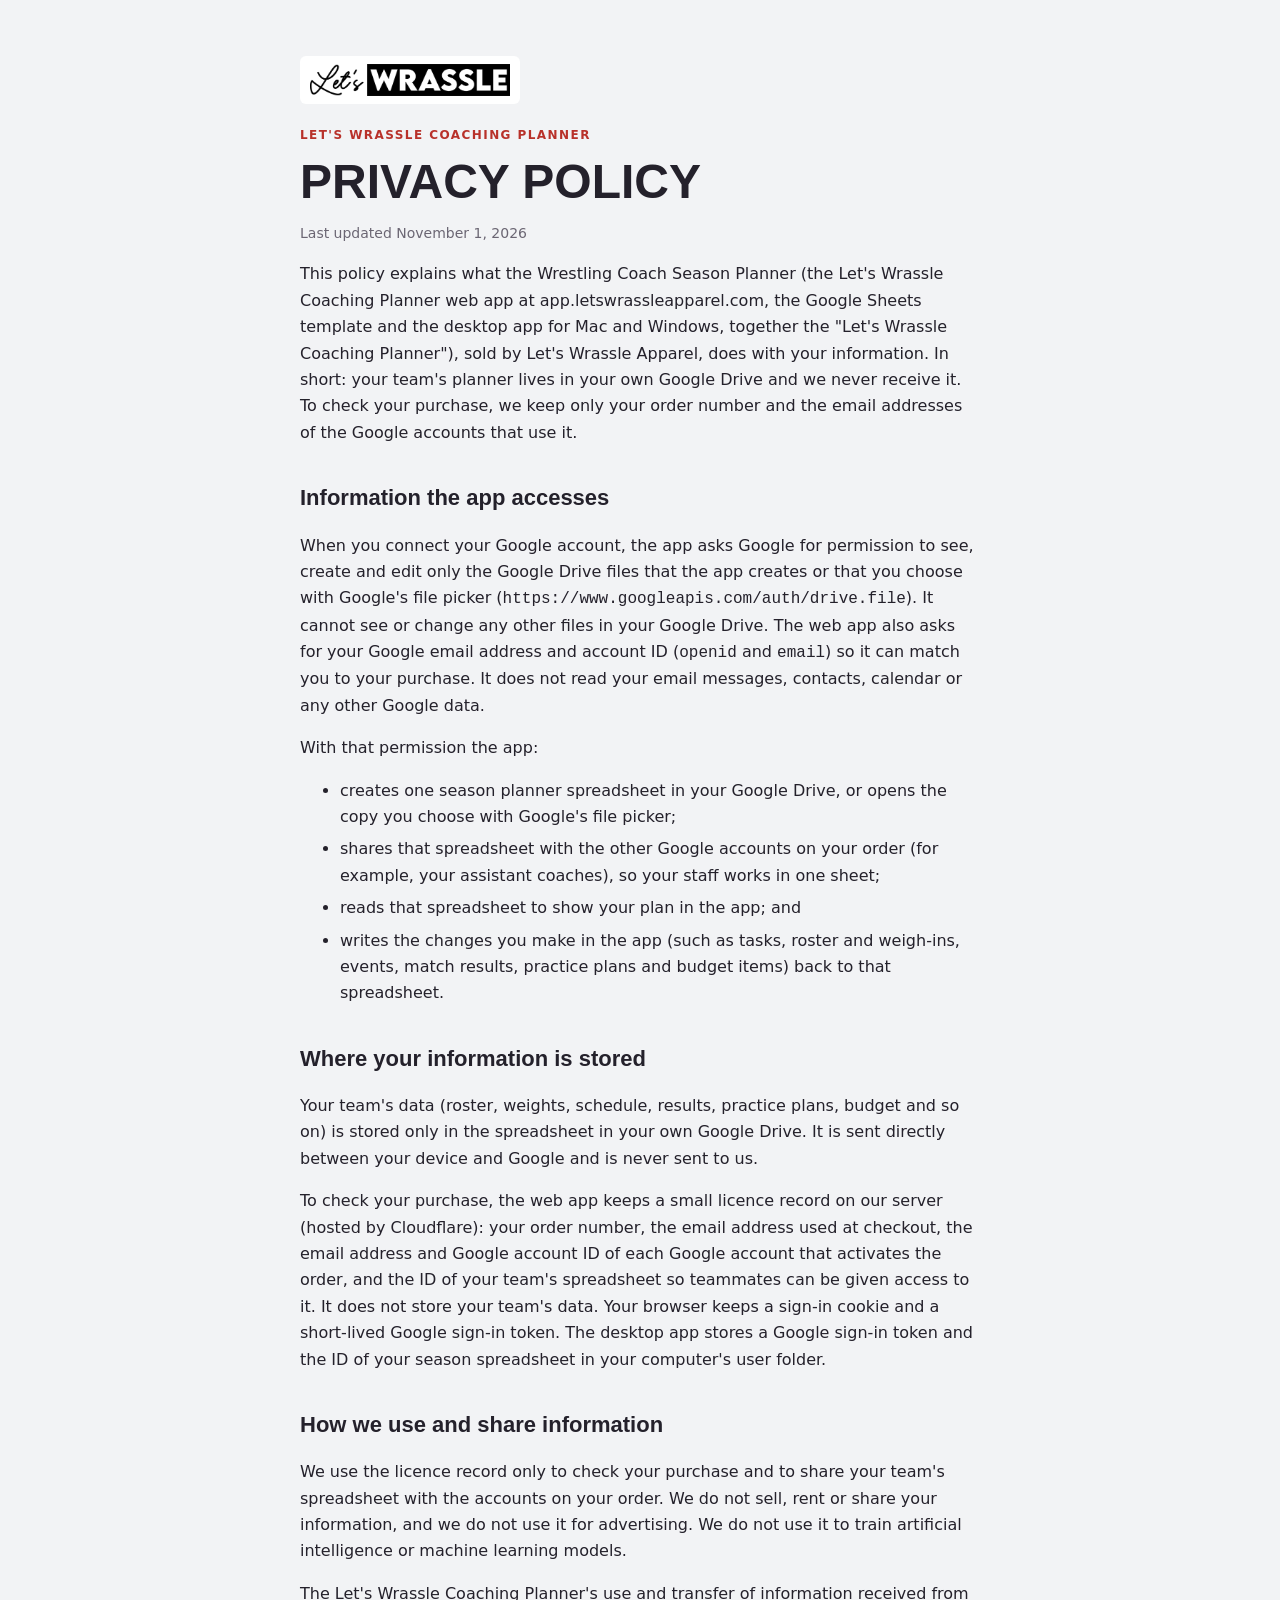
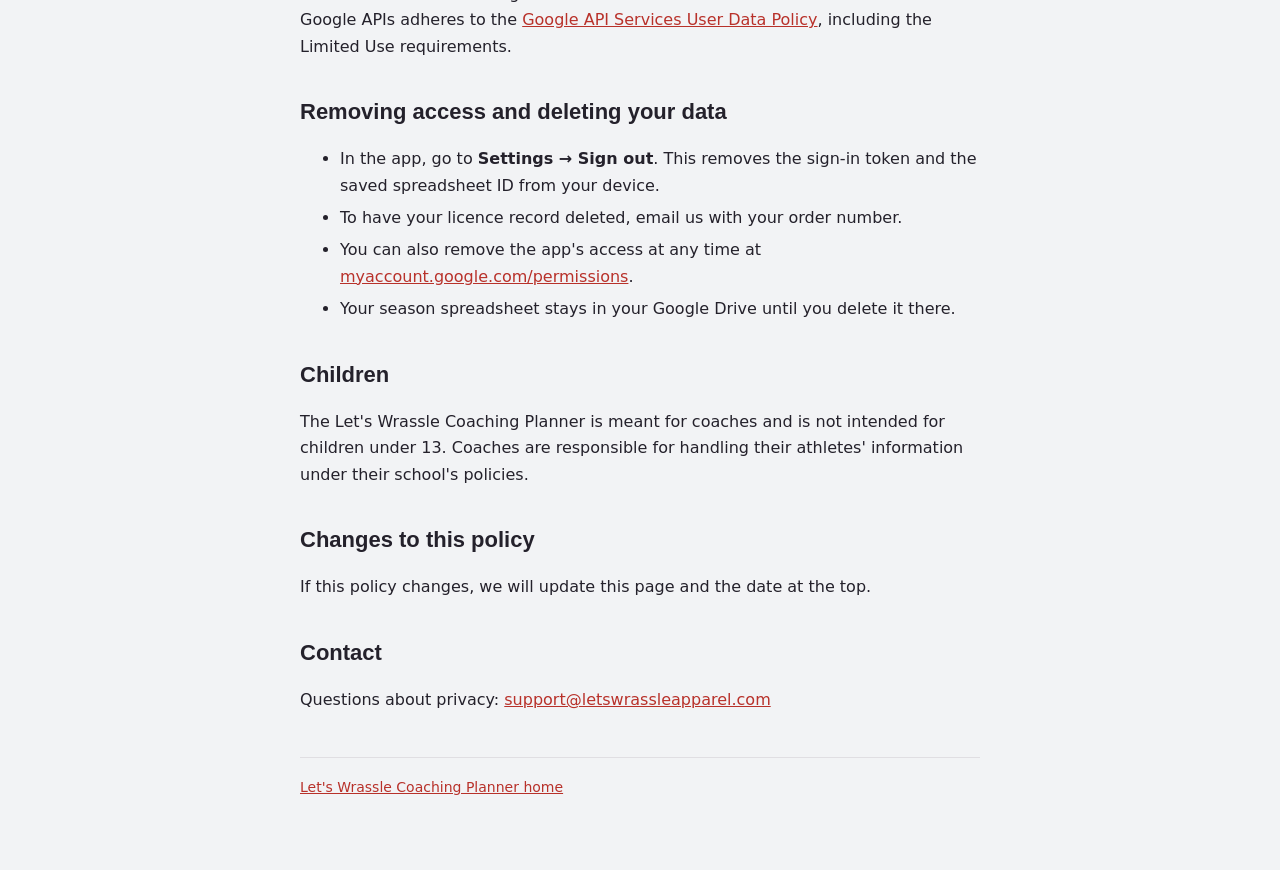
<file: coach-planner/privacy.html>
<!doctype html>
<html lang="en">
<head>
<meta charset="utf-8">
<meta name="viewport" content="width=device-width, initial-scale=1">
<title>Let's Wrassle Coaching Planner Privacy Policy</title>
<style>
:root { --bg:#F2F3F5; --ink:#24212B; --muted:#6B6673; --line:#E0DEE2; --accent:#B8312A; --display:'Arial Narrow','Helvetica Neue',Arial,sans-serif; --body:system-ui,-apple-system,'Segoe UI',sans-serif; }
@media (prefers-color-scheme: dark) { :root { --bg:#141317; --ink:#EDEBF0; --muted:#A29EAA; --line:#322F38; --accent:#EE7A72; } }
* { box-sizing:border-box; }
body { margin:0; background:var(--bg); color:var(--ink); font:16px/1.65 var(--body); }
main { max-width:720px; margin:0 auto; padding:56px 20px 72px; }
.eyebrow { font-size:12px; letter-spacing:.12em; text-transform:uppercase; color:var(--accent); font-weight:600; }
h1 { font-family:var(--display); font-weight:700; text-transform:uppercase; font-size:clamp(34px,6vw,48px); line-height:1.1; margin:10px 0 6px; }
h2 { font-family:var(--display); font-weight:700; font-size:22px; margin:34px 0 8px; }
.updated { color:var(--muted); font-size:14px; }
a { color:var(--accent); }
li { margin:6px 0; }
footer { margin-top:44px; padding-top:18px; border-top:1px solid var(--line); color:var(--muted); font-size:14px; }
</style>
</head>
<body>
<main>
  <a href="./"><img src="logo.png" alt="Let's Wrassle" style="width:220px;height:auto;display:block;margin-bottom:22px;background:#fff;padding:8px 10px;border-radius:6px"></a>
  <div class="eyebrow"><a href="./" style="text-decoration:none">Let's Wrassle Coaching Planner</a></div>
  <h1>Privacy policy</h1>
  <p class="updated">Last updated November 1, 2026</p>

  <p>This policy explains what the Wrestling Coach Season Planner (the Let's Wrassle Coaching Planner web app at app.letswrassleapparel.com, the Google Sheets template and the desktop app for Mac and Windows, together the "Let's Wrassle Coaching Planner"), sold by Let's Wrassle Apparel, does with your information. In short: your team's planner lives in your own Google Drive and we never receive it. To check your purchase, we keep only your order number and the email addresses of the Google accounts that use it.</p>

  <h2>Information the app accesses</h2>
  <p>When you connect your Google account, the app asks Google for permission to see, create and edit only the Google Drive files that the app creates or that you choose with Google's file picker (<code>https://www.googleapis.com/auth/drive.file</code>). It cannot see or change any other files in your Google Drive. The web app also asks for your Google email address and account ID (<code>openid</code> and <code>email</code>) so it can match you to your purchase. It does not read your email messages, contacts, calendar or any other Google data.</p>
  <p>With that permission the app:</p>
  <ul>
    <li>creates one season planner spreadsheet in your Google Drive, or opens the copy you choose with Google's file picker;</li>
    <li>shares that spreadsheet with the other Google accounts on your order (for example, your assistant coaches), so your staff works in one sheet;</li>
    <li>reads that spreadsheet to show your plan in the app; and</li>
    <li>writes the changes you make in the app (such as tasks, roster and weigh-ins, events, match results, practice plans and budget items) back to that spreadsheet.</li>
  </ul>

  <h2>Where your information is stored</h2>
  <p>Your team's data (roster, weights, schedule, results, practice plans, budget and so on) is stored only in the spreadsheet in your own Google Drive. It is sent directly between your device and Google and is never sent to us.</p>
  <p>To check your purchase, the web app keeps a small licence record on our server (hosted by Cloudflare): your order number, the email address used at checkout, the email address and Google account ID of each Google account that activates the order, and the ID of your team's spreadsheet so teammates can be given access to it. It does not store your team's data. Your browser keeps a sign-in cookie and a short-lived Google sign-in token. The desktop app stores a Google sign-in token and the ID of your season spreadsheet in your computer's user folder.</p>

  <h2>How we use and share information</h2>
  <p>We use the licence record only to check your purchase and to share your team's spreadsheet with the accounts on your order. We do not sell, rent or share your information, and we do not use it for advertising. We do not use it to train artificial intelligence or machine learning models.</p>
  <p>The Let's Wrassle Coaching Planner's use and transfer of information received from Google APIs adheres to the <a href="https://developers.google.com/terms/api-services-user-data-policy">Google API Services User Data Policy</a>, including the Limited Use requirements.</p>

  <h2>Removing access and deleting your data</h2>
  <ul>
    <li>In the app, go to <strong>Settings → Sign out</strong>. This removes the sign-in token and the saved spreadsheet ID from your device.</li>
    <li>To have your licence record deleted, email us with your order number.</li>
    <li>You can also remove the app's access at any time at <a href="https://myaccount.google.com/permissions">myaccount.google.com/permissions</a>.</li>
    <li>Your season spreadsheet stays in your Google Drive until you delete it there.</li>
  </ul>

  <h2>Children</h2>
  <p>The Let's Wrassle Coaching Planner is meant for coaches and is not intended for children under 13. Coaches are responsible for handling their athletes' information under their school's policies.</p>

  <h2>Changes to this policy</h2>
  <p>If this policy changes, we will update this page and the date at the top.</p>

  <h2>Contact</h2>
  <p>Questions about privacy: <a href="mailto:support@letswrassleapparel.com">support@letswrassleapparel.com</a></p>

  <footer><a href="./">Let's Wrassle Coaching Planner home</a></footer>
</main>
</body>
</html>
</file>
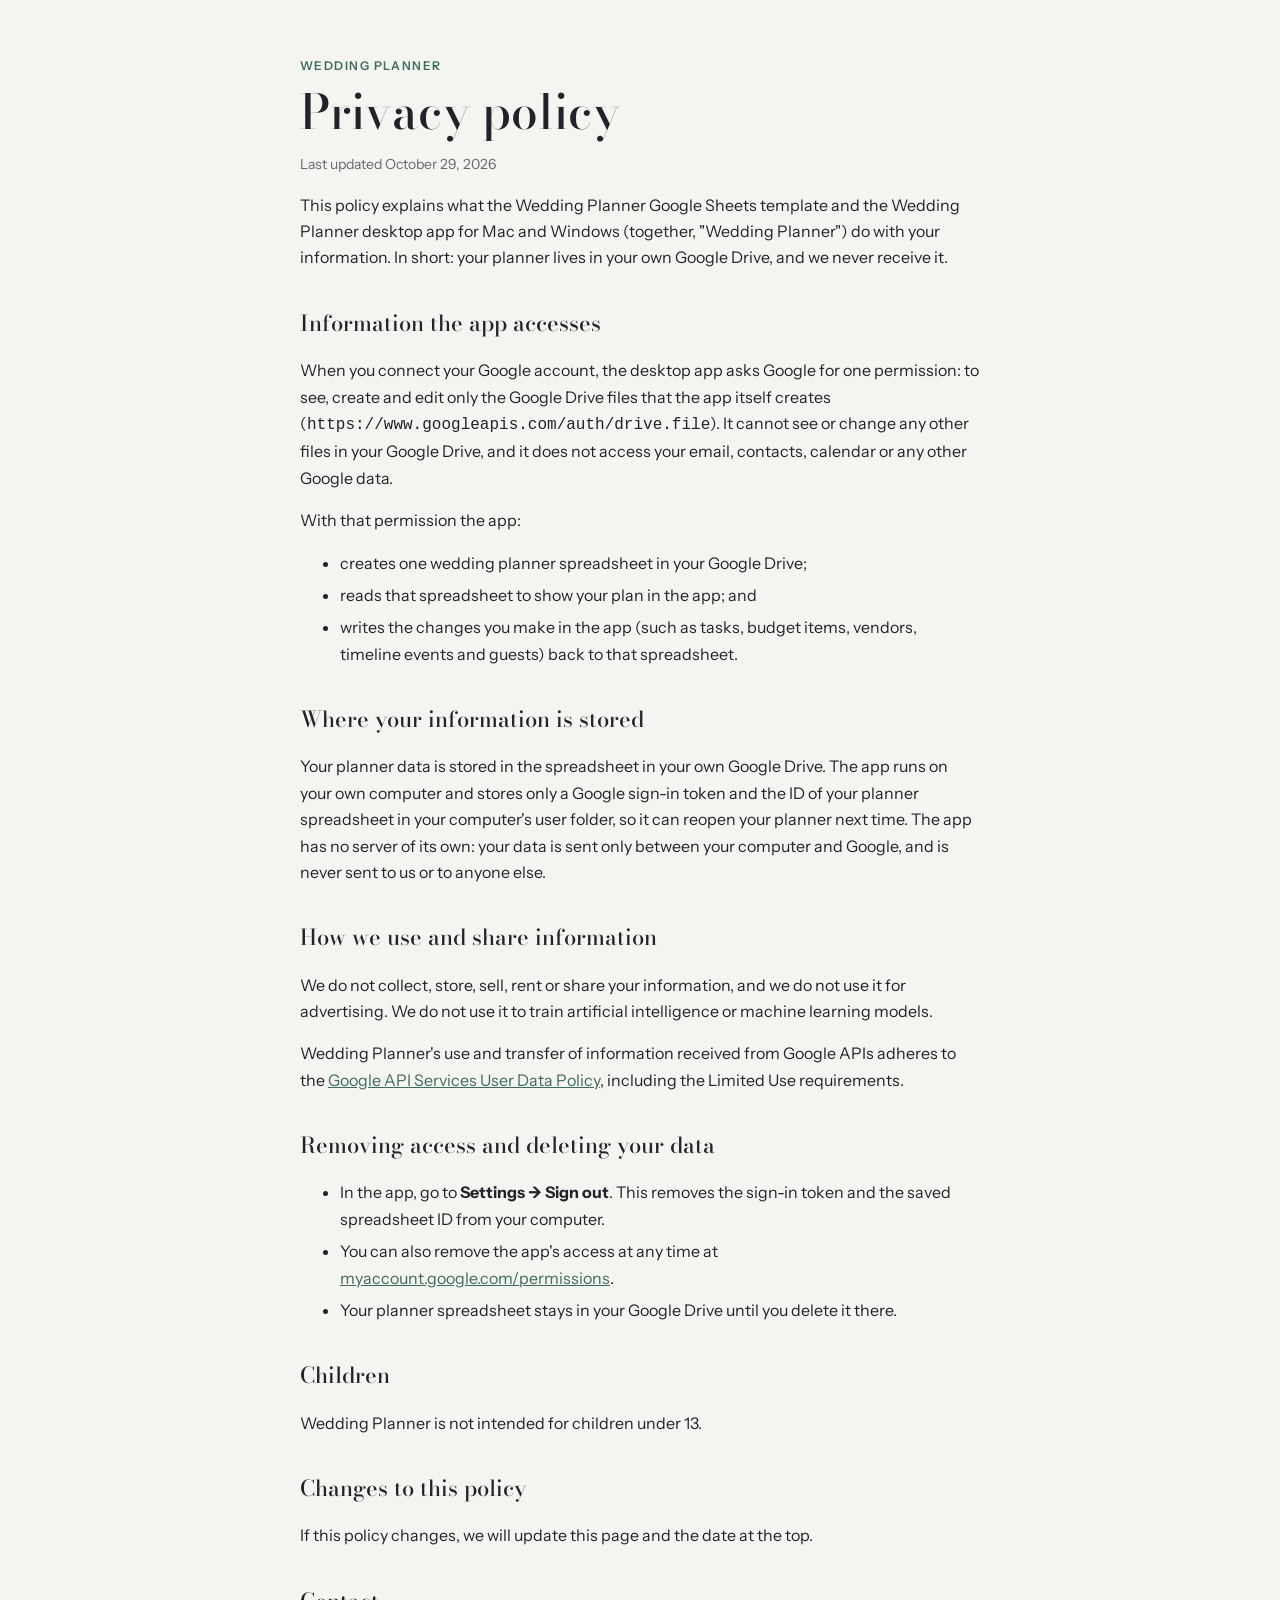
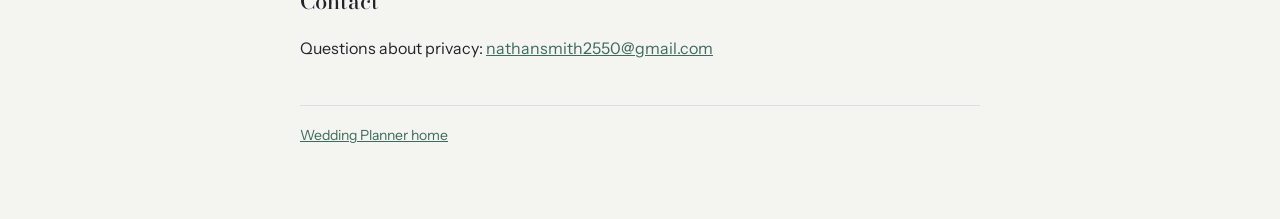
<file: wedding-planner/privacy.html>
<!doctype html>
<html lang="en">
<head>
<meta charset="utf-8">
<meta name="viewport" content="width=device-width, initial-scale=1">
<title>Wedding Planner Privacy Policy</title>
<link rel="preconnect" href="https://fonts.googleapis.com">
<link rel="preconnect" href="https://fonts.gstatic.com" crossorigin>
<link href="https://fonts.googleapis.com/css2?family=Bodoni+Moda:opsz,wght@6..96,400..600&family=Instrument+Sans:wght@400;500;600&display=swap" rel="stylesheet">
<style>
:root { --bg:#F4F4F1; --ink:#24212B; --muted:#6B6673; --line:#E0DEE2; --accent:#3D6B5C; --display:'Bodoni Moda',Georgia,serif; --body:'Instrument Sans',system-ui,-apple-system,'Segoe UI',sans-serif; }
@media (prefers-color-scheme: dark) { :root { --bg:#141317; --ink:#EDEBF0; --muted:#A29EAA; --line:#322F38; --accent:#8FC3B1; } }
* { box-sizing:border-box; }
body { margin:0; background:var(--bg); color:var(--ink); font:16px/1.65 var(--body); }
main { max-width:720px; margin:0 auto; padding:56px 20px 72px; }
.eyebrow { font-size:12px; letter-spacing:.12em; text-transform:uppercase; color:var(--accent); font-weight:600; }
h1 { font-family:var(--display); font-weight:500; font-size:clamp(34px,6vw,48px); line-height:1.1; margin:10px 0 6px; }
h2 { font-family:var(--display); font-weight:500; font-size:22px; margin:34px 0 8px; }
.updated { color:var(--muted); font-size:14px; }
a { color:var(--accent); }
li { margin:6px 0; }
footer { margin-top:44px; padding-top:18px; border-top:1px solid var(--line); color:var(--muted); font-size:14px; }
</style>
</head>
<body>
<main>
  <div class="eyebrow"><a href="./" style="text-decoration:none">Wedding Planner</a></div>
  <h1>Privacy policy</h1>
  <p class="updated">Last updated October 29, 2026</p>

  <p>This policy explains what the Wedding Planner Google Sheets template and the Wedding Planner desktop app for Mac and Windows (together, "Wedding Planner") do with your information. In short: your planner lives in your own Google Drive, and we never receive it.</p>

  <h2>Information the app accesses</h2>
  <p>When you connect your Google account, the desktop app asks Google for one permission: to see, create and edit only the Google Drive files that the app itself creates (<code>https://www.googleapis.com/auth/drive.file</code>). It cannot see or change any other files in your Google Drive, and it does not access your email, contacts, calendar or any other Google data.</p>
  <p>With that permission the app:</p>
  <ul>
    <li>creates one wedding planner spreadsheet in your Google Drive;</li>
    <li>reads that spreadsheet to show your plan in the app; and</li>
    <li>writes the changes you make in the app (such as tasks, budget items, vendors, timeline events and guests) back to that spreadsheet.</li>
  </ul>

  <h2>Where your information is stored</h2>
  <p>Your planner data is stored in the spreadsheet in your own Google Drive. The app runs on your own computer and stores only a Google sign-in token and the ID of your planner spreadsheet in your computer's user folder, so it can reopen your planner next time. The app has no server of its own: your data is sent only between your computer and Google, and is never sent to us or to anyone else.</p>

  <h2>How we use and share information</h2>
  <p>We do not collect, store, sell, rent or share your information, and we do not use it for advertising. We do not use it to train artificial intelligence or machine learning models.</p>
  <p>Wedding Planner's use and transfer of information received from Google APIs adheres to the <a href="https://developers.google.com/terms/api-services-user-data-policy">Google API Services User Data Policy</a>, including the Limited Use requirements.</p>

  <h2>Removing access and deleting your data</h2>
  <ul>
    <li>In the app, go to <strong>Settings → Sign out</strong>. This removes the sign-in token and the saved spreadsheet ID from your computer.</li>
    <li>You can also remove the app's access at any time at <a href="https://myaccount.google.com/permissions">myaccount.google.com/permissions</a>.</li>
    <li>Your planner spreadsheet stays in your Google Drive until you delete it there.</li>
  </ul>

  <h2>Children</h2>
  <p>Wedding Planner is not intended for children under 13.</p>

  <h2>Changes to this policy</h2>
  <p>If this policy changes, we will update this page and the date at the top.</p>

  <h2>Contact</h2>
  <p>Questions about privacy: <a href="mailto:nathansmith2550@gmail.com">nathansmith2550@gmail.com</a></p>

  <footer><a href="./">Wedding Planner home</a></footer>
</main>
</body>
</html>
</file>
<file: css/style.css>
/********** Template CSS **********/
:root {
    --primary: #FD5D14;
    --secondary: #FDBE33;
    --light: #F4F6F8;
    --dark: #040F28;
}

.pt-6 {
    padding-top: 90px;
}

.pb-6 {
    padding-bottom: 90px;
}

.py-6 {
    padding-top: 90px;
    padding-bottom: 90px;
}

.btn {
    position: relative;
    font-weight: 600;
    text-transform: uppercase;
    transition: .5s;
}

.btn::after {
    position: absolute;
    content: "";
    width: 0;
    height: 5px;
    bottom: -1px;
    left: 50%;
    background: var(--primary);
    transition: .5s;
}

.btn.btn-primary::after {
    background: var(--dark);
}

.btn:hover::after,
.btn.active::after {
    width: 50%;
    left: 25%;
}

.btn-primary {
    color: #FFFFFF;
}

.btn-square {
    width: 36px;
    height: 36px;
}

.btn-sm-square {
    width: 28px;
    height: 28px;
}

.btn-lg-square {
    width: 46px;
    height: 46px;
}

.btn-square,
.btn-sm-square,
.btn-lg-square {
    padding-left: 0;
    padding-right: 0;
    text-align: center;
}

.back-to-top {
    position: fixed;
    display: none;
    left: 50%;
    bottom: 0;
    margin-left: -22px;
    border-radius: 0;
    z-index: 99;
}

.bg-dark-radial {
    background-image: -webkit-repeating-radial-gradient(center center, rgba(0, 0, 0, 0.3), rgba(0, 0, 0, 0.3) 1px, transparent 1px, transparent 100%);
    background-image: -moz-repeating-radial-gradient(center center, rgba(0, 0, 0, 0.3), rgba(0, 0, 0, 0.3) 1px, transparent 1px, transparent 100%);
    background-image: -ms-repeating-radial-gradient(center center, rgba(0, 0, 0, 0.3), rgba(0, 0, 0, 0.3) 1px, transparent 1px, transparent 100%);
    background-image: -o-repeating-radial-gradient(center center, rgba(0, 0, 0, 0.3), rgba(0, 0, 0, 0.3) 1px, transparent 1px, transparent 100%);
    background-image: repeating-radial-gradient(center center, rgba(0, 0, 0, 0.3), rgba(0, 0, 0, 0.3) 1px, transparent 1px, transparent 100%);
    background-size: 3px 3px;
}

.bg-light-radial {
    background-image: -webkit-repeating-radial-gradient(center center, rgba(256, 256, 256, 0.2), rgba(256, 256, 256, 0.2) 1px, transparent 1px, transparent 100%);
    background-image: -moz-repeating-radial-gradient(center center, rgba(256, 256, 256, 0.2), rgba(256, 256, 256, 0.2) 1px, transparent 1px, transparent 100%);
    background-image: -ms-repeating-radial-gradient(center center, rgba(256, 256, 256, 0.2), rgba(256, 256, 256, 0.2) 1px, transparent 1px, transparent 100%);
    background-image: -o-repeating-radial-gradient(center center, rgba(256, 256, 256, 0.2), rgba(256, 256, 256, 0.2) 1px, transparent 1px, transparent 100%);
    background-image: repeating-radial-gradient(center center, rgba(256, 256, 256, 0.2), rgba(256, 256, 256, 0.2) 1px, transparent 1px, transparent 100%);
    background-size: 3px 3px;
}

.navbar-dark .navbar-nav .nav-link {
    position: relative;
    padding: 35px 15px;
    font-size: 18px;
    text-transform: uppercase;
    color: var(--light);
    outline: none;
    transition: .5s;
}

.navbar-dark .navbar-nav .nav-link:hover,
.navbar-dark .navbar-nav .nav-link.active {
    color: var(--primary);
}

@media (max-width: 991.98px) {
    .navbar-dark .navbar-nav .nav-link  {
        margin-left: 0;
        padding: 10px 0;
    }
}

.carousel-caption {
    top: 0;
    left: 0;
    right: 0;
    bottom: 0;
    background: rgba(4, 15, 40, .7);
    z-index: 1;
}

@media (max-width: 576px) {
    .carousel-caption h4 {
        font-size: 18px;
        font-weight: 500 !important;
    }

    .carousel-caption h1 {
        font-size: 30px;
        font-weight: 600 !important;
    }
}

.page-header {
    height: 300px;
    display: flex;
    flex-direction: column;
    align-items: center;
    justify-content: center;
    background: linear-gradient(rgba(4, 15, 40, .7), rgba(4, 15, 40, .7)), url(../img/carousel-1.jpg) center center no-repeat;
    background-size: cover;
}

.service-item .service-icon {
    margin-top: -50px;
    width: 100px;
    height: 100px;
    display: flex;
    align-items: center;
    justify-content: center;
    border-radius: 100px;
}

.service-item .service-icon i {
    transition: .2s;
}

.service-item:hover .service-icon i {
    font-size: 60px;
}

.portfolio-item {
    margin-bottom: 60px;
}

.portfolio-title {
    position: absolute;
    display: flex;
    flex-direction: column;
    justify-content: center;
    height: 120px;
    padding: 0 30px;
    right: 30px;
    left: 30px;
    bottom: -60px;
    background: #FFFFFF;
    z-index: 3;
}

.portfolio-btn {
    position: absolute;
    display: inline-block;
    top: 50%;
    left: 50%;
    margin-top: -60px;
    margin-left: -60px;
    font-size: 120px;
    line-height: 0;
    transition: .1s;
    transition-delay: .3s;
    z-index: 2;
    opacity: 0;
}

.portfolio-item:hover .portfolio-btn {
    opacity: 1;
}

.portfolio-box::before,
.portfolio-box::after {
    position: absolute;
    content: "";
    width: 0;
    height: 100%;
    top: 0;
    transition: .5s;
    z-index: 1;
    background: rgba(4, 15, 40, .7);
}

.portfolio-box::before {
    left: 0;
}

.portfolio-box::after {
    right: 0;
}

.portfolio-item:hover .portfolio-box::before {
    left: 0;
    width: 50%;
}

.portfolio-item:hover .portfolio-box::after {
    right: 0;
    width: 50%;
}

@media (min-width: 992px) {
    .testimonial,
    .contact-form {
        margin-left: -90px;
    }
}

@media (min-width: 992px) {
    .footer::after {
        position: absolute;
        content: "";
        width: 1px;
        height: 100%;
        top: 0;
        left: 50%;
        background: var(--primary)
    }
}

.footer-shape::before {
    position: absolute;
    content: "";
    width: 80px;
    height: 100%;
    top: 0;
    left: -40px;
    background: var(--primary);
    transform: skew(40deg);
}
</file>
<file: leads-crm/styles.css>
/* Industry — design-system tokens and component classes. This file is the source of truth for the system's look; retune it here and see readme.md. */
@import url('https://fonts.googleapis.com/css2?family=Barlow:wght@400;500;700&family=Barlow+Condensed:wght@400;600&display=swap');

:root {
  --color-bg: #f2f2f3;
  --color-surface: #e9e9ea;
  --color-text: #1d1f20;
  --color-accent: #5980a6;
  --color-accent-2: #728fab;
  --color-divider: color-mix(in srgb, #1d1f20 16%, transparent);

  /* Tonal ramps — generated in OKLCH on one shared lightness scale, so the
     same step of any role matches the others in visual value. */
  --color-neutral-100: #f5f5f8;
  --color-neutral-200: #e7e7ea;
  --color-neutral-300: #d4d4d7;
  --color-neutral-400: #b7b7ba;
  --color-neutral-500: #98989b;
  --color-neutral-600: #7a7a7d;
  --color-neutral-700: #5d5d60;
  --color-neutral-800: #424244;
  --color-neutral-900: #2b2b2d;

  --color-accent-100: #eef6ff;
  --color-accent-200: #d6ebff;
  --color-accent-300: #b5d9fd;
  --color-accent-400: #94bce3;
  --color-accent-500: #749dc4;
  --color-accent-600: #597ea3;
  --color-accent-700: #416180;
  --color-accent-800: #2c455d;
  --color-accent-900: #1d2d3d;

  --color-accent-2-100: #eef6ff;
  --color-accent-2-200: #d6ebff;
  --color-accent-2-300: #bdd8f2;
  --color-accent-2-400: #9ebbd8;
  --color-accent-2-500: #7e9cb8;
  --color-accent-2-600: #627d98;
  --color-accent-2-700: #486077;
  --color-accent-2-800: #314457;
  --color-accent-2-900: #1f2d3a;

  --font-heading: "Barlow Condensed", system-ui, sans-serif;
  --font-heading-weight: 600;
  --font-body: "Barlow", system-ui, sans-serif;

  --space-1: 3.4px;
  --space-2: 6.8px;
  --space-3: 10.2px;
  --space-4: 13.6px;
  --space-6: 20.4px;
  --space-8: 27.2px;

  --radius-sm: 2px;
  --radius-md: 4px;
  --radius-lg: 7px;

  /* Elevation — derived from the ground: soft ink-tinted shadows on a
     light theme, a hairline edge + ambient darkness on a dark one. */
  --shadow-sm: 0 1px 2px color-mix(in srgb, #2b2b2d 14%, transparent);
  --shadow-md: 0 3px 10px color-mix(in srgb, #2b2b2d 16%, transparent);
  --shadow-lg: 0 12px 32px color-mix(in srgb, #2b2b2d 22%, transparent);
}

body {
  background: var(--color-bg);
  color: var(--color-text);
  font-family: var(--font-body);
}
h1, h2, h3, h4 { font-family: var(--font-heading); font-weight: var(--font-heading-weight); }

.blueprint {
  position: relative;
  border: 1px solid var(--color-divider);
  border-radius: 0;
}
/* The overlay image treatments (halftone, duotone) clip their overlay
   (overflow:hidden); a blueprint wrapper draws its registration marks
   outside the box, so when both classes share a wrapper the frame must
   win. */
.blueprint.halftone, .blueprint.plate, .blueprint.duotone { overflow: visible; }
.blueprint > .corner {
  position: absolute; width: 11px; height: 11px;
  color: color-mix(in srgb, var(--color-text) 55%, transparent);
}
.blueprint > .corner::before, .blueprint > .corner::after {
  content: ""; position: absolute; background: currentColor;
}
.blueprint > .corner::before { left: 5px; top: 0; width: 1px; height: 100%; }
.blueprint > .corner::after  { top: 5px; left: 0; width: 100%; height: 1px; }
.blueprint > .corner.tl { top: -6px; left: -6px; }
.blueprint > .corner.tr { top: -6px; right: -6px; }
.blueprint > .corner.bl { bottom: -6px; left: -6px; }
.blueprint > .corner.br { bottom: -6px; right: -6px; }

.duotone{position:relative;overflow:hidden}
.duotone::after{content:"";position:absolute;inset:0;pointer-events:none;
  background:var(--color-accent);mix-blend-mode:color}

/* ══════════════════════════════════════════════════════════════════════════
   Components — built with the tokens above. Plain CSS
   on plain HTML: no JavaScript, no build step. Each class is documented in
   readme.md and demonstrated in foundations/ and components/.
   ══════════════════════════════════════════════════════════════════════ */

*, *::before, *::after { box-sizing: border-box; }
body { margin: 0; font-size: 15px; line-height: 1.55; font-weight: 400; }
h1, h2, h3, h4, h5, h6 {
  font-family: var(--font-heading); font-weight: var(--font-heading-weight);
  line-height: 1.12; letter-spacing: -0.015em; margin: 0 0 var(--space-2);
}
h1 { font-size: 42px; }
h2 { font-size: 32px; }
h3 { font-size: 25px; }
h4 { font-size: 20px; }
h5 { font-size: 16px; }
h6 { font-size: 13px; }
h6 { letter-spacing: 0.08em; text-transform: uppercase; }
p { margin: 0 0 var(--space-3); }
a { color: var(--color-accent); text-underline-offset: 3px; }
img { display: block; max-width: 100%; }
figure { margin: 0; }
figcaption {
  font-size: 11px; margin-top: var(--space-1);
  color: color-mix(in srgb, var(--color-text) 55%, transparent);
}
.text-muted { color: color-mix(in srgb, var(--color-text) 55%, transparent); }
:focus { outline: none; }
:focus-visible { outline: 2px solid var(--color-accent); outline-offset: 2px; }
::selection { background: color-mix(in srgb, var(--color-accent) 30%, transparent); }

/* — rules — */
.hr {
  height: 1px; border: 0; margin: var(--space-4) 0;
  background: var(--color-divider);
}

/* — buttons — */
.btn {
  display: inline-flex; align-items: center; justify-content: center; gap: 6px;
  cursor: pointer; text-decoration: none;
  font-family: var(--font-heading); font-weight: var(--font-heading-weight);
  font-size: 14px; line-height: 1.2; color: var(--color-text); /* matches the .input's 14px —
     the pair sits side by side in sign-up rows */
  background: transparent; border: 1px solid transparent;
  padding: var(--space-2) calc(var(--space-3) * 1.2);
  border-radius: var(--radius-md);
}
.btn svg { display: block; }
.btn:disabled { opacity: 0.45; cursor: not-allowed; }
.btn-primary { background: var(--color-accent); color: var(--color-bg); }
.btn-primary:hover { background: var(--color-accent-600); }
.btn-primary:active { background: var(--color-accent-700); }
.btn-secondary { border-color: var(--color-divider); }
.btn-secondary:hover { background: color-mix(in srgb, var(--color-text) 7%, transparent); }
.btn-secondary:active { background: color-mix(in srgb, var(--color-text) 14%, transparent); }
.btn-ghost { color: var(--color-accent); padding-inline: var(--space-1); }
.btn-ghost:hover { background: color-mix(in srgb, var(--color-accent) 10%, transparent); }
.btn-ghost:active { background: color-mix(in srgb, var(--color-accent) 18%, transparent); }
.btn-icon { width: 36px; height: 36px; padding: 0; }
.btn-block { width: 100%; margin-top: var(--space-2); }

/* — forms — */
.field > label {
  display: block; font-size: 12px; margin-bottom: 5px;
  color: color-mix(in srgb, var(--color-text) 70%, transparent);
}
.input {
  width: 100%; min-height: 36px; padding: 6px 10px; font: inherit;
  font-size: 14px; color: var(--color-text); caret-color: var(--color-accent);
  background: var(--color-surface);
  border: 1px solid var(--color-divider); border-radius: var(--radius-md);
}
.input:hover { border-color: color-mix(in srgb, var(--color-text) 45%, transparent); }
.input:focus-visible { border-color: var(--color-accent); outline-offset: 0; }
textarea.input { min-height: 90px; resize: vertical; }
.radio { display: inline-flex; align-items: center; gap: 8px; cursor: pointer; font-size: 14px; }
.radio input, .seg-opt input {
  position: absolute; opacity: 0; width: 0; height: 0; pointer-events: none;
}
.radio .dot {
  width: 16px; height: 16px; flex: none; border-radius: 50%;
  border: 1.5px solid var(--color-divider);
}
.radio:hover .dot { border-color: var(--color-accent); }
.radio input:checked + .dot {
  border-color: var(--color-accent); background: var(--color-accent);
  box-shadow: inset 0 0 0 4px var(--color-bg);
}
.radio input:focus-visible + .dot { outline: 2px solid var(--color-accent); outline-offset: 2px; }
.seg {
  display: inline-flex; overflow: hidden;
  border: 1px solid var(--color-divider); border-radius: var(--radius-md);
}
.seg-opt {
  display: inline-flex; align-items: center; gap: 6px;
  padding: 7px 12px; font-size: 13px; cursor: pointer;
}
.seg-opt + .seg-opt { border-left: 1px solid var(--color-divider); }
.seg-opt:has(input:checked) { background: var(--color-accent); color: var(--color-bg); }
.seg-opt:not(:has(input:checked)):hover { background: color-mix(in srgb, var(--color-text) 7%, transparent); }
.seg-opt:has(input:focus-visible) { outline: 2px solid var(--color-accent); outline-offset: -2px; }

/* — cards — */
.card {
  display: flex; flex-direction: column; gap: var(--space-2);
  padding: var(--space-3); border-radius: var(--radius-md); background: var(--color-surface);
}
.card-kicker { font-size: 10px; letter-spacing: 0.1em; text-transform: uppercase; color: var(--color-accent); }
.card-title {
  font-family: var(--font-heading); font-weight: var(--font-heading-weight);
  font-size: 17px; line-height: 1.2;
}
.card-body { margin: 0; font-size: 13px; opacity: 0.8; flex: 1; }
.card-meta {
  display: flex; align-items: center; gap: 6px; font-size: 11px;
  color: color-mix(in srgb, var(--color-text) 50%, transparent);
}
.elev-sm { box-shadow: var(--shadow-sm); }
.elev-md { box-shadow: var(--shadow-md); }
.elev-lg { box-shadow: var(--shadow-lg); }

/* — tags — */
.tag {
  display: inline-flex; align-items: center; font-size: 11px;
  letter-spacing: 0.02em; padding: 3px 10px;
  border-radius: calc(var(--radius-md) * 0.75);
}
.tag-accent { background: var(--color-accent-100); color: var(--color-accent-800); }
.tag-accent-2 { background: var(--color-accent-2-100); color: var(--color-accent-2-800); }
.tag-neutral { background: var(--color-neutral-100); color: var(--color-neutral-800); }
.tag-outline { border: 1px solid var(--color-accent); color: var(--color-accent); }

/* — navigation — */
.nav {
  display: flex; align-items: center; gap: var(--space-4);
  padding: var(--space-3) var(--space-4);
  border-bottom: none;
}
.nav-brand {
  font-family: var(--font-heading); font-weight: var(--font-heading-weight);
  font-size: 18px; margin-right: auto;
}
.nav a { color: inherit; text-decoration: none; font-size: 14px; }
.nav a:hover, .nav a[aria-current='page'] { color: var(--color-accent); }

/* — tables — */
.table { width: 100%; border-collapse: collapse; font-size: 14px; }
.table th {
  text-align: left; font-size: 11px; letter-spacing: 0.08em; text-transform: uppercase;
  color: color-mix(in srgb, var(--color-text) 60%, transparent);
  padding: var(--space-2); border-bottom: 1px solid var(--color-divider);
}
.table td {
  padding: var(--space-2);
  border-bottom: 1px solid color-mix(in srgb, var(--color-text) 8%, transparent);
}
.table tbody tr:hover { background: color-mix(in srgb, var(--color-text) 4%, transparent); }

/* — dialog — */
.dialog-backdrop {
  position: fixed; inset: 0; display: grid; place-items: center;
  padding: var(--space-4);
  background: color-mix(in srgb, var(--color-neutral-900) 50%, transparent);
}
.dialog {
  width: min(440px, 100%); display: flex; flex-direction: column; gap: var(--space-3);
  padding: var(--space-4); border-radius: var(--radius-lg);
  background: var(--color-surface); box-shadow: var(--shadow-lg);
  max-height: calc(100vh - var(--space-4) * 2); overflow-y: auto;
}
.dialog-title {
  font-family: var(--font-heading); font-weight: var(--font-heading-weight);
  font-size: 20px;
}
.dialog-body { font-size: 14px; opacity: 0.85; }
.dialog-actions { display: flex; justify-content: flex-end; gap: var(--space-2); margin-top: var(--space-2); }

/* — blueprint frame: components are wireframe objects (see .blueprint
     and .corner above) — square, transparent, hairline-bordered — */
.card, .btn, .input, .tag, .seg, .dialog { border-radius: 0; }
.card { background: transparent; border: 1px solid var(--color-divider); }
.dialog { border: 1px solid var(--color-divider); }
.btn { border: 1px solid var(--color-divider); }
.btn-primary { border-color: var(--color-accent); }
.btn-ghost { border-color: transparent; }
</file>
